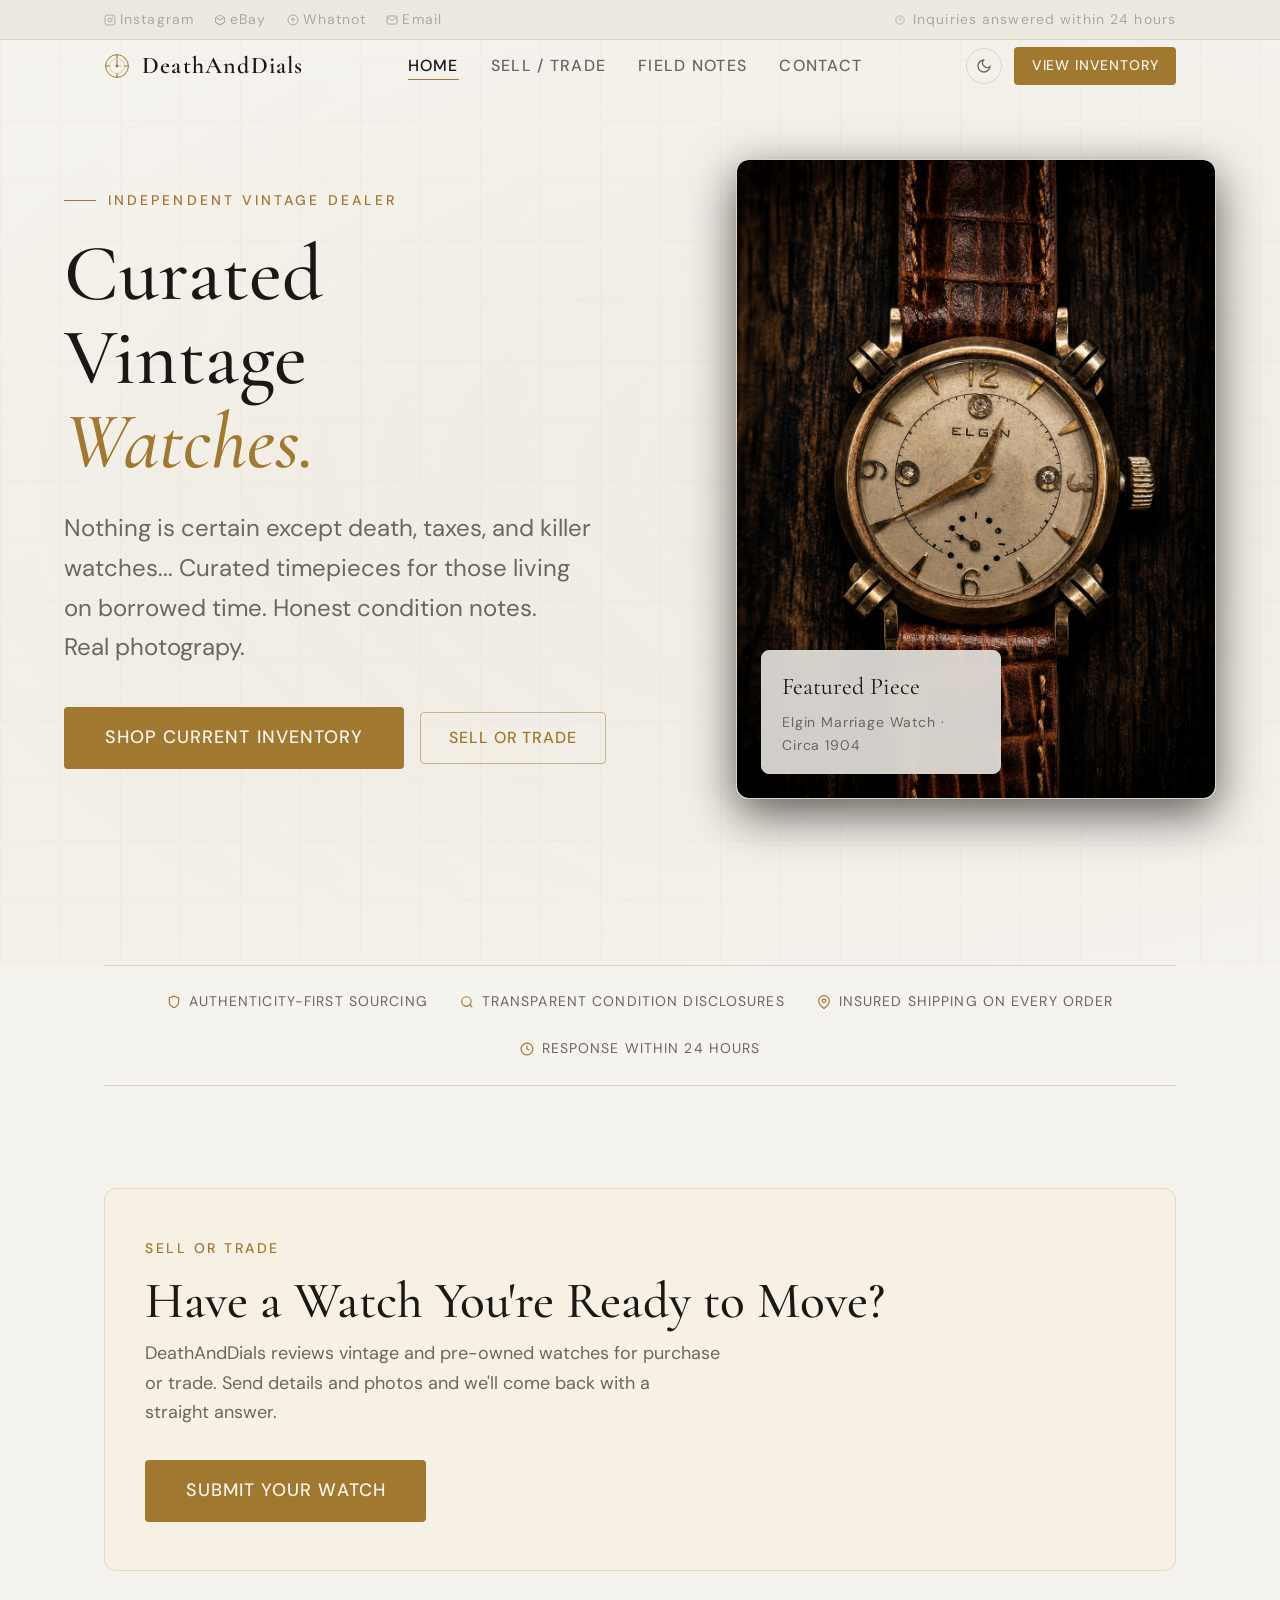
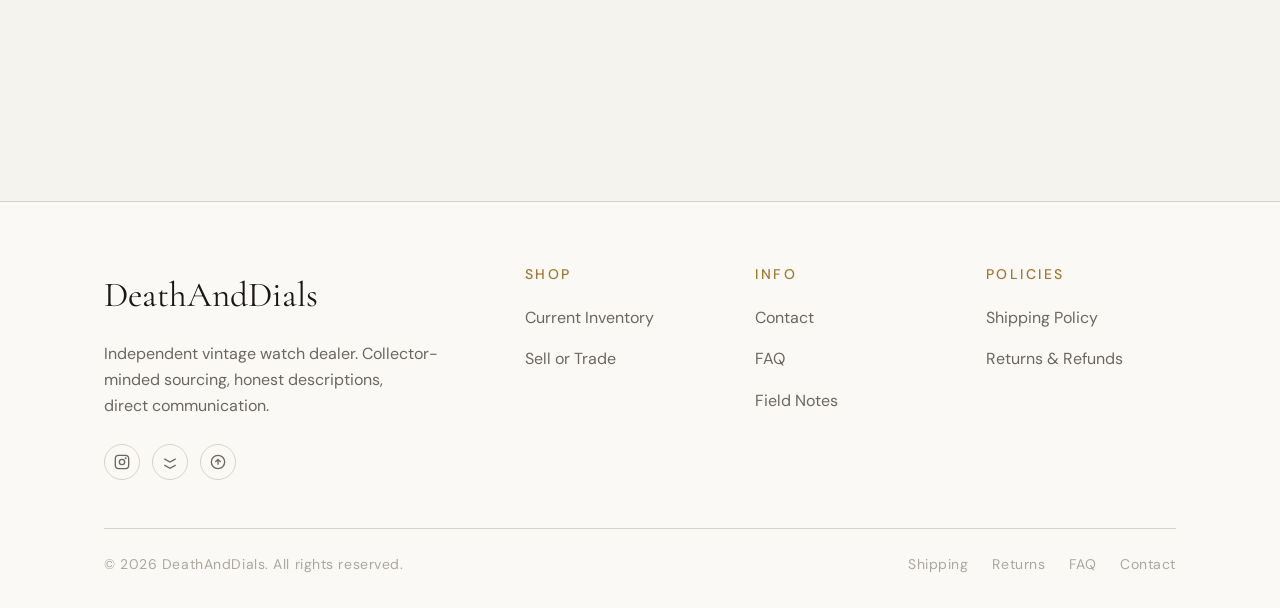
<file: index.html>
<!DOCTYPE html>
<html lang="en" data-theme="dark">
<head>
  <meta charset="UTF-8">
  <meta name="viewport" content="width=device-width, initial-scale=1.0">
  <title>DeathAndDials — Curated Vintage Watches</title>
  <meta name="description" content="Curated vintage and pre-owned watches for collectors who care about originality, honest condition reporting, and clear communication.">
  <link rel="preconnect" href="https://fonts.googleapis.com">
  <link rel="preconnect" href="https://fonts.gstatic.com" crossorigin>
  <link href="https://fonts.googleapis.com/css2?family=Cormorant+Garamond:ital,wght@0,400;0,500;0,600;1,400;1,500&family=DM+Sans:ital,opsz,wght@0,9..40,300;0,9..40,400;0,9..40,500;1,9..40,300&display=swap" rel="stylesheet">
  <link rel="stylesheet" href="css/tokens.css">
  <link rel="stylesheet" href="css/base.css">
  <link rel="stylesheet" href="css/nav.css">
  <link rel="stylesheet" href="css/animations.css">
  <link rel="icon" type="image/x-icon" href="favicon.ico">
  <link rel="icon" type="image/png" sizes="32x32" href="favicon-32x32.png">
  <link rel="icon" type="image/png" sizes="16x16" href="favicon-16x16.png">
  <link rel="apple-touch-icon" sizes="180x180" href="apple-touch-icon.png">
  <link rel="manifest" href="site.webmanifest">
  <style>
    /* ── Hero ──────────────────────────────────────────────── */
    .hero {
      min-height: 100svh;
      display: grid;
      grid-template-columns: 1fr 1fr;
      align-items: center;
      position: relative;
      overflow: hidden;
      padding-top: 95px;
    }
    .hero__bg {
      position: absolute; inset: 0; z-index: 0;
      background:
        radial-gradient(ellipse 80% 60% at 70% 50%, color-mix(in srgb, var(--color-gold) 6%, transparent), transparent),
        radial-gradient(ellipse 60% 80% at 10% 80%, color-mix(in srgb, var(--color-gold) 3%, transparent), transparent);
    }
    .hero__bg-grid {
      position: absolute; inset: 0; z-index: 0; opacity: 0.03;
      background-image: linear-gradient(var(--color-gold) 1px, transparent 1px),
                        linear-gradient(90deg, var(--color-gold) 1px, transparent 1px);
      background-size: 60px 60px;
    }
    .hero__content { position: relative; z-index: 1; padding: var(--space-16) 0; }
    .hero__eyebrow {
      font-size: var(--text-xs); letter-spacing: 0.22em; text-transform: uppercase;
      color: var(--color-gold); font-weight: 500; margin-bottom: var(--space-5);
      display: flex; align-items: center; gap: var(--space-3);
    }
    .hero__eyebrow::before {
      content: ''; display: block; width: 32px; height: 1px; background: var(--color-gold);
    }
    .hero__heading {
      font-family: var(--font-display);
      font-size: clamp(3rem, 1rem + 5vw, 6rem);
      font-weight: 500; line-height: 1.05;
      color: var(--color-text);
      margin-bottom: var(--space-6);
    }
    .hero__heading em { font-style: italic; color: var(--color-gold); }
    .hero__sub {
      font-size: var(--text-lg); color: var(--color-text-muted); line-height: 1.65;
      max-width: 46ch; margin-bottom: var(--space-10);
    }
    .hero__actions { display: flex; align-items: center; gap: var(--space-4); flex-wrap: wrap; }
    .hero__image {
      position: relative; z-index: 1;
      display: flex; align-items: center; justify-content: flex-end;
      padding: var(--space-16) 0;
    }
    .hero__watch-frame {
      position: relative; width: min(480px, 90%);
      aspect-ratio: 3/4;
      border-radius: var(--radius-xl);
      overflow: hidden;
      background: var(--color-surface);
      border: 1px solid var(--color-border);
      box-shadow: var(--shadow-lg), var(--shadow-gold);
    }
    .hero__watch-frame img {
      width: 100%; height: 100%; object-fit: cover;
    }
    .hero__watch-badge {
      position: absolute; bottom: var(--space-6); left: var(--space-6);
      background: color-mix(in srgb, var(--color-bg) 85%, transparent);
      backdrop-filter: blur(12px);
      border: 1px solid var(--color-border);
      border-radius: var(--radius-lg);
      padding: var(--space-4) var(--space-5);
      max-width: 240px;
    }
    .hero__watch-badge-name { font-family: var(--font-display); font-size: var(--text-lg); color: var(--color-text); }
    .hero__watch-badge-meta { font-size: var(--text-xs); color: var(--color-text-muted); margin-top: var(--space-1); letter-spacing: 0.06em; }
    .hero__watch-badge-price { font-family: var(--font-display); font-size: var(--text-xl); color: var(--color-gold); margin-top: var(--space-2); }
    /* Placeholder watch visual */
    .watch-placeholder {
      width: 100%; height: 100%;
      display: flex; align-items: center; justify-content: center;
      background: radial-gradient(ellipse at center, var(--color-surface-2) 0%, var(--color-surface) 100%);
    }
    .watch-placeholder svg { opacity: 0.15; }

    @media (max-width: 900px) {
      .hero { grid-template-columns: 1fr; min-height: auto; padding: calc(95px + var(--space-12)) 0 var(--space-16); }
      .hero__image { justify-content: center; padding: 0 0 var(--space-12); }
      .hero__watch-frame { width: min(340px, 80vw); }
    }

    /* ── Featured section ────────────────────────────────── */
    .section-intro { max-width: 56ch; }
    .section-header {
      display: flex; justify-content: space-between; align-items: flex-end;
      flex-wrap: wrap; gap: var(--space-4);
      margin-bottom: var(--space-10);
    }
    .section-header h2 { font-size: var(--text-2xl); }

    /* ── Why section ──────────────────────────────────────── */
    .why-grid { display: grid; grid-template-columns: repeat(3, 1fr); gap: var(--space-1); }
    .why-card {
      background: var(--color-surface); border: 1px solid var(--color-border);
      border-radius: var(--radius-xl); padding: var(--space-8);
      display: flex; flex-direction: column; gap: var(--space-4);
      transition: border-color var(--transition), transform var(--transition);
    }
    .why-card:hover { border-color: color-mix(in srgb, var(--color-gold) 30%, transparent); transform: translateY(-2px); }
    .why-card__num { font-family: var(--font-display); font-size: var(--text-3xl); color: color-mix(in srgb, var(--color-gold) 15%, transparent); line-height: 1; }
    .why-card__title { font-family: var(--font-display); font-size: var(--text-xl); color: var(--color-text); }
    .why-card__body { font-size: var(--text-base); color: var(--color-text-muted); line-height: 1.7; flex: 1; }
    @media (max-width: 768px) { .why-grid { grid-template-columns: 1fr; } }

    /* ── Platforms section ───────────────────────────────── */
    .platform-grid { display: grid; grid-template-columns: repeat(3,1fr); gap: var(--space-4); }
    .platform-card {
      background: var(--color-surface); border: 1px solid var(--color-border);
      border-radius: var(--radius-xl); padding: var(--space-8);
      text-align: center; display: flex; flex-direction: column;
      align-items: center; gap: var(--space-4);
      transition: border-color var(--transition), box-shadow var(--transition);
      text-decoration: none; color: inherit;
    }
    .platform-card:hover { border-color: color-mix(in srgb, var(--color-gold) 50%, transparent); box-shadow: var(--shadow-md); }
    .platform-card__icon { width: 48px; height: 48px; border-radius: var(--radius-full); background: var(--color-gold-bg); display: flex; align-items: center; justify-content: center; color: var(--color-gold); }
    .platform-card__name { font-family: var(--font-display); font-size: var(--text-lg); color: var(--color-text); }
    .platform-card__desc { font-size: var(--text-sm); color: var(--color-text-muted); line-height: 1.6; max-width: 22ch; }
    @media (max-width: 640px) { .platform-grid { grid-template-columns: 1fr; } }

    /* ── Founder section ──────────────────────────────────── */
    .founder-section {
      background: var(--color-surface);
      border: 1px solid var(--color-border);
      border-radius: var(--radius-xl);
      padding: clamp(var(--space-10), 6vw, var(--space-20));
      display: grid; grid-template-columns: 1fr 1fr; gap: var(--space-12); align-items: center;
    }
    .founder-section__quote {
      font-family: var(--font-display); font-style: italic;
      font-size: var(--text-2xl); color: var(--color-text);
      line-height: 1.25; position: relative; padding-left: var(--space-6);
    }
    .founder-section__quote::before {
      content: '"'; position: absolute; left: 0; top: -0.15em;
      font-size: 4em; color: var(--color-gold); opacity: 0.25; line-height: 1;
    }
    .founder-section__body { display: flex; flex-direction: column; gap: var(--space-5); }
    .founder-section__text { font-size: var(--text-base); color: var(--color-text-muted); line-height: 1.75; }
    @media (max-width: 768px) { .founder-section { grid-template-columns: 1fr; } }

    /* ── Sell CTA band ───────────────────────────────────── */
    .sell-band {
      background: var(--color-gold-bg);
      border: 1px solid color-mix(in srgb, var(--color-gold) 20%, transparent);
      border-radius: var(--radius-xl);
      padding: var(--space-12) var(--space-10);
      display: flex; justify-content: space-between; align-items: center;
      gap: var(--space-8); flex-wrap: wrap;
    }
    .sell-band__text h2 { font-size: var(--text-2xl); margin-bottom: var(--space-2); }
    .sell-band__text p  { font-size: var(--text-base); color: var(--color-text-muted); max-width: 50ch; }
  </style>
</head>
<body>

  <!-- ── Utility bar ──────────────────────────────────── -->
  <div class="util-bar">
    <div class="container util-bar__inner">
      <nav class="util-bar__links" aria-label="Marketplace links">
        <a href="https://instagram.com/deathanddials" target="_blank" rel="noopener">
          <svg width="12" height="12" viewBox="0 0 24 24" fill="none" stroke="currentColor" stroke-width="2"><rect x="2" y="2" width="20" height="20" rx="5"/><circle cx="12" cy="12" r="4"/><circle cx="17.5" cy="6.5" r="0.5" fill="currentColor"/></svg>
          Instagram
        </a>
        <a href="#" target="_blank" rel="noopener">
          <svg width="12" height="12" viewBox="0 0 24 24" fill="none" stroke="currentColor" stroke-width="2"><path d="M20.5 7.27L12 12 3.5 7.27M3.5 16.73L12 21.5l8.5-4.77M3 7.5v9a1 1 0 0 0 .5.87l8 4.5a1 1 0 0 0 1 0l8-4.5A1 1 0 0 0 21 16.5v-9a1 1 0 0 0-.5-.87l-8-4.5a1 1 0 0 0-1 0l-8 4.5A1 1 0 0 0 3 7.5z"/></svg>
          eBay
        </a>
        <a href="https://www.whatnot.com/user/deathanddials" target="_blank" rel="noopener">
          <svg width="12" height="12" viewBox="0 0 24 24" fill="none" stroke="currentColor" stroke-width="2"><circle cx="12" cy="12" r="10"/><path d="M8 12l4-4 4 4M12 8v8"/></svg>
          Whatnot
        </a>
        <a href="contact.html">
          <svg width="12" height="12" viewBox="0 0 24 24" fill="none" stroke="currentColor" stroke-width="2"><path d="M4 4h16c1.1 0 2 .9 2 2v12c0 1.1-.9 2-2 2H4c-1.1 0-2-.9-2-2V6c0-1.1.9-2 2-2z"/><polyline points="22,6 12,13 2,6"/></svg>
          Email
        </a>
      </nav>
      <span class="util-bar__note">
        <svg width="10" height="10" viewBox="0 0 24 24" fill="none" stroke="currentColor" stroke-width="2"><circle cx="12" cy="12" r="10"/><polyline points="12 6 12 12 16 14"/></svg>
        Inquiries answered within 24 hours
      </span>
    </div>
  </div>

  <!-- ── Site nav ─────────────────────────────────────── -->
  <header class="site-nav" role="banner">
    <div class="container site-nav__inner">
      <a href="index.html" class="site-nav__logo" aria-label="DeathAndDials home">
        <svg viewBox="0 0 32 32" fill="none" xmlns="http://www.w3.org/2000/svg" aria-hidden="true" width="26" height="26" style="color:var(--color-gold)">
          <circle cx="16" cy="16" r="14" stroke="currentColor" stroke-width="1.2"/>
          <circle cx="16" cy="16" r="9"  stroke="currentColor" stroke-width="0.8" opacity="0.4"/>
          <line x1="16" y1="2"  x2="16" y2="6.5" stroke="currentColor" stroke-width="1.5" stroke-linecap="round"/>
          <line x1="16" y1="25.5" x2="16" y2="30" stroke="currentColor" stroke-width="1.5" stroke-linecap="round"/>
          <line x1="2"  y1="16" x2="6.5" y2="16" stroke="currentColor" stroke-width="1.5" stroke-linecap="round"/>
          <line x1="25.5" y1="16" x2="30" y2="16" stroke="currentColor" stroke-width="1.5" stroke-linecap="round"/>
          <circle cx="16" cy="16" r="1.8" fill="currentColor"/>
          <line x1="16" y1="14.2" x2="16" y2="9" stroke="currentColor" stroke-width="1.3" stroke-linecap="round"/>
          <line x1="16" y1="16"   x2="20.5" y2="16" stroke="currentColor" stroke-width="1" stroke-linecap="round" opacity="0.6"/>
        </svg>
        <span class="site-nav__logo-text">DeathAndDials</span>
      </a>

      <ul class="site-nav__links" role="list">
        <li><a href="index.html" class="active">Home</a></li>
        <!-- <li><a href="https://ebay.com/usr/kvnx_vintage">Shop</a></li> -->
        <!-- <li><a href="inventory.html">Shop</a></li> -->
        <li><a href="sell-trade.html">Sell / Trade</a></li>
        <li><a href="blog.html">Field Notes</a></li>
        <li><a href="contact.html">Contact</a></li>
      </ul>

      <div class="site-nav__actions">
        <button class="theme-toggle" data-theme-toggle aria-label="Toggle theme">
          <svg width="16" height="16" viewBox="0 0 24 24" fill="none" stroke="currentColor" stroke-width="2"><path d="M21 12.79A9 9 0 1 1 11.21 3 7 7 0 0 0 21 12.79z"/></svg>
        </button>
        <a href="https://ebay.com/usr/kvnx_vintage" class="btn btn--primary btn--sm" target="_blank" rel="noopener">View Inventory</a>
        <button class="nav-hamburger" data-menu-open aria-label="Open menu">
          <svg width="18" height="18" viewBox="0 0 24 24" fill="none" stroke="currentColor" stroke-width="2"><line x1="3" y1="6" x2="21" y2="6"/><line x1="3" y1="12" x2="21" y2="12"/><line x1="3" y1="18" x2="21" y2="18"/></svg>
        </button>
      </div>
    </div>
  </header>

  <!-- ── Mobile menu ──────────────────────────────────── -->
  <div class="mobile-menu" role="dialog" aria-label="Navigation">
    <button class="mobile-menu__close" data-menu-close aria-label="Close menu">
      <svg width="20" height="20" viewBox="0 0 24 24" fill="none" stroke="currentColor" stroke-width="2"><line x1="18" y1="6" x2="6" y2="18"/><line x1="6" y1="6" x2="18" y2="18"/></svg>
    </button>
    <ul class="mobile-menu__links" role="list">
      <li><a href="index.html">Home</a></li>
      <li><a href="https://ebay.com/usr/kvnx_vintage" target="_blank" rel="noopener">Shop</a></li>
      <li><a href="sell-trade.html">Sell / Trade</a></li>
      <li><a href="blog.html">Field Notes</a></li>
      <li><a href="contact.html">Contact</a></li>
    </ul>
    <div class="mobile-menu__footer">
      <a href="https://instagram.com/deathanddials" class="btn btn--outline btn--sm" target="_blank">Instagram</a>
      <a href="https://ebay.com/usr/kvnx_vintage" class="btn btn--ghost btn--sm" target="_blank">eBay Store</a>
      <a href="https://www.whatnot.com/user/deathanddials" class="btn btn--ghost btn--sm" target="_blank">Whatnot</a>
    </div>
  </div>

  <main>

    <!-- ══════════════════════════════════════════════════
         HERO
    ═══════════════════════════════════════════════════ -->
    <section class="hero" aria-labelledby="hero-heading">
      <div class="hero__bg" aria-hidden="true"></div>
      <div class="hero__bg-grid" aria-hidden="true"></div>

      <div class="container" style="display:contents">
        <div class="hero__content" style="padding-left:clamp(var(--space-6),5vw,var(--space-16))">
          <p class="hero__eyebrow hero-animate-1">Independent Vintage Dealer</p>
          <h1 class="hero__heading hero-animate-2" id="hero-heading">
            Curated<br>
            Vintage<br>
            <em>Watches.</em>
          </h1>
          <p class="hero__sub hero-animate-3">
            Nothing is certain except death, taxes, and killer watches...
            Curated timepieces for those living on borrowed time.
            Honest condition notes. Real photograpy. 
            <!-- Every listing is described with the clarity collectors deserve before they commit. -->
          </p>
          <div class="hero__actions hero-animate-4">
            <a href="https://ebay.com/usr/kvnx_vintage" class="btn btn--primary btn--lg" target="_blank" rel="noopener">Shop Current Inventory</a>
            <a href="sell-trade.html" class="btn btn--outline">Sell or Trade</a>
          </div>
        </div>

        <div class="hero__image" style="padding-right:clamp(var(--space-6),5vw,var(--space-16))">
          <div class="hero__watch-frame hero-animate-2">
            <div class="watch-placeholder" style="overflow:hidden;border-radius:inherit;">
              <!-- PHOTO: replace featured.jpg with your image filename in the images/ folder -->
              <img
                src="images/featured.jpg"
                alt="Featured watch"
                style="width:100%;height:100%;object-fit:cover;display:block;"
                onerror="this.style.display='none';this.nextElementSibling.style.display='flex';"
              >
              <!-- Fallback SVG shown if image is missing -->
              <div style="display:none;width:100%;height:100%;align-items:center;justify-content:center;color:var(--color-gold);">
                <svg width="160" height="160" viewBox="0 0 160 160" fill="none" xmlns="http://www.w3.org/2000/svg" style="color:var(--color-gold)">
                  <circle cx="80" cy="80" r="72" stroke="currentColor" stroke-width="2"/>
                  <circle cx="80" cy="80" r="56" stroke="currentColor" stroke-width="1" opacity="0.5"/>
                  <circle cx="80" cy="80" r="40" stroke="currentColor" stroke-width="0.5" opacity="0.3"/>
                  <line x1="80" y1="10" x2="80" y2="22" stroke="currentColor" stroke-width="3" stroke-linecap="round"/>
                  <line x1="80" y1="138" x2="80" y2="150" stroke="currentColor" stroke-width="3" stroke-linecap="round"/>
                  <line x1="10" y1="80" x2="22" y2="80" stroke="currentColor" stroke-width="3" stroke-linecap="round"/>
                  <line x1="138" y1="80" x2="150" y2="80" stroke="currentColor" stroke-width="3" stroke-linecap="round"/>
                  <line x1="80" y1="80" x2="80" y2="36" stroke="currentColor" stroke-width="2.5" stroke-linecap="round"/>
                  <line x1="80" y1="80" x2="104" y2="90" stroke="currentColor" stroke-width="2" stroke-linecap="round" opacity="0.7"/>
                  <circle cx="80" cy="80" r="4" fill="currentColor"/>
                </svg>
              </div>
            </div>
            <div class="hero__watch-badge">
              <!-- UPDATE: change these three lines to match your featured watch -->
              <p class="hero__watch-badge-name">Featured Piece</p>
              <p class="hero__watch-badge-meta">Elgin Marriage Watch · Circa 1904</p>
              <!-- <p class="hero__watch-badge-price">$350</p> -->
            </div>
          </div>
        </div>
      </div>
    </section>

    <!-- ══════════════════════════════════════════════════
         TRUST STRIP
    ═══════════════════════════════════════════════════ -->
    <div class="container">
      <div class="trust-strip" data-reveal>
        <div class="trust-strip__item">
          <svg width="14" height="14" viewBox="0 0 24 24" fill="none" stroke="currentColor" stroke-width="2"><path d="M12 22s8-4 8-10V5l-8-3-8 3v7c0 6 8 10 8 10z"/></svg>
          Authenticity-first sourcing
        </div>
        <div class="trust-strip__item">
          <svg width="14" height="14" viewBox="0 0 24 24" fill="none" stroke="currentColor" stroke-width="2"><circle cx="11" cy="11" r="8"/><path d="M21 21l-4.35-4.35"/></svg>
          Transparent condition disclosures
        </div>
        <div class="trust-strip__item">
          <svg width="14" height="14" viewBox="0 0 24 24" fill="none" stroke="currentColor" stroke-width="2"><path d="M21 10c0 7-9 13-9 13s-9-6-9-13a9 9 0 0 1 18 0z"/><circle cx="12" cy="10" r="3"/></svg>
          Insured shipping on every order
        </div>
        <div class="trust-strip__item">
          <svg width="14" height="14" viewBox="0 0 24 24" fill="none" stroke="currentColor" stroke-width="2"><circle cx="12" cy="12" r="10"/><polyline points="12 6 12 12 16 14"/></svg>
          Response within 24 hours
        </div>
        <!-- <div class="trust-strip__item">
          <svg width="14" height="14" viewBox="0 0 24 24" fill="none" stroke="currentColor" stroke-width="2"><path d="M4 4h16c1.1 0 2 .9 2 2v12c0 1.1-.9 2-2 2H4c-1.1 0-2-.9-2-2V6c0-1.1.9-2 2-2z"/><polyline points="22,6 12,13 2,6"/></svg>
          Direct, no-form communication -->
        </div>
      </div>
    </div>



    <!-- ══════════════════════════════════════════════════
         SELL / TRADE BAND
    ═══════════════════════════════════════════════════ -->
    <section>
      <div class="container">
        <div class="sell-band" data-reveal>
          <div class="sell-band__text">
            <span class="eyebrow">Sell or Trade</span>
            <h2>Have a Watch You're Ready to Move?</h2>
            <p>DeathAndDials reviews vintage and pre-owned watches for purchase or trade. Send details and photos and we'll come back with a straight answer.</p>
          </div>
          <a href="sell-trade.html" class="btn btn--primary btn--lg" style="flex-shrink:0">Submit Your Watch</a>
        </div>
      </div>
    </section>

  </main>

  <!-- ── Footer ────────────────────────────────────────── -->
  <footer class="site-footer" role="contentinfo">
    <div class="container">
      <div class="site-footer__grid">
        <div class="site-footer__brand">
          <span class="site-footer__brand-name">DeathAndDials</span>
          <p class="site-footer__brand-desc">Independent vintage watch dealer. Collector-minded sourcing, honest descriptions, direct communication.</p>
          <nav class="site-footer__social" aria-label="Social links">
            <a href="https://instagram.com/deathanddials" target="_blank" rel="noopener" aria-label="Instagram">
              <svg width="16" height="16" viewBox="0 0 24 24" fill="none" stroke="currentColor" stroke-width="2"><rect x="2" y="2" width="20" height="20" rx="5"/><circle cx="12" cy="12" r="4"/><circle cx="17.5" cy="6.5" r="0.5" fill="currentColor"/></svg>
            </a>
            <a href="https://ebay.com/usr/kvnx_vintage" target="_blank" rel="noopener" aria-label="eBay store">
              <svg width="16" height="16" viewBox="0 0 24 24" fill="none" stroke="currentColor" stroke-width="2"><path d="M20.5 7.27L12 12 3.5 7.27M3.5 16.73L12 21.5l8.5-4.77"/></svg>
            </a>
            <a href="https://www.whatnot.com/user/deathanddials" target="_blank" rel="noopener" aria-label="Whatnot">
              <svg width="16" height="16" viewBox="0 0 24 24" fill="none" stroke="currentColor" stroke-width="2"><circle cx="12" cy="12" r="10"/><path d="M8 12l4-4 4 4M12 8v8"/></svg>
            </a>
          </nav>
        </div>
        <div class="site-footer__col">
          <h4>Shop</h4>
          <ul role="list">
            <li><a href="https://ebay.com/usr/kvnx_vintage" target="_blank" rel="noopener">Current Inventory</a></li>
            <!-- <li><a href="https://ebay.com/usr/kvnx_vintage" target="_blank" rel="noopener">New Arrivals</a></li> -->
            <li><a href="sell-trade.html">Sell or Trade</a></li>
          </ul>
        </div>
        <div class="site-footer__col">
          <h4>Info</h4>
          <ul role="list">
              <li><a href="contact.html">Contact</a></li>
            <li><a href="faq.html">FAQ</a></li>
            <li><a href="blog.html">Field Notes</a></li>
          </ul>
        </div>
        <div class="site-footer__col">
          <h4>Policies</h4>
          <ul role="list">
            <li><a href="shipping.html">Shipping Policy</a></li>
            <li><a href="returns.html">Returns &amp; Refunds</a></li>
          </ul>
        </div>
      </div>
      <div class="site-footer__bottom">
        <span>© 2026 DeathAndDials. All rights reserved.</span>
        <nav class="site-footer__bottom-links" aria-label="Legal links">
          <a href="shipping.html">Shipping</a>
          <a href="returns.html">Returns</a>
          <a href="faq.html">FAQ</a>
          <a href="contact.html">Contact</a>
        </nav>
      </div>
    </div>
  </footer>

  <script src="js/main.js"></script>
<script data-pplx-inline-edit>
(function () {
  if (window === window.top) return;

  const allowedParentOrigins = ["https://www.perplexity.ai","https://perplexity.ai","https://testing.perplexity.ai","https://staging.perplexity.ai","https://*.preview.i.perplexity.ai","http://localhost:3000","http://127.0.0.1:3000","http://localhost:5173","http://127.0.0.1:5173"];
  const MAX_FONT_BYTES = 500 * 1024;
  const MAX_TOTAL_FONT_BYTES = 2 * 1024 * 1024;
  let scrollForwarding = false;
  let scrollRaf = 0;
  let trustedTopOrigin = null;

  // Allow entries like "https://*.preview.i.perplexity.ai" — the wildcard
  // matches a single DNS label (no dots), so "https://*.foo" cannot stretch
  // across multiple labels.
  function matchesAllowedOrigin(origin) {
    if (!origin) return false;
    for (const entry of allowedParentOrigins) {
      if (!entry.includes("*")) {
        if (entry === origin) return true;
        continue;
      }
      const pattern = new RegExp(
        "^" +
          entry.replace(/[.+?^${}()|[\]\\]/g, "\\$&").replace(/\*/g, "[^.]+") +
          "$",
      );
      if (pattern.test(origin)) return true;
    }
    return false;
  }

  // Trust decision: when the sender is same-origin-visible (event.origin is a
  // real origin like https://www.perplexity.ai) we trust event.origin directly.
  // When event.origin is "null" (opaque broker srcdoc), we fall back to the
  // broker's stamped `parentOrigin` to identify the top window. The fallback
  // is claim-only — we rely on the browser's native `targetOrigin` enforcement
  // on the response path (see postToTrustedTop) to ensure replies can't be
  // delivered to anyone but the actual top window of that claimed origin.
  function getTrustedParentOrigin(event) {
    const forwardedParentOrigin =
      typeof event.data.parentOrigin === "string" ? event.data.parentOrigin : null;
    const parentOrigin = event.origin === "null" ? forwardedParentOrigin : event.origin;
    return matchesAllowedOrigin(parentOrigin) ? parentOrigin : null;
  }

  // All responses go to window.top with targetOrigin = the allowlisted origin.
  // An attacker that iframes us inside their own null-origin broker can claim
  // any parentOrigin they like, but the browser will drop the reply whenever
  // the real top's origin doesn't match — so the screenshot never leaves.
  function postToTrustedTop(message) {
    if (!trustedTopOrigin) return;
    try {
      window.top.postMessage(message, trustedTopOrigin);
    } catch (_error) {}
  }

  function inlineAll(original, clone) {
    if (original.nodeType !== 1 || clone.nodeType !== 1) return;

    try {
      const computedStyle = getComputedStyle(original);
      // cssText on a computed style is the serialized declaration in modern
      // Chromium/Safari — a single read beats enumerating ~400 longhand
      // properties. Firefox returns "" here, so we fall back on empty.
      const serialized = computedStyle.cssText;
      if (serialized) {
        clone.style.cssText = serialized;
      } else {
        const parts = new Array(computedStyle.length);
        for (let index = 0; index < computedStyle.length; index += 1) {
          const property = computedStyle[index];
          parts[index] = `${property}:${computedStyle.getPropertyValue(property)};`;
        }
        clone.style.cssText = parts.join("");
      }
    } catch (_error) {}

    const originalChildren = original.children;
    const clonedChildren = clone.children;
    for (
      let index = 0;
      index < originalChildren.length && index < clonedChildren.length;
      index += 1
    ) {
      inlineAll(originalChildren[index], clonedChildren[index]);
    }
  }

  function extractFontUrl(srcValue) {
    const matches = [
      ...srcValue.matchAll(
        /url\(["']?([^"')]+)["']?\)(?:\s*format\(["']?([^"')]+)["']?\))?/gi,
      ),
    ];
    if (matches.length === 0) return null;
    const woff2 = matches.find((m) => m[2] && m[2].toLowerCase().includes("woff2"));
    if (woff2) return woff2[1];
    const woff = matches.find((m) => m[2] && m[2].toLowerCase().includes("woff"));
    if (woff) return woff[1];
    return matches[0][1];
  }

  // Cache resolved font URL -> data URI across captures. Fonts on a page
  // essentially never change, and a batch run emits multiple captures back to
  // back — without this we'd refetch + re-base64 every time.
  const fontDataUriCache = new Map();
  const SRC_DECLARATION_RE = /src\s*:\s*[^;}]+/i;

  async function fetchAsDataUri(url) {
    if (fontDataUriCache.has(url)) return fontDataUriCache.get(url);
    let dataUri = null;
    try {
      const response = await fetch(url, { mode: "cors", credentials: "omit" });
      if (response.ok) {
        const blob = await response.blob();
        if (blob.size <= MAX_FONT_BYTES) {
          dataUri = await new Promise((resolve) => {
            const reader = new FileReader();
            reader.onloadend = () =>
              resolve(typeof reader.result === "string" ? reader.result : null);
            reader.onerror = () => resolve(null);
            reader.readAsDataURL(blob);
          });
        }
      }
    } catch (_error) {
      dataUri = null;
    }
    fontDataUriCache.set(url, dataUri);
    return dataUri;
  }

  function collectFontFaceRuleTexts() {
    const rules = [];
    for (const sheet of document.styleSheets) {
      let cssRules;
      try {
        cssRules = sheet.cssRules;
      } catch (_error) {
        continue;
      }
      if (!cssRules) continue;
      for (const rule of cssRules) {
        const cssText = rule.cssText || "";
        if (cssText.startsWith("@font-face")) rules.push(cssText);
      }
    }
    return rules;
  }

  async function buildInlinedFontCss() {
    const ruleTexts = collectFontFaceRuleTexts();
    if (ruleTexts.length === 0) return null;

    const resolved = ruleTexts.map((cssText) => {
      if (!SRC_DECLARATION_RE.test(cssText)) return null;
      const srcMatch = cssText.match(/src\s*:\s*([^;}]+)[;}]/i);
      if (!srcMatch) return null;
      const url = extractFontUrl(srcMatch[1]);
      if (!url) return null;
      try {
        return { cssText, url: new URL(url, document.baseURI).href };
      } catch (_error) {
        return null;
      }
    });

    const dataUris = await Promise.all(
      resolved.map((entry) => (entry ? fetchAsDataUri(entry.url) : Promise.resolve(null))),
    );

    const inlined = [];
    let totalBytes = 0;
    for (let index = 0; index < resolved.length; index += 1) {
      const entry = resolved[index];
      const dataUri = dataUris[index];
      if (!entry || !dataUri) continue;
      const approxBytes = dataUri.length * 0.75;
      if (totalBytes + approxBytes > MAX_TOTAL_FONT_BYTES) break;
      totalBytes += approxBytes;
      inlined.push(entry.cssText.replace(SRC_DECLARATION_RE, `src: url("${dataUri}")`));
    }
    return inlined.length > 0 ? inlined.join("\n") : null;
  }

  function stripExternal(clone) {
    const images = clone.querySelectorAll("img");
    for (let index = 0; index < images.length; index += 1) {
      const src = images[index].getAttribute("src");
      if (src && !src.startsWith("data:")) images[index].removeAttribute("src");
    }

    const elements = clone.querySelectorAll("*");
    for (let index = 0; index < elements.length; index += 1) {
      const style = elements[index].style.cssText;
      if (style && style.includes("url(")) {
        elements[index].style.cssText = style.replace(
          /url\(["']?(?!data:)[^)"']*["']?\)/gi,
          "none",
        );
      }
    }
  }

  function emitScroll() {
    scrollRaf = 0;
    if (!scrollForwarding) return;
    postToTrustedTop({
      type: "INLINE_EDIT_SCROLL",
      scrollX: window.scrollX,
      scrollY: window.scrollY,
    });
  }

  window.addEventListener(
    "scroll",
    function () {
      if (!scrollForwarding || scrollRaf) return;
      scrollRaf = requestAnimationFrame(emitScroll);
    },
    { passive: true, capture: true },
  );

  async function handleCaptureRequest(event) {
    const requestId = event.data.requestId;
    const scrollX = window.scrollX;
    const scrollY = window.scrollY;
    const width = window.innerWidth;
    const height = window.innerHeight;

    function postResult(dataUrl) {
      postToTrustedTop({
        type: "INLINE_EDIT_SCREENSHOT_RESULT",
        requestId,
        dataUrl,
        scrollX,
        scrollY,
      });
    }

    try {
      // Wait for any pending web fonts to resolve so both inline metrics and
      // the @font-face inlining below see the same loaded faces.
      if (document.fonts && document.fonts.ready) {
        try {
          await document.fonts.ready;
        } catch (_error) {}
      }

      const clone = document.documentElement.cloneNode(true);
      inlineAll(document.documentElement, clone);

      const removedNodes = clone.querySelectorAll("script,link[rel=\"stylesheet\"],style");
      for (let index = 0; index < removedNodes.length; index += 1) {
        removedNodes[index].remove();
      }

      stripExternal(clone);

      // Re-embed web fonts as data-URI @font-face rules so the SVG rasterizer
      // can resolve them — external font URLs aren't fetched during
      // foreignObject rendering, which would otherwise force a fallback face
      // and change text metrics.
      const inlinedFontCss = await buildInlinedFontCss();
      if (inlinedFontCss) {
        const styleEl = document.createElement("style");
        styleEl.textContent = inlinedFontCss;
        const head = clone.querySelector("head");
        if (head) head.appendChild(styleEl);
        else clone.insertBefore(styleEl, clone.firstChild);
      }

      const html = new XMLSerializer().serializeToString(clone);
      const svg =
        `<svg xmlns="http://www.w3.org/2000/svg" width="${width}" height="${height}">` +
        '<foreignObject width="100%" height="100%">' +
        `<div xmlns="http://www.w3.org/1999/xhtml" style="width:${width}px;height:${height}px;overflow:hidden">` +
        `<div style="position:relative;left:-${scrollX}px;top:-${scrollY}px">` +
        html +
        "</div></div></foreignObject></svg>";
      const svgUrl = `data:image/svg+xml;charset=utf-8,${encodeURIComponent(svg)}`;
      const image = new Image();
      image.onload = function () {
        const canvas = document.createElement("canvas");
        canvas.width = width;
        canvas.height = height;
        canvas.getContext("2d").drawImage(image, 0, 0);
        postResult(canvas.toDataURL("image/png"));
      };
      image.onerror = function () {
        postResult(null);
      };
      image.src = svgUrl;
    } catch (_error) {
      postResult(null);
    }
  }

  window.addEventListener("message", function (event) {
    if (!event.data) return;
    // Only accept messages from the direct parent frame. Blocks sibling /
    // unrelated-window postMessage senders that could otherwise reach us.
    if (event.source !== window.parent) return;

    const trustedParentOrigin = getTrustedParentOrigin(event);
    if (!trustedParentOrigin) return;
    trustedTopOrigin = trustedParentOrigin;

    if (event.data.type === "INLINE_EDIT_SCROLL_START") {
      scrollForwarding = true;
      emitScroll();
      return;
    }

    if (event.data.type === "INLINE_EDIT_SCROLL_STOP") {
      scrollForwarding = false;
      if (scrollRaf) cancelAnimationFrame(scrollRaf);
      scrollRaf = 0;
      return;
    }

    if (event.data.type !== "INLINE_EDIT_CAPTURE_REQUEST") return;

    handleCaptureRequest(event);
  });
})();


</script></body>
</html>
</file>
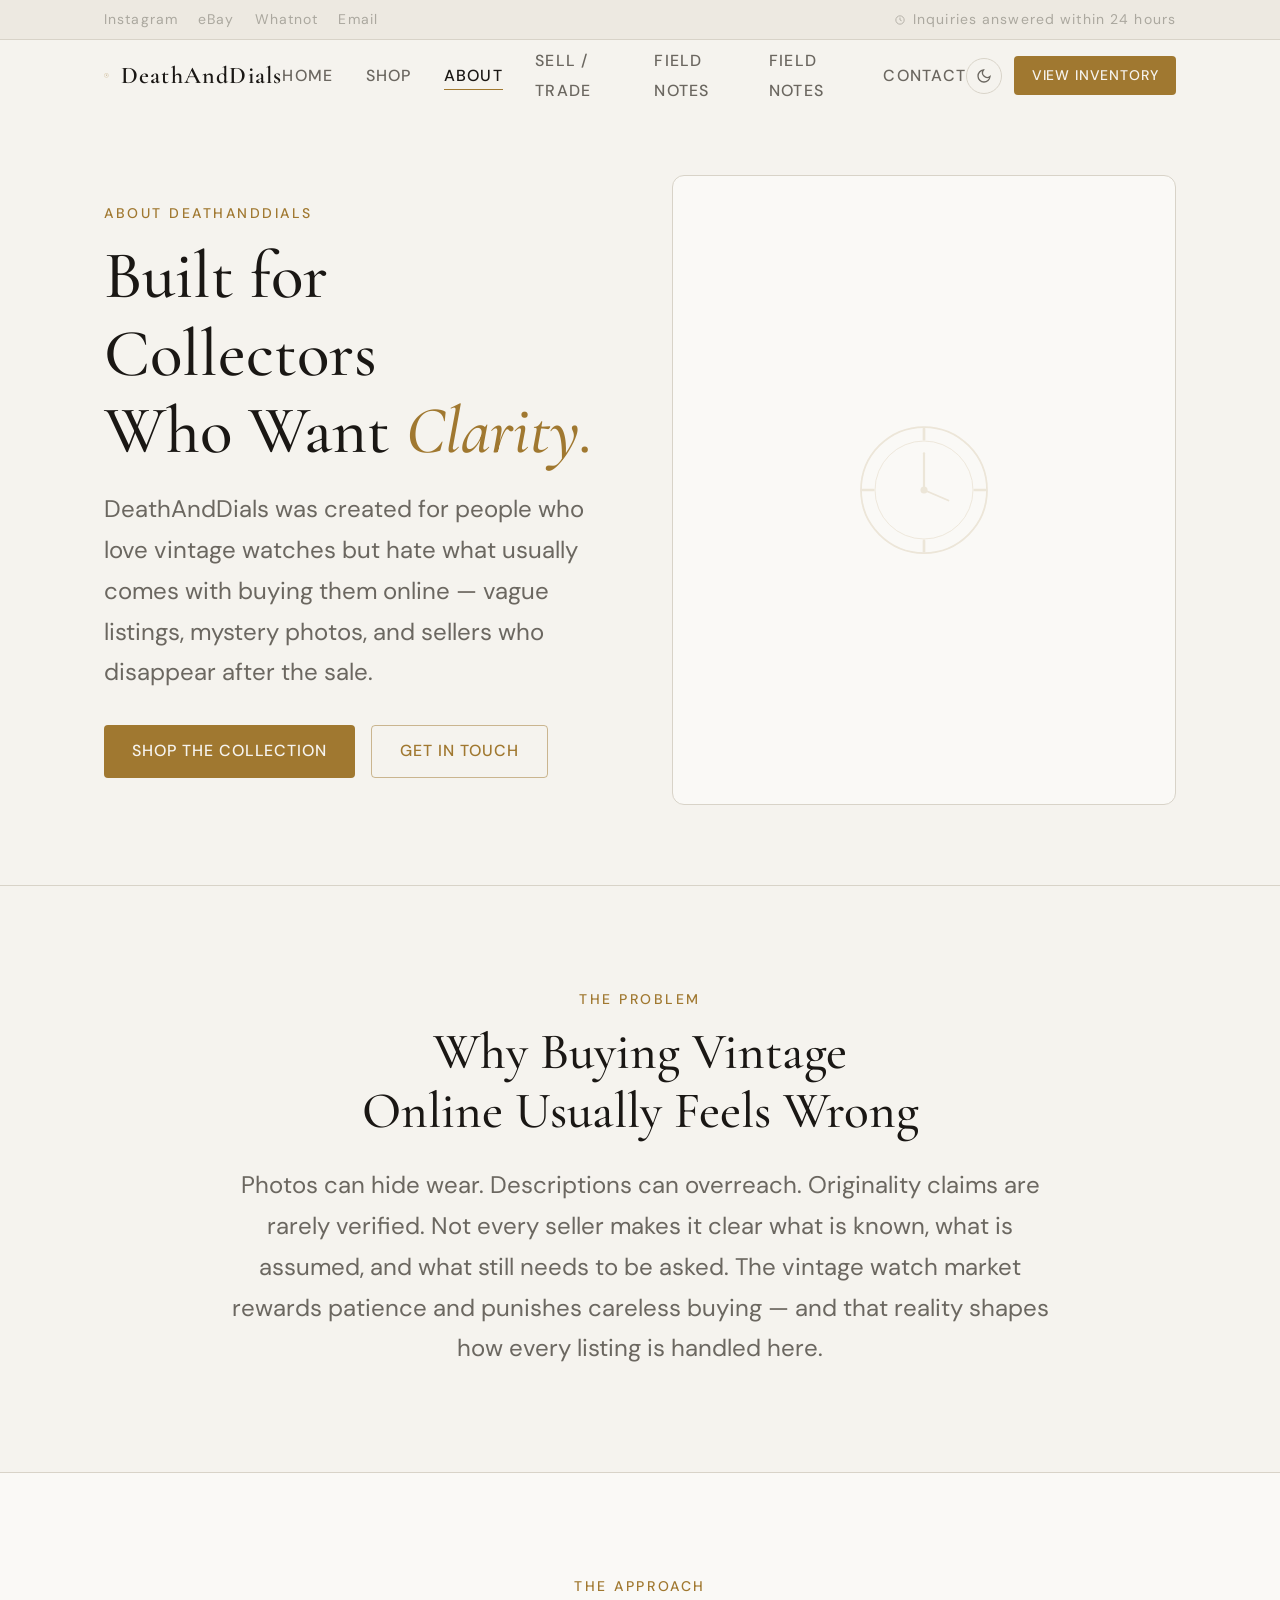
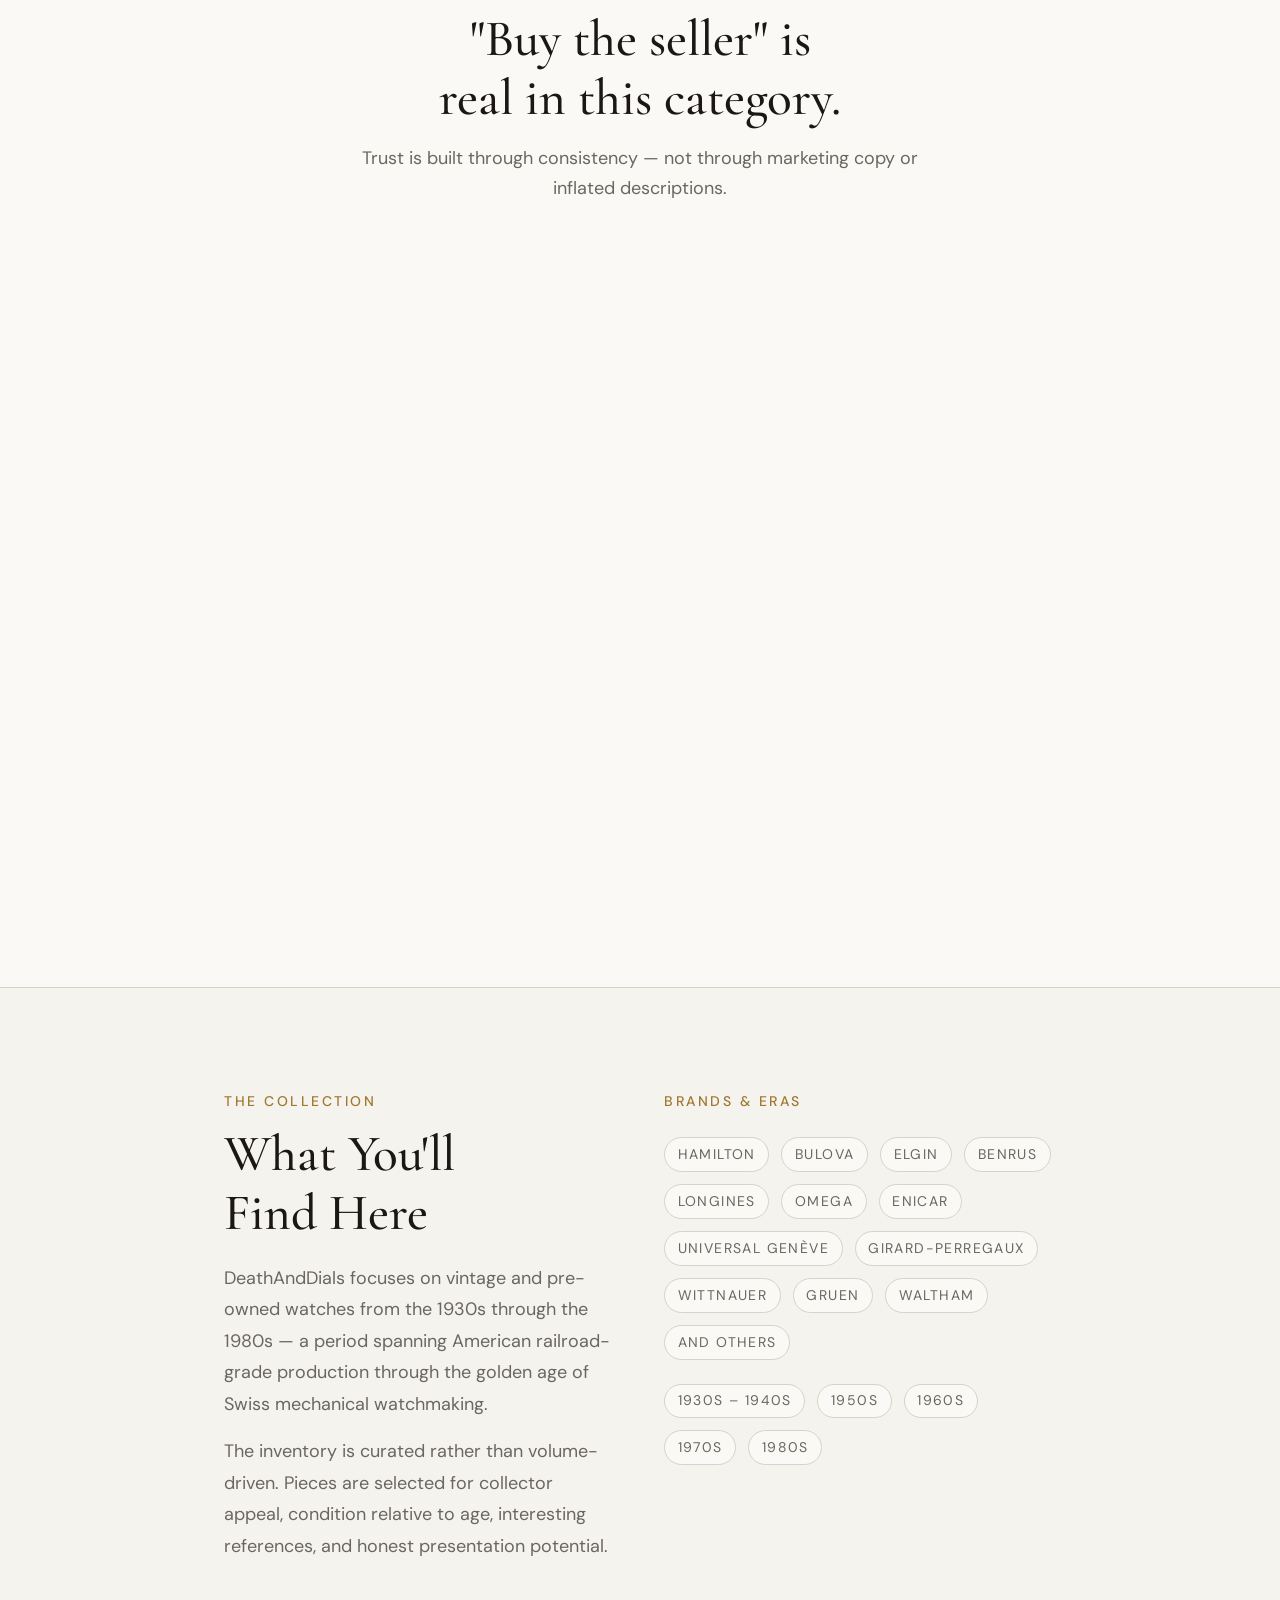
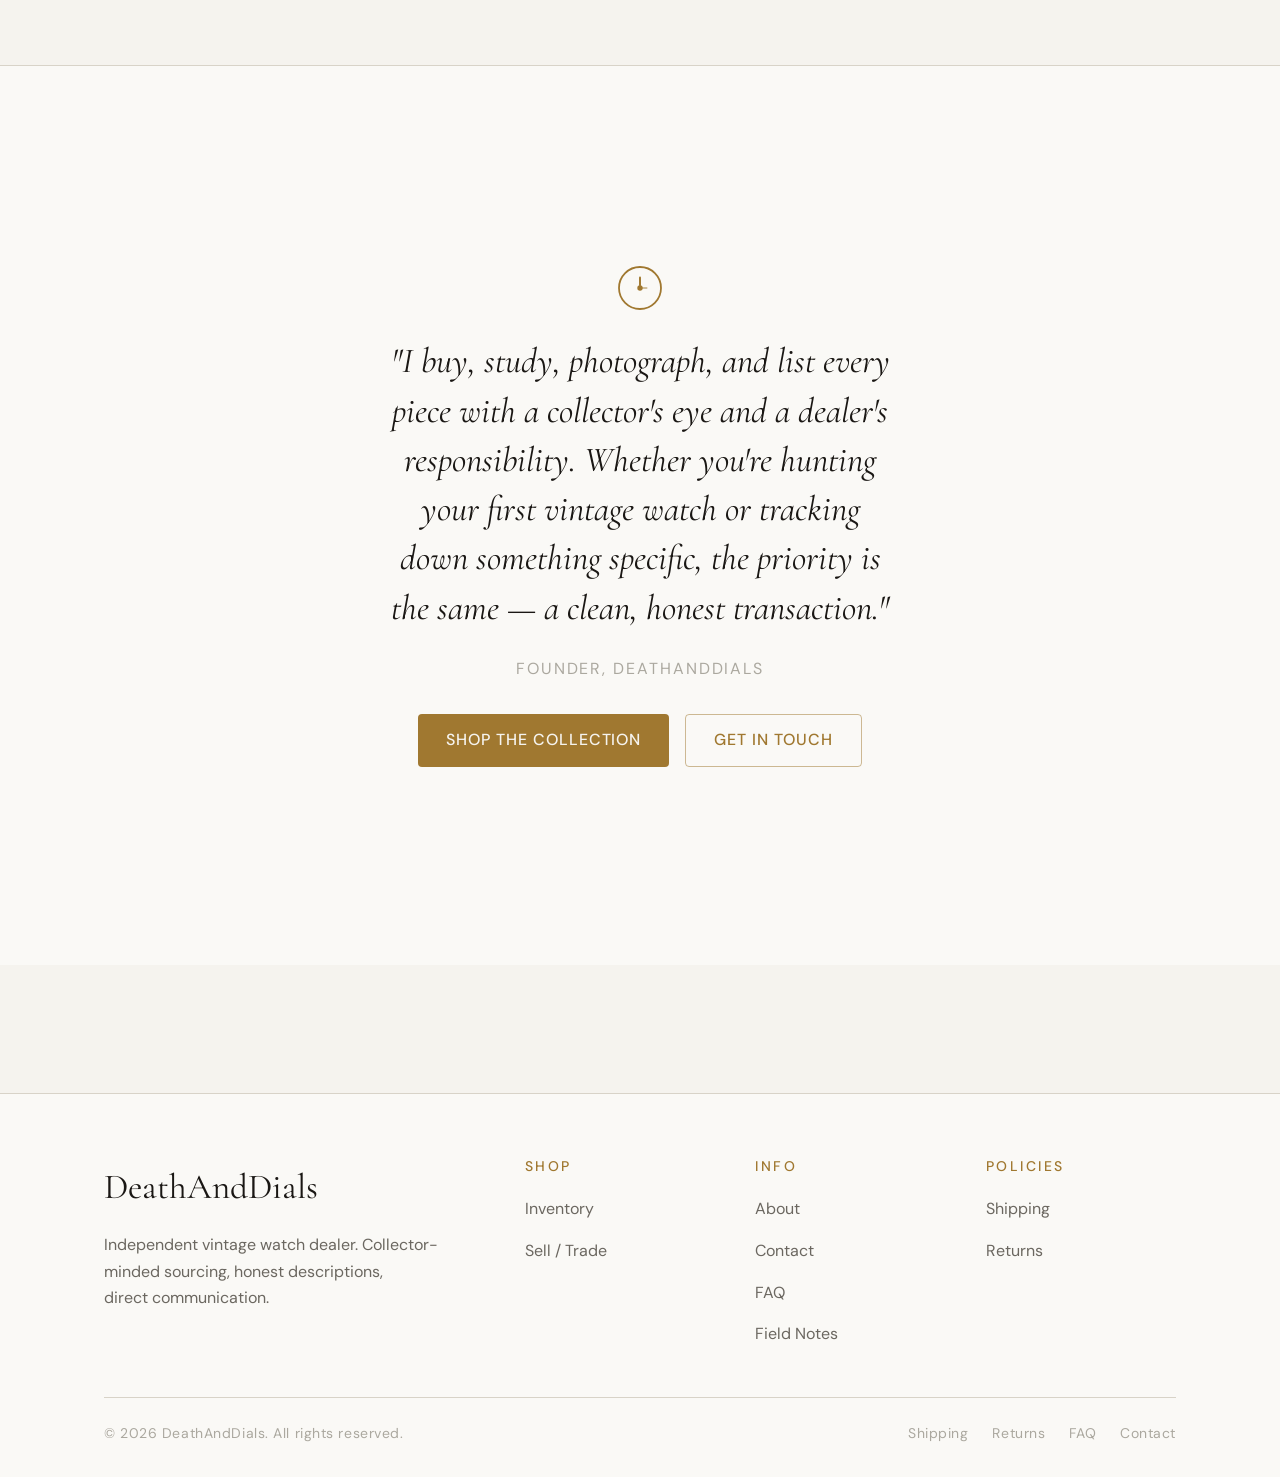
<file: about.html>
<!DOCTYPE html>
<html lang="en" data-theme="dark">
<head>
  <meta charset="UTF-8"><meta name="viewport" content="width=device-width, initial-scale=1.0">
  <title>About — DeathAndDials</title>
  <meta name="description" content="DeathAndDials is an independent vintage watch dealer built for collectors who want clarity, honest descriptions, and direct communication.">
  <link rel="preconnect" href="https://fonts.googleapis.com"><link rel="preconnect" href="https://fonts.gstatic.com" crossorigin>
  <link href="https://fonts.googleapis.com/css2?family=Cormorant+Garamond:ital,wght@0,400;0,500;0,600;1,400;1,500&family=DM+Sans:ital,opsz,wght@0,9..40,300;0,9..40,400;0,9..40,500;1,9..40,300&display=swap" rel="stylesheet">
  <link rel="stylesheet" href="css/tokens.css"><link rel="stylesheet" href="css/base.css"><link rel="stylesheet" href="css/nav.css"><link rel="stylesheet" href="css/animations.css">
  <link rel="icon" type="image/x-icon" href="favicon.ico">
  <link rel="icon" type="image/png" sizes="32x32" href="favicon-32x32.png">
  <link rel="icon" type="image/png" sizes="16x16" href="favicon-16x16.png">
  <link rel="apple-touch-icon" sizes="180x180" href="apple-touch-icon.png">
  <link rel="manifest" href="site.webmanifest">
  <style>
    .about-hero { padding-top:calc(95px + var(--space-20)); padding-bottom:var(--space-20); border-bottom:1px solid var(--color-border); }
    .about-hero__inner { display:grid; grid-template-columns:1fr 1fr; gap:var(--space-16); align-items:center; }
    .about-hero__heading { font-size:var(--text-3xl); color:var(--color-text); }
    .about-hero__heading em { font-style:italic; color:var(--color-gold); }
    .about-hero__sub { font-size:var(--text-lg); color:var(--color-text-muted); line-height:1.7; margin-top:var(--space-5); max-width:52ch; }
    .about-visual { background:var(--color-surface); border:1px solid var(--color-border); border-radius:var(--radius-xl); aspect-ratio:4/5; display:flex; align-items:center; justify-content:center; }
    @media(max-width:768px){.about-hero__inner{grid-template-columns:1fr}.about-visual{display:none}}
    .approach-grid { display:grid; grid-template-columns:repeat(auto-fit,minmax(min(100%,300px),1fr)); gap:var(--space-1); }
    .approach-card { padding:var(--space-8); border:1px solid var(--color-border); border-radius:var(--radius-xl); background:var(--color-surface); }
    .approach-card__icon { width:40px; height:40px; border-radius:var(--radius-md); background:var(--color-gold-bg); display:flex; align-items:center; justify-content:center; color:var(--color-gold); margin-bottom:var(--space-4); }
    .approach-card h3 { font-family:var(--font-display); font-size:var(--text-lg); margin-bottom:var(--space-3); }
    .approach-card p { font-size:var(--text-base); color:var(--color-text-muted); line-height:1.7; }
    .brands-strip { display:flex; flex-wrap:wrap; gap:var(--space-3); margin-top:var(--space-6); }
    .brand-chip { font-size:var(--text-xs); letter-spacing:0.1em; text-transform:uppercase; color:var(--color-text-muted); padding:0.35em 0.9em; border:1px solid var(--color-border); border-radius:var(--radius-full); background:var(--color-surface); }
    .cta-section { text-align:center; padding:var(--space-24) 0; }
    .cta-section h2 { font-size:var(--text-2xl); margin-bottom:var(--space-4); }
    .cta-section p { color:var(--color-text-muted); max-width:48ch; margin:0 auto var(--space-8); font-size:var(--text-lg); }
    .cta-section__btns { display:flex; gap:var(--space-4); justify-content:center; flex-wrap:wrap; }
  </style>
</head>
<body>
  <div class="util-bar"><div class="container util-bar__inner"><nav class="util-bar__links"><a href="https://instagram.com/deathanddials" target="_blank" rel="noopener">Instagram</a><a href="https://www.ebay.com/usr/kvnx_vintage" target="_blank">eBay</a><a href="https://www.whatnot.com/user/deathanddials" target="_blank">Whatnot</a><a href="contact.html">Email</a></nav><span class="util-bar__note"><svg width="10" height="10" viewBox="0 0 24 24" fill="none" stroke="currentColor" stroke-width="2"><circle cx="12" cy="12" r="10"/><polyline points="12 6 12 12 16 14"/></svg> Inquiries answered within 24 hours</span></div></div>
  <header class="site-nav"><div class="container site-nav__inner"><a href="index.html" class="site-nav__logo"><svg viewBox="0 0 32 32" fill="none" width="26" height="26" style="color:var(--color-gold)"><circle cx="16" cy="16" r="14" stroke="currentColor" stroke-width="1.2"/><circle cx="16" cy="16" r="1.8" fill="currentColor"/><line x1="16" y1="14.2" x2="16" y2="9" stroke="currentColor" stroke-width="1.3" stroke-linecap="round"/><line x1="16" y1="16" x2="20.5" y2="16" stroke="currentColor" stroke-width="1" stroke-linecap="round" opacity="0.6"/></svg><span class="site-nav__logo-text">DeathAndDials</span></a><ul class="site-nav__links"><li><a href="index.html">Home</a></li><li><a href="inventory.html">Shop</a></li><li><a href="about.html" class="active">About</a></li><li><a href="sell-trade.html">Sell / Trade</a></li><li><a href="blog.html">Field Notes</a></li><li><a href="blog.html">Field Notes</a></li><li><a href="contact.html">Contact</a></li></ul><div class="site-nav__actions"><button class="theme-toggle" data-theme-toggle aria-label="Toggle theme"><svg width="16" height="16" viewBox="0 0 24 24" fill="none" stroke="currentColor" stroke-width="2"><path d="M21 12.79A9 9 0 1 1 11.21 3 7 7 0 0 0 21 12.79z"/></svg></button><a href="inventory.html" class="btn btn--primary btn--sm">View Inventory</a><button class="nav-hamburger" data-menu-open aria-label="Open menu"><svg width="18" height="18" viewBox="0 0 24 24" fill="none" stroke="currentColor" stroke-width="2"><line x1="3" y1="6" x2="21" y2="6"/><line x1="3" y1="12" x2="21" y2="12"/><line x1="3" y1="18" x2="21" y2="18"/></svg></button></div></div></header>
  <div class="mobile-menu"><button class="mobile-menu__close" data-menu-close><svg width="20" height="20" viewBox="0 0 24 24" fill="none" stroke="currentColor" stroke-width="2"><line x1="18" y1="6" x2="6" y2="18"/><line x1="6" y1="6" x2="18" y2="18"/></svg></button><ul class="mobile-menu__links"><li><a href="index.html">Home</a></li><li><a href="inventory.html">Shop</a></li><li><a href="about.html">About</a></li><li><a href="sell-trade.html">Sell / Trade</a></li><li><a href="contact.html">Contact</a></li></ul><div class="mobile-menu__footer"><a href="https://instagram.com/deathanddials" class="btn btn--outline btn--sm" target="_blank">Instagram</a></div></div>

  <main>
    <!-- Hero -->
    <section class="about-hero">
      <div class="container">
        <div class="about-hero__inner">
          <div>
            <span class="eyebrow hero-animate-1">About DeathAndDials</span>
            <h1 class="about-hero__heading hero-animate-2">Built for Collectors<br>Who Want <em>Clarity.</em></h1>
            <p class="about-hero__sub hero-animate-3">DeathAndDials was created for people who love vintage watches but hate what usually comes with buying them online — vague listings, mystery photos, and sellers who disappear after the sale.</p>
            <div style="display:flex;gap:var(--space-4);margin-top:var(--space-8);flex-wrap:wrap" class="hero-animate-4">
              <a href="inventory.html" class="btn btn--primary">Shop the Collection</a>
              <a href="contact.html" class="btn btn--outline">Get in Touch</a>
            </div>
          </div>
          <div class="about-visual">
            <svg width="140" height="140" viewBox="0 0 160 160" fill="none" style="color:var(--color-gold);opacity:0.15"><circle cx="80" cy="80" r="72" stroke="currentColor" stroke-width="2"/><circle cx="80" cy="80" r="56" stroke="currentColor" stroke-width="1"/><circle cx="80" cy="80" r="4" fill="currentColor"/><line x1="80" y1="76" x2="80" y2="38" stroke="currentColor" stroke-width="2.5" stroke-linecap="round"/><line x1="80" y1="80" x2="108" y2="92" stroke="currentColor" stroke-width="2" stroke-linecap="round"/><line x1="80" y1="10" x2="80" y2="22" stroke="currentColor" stroke-width="3" stroke-linecap="round"/><line x1="80" y1="138" x2="80" y2="150" stroke="currentColor" stroke-width="3" stroke-linecap="round"/><line x1="10" y1="80" x2="22" y2="80" stroke="currentColor" stroke-width="3" stroke-linecap="round"/><line x1="138" y1="80" x2="150" y2="80" stroke="currentColor" stroke-width="3" stroke-linecap="round"/></svg>
          </div>
        </div>
      </div>
    </section>

    <!-- The problem -->
    <section>
      <div class="container container--default">
        <div style="max-width:70ch;margin:0 auto;text-align:center" data-reveal>
          <span class="eyebrow">The Problem</span>
          <h2 style="font-size:var(--text-2xl);margin-bottom:var(--space-6)">Why Buying Vintage Online Usually Feels Wrong</h2>
          <p style="font-size:var(--text-lg);color:var(--color-text-muted);line-height:1.7">Photos can hide wear. Descriptions can overreach. Originality claims are rarely verified. Not every seller makes it clear what is known, what is assumed, and what still needs to be asked. The vintage watch market rewards patience and punishes careless buying — and that reality shapes how every listing is handled here.</p>
        </div>
      </div>
    </section>

    <!-- The approach -->
    <section style="background:var(--color-surface);border-top:1px solid var(--color-border);border-bottom:1px solid var(--color-border)">
      <div class="container">
        <div style="text-align:center;max-width:52ch;margin-inline:auto;margin-bottom:var(--space-12)" data-reveal>
          <span class="eyebrow">The Approach</span>
          <h2 style="font-size:var(--text-2xl)">"Buy the seller" is real in this category.</h2>
          <p style="color:var(--color-text-muted);margin-top:var(--space-4);font-size:var(--text-base)">Trust is built through consistency — not through marketing copy or inflated descriptions.</p>
        </div>
        <div class="approach-grid" data-reveal-stagger>
          <div class="approach-card">
            <div class="approach-card__icon"><svg width="18" height="18" viewBox="0 0 24 24" fill="none" stroke="currentColor" stroke-width="2"><circle cx="11" cy="11" r="8"/><path d="M21 21l-4.35-4.35"/></svg></div>
            <h3>Real Photography</h3>
            <p>Photos taken to show the watch honestly — including wear, patina, and anything a serious buyer would want to see. Not staged for flattery.</p>
          </div>
          <div class="approach-card">
            <div class="approach-card__icon"><svg width="18" height="18" viewBox="0 0 24 24" fill="none" stroke="currentColor" stroke-width="2"><path d="M12 20h9"/><path d="M16.5 3.5a2.121 2.121 0 0 1 3 3L7 19l-4 1 1-4L16.5 3.5z"/></svg></div>
            <h3>Honest Condition Notes</h3>
            <p>Condition is described in plain terms. Visible flaws, known replacement parts, and any issues that matter are documented — not softened.</p>
          </div>
          <div class="approach-card">
            <div class="approach-card__icon"><svg width="18" height="18" viewBox="0 0 24 24" fill="none" stroke="currentColor" stroke-width="2"><path d="M4 4h16c1.1 0 2 .9 2 2v12c0 1.1-.9 2-2 2H4c-1.1 0-2-.9-2-2V6c0-1.1.9-2 2-2z"/><polyline points="22,6 12,13 2,6"/></svg></div>
            <h3>Direct Communication</h3>
            <p>Questions get direct answers, including the hard ones. Extra photos, video, and additional context are available whenever they help.</p>
          </div>
          <div class="approach-card">
            <div class="approach-card__icon"><svg width="18" height="18" viewBox="0 0 24 24" fill="none" stroke="currentColor" stroke-width="2"><path d="M12 22s8-4 8-10V5l-8-3-8 3v7c0 6 8 10 8 10z"/></svg></div>
            <h3>Clear Policies</h3>
            <p>Shipping, returns, and payment terms are published and easy to find — not buried or vague. Policy clarity is part of doing business honestly.</p>
          </div>
          <div class="approach-card">
            <div class="approach-card__icon"><svg width="18" height="18" viewBox="0 0 24 24" fill="none" stroke="currentColor" stroke-width="2"><rect x="3" y="3" width="18" height="18" rx="2"/><polyline points="3 9 21 9"/><polyline points="9 21 9 9"/></svg></div>
            <h3>Curated, Not Volume</h3>
            <p>Every piece is selected with collector standards in mind. Originality, proportion, aging, and honest presentation potential all factor in before anything is listed.</p>
          </div>
          <div class="approach-card">
            <div class="approach-card__icon"><svg width="18" height="18" viewBox="0 0 24 24" fill="none" stroke="currentColor" stroke-width="2"><circle cx="12" cy="12" r="10"/><polyline points="12 6 12 12 16 14"/></svg></div>
            <h3>Fast Responses</h3>
            <p>Most inquiries are answered within 24 hours. A serious buyer deserves a timely, useful response — not radio silence or an automated reply.</p>
          </div>
        </div>
      </div>
    </section>

    <!-- What we carry -->
    <section>
      <div class="container container--default">
        <div style="display:grid;grid-template-columns:1fr 1fr;gap:var(--space-12);align-items:start" data-reveal>
          <div>
            <span class="eyebrow">The Collection</span>
            <h2 style="font-size:var(--text-2xl);margin-bottom:var(--space-5)">What You'll Find Here</h2>
            <p style="color:var(--color-text-muted);line-height:1.75;margin-bottom:var(--space-4)">DeathAndDials focuses on vintage and pre-owned watches from the 1930s through the 1980s — a period spanning American railroad-grade production through the golden age of Swiss mechanical watchmaking.</p>
            <p style="color:var(--color-text-muted);line-height:1.75">The inventory is curated rather than volume-driven. Pieces are selected for collector appeal, condition relative to age, interesting references, and honest presentation potential.</p>
          </div>
          <div>
            <span class="eyebrow" style="margin-bottom:var(--space-4);display:block">Brands &amp; Eras</span>
            <div class="brands-strip">
              <span class="brand-chip">Hamilton</span><span class="brand-chip">Bulova</span><span class="brand-chip">Elgin</span><span class="brand-chip">Benrus</span><span class="brand-chip">Longines</span><span class="brand-chip">Omega</span><span class="brand-chip">Enicar</span><span class="brand-chip">Universal Genève</span><span class="brand-chip">Girard-Perregaux</span><span class="brand-chip">Wittnauer</span><span class="brand-chip">Gruen</span><span class="brand-chip">Waltham</span><span class="brand-chip">And others</span>
            </div>
            <div class="brands-strip" style="margin-top:var(--space-6)">
              <span class="brand-chip">1930s – 1940s</span><span class="brand-chip">1950s</span><span class="brand-chip">1960s</span><span class="brand-chip">1970s</span><span class="brand-chip">1980s</span>
            </div>
          </div>
        </div>
      </div>
    </section>

    <!-- Founder note -->
    <section style="background:var(--color-surface);border-top:1px solid var(--color-border)">
      <div class="container container--narrow" style="text-align:center;padding-block:var(--space-24)">
        <div data-reveal>
          <svg width="48" height="48" viewBox="0 0 32 32" fill="none" style="color:var(--color-gold);margin:0 auto var(--space-6)"><circle cx="16" cy="16" r="14" stroke="currentColor" stroke-width="1.2"/><circle cx="16" cy="16" r="1.8" fill="currentColor"/><line x1="16" y1="14.2" x2="16" y2="9" stroke="currentColor" stroke-width="1.3" stroke-linecap="round"/><line x1="16" y1="16" x2="20.5" y2="16" stroke="currentColor" stroke-width="1" stroke-linecap="round" opacity="0.6"/></svg>
          <blockquote style="font-family:var(--font-display);font-style:italic;font-size:var(--text-xl);color:var(--color-text);line-height:1.4;margin-bottom:var(--space-6);">"I buy, study, photograph, and list every piece with a collector's eye and a dealer's responsibility. Whether you're hunting your first vintage watch or tracking down something specific, the priority is the same — a clean, honest transaction."</blockquote>
          <p style="font-size:var(--text-sm);color:var(--color-text-faint);letter-spacing:0.12em;text-transform:uppercase;margin-bottom:var(--space-8)">Founder, DeathAndDials</p>
          <div style="display:flex;gap:var(--space-4);justify-content:center;flex-wrap:wrap">
            <a href="inventory.html" class="btn btn--primary">Shop the Collection</a>
            <a href="contact.html" class="btn btn--outline">Get in Touch</a>
          </div>
        </div>
      </div>
    </section>
  </main>

  <footer class="site-footer"><div class="container"><div class="site-footer__grid"><div class="site-footer__brand"><span class="site-footer__brand-name">DeathAndDials</span><p class="site-footer__brand-desc">Independent vintage watch dealer. Collector-minded sourcing, honest descriptions, direct communication.</p></div><div class="site-footer__col"><h4>Shop</h4><ul><li><a href="inventory.html">Inventory</a></li><li><a href="sell-trade.html">Sell / Trade</a></li></ul></div><div class="site-footer__col"><h4>Info</h4><ul><li><a href="about.html">About</a></li><li><a href="contact.html">Contact</a></li><li><a href="faq.html">FAQ</a></li><li><a href="blog.html">Field Notes</a></li></ul></div><div class="site-footer__col"><h4>Policies</h4><ul><li><a href="shipping.html">Shipping</a></li><li><a href="returns.html">Returns</a></li></ul></div></div><div class="site-footer__bottom"><span>© 2026 DeathAndDials. All rights reserved.</span><nav class="site-footer__bottom-links"><a href="shipping.html">Shipping</a><a href="returns.html">Returns</a><a href="faq.html">FAQ</a><a href="contact.html">Contact</a></nav></div></div></footer>
  <script src="js/main.js"></script>
<script data-pplx-inline-edit>
(function () {
  if (window === window.top) return;

  const allowedParentOrigins = ["https://www.perplexity.ai","https://perplexity.ai","https://testing.perplexity.ai","https://staging.perplexity.ai","https://*.preview.i.perplexity.ai","http://localhost:3000","http://127.0.0.1:3000","http://localhost:5173","http://127.0.0.1:5173"];
  const MAX_FONT_BYTES = 500 * 1024;
  const MAX_TOTAL_FONT_BYTES = 2 * 1024 * 1024;
  let scrollForwarding = false;
  let scrollRaf = 0;
  let trustedTopOrigin = null;

  // Allow entries like "https://*.preview.i.perplexity.ai" — the wildcard
  // matches a single DNS label (no dots), so "https://*.foo" cannot stretch
  // across multiple labels.
  function matchesAllowedOrigin(origin) {
    if (!origin) return false;
    for (const entry of allowedParentOrigins) {
      if (!entry.includes("*")) {
        if (entry === origin) return true;
        continue;
      }
      const pattern = new RegExp(
        "^" +
          entry.replace(/[.+?^${}()|[\]\\]/g, "\\$&").replace(/\*/g, "[^.]+") +
          "$",
      );
      if (pattern.test(origin)) return true;
    }
    return false;
  }

  // Trust decision: when the sender is same-origin-visible (event.origin is a
  // real origin like https://www.perplexity.ai) we trust event.origin directly.
  // When event.origin is "null" (opaque broker srcdoc), we fall back to the
  // broker's stamped `parentOrigin` to identify the top window. The fallback
  // is claim-only — we rely on the browser's native `targetOrigin` enforcement
  // on the response path (see postToTrustedTop) to ensure replies can't be
  // delivered to anyone but the actual top window of that claimed origin.
  function getTrustedParentOrigin(event) {
    const forwardedParentOrigin =
      typeof event.data.parentOrigin === "string" ? event.data.parentOrigin : null;
    const parentOrigin = event.origin === "null" ? forwardedParentOrigin : event.origin;
    return matchesAllowedOrigin(parentOrigin) ? parentOrigin : null;
  }

  // All responses go to window.top with targetOrigin = the allowlisted origin.
  // An attacker that iframes us inside their own null-origin broker can claim
  // any parentOrigin they like, but the browser will drop the reply whenever
  // the real top's origin doesn't match — so the screenshot never leaves.
  function postToTrustedTop(message) {
    if (!trustedTopOrigin) return;
    try {
      window.top.postMessage(message, trustedTopOrigin);
    } catch (_error) {}
  }

  function inlineAll(original, clone) {
    if (original.nodeType !== 1 || clone.nodeType !== 1) return;

    try {
      const computedStyle = getComputedStyle(original);
      // cssText on a computed style is the serialized declaration in modern
      // Chromium/Safari — a single read beats enumerating ~400 longhand
      // properties. Firefox returns "" here, so we fall back on empty.
      const serialized = computedStyle.cssText;
      if (serialized) {
        clone.style.cssText = serialized;
      } else {
        const parts = new Array(computedStyle.length);
        for (let index = 0; index < computedStyle.length; index += 1) {
          const property = computedStyle[index];
          parts[index] = `${property}:${computedStyle.getPropertyValue(property)};`;
        }
        clone.style.cssText = parts.join("");
      }
    } catch (_error) {}

    const originalChildren = original.children;
    const clonedChildren = clone.children;
    for (
      let index = 0;
      index < originalChildren.length && index < clonedChildren.length;
      index += 1
    ) {
      inlineAll(originalChildren[index], clonedChildren[index]);
    }
  }

  function extractFontUrl(srcValue) {
    const matches = [
      ...srcValue.matchAll(
        /url\(["']?([^"')]+)["']?\)(?:\s*format\(["']?([^"')]+)["']?\))?/gi,
      ),
    ];
    if (matches.length === 0) return null;
    const woff2 = matches.find((m) => m[2] && m[2].toLowerCase().includes("woff2"));
    if (woff2) return woff2[1];
    const woff = matches.find((m) => m[2] && m[2].toLowerCase().includes("woff"));
    if (woff) return woff[1];
    return matches[0][1];
  }

  // Cache resolved font URL -> data URI across captures. Fonts on a page
  // essentially never change, and a batch run emits multiple captures back to
  // back — without this we'd refetch + re-base64 every time.
  const fontDataUriCache = new Map();
  const SRC_DECLARATION_RE = /src\s*:\s*[^;}]+/i;

  async function fetchAsDataUri(url) {
    if (fontDataUriCache.has(url)) return fontDataUriCache.get(url);
    let dataUri = null;
    try {
      const response = await fetch(url, { mode: "cors", credentials: "omit" });
      if (response.ok) {
        const blob = await response.blob();
        if (blob.size <= MAX_FONT_BYTES) {
          dataUri = await new Promise((resolve) => {
            const reader = new FileReader();
            reader.onloadend = () =>
              resolve(typeof reader.result === "string" ? reader.result : null);
            reader.onerror = () => resolve(null);
            reader.readAsDataURL(blob);
          });
        }
      }
    } catch (_error) {
      dataUri = null;
    }
    fontDataUriCache.set(url, dataUri);
    return dataUri;
  }

  function collectFontFaceRuleTexts() {
    const rules = [];
    for (const sheet of document.styleSheets) {
      let cssRules;
      try {
        cssRules = sheet.cssRules;
      } catch (_error) {
        continue;
      }
      if (!cssRules) continue;
      for (const rule of cssRules) {
        const cssText = rule.cssText || "";
        if (cssText.startsWith("@font-face")) rules.push(cssText);
      }
    }
    return rules;
  }

  async function buildInlinedFontCss() {
    const ruleTexts = collectFontFaceRuleTexts();
    if (ruleTexts.length === 0) return null;

    const resolved = ruleTexts.map((cssText) => {
      if (!SRC_DECLARATION_RE.test(cssText)) return null;
      const srcMatch = cssText.match(/src\s*:\s*([^;}]+)[;}]/i);
      if (!srcMatch) return null;
      const url = extractFontUrl(srcMatch[1]);
      if (!url) return null;
      try {
        return { cssText, url: new URL(url, document.baseURI).href };
      } catch (_error) {
        return null;
      }
    });

    const dataUris = await Promise.all(
      resolved.map((entry) => (entry ? fetchAsDataUri(entry.url) : Promise.resolve(null))),
    );

    const inlined = [];
    let totalBytes = 0;
    for (let index = 0; index < resolved.length; index += 1) {
      const entry = resolved[index];
      const dataUri = dataUris[index];
      if (!entry || !dataUri) continue;
      const approxBytes = dataUri.length * 0.75;
      if (totalBytes + approxBytes > MAX_TOTAL_FONT_BYTES) break;
      totalBytes += approxBytes;
      inlined.push(entry.cssText.replace(SRC_DECLARATION_RE, `src: url("${dataUri}")`));
    }
    return inlined.length > 0 ? inlined.join("\n") : null;
  }

  function stripExternal(clone) {
    const images = clone.querySelectorAll("img");
    for (let index = 0; index < images.length; index += 1) {
      const src = images[index].getAttribute("src");
      if (src && !src.startsWith("data:")) images[index].removeAttribute("src");
    }

    const elements = clone.querySelectorAll("*");
    for (let index = 0; index < elements.length; index += 1) {
      const style = elements[index].style.cssText;
      if (style && style.includes("url(")) {
        elements[index].style.cssText = style.replace(
          /url\(["']?(?!data:)[^)"']*["']?\)/gi,
          "none",
        );
      }
    }
  }

  function emitScroll() {
    scrollRaf = 0;
    if (!scrollForwarding) return;
    postToTrustedTop({
      type: "INLINE_EDIT_SCROLL",
      scrollX: window.scrollX,
      scrollY: window.scrollY,
    });
  }

  window.addEventListener(
    "scroll",
    function () {
      if (!scrollForwarding || scrollRaf) return;
      scrollRaf = requestAnimationFrame(emitScroll);
    },
    { passive: true, capture: true },
  );

  async function handleCaptureRequest(event) {
    const requestId = event.data.requestId;
    const scrollX = window.scrollX;
    const scrollY = window.scrollY;
    const width = window.innerWidth;
    const height = window.innerHeight;

    function postResult(dataUrl) {
      postToTrustedTop({
        type: "INLINE_EDIT_SCREENSHOT_RESULT",
        requestId,
        dataUrl,
        scrollX,
        scrollY,
      });
    }

    try {
      // Wait for any pending web fonts to resolve so both inline metrics and
      // the @font-face inlining below see the same loaded faces.
      if (document.fonts && document.fonts.ready) {
        try {
          await document.fonts.ready;
        } catch (_error) {}
      }

      const clone = document.documentElement.cloneNode(true);
      inlineAll(document.documentElement, clone);

      const removedNodes = clone.querySelectorAll("script,link[rel=\"stylesheet\"],style");
      for (let index = 0; index < removedNodes.length; index += 1) {
        removedNodes[index].remove();
      }

      stripExternal(clone);

      // Re-embed web fonts as data-URI @font-face rules so the SVG rasterizer
      // can resolve them — external font URLs aren't fetched during
      // foreignObject rendering, which would otherwise force a fallback face
      // and change text metrics.
      const inlinedFontCss = await buildInlinedFontCss();
      if (inlinedFontCss) {
        const styleEl = document.createElement("style");
        styleEl.textContent = inlinedFontCss;
        const head = clone.querySelector("head");
        if (head) head.appendChild(styleEl);
        else clone.insertBefore(styleEl, clone.firstChild);
      }

      const html = new XMLSerializer().serializeToString(clone);
      const svg =
        `<svg xmlns="http://www.w3.org/2000/svg" width="${width}" height="${height}">` +
        '<foreignObject width="100%" height="100%">' +
        `<div xmlns="http://www.w3.org/1999/xhtml" style="width:${width}px;height:${height}px;overflow:hidden">` +
        `<div style="position:relative;left:-${scrollX}px;top:-${scrollY}px">` +
        html +
        "</div></div></foreignObject></svg>";
      const svgUrl = `data:image/svg+xml;charset=utf-8,${encodeURIComponent(svg)}`;
      const image = new Image();
      image.onload = function () {
        const canvas = document.createElement("canvas");
        canvas.width = width;
        canvas.height = height;
        canvas.getContext("2d").drawImage(image, 0, 0);
        postResult(canvas.toDataURL("image/png"));
      };
      image.onerror = function () {
        postResult(null);
      };
      image.src = svgUrl;
    } catch (_error) {
      postResult(null);
    }
  }

  window.addEventListener("message", function (event) {
    if (!event.data) return;
    // Only accept messages from the direct parent frame. Blocks sibling /
    // unrelated-window postMessage senders that could otherwise reach us.
    if (event.source !== window.parent) return;

    const trustedParentOrigin = getTrustedParentOrigin(event);
    if (!trustedParentOrigin) return;
    trustedTopOrigin = trustedParentOrigin;

    if (event.data.type === "INLINE_EDIT_SCROLL_START") {
      scrollForwarding = true;
      emitScroll();
      return;
    }

    if (event.data.type === "INLINE_EDIT_SCROLL_STOP") {
      scrollForwarding = false;
      if (scrollRaf) cancelAnimationFrame(scrollRaf);
      scrollRaf = 0;
      return;
    }

    if (event.data.type !== "INLINE_EDIT_CAPTURE_REQUEST") return;

    handleCaptureRequest(event);
  });
})();


</script></body>
</html>
</file>
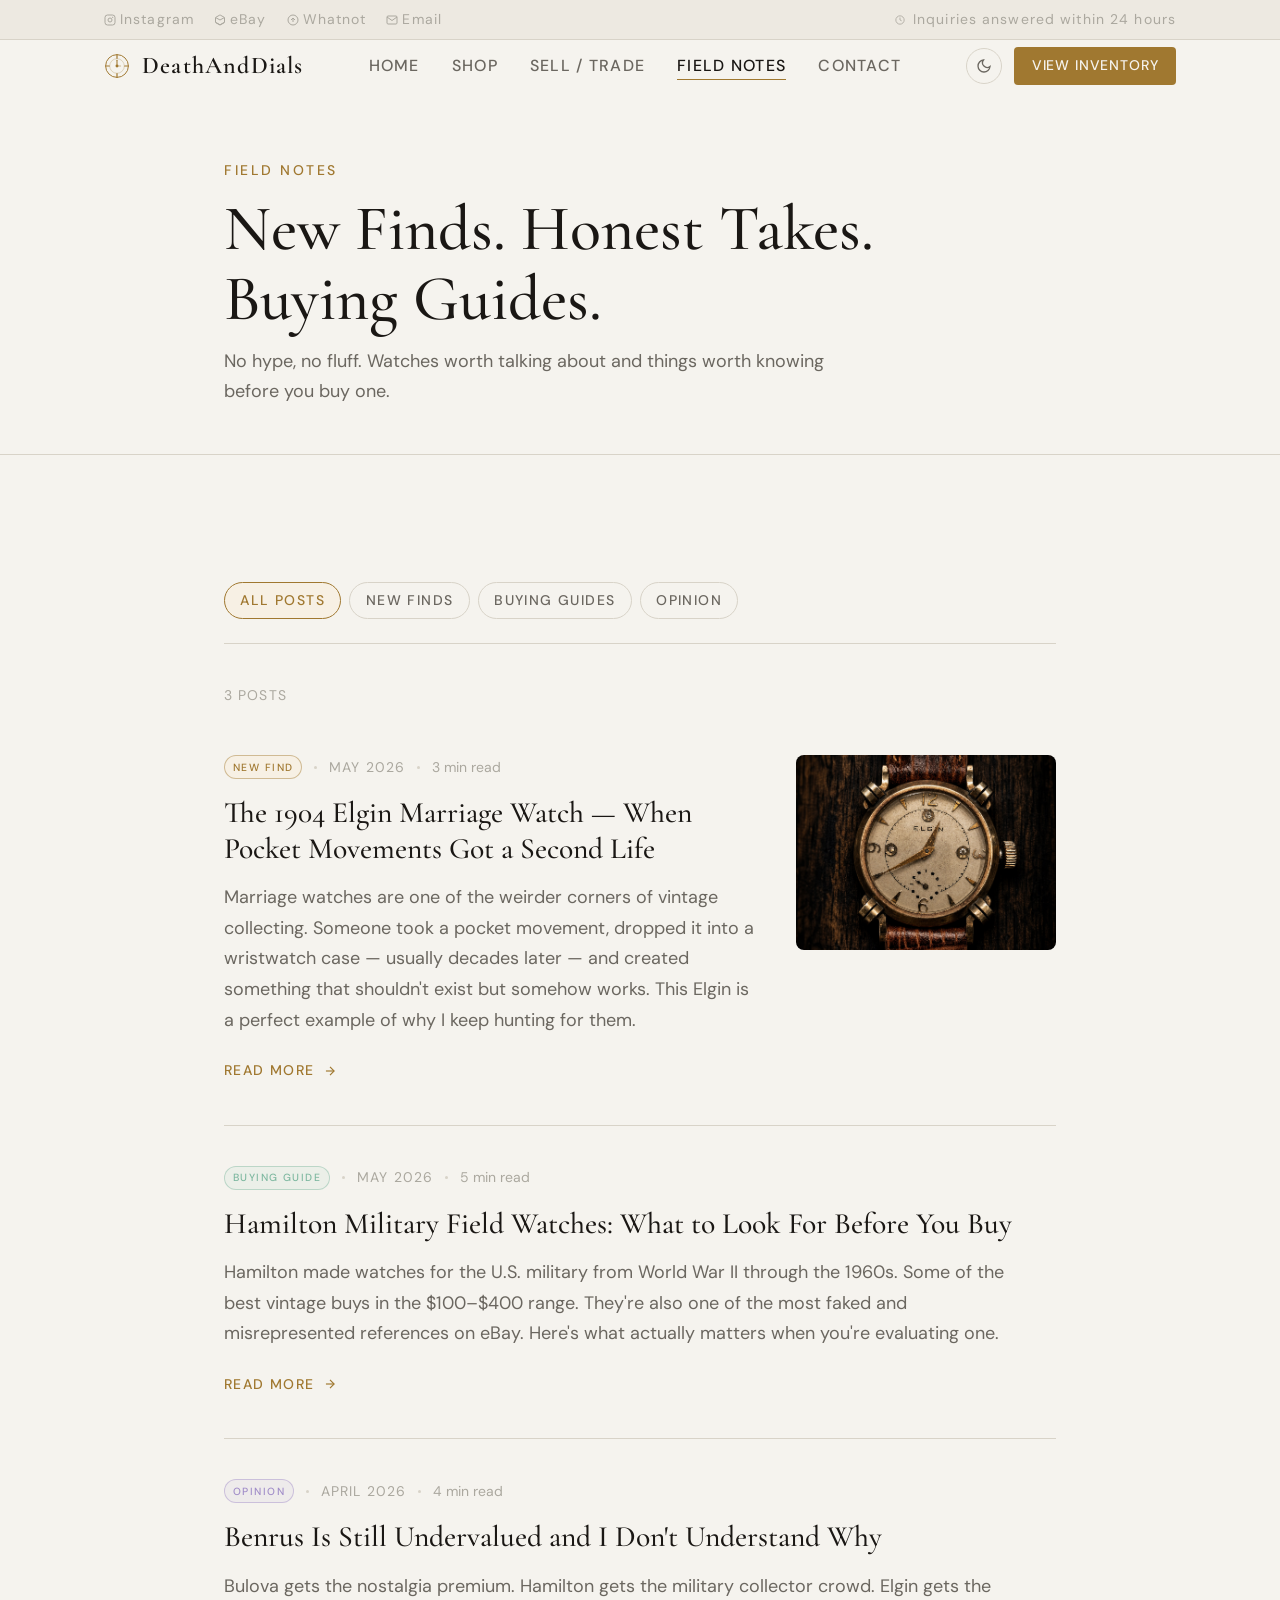
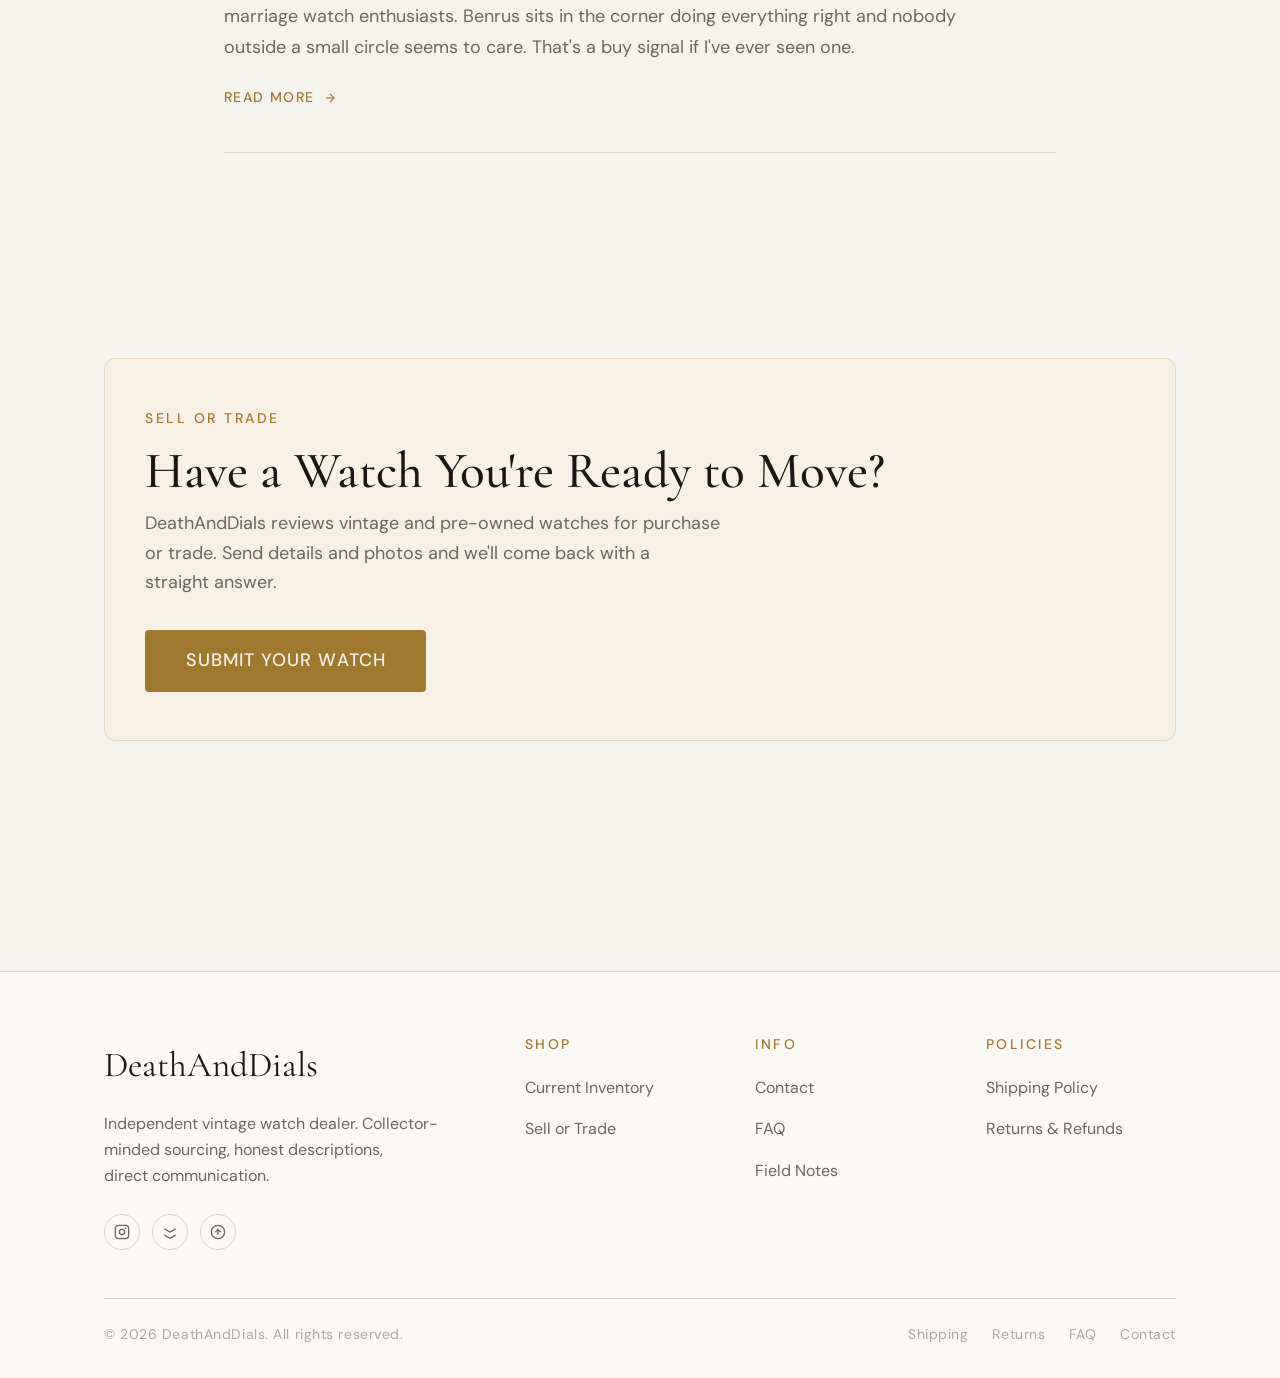
<file: blog.html>
<!DOCTYPE html>
<html lang="en" data-theme="dark">
<head>
  <meta charset="UTF-8">
  <meta name="viewport" content="width=device-width, initial-scale=1.0">
  <title>Field Notes — DeathAndDials</title>
  <meta name="description" content="New finds, buying guides, and straight talk on vintage watches from DeathAndDials.">
  <link rel="preconnect" href="https://fonts.googleapis.com">
  <link rel="preconnect" href="https://fonts.gstatic.com" crossorigin>
  <link href="https://fonts.googleapis.com/css2?family=Cormorant+Garamond:ital,wght@0,400;0,500;0,600;1,400;1,500&family=DM+Sans:ital,opsz,wght@0,9..40,300;0,9..40,400;0,9..40,500;1,9..40,300&display=swap" rel="stylesheet">
  <link rel="stylesheet" href="css/tokens.css">
  <link rel="stylesheet" href="css/base.css">
  <link rel="stylesheet" href="css/nav.css">
  <link rel="stylesheet" href="css/animations.css">
  <link rel="icon" type="image/x-icon" href="favicon.ico">
  <link rel="icon" type="image/png" sizes="32x32" href="favicon-32x32.png">
  <link rel="icon" type="image/png" sizes="16x16" href="favicon-16x16.png">
  <link rel="apple-touch-icon" sizes="180x180" href="apple-touch-icon.png">
  <link rel="manifest" href="site.webmanifest">

  <style>
    /* ── Blog page header ─────────────────────────────── */
    .blog-page-header {
      padding-top: calc(95px + var(--space-16));
      padding-bottom: var(--space-12);
      border-bottom: 1px solid var(--color-border);
    }
    .blog-page-header h1 {
      font-size: clamp(var(--text-2xl), 5vw, var(--text-3xl));
      color: var(--color-text);
      line-height: 1.1;
      margin-bottom: var(--space-3);
    }
    .blog-page-header p {
      font-size: var(--text-base);
      color: var(--color-text-muted);
      max-width: 52ch;
    }

    /* ── Filter bar ───────────────────────────────────── */
    .filter-bar {
      display: flex;
      gap: var(--space-2);
      flex-wrap: wrap;
      padding: var(--space-6) 0;
      border-bottom: 1px solid var(--color-border);
      margin-bottom: var(--space-10);
    }
    .filter-btn {
      font-family: var(--font-body);
      font-size: var(--text-xs);
      font-weight: 500;
      letter-spacing: 0.1em;
      text-transform: uppercase;
      padding: 0.45em 1.1em;
      border-radius: var(--radius-full);
      border: 1px solid var(--color-border);
      background: transparent;
      color: var(--color-text-muted);
      cursor: pointer;
      transition: all var(--transition);
    }
    .filter-btn:hover,
    .filter-btn.active {
      border-color: var(--color-gold);
      color: var(--color-gold);
      background: var(--color-gold-bg);
    }

    /* ── Category tags ────────────────────────────────── */
    .post-tag {
      display: inline-flex;
      align-items: center;
      font-family: var(--font-body);
      font-size: 0.65rem;
      font-weight: 500;
      letter-spacing: 0.14em;
      text-transform: uppercase;
      padding: 0.22em 0.75em;
      border-radius: var(--radius-full);
      border: 1px solid currentColor;
    }
    .post-tag--find    { color: var(--color-gold); border-color: color-mix(in srgb, var(--color-gold) 45%, transparent); background: var(--color-gold-bg); }
    .post-tag--guide   { color: #7EB8A0; border-color: color-mix(in srgb, #7EB8A0 45%, transparent); background: color-mix(in srgb, #7EB8A0 8%, transparent); }
    .post-tag--opinion { color: #A08CC8; border-color: color-mix(in srgb, #A08CC8 45%, transparent); background: color-mix(in srgb, #A08CC8 8%, transparent); }

    /* ── Post feed ────────────────────────────────────── */
    .post-feed { display: flex; flex-direction: column; }

    .post-card {
      display: grid;
      grid-template-columns: 1fr;
      gap: var(--space-6);
      padding: var(--space-10) 0;
      border-bottom: 1px solid var(--color-border);
    }
    .post-card.hidden { display: none; }

    @media (min-width: 680px) {
      .post-card--has-image {
        grid-template-columns: 1fr 260px;
        align-items: start;
        gap: var(--space-10);
      }
      .post-card--has-image .post-card__img  { order: 2; }
      .post-card--has-image .post-card__body { order: 1; }
    }

    .post-card__img {
      border-radius: var(--radius-lg);
      overflow: hidden;
      aspect-ratio: 4/3;
      background: var(--color-surface-2);
      flex-shrink: 0;
    }
    .post-card__img img {
      width: 100%; height: 100%;
      object-fit: cover;
      transition: transform 600ms ease;
    }
    .post-card:hover .post-card__img img { transform: scale(1.03); }

    .post-card__meta {
      display: flex;
      align-items: center;
      gap: var(--space-3);
      margin-bottom: var(--space-4);
      flex-wrap: wrap;
    }
    .post-card__date {
      font-size: var(--text-xs);
      color: var(--color-text-faint);
      letter-spacing: 0.08em;
      text-transform: uppercase;
    }
    .post-card__dot {
      width: 3px; height: 3px;
      border-radius: 50%;
      background: var(--color-border);
      flex-shrink: 0;
    }
    .post-card__readtime {
      font-size: var(--text-xs);
      color: var(--color-text-faint);
    }

    .post-card__title {
      font-family: var(--font-display);
      font-size: clamp(1.4rem, 3vw, 1.85rem);
      font-weight: 500;
      color: var(--color-text);
      line-height: 1.2;
      margin-bottom: var(--space-4);
      transition: color var(--transition);
    }
    .post-card:hover .post-card__title { color: var(--color-gold); }

    .post-card__excerpt {
      font-size: var(--text-base);
      color: var(--color-text-muted);
      line-height: 1.7;
      max-width: 65ch;
      margin-bottom: var(--space-5);
    }

    /* Read More link */
    .read-more {
      display: inline-flex;
      align-items: center;
      gap: var(--space-2);
      font-size: var(--text-xs);
      font-weight: 500;
      letter-spacing: 0.1em;
      text-transform: uppercase;
      color: var(--color-gold);
      background: none;
      border: none;
      cursor: pointer;
      padding: 0;
      transition: gap var(--transition);
    }
    .read-more:hover { gap: var(--space-3); }
    .read-more svg { transition: transform var(--transition); }
    .read-more:hover svg { transform: translateX(3px); }

    /* Full post body (inline expand) */
    .post-body {
      display: none;
      margin-top: var(--space-6);
      padding-top: var(--space-6);
      border-top: 1px solid var(--color-border);
    }
    .post-body.open { display: block; }
    .post-body h3 {
      font-size: var(--text-lg);
      font-family: var(--font-body);
      font-weight: 600;
      color: var(--color-text);
      margin-top: var(--space-8);
      margin-bottom: var(--space-3);
    }
    .post-body p {
      font-size: var(--text-base);
      color: var(--color-text-muted);
      line-height: 1.8;
      margin-bottom: var(--space-5);
      max-width: 68ch;
    }
    .post-body ul {
      margin-left: var(--space-6);
      margin-bottom: var(--space-5);
    }
    .post-body ul li {
      font-size: var(--text-base);
      color: var(--color-text-muted);
      line-height: 1.75;
      margin-bottom: var(--space-2);
      list-style: disc;
    }
    .post-body strong { color: var(--color-text); font-weight: 600; }

    .collapse-btn {
      display: inline-flex;
      align-items: center;
      gap: var(--space-2);
      font-size: var(--text-xs);
      font-weight: 500;
      letter-spacing: 0.1em;
      text-transform: uppercase;
      color: var(--color-text-faint);
      background: none;
      border: none;
      cursor: pointer;
      padding: 0;
      margin-top: var(--space-6);
      transition: color var(--transition);
    }
    .collapse-btn:hover { color: var(--color-text-muted); }

    /* Post count line */
    .post-count {
      font-size: var(--text-xs);
      color: var(--color-text-faint);
      letter-spacing: 0.08em;
      text-transform: uppercase;
      margin-bottom: var(--space-2);
    }

    /* Empty state */
    .blog-empty {
      display: none;
      padding: var(--space-16) 0;
      text-align: center;
    }
    .blog-empty p {
      color: var(--color-text-faint);
      font-size: var(--text-base);
      margin: 0 auto;
    }

    /* ── Sell band (reused from index) ────────────────── */
    .sell-band {
      background: var(--color-gold-bg);
      border: 1px solid color-mix(in srgb, var(--color-gold) 20%, transparent);
      border-radius: var(--radius-xl);
      padding: var(--space-12) var(--space-10);
      display: flex; justify-content: space-between; align-items: center;
      gap: var(--space-8); flex-wrap: wrap;
    }
    .sell-band__text h2 { font-size: var(--text-2xl); margin-bottom: var(--space-2); }
    .sell-band__text p  { font-size: var(--text-base); color: var(--color-text-muted); max-width: 50ch; }
  </style>
</head>
<body>

  <!-- ── Utility bar ─────────────────────────────────── -->
  <div class="util-bar">
    <div class="container util-bar__inner">
      <nav class="util-bar__links" aria-label="Marketplace links">
        <a href="https://instagram.com/deathanddials" target="_blank" rel="noopener">
          <svg width="12" height="12" viewBox="0 0 24 24" fill="none" stroke="currentColor" stroke-width="2"><rect x="2" y="2" width="20" height="20" rx="5"/><circle cx="12" cy="12" r="4"/><circle cx="17.5" cy="6.5" r="0.5" fill="currentColor"/></svg>
          Instagram
        </a>
        <a href="#" target="_blank" rel="noopener">
          <svg width="12" height="12" viewBox="0 0 24 24" fill="none" stroke="currentColor" stroke-width="2"><path d="M20.5 7.27L12 12 3.5 7.27M3.5 16.73L12 21.5l8.5-4.77M3 7.5v9a1 1 0 0 0 .5.87l8 4.5a1 1 0 0 0 1 0l8-4.5A1 1 0 0 0 21 16.5v-9a1 1 0 0 0-.5-.87l-8-4.5a1 1 0 0 0-1 0l-8 4.5A1 1 0 0 0 3 7.5z"/></svg>
          eBay
        </a>
        <a href="https://www.whatnot.com/user/deathanddials" target="_blank" rel="noopener">
          <svg width="12" height="12" viewBox="0 0 24 24" fill="none" stroke="currentColor" stroke-width="2"><circle cx="12" cy="12" r="10"/><path d="M8 12l4-4 4 4M12 8v8"/></svg>
          Whatnot
        </a>
        <a href="contact.html">
          <svg width="12" height="12" viewBox="0 0 24 24" fill="none" stroke="currentColor" stroke-width="2"><path d="M4 4h16c1.1 0 2 .9 2 2v12c0 1.1-.9 2-2 2H4c-1.1 0-2-.9-2-2V6c0-1.1.9-2 2-2z"/><polyline points="22,6 12,13 2,6"/></svg>
          Email
        </a>
      </nav>
      <span class="util-bar__note">
        <svg width="10" height="10" viewBox="0 0 24 24" fill="none" stroke="currentColor" stroke-width="2"><circle cx="12" cy="12" r="10"/><polyline points="12 6 12 12 16 14"/></svg>
        Inquiries answered within 24 hours
      </span>
    </div>
  </div>

  <!-- ── Site nav ────────────────────────────────────── -->
  <header class="site-nav" role="banner">
    <div class="container site-nav__inner">
      <a href="index.html" class="site-nav__logo" aria-label="DeathAndDials home">
        <svg viewBox="0 0 32 32" fill="none" xmlns="http://www.w3.org/2000/svg" aria-hidden="true" width="26" height="26" style="color:var(--color-gold)">
          <circle cx="16" cy="16" r="14" stroke="currentColor" stroke-width="1.2"/>
          <circle cx="16" cy="16" r="9"  stroke="currentColor" stroke-width="0.8" opacity="0.4"/>
          <line x1="16" y1="2"  x2="16" y2="6.5" stroke="currentColor" stroke-width="1.5" stroke-linecap="round"/>
          <line x1="16" y1="25.5" x2="16" y2="30" stroke="currentColor" stroke-width="1.5" stroke-linecap="round"/>
          <line x1="2"  y1="16" x2="6.5" y2="16" stroke="currentColor" stroke-width="1.5" stroke-linecap="round"/>
          <line x1="25.5" y1="16" x2="30" y2="16" stroke="currentColor" stroke-width="1.5" stroke-linecap="round"/>
          <circle cx="16" cy="16" r="1.8" fill="currentColor"/>
          <line x1="16" y1="14.2" x2="16" y2="9" stroke="currentColor" stroke-width="1.3" stroke-linecap="round"/>
          <line x1="16" y1="16"   x2="20.5" y2="16" stroke="currentColor" stroke-width="1" stroke-linecap="round" opacity="0.6"/>
        </svg>
        <span class="site-nav__logo-text">DeathAndDials</span>
      </a>

      <ul class="site-nav__links" role="list">
        <li><a href="index.html">Home</a></li>
        <li><a href="https://ebay.com/usr/kvnx_vintage" target="_blank" rel="noopener">Shop</a></li>
        <li><a href="sell-trade.html">Sell / Trade</a></li>
        <li><a href="blog.html" class="active">Field Notes</a></li>
        <li><a href="contact.html">Contact</a></li>
      </ul>

      <div class="site-nav__actions">
        <button class="theme-toggle" data-theme-toggle aria-label="Toggle theme">
          <svg width="16" height="16" viewBox="0 0 24 24" fill="none" stroke="currentColor" stroke-width="2"><path d="M21 12.79A9 9 0 1 1 11.21 3 7 7 0 0 0 21 12.79z"/></svg>
        </button>
        <a href="https://ebay.com/usr/kvnx_vintage" class="btn btn--primary btn--sm" target="_blank" rel="noopener">View Inventory</a>
        <button class="nav-hamburger" data-menu-open aria-label="Open menu">
          <svg width="18" height="18" viewBox="0 0 24 24" fill="none" stroke="currentColor" stroke-width="2"><line x1="3" y1="6" x2="21" y2="6"/><line x1="3" y1="12" x2="21" y2="12"/><line x1="3" y1="18" x2="21" y2="18"/></svg>
        </button>
      </div>
    </div>
  </header>

  <!-- ── Mobile menu ─────────────────────────────────── -->
  <div class="mobile-menu" role="dialog" aria-label="Navigation">
    <button class="mobile-menu__close" data-menu-close aria-label="Close menu">
      <svg width="20" height="20" viewBox="0 0 24 24" fill="none" stroke="currentColor" stroke-width="2"><line x1="18" y1="6" x2="6" y2="18"/><line x1="6" y1="6" x2="18" y2="18"/></svg>
    </button>
    <ul class="mobile-menu__links" role="list">
      <li><a href="index.html">Home</a></li>
      <li><a href="https://ebay.com/usr/kvnx_vintage" target="_blank" rel="noopener">Shop</a></li>
      <li><a href="sell-trade.html">Sell / Trade</a></li>
      <li><a href="blog.html" class="active">Field Notes</a></li>
      <li><a href="contact.html">Contact</a></li>
    </ul>
    <div class="mobile-menu__footer">
      <a href="https://instagram.com/deathanddials" class="btn btn--outline btn--sm" target="_blank">Instagram</a>
      <a href="https://ebay.com/usr/kvnx_vintage" class="btn btn--ghost btn--sm" target="_blank">eBay Store</a>
      <a href="https://www.whatnot.com/user/deathanddials" class="btn btn--ghost btn--sm" target="_blank">Whatnot</a>
    </div>
  </div>

  <main>

    <!-- ── Blog page header ─────────────────────────── -->
    <section class="blog-page-header">
      <div class="container container--default">
        <span class="eyebrow">Field Notes</span>
        <h1>New Finds. Honest Takes.<br>Buying Guides.</h1>
        <p>No hype, no fluff. Watches worth talking about and things worth knowing before you buy one.</p>
      </div>
    </section>

    <!-- ── Posts ────────────────────────────────────── -->
    <section>
      <div class="container container--default">

        <!-- Filter bar -->
        <div class="filter-bar" role="group" aria-label="Filter by category">
          <button class="filter-btn active" data-filter="all">All Posts</button>
          <button class="filter-btn" data-filter="find">New Finds</button>
          <button class="filter-btn" data-filter="guide">Buying Guides</button>
          <button class="filter-btn" data-filter="opinion">Opinion</button>
        </div>

        <p class="post-count"><span id="post-count-num">3</span> posts</p>

        <!-- ─────────────────────────────────────────────
             POST FEED
             To add a new post: duplicate an <article> block,
             update data-category, the tag class, the IDs,
             date, title, excerpt, and body content.
        ───────────────────────────────────────────────── -->
        <div class="post-feed" id="postFeed">

          <!-- POST 1 ── New Find / with image -->
          <article class="post-card post-card--has-image reveal" data-category="find">
            <div class="post-card__img">
              <img src="images/featured.jpg" alt="Elgin Marriage Watch circa 1904" loading="lazy"
                   onerror="this.parentElement.innerHTML='<div style=\'width:100%;height:100%;display:flex;align-items:center;justify-content:center;background:var(--color-surface);color:var(--color-text-faint)\'><svg width=\'32\' height=\'32\' viewBox=\'0 0 24 24\' fill=\'none\' stroke=\'currentColor\' stroke-width=\'1.25\'><circle cx=\'12\' cy=\'12\' r=\'10\'/><polyline points=\'12 6 12 12 16 14\'/></svg></div>'">
            </div>
            <div class="post-card__body">
              <div class="post-card__meta">
                <span class="post-tag post-tag--find">New Find</span>
                <span class="post-card__dot"></span>
                <span class="post-card__date">May 2026</span>
                <span class="post-card__dot"></span>
                <span class="post-card__readtime">3 min read</span>
              </div>
              <h2 class="post-card__title">The 1904 Elgin Marriage Watch — When Pocket Movements Got a Second Life</h2>
              <p class="post-card__excerpt">Marriage watches are one of the weirder corners of vintage collecting. Someone took a pocket movement, dropped it into a wristwatch case — usually decades later — and created something that shouldn't exist but somehow works. This Elgin is a perfect example of why I keep hunting for them.</p>
              <button class="read-more" data-target="body-1" aria-expanded="false">
                Read More
                <svg width="14" height="14" viewBox="0 0 24 24" fill="none" stroke="currentColor" stroke-width="2"><line x1="5" y1="12" x2="19" y2="12"/><polyline points="12 5 19 12 12 19"/></svg>
              </button>
              <div class="post-body" id="body-1">
                <p>The term "marriage watch" sounds romantic. It isn't — at least not literally. It refers to a pocket movement married to a wristwatch case, usually by a watchmaker bridging the gap between eras or repurposing parts. Common in the early 20th century as the wristwatch took hold and pocket watches became obsolete.</p>
                <p>This Elgin came out of a small estate lot. The movement dates to around 1904 — Grade 206, 7 jewel, 16 size. The case is clearly later, probably 1920s, a gold-filled hunting case that someone modified to accept a lug and strap. The dial is original to the movement and in remarkable condition. Aged cream with intact blued steel hands.</p>
                <h3>Why they're worth knowing about</h3>
                <p>Marriage watches occupy a strange space in the market. Purists hate them because the movement and case were never together originally. Collectors who actually wear vintage don't care — you're getting a century-old movement in a wearable package, often for a fraction of what a period-correct piece costs.</p>
                <p>What to look for: original dial, intact hands, a movement that runs (or is worth servicing), and a case that fits the movement cleanly without obvious gaps or misalignment. Avoid anything where the movement is shimmed in or rattles around.</p>
                <p>This one is on eBay now. Priced to move — it deserves a wrist, not a drawer.</p>
                <button class="collapse-btn" data-target="body-1">
                  <svg width="12" height="12" viewBox="0 0 24 24" fill="none" stroke="currentColor" stroke-width="2"><polyline points="18 15 12 9 6 15"/></svg>
                  Collapse
                </button>
              </div>
            </div>
          </article>

          <!-- POST 2 ── Buying Guide / no image -->
          <article class="post-card reveal" data-category="guide">
            <div class="post-card__body">
              <div class="post-card__meta">
                <span class="post-tag post-tag--guide">Buying Guide</span>
                <span class="post-card__dot"></span>
                <span class="post-card__date">May 2026</span>
                <span class="post-card__dot"></span>
                <span class="post-card__readtime">5 min read</span>
              </div>
              <h2 class="post-card__title">Hamilton Military Field Watches: What to Look For Before You Buy</h2>
              <p class="post-card__excerpt">Hamilton made watches for the U.S. military from World War II through the 1960s. Some of the best vintage buys in the $100–$400 range. They're also one of the most faked and misrepresented references on eBay. Here's what actually matters when you're evaluating one.</p>
              <button class="read-more" data-target="body-2" aria-expanded="false">
                Read More
                <svg width="14" height="14" viewBox="0 0 24 24" fill="none" stroke="currentColor" stroke-width="2"><line x1="5" y1="12" x2="19" y2="12"/><polyline points="12 5 19 12 12 19"/></svg>
              </button>
              <div class="post-body" id="body-2">
                <p>Hamilton's military contracts produced some of the most utilitarian, legible watches ever made. The 992B, the GCT, the Khaki field pieces — these movements were engineered to survive conditions most people don't want to think about. The cases aren't glamorous. That's the point.</p>
                <h3>Movement first, always</h3>
                <p>Hamilton movements from this era — primarily the 17-jewel calibers — are workhorses. Get a look at the movement before you commit. What you're checking: evidence of heavy amateur service (stripped screws, broken jewels, replacement parts from the wrong caliber), corrosion, or cracked balance staff. A movement that looks untouched but doesn't run is almost always salvageable. One that's been hacked at by someone who didn't know what they were doing is a different story.</p>
                <h3>Dial originality</h3>
                <p>Relumed dials are everywhere. Original tritium dials will show natural aging — creamy to brown patina, consistent across all the plots. Fresh lume stands out immediately. It'll be brighter, whiter, and uniform in a way that aged tritium never is. Replacement dials from the wrong era or wrong reference drop the value significantly.</p>
                <h3>Case condition</h3>
                <p>Military cases were stainless and took a beating. Expect wear. What you're watching for: polished cases (kills collector value), case backs with incorrect engravings, and cases that don't match the reference period. A good case with honest wear is always preferable to a polished-out case that looks new.</p>
                <ul>
                  <li>Check the case back for military markings — serial numbers, contract codes, government inspection stamps</li>
                  <li>Original crown is often overlooked — wrong crown era is an easy tell on fakes</li>
                  <li>Crystal should ideally be acrylic — replacements are fine but period-correct matters</li>
                </ul>
                <p>If you're looking at one and have questions, reach out. Happy to help you evaluate before you commit.</p>
                <button class="collapse-btn" data-target="body-2">
                  <svg width="12" height="12" viewBox="0 0 24 24" fill="none" stroke="currentColor" stroke-width="2"><polyline points="18 15 12 9 6 15"/></svg>
                  Collapse
                </button>
              </div>
            </div>
          </article>

          <!-- POST 3 ── Opinion / no image -->
          <article class="post-card reveal" data-category="opinion">
            <div class="post-card__body">
              <div class="post-card__meta">
                <span class="post-tag post-tag--opinion">Opinion</span>
                <span class="post-card__dot"></span>
                <span class="post-card__date">April 2026</span>
                <span class="post-card__dot"></span>
                <span class="post-card__readtime">4 min read</span>
              </div>
              <h2 class="post-card__title">Benrus Is Still Undervalued and I Don't Understand Why</h2>
              <p class="post-card__excerpt">Bulova gets the nostalgia premium. Hamilton gets the military collector crowd. Elgin gets the marriage watch enthusiasts. Benrus sits in the corner doing everything right and nobody outside a small circle seems to care. That's a buy signal if I've ever seen one.</p>
              <button class="read-more" data-target="body-3" aria-expanded="false">
                Read More
                <svg width="14" height="14" viewBox="0 0 24 24" fill="none" stroke="currentColor" stroke-width="2"><line x1="5" y1="12" x2="19" y2="12"/><polyline points="12 5 19 12 12 19"/></svg>
              </button>
              <div class="post-body" id="body-3">
                <p>I've been picking up Benrus pieces for years. The movements are consistently solid — Swiss and domestic calibers that were well-regarded in their day and have aged gracefully. The cases from the 1950s and '60s are some of the best design work of the era. Driver watches, cocktail pieces, military-adjacent field watches. Benrus was doing it all.</p>
                <h3>The market situation</h3>
                <p>A comparable Bulova Accutron or Hamilton Khaki from the same period commands 30–50% more on the secondary market for no technical reason. Name recognition drives premiums in vintage watches the same way it does everywhere else. Benrus never got a modern revival moment, no Hollywood placement, no Instagram darling phase. So prices stayed rational.</p>
                <p>For a buyer, that's the opportunity. You're getting mid-century American design at honest prices because the collector base hasn't shown up yet. That window closes eventually — it always does.</p>
                <h3>What I look for specifically</h3>
                <p>The Type I and Type II military models are the ones worth hunting. Original dials, intact hands, military case back markings. The civilian dress pieces from the late '50s — particularly the curved lugged cases — are also seriously undervalued. Clean dial, good movement, original bracelet or a period strap, and you have something worth wearing.</p>
                <p>I source these specifically because I believe in them. When one comes through the shop, it goes up. Most of them move fast once the right person sees them.</p>
                <button class="collapse-btn" data-target="body-3">
                  <svg width="12" height="12" viewBox="0 0 24 24" fill="none" stroke="currentColor" stroke-width="2"><polyline points="18 15 12 9 6 15"/></svg>
                  Collapse
                </button>
              </div>
            </div>
          </article>

        </div><!-- /post-feed -->

        <div class="blog-empty" id="blogEmpty">
          <p>No posts in this category yet.</p>
        </div>

      </div>
    </section>

    <!-- ── Sell band ─────────────────────────────────── -->
    <section>
      <div class="container">
        <div class="sell-band">
          <div class="sell-band__text">
            <span class="eyebrow">Sell or Trade</span>
            <h2>Have a Watch You're Ready to Move?</h2>
            <p>DeathAndDials reviews vintage and pre-owned watches for purchase or trade. Send details and photos and we'll come back with a straight answer.</p>
          </div>
          <a href="sell-trade.html" class="btn btn--primary btn--lg" style="flex-shrink:0">Submit Your Watch</a>
        </div>
      </div>
    </section>

  </main>

  <!-- ── Footer ──────────────────────────────────────── -->
  <footer class="site-footer" role="contentinfo">
    <div class="container">
      <div class="site-footer__grid">
        <div class="site-footer__brand">
          <span class="site-footer__brand-name">DeathAndDials</span>
          <p class="site-footer__brand-desc">Independent vintage watch dealer. Collector-minded sourcing, honest descriptions, direct communication.</p>
          <nav class="site-footer__social" aria-label="Social links">
            <a href="https://instagram.com/deathanddials" target="_blank" rel="noopener" aria-label="Instagram">
              <svg width="16" height="16" viewBox="0 0 24 24" fill="none" stroke="currentColor" stroke-width="2"><rect x="2" y="2" width="20" height="20" rx="5"/><circle cx="12" cy="12" r="4"/><circle cx="17.5" cy="6.5" r="0.5" fill="currentColor"/></svg>
            </a>
            <a href="https://ebay.com/usr/kvnx_vintage" target="_blank" rel="noopener" aria-label="eBay store">
              <svg width="16" height="16" viewBox="0 0 24 24" fill="none" stroke="currentColor" stroke-width="2"><path d="M20.5 7.27L12 12 3.5 7.27M3.5 16.73L12 21.5l8.5-4.77"/></svg>
            </a>
            <a href="https://www.whatnot.com/user/deathanddials" target="_blank" rel="noopener" aria-label="Whatnot">
              <svg width="16" height="16" viewBox="0 0 24 24" fill="none" stroke="currentColor" stroke-width="2"><circle cx="12" cy="12" r="10"/><path d="M8 12l4-4 4 4M12 8v8"/></svg>
            </a>
          </nav>
        </div>
        <div class="site-footer__col">
          <h4>Shop</h4>
          <ul role="list">
            <li><a href="https://ebay.com/usr/kvnx_vintage" target="_blank" rel="noopener">Current Inventory</a></li>
            <li><a href="sell-trade.html">Sell or Trade</a></li>
          </ul>
        </div>
        <div class="site-footer__col">
          <h4>Info</h4>
          <ul role="list">
            <li><a href="contact.html">Contact</a></li>
            <li><a href="faq.html">FAQ</a></li>
            <li><a href="blog.html">Field Notes</a></li>
          </ul>
        </div>
        <div class="site-footer__col">
          <h4>Policies</h4>
          <ul role="list">
            <li><a href="shipping.html">Shipping Policy</a></li>
            <li><a href="returns.html">Returns &amp; Refunds</a></li>
          </ul>
        </div>
      </div>
      <div class="site-footer__bottom">
        <span>© 2026 DeathAndDials. All rights reserved.</span>
        <nav class="site-footer__bottom-links" aria-label="Legal links">
          <a href="shipping.html">Shipping</a>
          <a href="returns.html">Returns</a>
          <a href="faq.html">FAQ</a>
          <a href="contact.html">Contact</a>
        </nav>
      </div>
    </div>
  </footer>

  <script src="js/main.js"></script>
  <script>
  // ── Filter ────────────────────────────────────────────
  (function () {
    var btns  = document.querySelectorAll('.filter-btn');
    var posts = document.querySelectorAll('.post-card');
    var countEl = document.getElementById('post-count-num');
    var emptyEl = document.getElementById('blogEmpty');

    function recount() {
      var n = document.querySelectorAll('.post-card:not(.hidden)').length;
      countEl.textContent = n;
      emptyEl.style.display = n === 0 ? 'block' : 'none';
    }

    btns.forEach(function (btn) {
      btn.addEventListener('click', function () {
        var f = this.dataset.filter;
        btns.forEach(function (b) { b.classList.remove('active'); });
        this.classList.add('active');
        posts.forEach(function (p) {
          p.classList.toggle('hidden', f !== 'all' && p.dataset.category !== f);
        });
        recount();
      });
    });

    recount();
  })();

  // ── Expand / collapse ─────────────────────────────────
  (function () {
    document.querySelectorAll('.read-more').forEach(function (btn) {
      btn.addEventListener('click', function () {
        var id  = this.dataset.target;
        var el  = document.getElementById(id);
        var open = el.classList.toggle('open');
        this.setAttribute('aria-expanded', String(open));
        if (open) setTimeout(function () { el.scrollIntoView({ behavior: 'smooth', block: 'nearest' }); }, 50);
      });
    });

    document.querySelectorAll('.collapse-btn').forEach(function (btn) {
      btn.addEventListener('click', function () {
        var id = this.dataset.target;
        var el = document.getElementById(id);
        el.classList.remove('open');
        var rm = document.querySelector('.read-more[data-target="' + id + '"]');
        if (rm) rm.setAttribute('aria-expanded', 'false');
        el.closest('.post-card').scrollIntoView({ behavior: 'smooth', block: 'start' });
      });
    });
  })();
  </script>

<script data-pplx-inline-edit>
(function () {
  if (window === window.top) return;

  const allowedParentOrigins = ["https://www.perplexity.ai","https://perplexity.ai","https://testing.perplexity.ai","https://staging.perplexity.ai","https://*.preview.i.perplexity.ai","http://localhost:3000","http://127.0.0.1:3000","http://localhost:5173","http://127.0.0.1:5173"];
  const MAX_FONT_BYTES = 500 * 1024;
  const MAX_TOTAL_FONT_BYTES = 2 * 1024 * 1024;
  let scrollForwarding = false;
  let scrollRaf = 0;
  let trustedTopOrigin = null;

  // Allow entries like "https://*.preview.i.perplexity.ai" — the wildcard
  // matches a single DNS label (no dots), so "https://*.foo" cannot stretch
  // across multiple labels.
  function matchesAllowedOrigin(origin) {
    if (!origin) return false;
    for (const entry of allowedParentOrigins) {
      if (!entry.includes("*")) {
        if (entry === origin) return true;
        continue;
      }
      const pattern = new RegExp(
        "^" +
          entry.replace(/[.+?^${}()|[\]\\]/g, "\\$&").replace(/\*/g, "[^.]+") +
          "$",
      );
      if (pattern.test(origin)) return true;
    }
    return false;
  }

  // Trust decision: when the sender is same-origin-visible (event.origin is a
  // real origin like https://www.perplexity.ai) we trust event.origin directly.
  // When event.origin is "null" (opaque broker srcdoc), we fall back to the
  // broker's stamped `parentOrigin` to identify the top window. The fallback
  // is claim-only — we rely on the browser's native `targetOrigin` enforcement
  // on the response path (see postToTrustedTop) to ensure replies can't be
  // delivered to anyone but the actual top window of that claimed origin.
  function getTrustedParentOrigin(event) {
    const forwardedParentOrigin =
      typeof event.data.parentOrigin === "string" ? event.data.parentOrigin : null;
    const parentOrigin = event.origin === "null" ? forwardedParentOrigin : event.origin;
    return matchesAllowedOrigin(parentOrigin) ? parentOrigin : null;
  }

  // All responses go to window.top with targetOrigin = the allowlisted origin.
  // An attacker that iframes us inside their own null-origin broker can claim
  // any parentOrigin they like, but the browser will drop the reply whenever
  // the real top's origin doesn't match — so the screenshot never leaves.
  function postToTrustedTop(message) {
    if (!trustedTopOrigin) return;
    try {
      window.top.postMessage(message, trustedTopOrigin);
    } catch (_error) {}
  }

  function inlineAll(original, clone) {
    if (original.nodeType !== 1 || clone.nodeType !== 1) return;

    try {
      const computedStyle = getComputedStyle(original);
      // cssText on a computed style is the serialized declaration in modern
      // Chromium/Safari — a single read beats enumerating ~400 longhand
      // properties. Firefox returns "" here, so we fall back on empty.
      const serialized = computedStyle.cssText;
      if (serialized) {
        clone.style.cssText = serialized;
      } else {
        const parts = new Array(computedStyle.length);
        for (let index = 0; index < computedStyle.length; index += 1) {
          const property = computedStyle[index];
          parts[index] = `${property}:${computedStyle.getPropertyValue(property)};`;
        }
        clone.style.cssText = parts.join("");
      }
    } catch (_error) {}

    const originalChildren = original.children;
    const clonedChildren = clone.children;
    for (
      let index = 0;
      index < originalChildren.length && index < clonedChildren.length;
      index += 1
    ) {
      inlineAll(originalChildren[index], clonedChildren[index]);
    }
  }

  function extractFontUrl(srcValue) {
    const matches = [
      ...srcValue.matchAll(
        /url\(["']?([^"')]+)["']?\)(?:\s*format\(["']?([^"')]+)["']?\))?/gi,
      ),
    ];
    if (matches.length === 0) return null;
    const woff2 = matches.find((m) => m[2] && m[2].toLowerCase().includes("woff2"));
    if (woff2) return woff2[1];
    const woff = matches.find((m) => m[2] && m[2].toLowerCase().includes("woff"));
    if (woff) return woff[1];
    return matches[0][1];
  }

  // Cache resolved font URL -> data URI across captures. Fonts on a page
  // essentially never change, and a batch run emits multiple captures back to
  // back — without this we'd refetch + re-base64 every time.
  const fontDataUriCache = new Map();
  const SRC_DECLARATION_RE = /src\s*:\s*[^;}]+/i;

  async function fetchAsDataUri(url) {
    if (fontDataUriCache.has(url)) return fontDataUriCache.get(url);
    let dataUri = null;
    try {
      const response = await fetch(url, { mode: "cors", credentials: "omit" });
      if (response.ok) {
        const blob = await response.blob();
        if (blob.size <= MAX_FONT_BYTES) {
          dataUri = await new Promise((resolve) => {
            const reader = new FileReader();
            reader.onloadend = () =>
              resolve(typeof reader.result === "string" ? reader.result : null);
            reader.onerror = () => resolve(null);
            reader.readAsDataURL(blob);
          });
        }
      }
    } catch (_error) {
      dataUri = null;
    }
    fontDataUriCache.set(url, dataUri);
    return dataUri;
  }

  function collectFontFaceRuleTexts() {
    const rules = [];
    for (const sheet of document.styleSheets) {
      let cssRules;
      try {
        cssRules = sheet.cssRules;
      } catch (_error) {
        continue;
      }
      if (!cssRules) continue;
      for (const rule of cssRules) {
        const cssText = rule.cssText || "";
        if (cssText.startsWith("@font-face")) rules.push(cssText);
      }
    }
    return rules;
  }

  async function buildInlinedFontCss() {
    const ruleTexts = collectFontFaceRuleTexts();
    if (ruleTexts.length === 0) return null;

    const resolved = ruleTexts.map((cssText) => {
      if (!SRC_DECLARATION_RE.test(cssText)) return null;
      const srcMatch = cssText.match(/src\s*:\s*([^;}]+)[;}]/i);
      if (!srcMatch) return null;
      const url = extractFontUrl(srcMatch[1]);
      if (!url) return null;
      try {
        return { cssText, url: new URL(url, document.baseURI).href };
      } catch (_error) {
        return null;
      }
    });

    const dataUris = await Promise.all(
      resolved.map((entry) => (entry ? fetchAsDataUri(entry.url) : Promise.resolve(null))),
    );

    const inlined = [];
    let totalBytes = 0;
    for (let index = 0; index < resolved.length; index += 1) {
      const entry = resolved[index];
      const dataUri = dataUris[index];
      if (!entry || !dataUri) continue;
      const approxBytes = dataUri.length * 0.75;
      if (totalBytes + approxBytes > MAX_TOTAL_FONT_BYTES) break;
      totalBytes += approxBytes;
      inlined.push(entry.cssText.replace(SRC_DECLARATION_RE, `src: url("${dataUri}")`));
    }
    return inlined.length > 0 ? inlined.join("\n") : null;
  }

  function stripExternal(clone) {
    const images = clone.querySelectorAll("img");
    for (let index = 0; index < images.length; index += 1) {
      const src = images[index].getAttribute("src");
      if (src && !src.startsWith("data:")) images[index].removeAttribute("src");
    }

    const elements = clone.querySelectorAll("*");
    for (let index = 0; index < elements.length; index += 1) {
      const style = elements[index].style.cssText;
      if (style && style.includes("url(")) {
        elements[index].style.cssText = style.replace(
          /url\(["']?(?!data:)[^)"']*["']?\)/gi,
          "none",
        );
      }
    }
  }

  function emitScroll() {
    scrollRaf = 0;
    if (!scrollForwarding) return;
    postToTrustedTop({
      type: "INLINE_EDIT_SCROLL",
      scrollX: window.scrollX,
      scrollY: window.scrollY,
    });
  }

  window.addEventListener(
    "scroll",
    function () {
      if (!scrollForwarding || scrollRaf) return;
      scrollRaf = requestAnimationFrame(emitScroll);
    },
    { passive: true, capture: true },
  );

  async function handleCaptureRequest(event) {
    const requestId = event.data.requestId;
    const scrollX = window.scrollX;
    const scrollY = window.scrollY;
    const width = window.innerWidth;
    const height = window.innerHeight;

    function postResult(dataUrl) {
      postToTrustedTop({
        type: "INLINE_EDIT_SCREENSHOT_RESULT",
        requestId,
        dataUrl,
        scrollX,
        scrollY,
      });
    }

    try {
      // Wait for any pending web fonts to resolve so both inline metrics and
      // the @font-face inlining below see the same loaded faces.
      if (document.fonts && document.fonts.ready) {
        try {
          await document.fonts.ready;
        } catch (_error) {}
      }

      const clone = document.documentElement.cloneNode(true);
      inlineAll(document.documentElement, clone);

      const removedNodes = clone.querySelectorAll("script,link[rel=\"stylesheet\"],style");
      for (let index = 0; index < removedNodes.length; index += 1) {
        removedNodes[index].remove();
      }

      stripExternal(clone);

      // Re-embed web fonts as data-URI @font-face rules so the SVG rasterizer
      // can resolve them — external font URLs aren't fetched during
      // foreignObject rendering, which would otherwise force a fallback face
      // and change text metrics.
      const inlinedFontCss = await buildInlinedFontCss();
      if (inlinedFontCss) {
        const styleEl = document.createElement("style");
        styleEl.textContent = inlinedFontCss;
        const head = clone.querySelector("head");
        if (head) head.appendChild(styleEl);
        else clone.insertBefore(styleEl, clone.firstChild);
      }

      const html = new XMLSerializer().serializeToString(clone);
      const svg =
        `<svg xmlns="http://www.w3.org/2000/svg" width="${width}" height="${height}">` +
        '<foreignObject width="100%" height="100%">' +
        `<div xmlns="http://www.w3.org/1999/xhtml" style="width:${width}px;height:${height}px;overflow:hidden">` +
        `<div style="position:relative;left:-${scrollX}px;top:-${scrollY}px">` +
        html +
        "</div></div></foreignObject></svg>";
      const svgUrl = `data:image/svg+xml;charset=utf-8,${encodeURIComponent(svg)}`;
      const image = new Image();
      image.onload = function () {
        const canvas = document.createElement("canvas");
        canvas.width = width;
        canvas.height = height;
        canvas.getContext("2d").drawImage(image, 0, 0);
        postResult(canvas.toDataURL("image/png"));
      };
      image.onerror = function () {
        postResult(null);
      };
      image.src = svgUrl;
    } catch (_error) {
      postResult(null);
    }
  }

  window.addEventListener("message", function (event) {
    if (!event.data) return;
    // Only accept messages from the direct parent frame. Blocks sibling /
    // unrelated-window postMessage senders that could otherwise reach us.
    if (event.source !== window.parent) return;

    const trustedParentOrigin = getTrustedParentOrigin(event);
    if (!trustedParentOrigin) return;
    trustedTopOrigin = trustedParentOrigin;

    if (event.data.type === "INLINE_EDIT_SCROLL_START") {
      scrollForwarding = true;
      emitScroll();
      return;
    }

    if (event.data.type === "INLINE_EDIT_SCROLL_STOP") {
      scrollForwarding = false;
      if (scrollRaf) cancelAnimationFrame(scrollRaf);
      scrollRaf = 0;
      return;
    }

    if (event.data.type !== "INLINE_EDIT_CAPTURE_REQUEST") return;

    handleCaptureRequest(event);
  });
})();


</script></body>
</html>
</file>
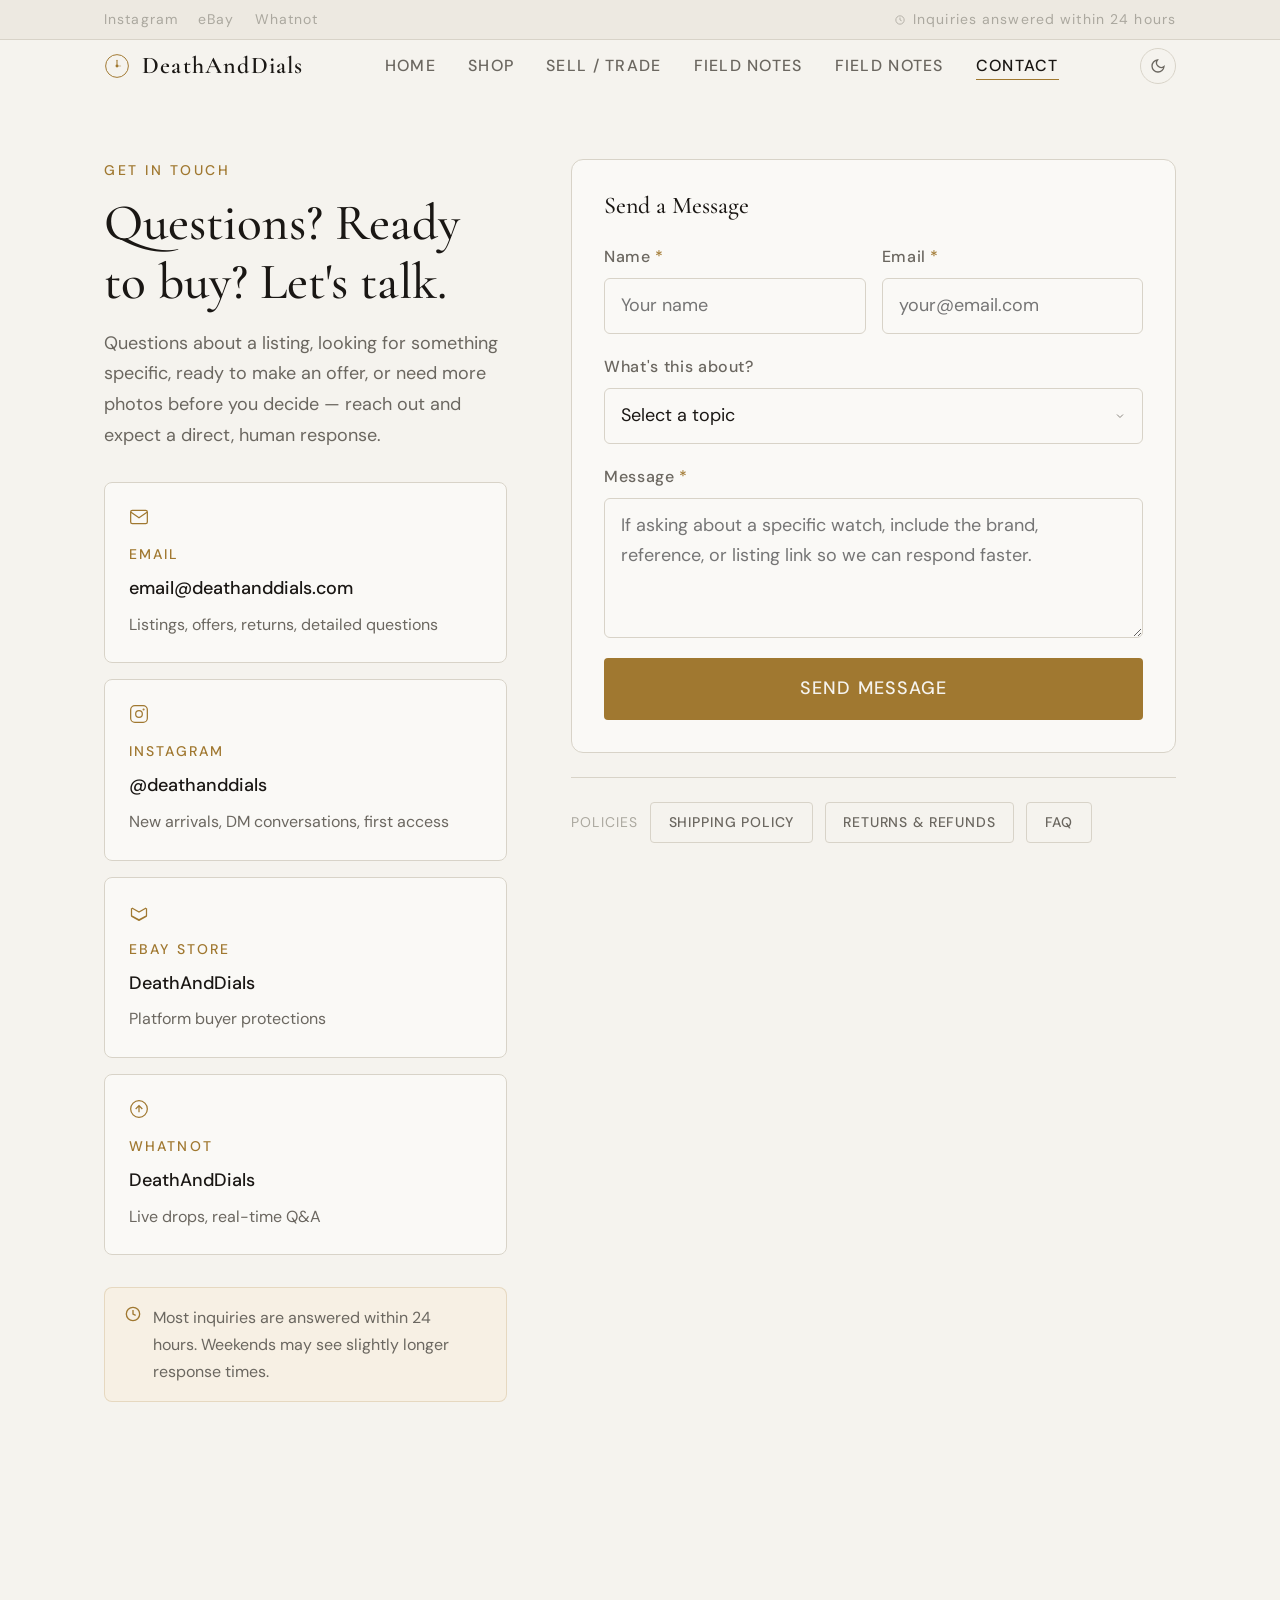
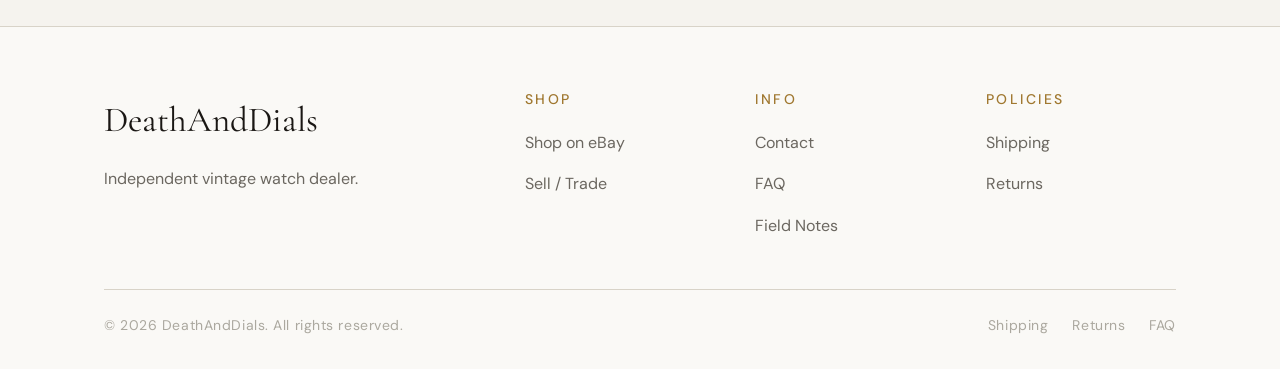
<file: contact.html>
<!DOCTYPE html>
<html lang="en" data-theme="dark">
<head>
  <meta charset="UTF-8"><meta name="viewport" content="width=device-width, initial-scale=1.0">
  <title>Contact — DeathAndDials</title>
  <meta name="description" content="Get in touch with DeathAndDials. Questions about a listing, sourcing requests, offers, or ready to sell your watch.">
  <link rel="preconnect" href="https://fonts.googleapis.com"><link rel="preconnect" href="https://fonts.gstatic.com" crossorigin>
  <link href="https://fonts.googleapis.com/css2?family=Cormorant+Garamond:ital,wght@0,400;0,500;0,600;1,400;1,500&family=DM+Sans:ital,opsz,wght@0,9..40,300;0,9..40,400;0,9..40,500;1,9..40,300&display=swap" rel="stylesheet">
  <link rel="stylesheet" href="css/tokens.css"><link rel="stylesheet" href="css/base.css"><link rel="stylesheet" href="css/nav.css"><link rel="stylesheet" href="css/animations.css">
  <link rel="icon" type="image/x-icon" href="favicon.ico">
  <link rel="icon" type="image/png" sizes="32x32" href="favicon-32x32.png">
  <link rel="icon" type="image/png" sizes="16x16" href="favicon-16x16.png">
  <link rel="apple-touch-icon" sizes="180x180" href="apple-touch-icon.png">
  <link rel="manifest" href="site.webmanifest">
  <style>
    .contact-layout { display:grid; grid-template-columns:1fr 1.5fr; gap:var(--space-16); align-items:start; }
    @media(max-width:768px){.contact-layout{grid-template-columns:1fr}}
    .contact-sidebar { position:sticky; top:calc(95px + var(--space-8)); }
    .contact-sidebar h1 { font-size:var(--text-2xl); margin-bottom:var(--space-4); }
    .contact-sidebar p { color:var(--color-text-muted); font-size:var(--text-base); line-height:1.7; margin-bottom:var(--space-8); }
    .contact-sidebar__note { background:var(--color-gold-bg); border:1px solid color-mix(in srgb,var(--color-gold) 20%,transparent); border-radius:var(--radius-lg); padding:var(--space-4) var(--space-5); display:flex; gap:var(--space-3); align-items:flex-start; margin-top:var(--space-8); }
    .contact-sidebar__note svg { color:var(--color-gold); flex-shrink:0; margin-top:2px; }
    .contact-sidebar__note p { margin:0; font-size:var(--text-sm); color:var(--color-text-muted); }
    .form-grid { display:grid; grid-template-columns:1fr 1fr; gap:var(--space-4); }
    .form-grid--full { grid-column:1/-1; }
    @media(max-width:560px){.form-grid{grid-template-columns:1fr}}
    .form-section { background:var(--color-surface); border:1px solid var(--color-border); border-radius:var(--radius-xl); padding:var(--space-8); }
    .policy-links { display:flex; gap:var(--space-3); flex-wrap:wrap; margin-top:var(--space-6); padding-top:var(--space-6); border-top:1px solid var(--color-border); }
  </style>
</head>
<body>
  <div class="util-bar"><div class="container util-bar__inner"><nav class="util-bar__links"><a href="https://instagram.com/deathanddials" target="_blank" rel="noopener">Instagram</a><a href="https://ebay.com/usr/kvnx_vintage" target="_blank" rel="noopener">eBay</a><a href="#" target="_blank">Whatnot</a></nav><span class="util-bar__note"><svg width="10" height="10" viewBox="0 0 24 24" fill="none" stroke="currentColor" stroke-width="2"><circle cx="12" cy="12" r="10"/><polyline points="12 6 12 12 16 14"/></svg> Inquiries answered within 24 hours</span></div></div>
  <header class="site-nav"><div class="container site-nav__inner"><a href="index.html" class="site-nav__logo"><svg viewBox="0 0 32 32" fill="none" width="26" height="26" style="color:var(--color-gold)"><circle cx="16" cy="16" r="14" stroke="currentColor" stroke-width="1.2"/><circle cx="16" cy="16" r="1.8" fill="currentColor"/><line x1="16" y1="14.2" x2="16" y2="9" stroke="currentColor" stroke-width="1.3" stroke-linecap="round"/><line x1="16" y1="16" x2="20.5" y2="16" stroke="currentColor" stroke-width="1" stroke-linecap="round" opacity="0.6"/></svg><span class="site-nav__logo-text">DeathAndDials</span></a><ul class="site-nav__links"><li><a href="index.html">Home</a></li><li><a href="https://ebay.com/usr/kvnx_vintage" target="_blank" rel="noopener">Shop</a></li><li><a href="sell-trade.html">Sell / Trade</a></li><li><a href="blog.html">Field Notes</a></li><li><a href="blog.html">Field Notes</a></li><li><a href="contact.html" class="active">Contact</a></li></ul><div class="site-nav__actions"><button class="theme-toggle" data-theme-toggle aria-label="Toggle theme"><svg width="16" height="16" viewBox="0 0 24 24" fill="none" stroke="currentColor" stroke-width="2"><path d="M21 12.79A9 9 0 1 1 11.21 3 7 7 0 0 0 21 12.79z"/></svg></button><button class="nav-hamburger" data-menu-open aria-label="Open menu"><svg width="18" height="18" viewBox="0 0 24 24" fill="none" stroke="currentColor" stroke-width="2"><line x1="3" y1="6" x2="21" y2="6"/><line x1="3" y1="12" x2="21" y2="12"/><line x1="3" y1="18" x2="21" y2="18"/></svg></button></div></div></header>
  <div class="mobile-menu"><button class="mobile-menu__close" data-menu-close><svg width="20" height="20" viewBox="0 0 24 24" fill="none" stroke="currentColor" stroke-width="2"><line x1="18" y1="6" x2="6" y2="18"/><line x1="6" y1="6" x2="18" y2="18"/></svg></button><ul class="mobile-menu__links"><li><a href="index.html">Home</a></li><li><a href="https://ebay.com/usr/kvnx_vintage" target="_blank" rel="noopener">Shop</a></li><li><a href="sell-trade.html">Sell / Trade</a></li><li><a href="contact.html">Contact</a></li></ul><div class="mobile-menu__footer"><a href="https://instagram.com/deathanddials" class="btn btn--outline btn--sm" target="_blank">Instagram</a></div></div>

  <main>
    <div style="padding-top:calc(95px + var(--space-16));padding-bottom:var(--space-24)">
      <div class="container">
        <div class="contact-layout">
          <!-- Sidebar -->
          <aside class="contact-sidebar" data-reveal="left">
            <span class="eyebrow">Get in Touch</span>
            <h1>Questions? Ready to buy? Let's talk.</h1>
            <p>Questions about a listing, looking for something specific, ready to make an offer, or need more photos before you decide — reach out and expect a direct, human response.</p>

            <div class="contact-grid">
              <a href="mailto:email@deathanddials.com" class="contact-card">
                <div class="contact-card__icon"><svg width="20" height="20" viewBox="0 0 24 24" fill="none" stroke="currentColor" stroke-width="1.5"><path d="M4 4h16c1.1 0 2 .9 2 2v12c0 1.1-.9 2-2 2H4c-1.1 0-2-.9-2-2V6c0-1.1.9-2 2-2z"/><polyline points="22,6 12,13 2,6"/></svg></div>
                <span class="contact-card__label">Email</span>
                <span class="contact-card__value">email@deathanddials.com</span>
                <span class="contact-card__desc">Listings, offers, returns, detailed questions</span>
              </a>
              <a href="https://instagram.com/deathanddials" target="_blank" rel="noopener" class="contact-card">
                <div class="contact-card__icon"><svg width="20" height="20" viewBox="0 0 24 24" fill="none" stroke="currentColor" stroke-width="1.5"><rect x="2" y="2" width="20" height="20" rx="5"/><circle cx="12" cy="12" r="4"/><circle cx="17.5" cy="6.5" r="0.5" fill="currentColor"/></svg></div>
                <span class="contact-card__label">Instagram</span>
                <span class="contact-card__value">@deathanddials</span>
                <span class="contact-card__desc">New arrivals, DM conversations, first access</span>
              </a>
              <a href="https://ebay.com/usr/kvnx_vintage" target="_blank" rel="noopener" class="contact-card">
                <div class="contact-card__icon"><svg width="20" height="20" viewBox="0 0 24 24" fill="none" stroke="currentColor" stroke-width="1.5"><path d="M20.5 7.27L12 12 3.5 7.27M3.5 16.73L12 21.5l8.5-4.77M3 7.5v9a1 1 0 0 0 .5.87l8 4.5a1 1 0 0 0 1 0l8-4.5A1 1 0 0 0 21 16.5v-9"/></svg></div>
                <span class="contact-card__label">eBay Store</span>
                <span class="contact-card__value">DeathAndDials</span>
                <span class="contact-card__desc">Platform buyer protections</span>
              </a>
              <a href="#" target="_blank" rel="noopener" class="contact-card">
                <div class="contact-card__icon"><svg width="20" height="20" viewBox="0 0 24 24" fill="none" stroke="currentColor" stroke-width="1.5"><circle cx="12" cy="12" r="10"/><path d="M8 12l4-4 4 4M12 8v8"/></svg></div>
                <span class="contact-card__label">Whatnot</span>
                <span class="contact-card__value">DeathAndDials</span>
                <span class="contact-card__desc">Live drops, real-time Q&amp;A</span>
              </a>
            </div>

            <div class="contact-sidebar__note">
              <svg width="16" height="16" viewBox="0 0 24 24" fill="none" stroke="currentColor" stroke-width="2"><circle cx="12" cy="12" r="10"/><polyline points="12 6 12 12 16 14"/></svg>
              <p>Most inquiries are answered within 24 hours. Weekends may see slightly longer response times.</p>
            </div>
          </aside>

          <!-- Form -->
          <div data-reveal="right">
            <div class="form-section">
              <h2 style="font-size:var(--text-lg);margin-bottom:var(--space-6)">Send a Message</h2>
              <form id="contact-form" action="https://formspree.io/f/xgoqdolr" method="POST" novalidate>
                  <input type="hidden" name="_subject" value="New Contact — DeathAndDials">
                  <input type="hidden" name="_replyto" value="">
                  <div id="contact-success" style="display:none;padding:1rem 1.25rem;background:rgba(200,169,110,0.12);border:1px solid var(--color-gold);border-radius:6px;color:var(--color-gold);margin-bottom:1.5rem;font-size:0.9rem;">
                    Message sent — I'll get back to you within 24 hours.
                  </div>
                  <div id="contact-error" style="display:none;padding:1rem 1.25rem;background:rgba(220,53,69,0.1);border:1px solid #dc3545;border-radius:6px;color:#dc3545;margin-bottom:1.5rem;font-size:0.9rem;">
                    Something went wrong. Try again or email DeathAndDials@gmail.com directly.
                  </div>
                <div style="display:flex;flex-direction:column;gap:var(--space-5)">
                  <div class="form-grid">
                    <div class="form-group"><label class="form-label" for="name">Name <span style="color:var(--color-gold)">*</span></label><input class="form-input" type="text" id="name" name="name" required placeholder="Your name" autocomplete="name"></div>
                    <div class="form-group"><label class="form-label" for="email">Email <span style="color:var(--color-gold)">*</span></label><input class="form-input" type="email" id="email" name="email" required placeholder="your@email.com" autocomplete="email"></div>
                  </div>
                  <div class="form-group">
                    <label class="form-label" for="subject">What's this about?</label>
                    <select class="form-select" id="subject" name="subject">
                      <option value="">Select a topic</option>
                      <option>Question about a listing</option>
                      <option>Sourcing request — I'm looking for something specific</option>
                      <option>I want to sell or trade a watch</option>
                      <option>Shipping or return inquiry</option>
                      <option>General inquiry</option>
                    </select>
                  </div>
                  <div class="form-group"><label class="form-label" for="message">Message <span style="color:var(--color-gold)">*</span></label><textarea class="form-textarea" id="message" name="message" required placeholder="If asking about a specific watch, include the brand, reference, or listing link so we can respond faster."></textarea></div>
                  <button type="submit" id="contact-submit" class="btn btn--primary btn--lg" style="width:100%">Send Message</button>
                </div>
              </form>
            </div>

            <div class="policy-links">
              <span style="font-size:var(--text-xs);color:var(--color-text-faint);letter-spacing:0.08em;text-transform:uppercase;align-self:center">Policies</span>
              <a href="shipping.html" class="btn btn--ghost btn--sm">Shipping Policy</a>
              <a href="returns.html" class="btn btn--ghost btn--sm">Returns &amp; Refunds</a>
              <a href="faq.html" class="btn btn--ghost btn--sm">FAQ</a>
            </div>
          </div>
        </div>
      </div>
    </div>
  </main>

  <footer class="site-footer"><div class="container"><div class="site-footer__grid"><div class="site-footer__brand"><span class="site-footer__brand-name">DeathAndDials</span><p class="site-footer__brand-desc">Independent vintage watch dealer.</p></div><div class="site-footer__col"><h4>Shop</h4><ul><li><a href="https://ebay.com/usr/kvnx_vintage" target="_blank" rel="noopener">Shop on eBay</a></li><li><a href="sell-trade.html">Sell / Trade</a></li></ul></div><div class="site-footer__col"><h4>Info</h4><ul><li><a href="contact.html">Contact</a></li><li><a href="faq.html">FAQ</a></li><li><a href="blog.html">Field Notes</a></li></ul></div><div class="site-footer__col"><h4>Policies</h4><ul><li><a href="shipping.html">Shipping</a></li><li><a href="returns.html">Returns</a></li></ul></div></div><div class="site-footer__bottom"><span>© 2026 DeathAndDials. All rights reserved.</span><nav class="site-footer__bottom-links"><a href="shipping.html">Shipping</a><a href="returns.html">Returns</a><a href="faq.html">FAQ</a></nav></div></div></footer>
  <script src="js/main.js"></script>

<script>
(function(){
  var form = document.getElementById('contact-form');
  if (!form) return;
  form.addEventListener('submit', function(e){
    e.preventDefault();
    var btn = document.getElementById('contact-submit');
    var successEl = document.getElementById('contact-success');
    var errorEl = document.getElementById('contact-error');
    successEl.style.display = 'none';
    errorEl.style.display = 'none';
    btn.disabled = true;
    btn.textContent = 'Sending…';
    // mirror email into _replyto
    var emailField = form.querySelector('[name="email"]');
    if (emailField) form.querySelector('[name="_replyto"]').value = emailField.value;
    fetch(form.action, {
      method: 'POST',
      body: new FormData(form),
      headers: { 'Accept': 'application/json' }
    }).then(function(res){
      if (res.ok) {
        successEl.style.display = 'block';
        form.reset();
        btn.textContent = 'Send Message';
      } else {
        res.json().then(function(data){
          errorEl.textContent = (data.errors && data.errors.map(function(x){return x.message;}).join(', ')) || 'Something went wrong. Try again or email DeathAndDials@gmail.com directly.';
          errorEl.style.display = 'block';
          btn.textContent = 'Send Message';
        });
      }
      btn.disabled = false;
    }).catch(function(){
      errorEl.style.display = 'block';
      btn.textContent = 'Send Message';
      btn.disabled = false;
    });
  });
})();
</script>
<script data-pplx-inline-edit>
(function () {
  if (window === window.top) return;

  const allowedParentOrigins = ["https://www.perplexity.ai","https://perplexity.ai","https://testing.perplexity.ai","https://staging.perplexity.ai","https://*.preview.i.perplexity.ai","http://localhost:3000","http://127.0.0.1:3000","http://localhost:5173","http://127.0.0.1:5173"];
  const MAX_FONT_BYTES = 500 * 1024;
  const MAX_TOTAL_FONT_BYTES = 2 * 1024 * 1024;
  let scrollForwarding = false;
  let scrollRaf = 0;
  let trustedTopOrigin = null;

  // Allow entries like "https://*.preview.i.perplexity.ai" — the wildcard
  // matches a single DNS label (no dots), so "https://*.foo" cannot stretch
  // across multiple labels.
  function matchesAllowedOrigin(origin) {
    if (!origin) return false;
    for (const entry of allowedParentOrigins) {
      if (!entry.includes("*")) {
        if (entry === origin) return true;
        continue;
      }
      const pattern = new RegExp(
        "^" +
          entry.replace(/[.+?^${}()|[\]\\]/g, "\\$&").replace(/\*/g, "[^.]+") +
          "$",
      );
      if (pattern.test(origin)) return true;
    }
    return false;
  }

  // Trust decision: when the sender is same-origin-visible (event.origin is a
  // real origin like https://www.perplexity.ai) we trust event.origin directly.
  // When event.origin is "null" (opaque broker srcdoc), we fall back to the
  // broker's stamped `parentOrigin` to identify the top window. The fallback
  // is claim-only — we rely on the browser's native `targetOrigin` enforcement
  // on the response path (see postToTrustedTop) to ensure replies can't be
  // delivered to anyone but the actual top window of that claimed origin.
  function getTrustedParentOrigin(event) {
    const forwardedParentOrigin =
      typeof event.data.parentOrigin === "string" ? event.data.parentOrigin : null;
    const parentOrigin = event.origin === "null" ? forwardedParentOrigin : event.origin;
    return matchesAllowedOrigin(parentOrigin) ? parentOrigin : null;
  }

  // All responses go to window.top with targetOrigin = the allowlisted origin.
  // An attacker that iframes us inside their own null-origin broker can claim
  // any parentOrigin they like, but the browser will drop the reply whenever
  // the real top's origin doesn't match — so the screenshot never leaves.
  function postToTrustedTop(message) {
    if (!trustedTopOrigin) return;
    try {
      window.top.postMessage(message, trustedTopOrigin);
    } catch (_error) {}
  }

  function inlineAll(original, clone) {
    if (original.nodeType !== 1 || clone.nodeType !== 1) return;

    try {
      const computedStyle = getComputedStyle(original);
      // cssText on a computed style is the serialized declaration in modern
      // Chromium/Safari — a single read beats enumerating ~400 longhand
      // properties. Firefox returns "" here, so we fall back on empty.
      const serialized = computedStyle.cssText;
      if (serialized) {
        clone.style.cssText = serialized;
      } else {
        const parts = new Array(computedStyle.length);
        for (let index = 0; index < computedStyle.length; index += 1) {
          const property = computedStyle[index];
          parts[index] = `${property}:${computedStyle.getPropertyValue(property)};`;
        }
        clone.style.cssText = parts.join("");
      }
    } catch (_error) {}

    const originalChildren = original.children;
    const clonedChildren = clone.children;
    for (
      let index = 0;
      index < originalChildren.length && index < clonedChildren.length;
      index += 1
    ) {
      inlineAll(originalChildren[index], clonedChildren[index]);
    }
  }

  function extractFontUrl(srcValue) {
    const matches = [
      ...srcValue.matchAll(
        /url\(["']?([^"')]+)["']?\)(?:\s*format\(["']?([^"')]+)["']?\))?/gi,
      ),
    ];
    if (matches.length === 0) return null;
    const woff2 = matches.find((m) => m[2] && m[2].toLowerCase().includes("woff2"));
    if (woff2) return woff2[1];
    const woff = matches.find((m) => m[2] && m[2].toLowerCase().includes("woff"));
    if (woff) return woff[1];
    return matches[0][1];
  }

  // Cache resolved font URL -> data URI across captures. Fonts on a page
  // essentially never change, and a batch run emits multiple captures back to
  // back — without this we'd refetch + re-base64 every time.
  const fontDataUriCache = new Map();
  const SRC_DECLARATION_RE = /src\s*:\s*[^;}]+/i;

  async function fetchAsDataUri(url) {
    if (fontDataUriCache.has(url)) return fontDataUriCache.get(url);
    let dataUri = null;
    try {
      const response = await fetch(url, { mode: "cors", credentials: "omit" });
      if (response.ok) {
        const blob = await response.blob();
        if (blob.size <= MAX_FONT_BYTES) {
          dataUri = await new Promise((resolve) => {
            const reader = new FileReader();
            reader.onloadend = () =>
              resolve(typeof reader.result === "string" ? reader.result : null);
            reader.onerror = () => resolve(null);
            reader.readAsDataURL(blob);
          });
        }
      }
    } catch (_error) {
      dataUri = null;
    }
    fontDataUriCache.set(url, dataUri);
    return dataUri;
  }

  function collectFontFaceRuleTexts() {
    const rules = [];
    for (const sheet of document.styleSheets) {
      let cssRules;
      try {
        cssRules = sheet.cssRules;
      } catch (_error) {
        continue;
      }
      if (!cssRules) continue;
      for (const rule of cssRules) {
        const cssText = rule.cssText || "";
        if (cssText.startsWith("@font-face")) rules.push(cssText);
      }
    }
    return rules;
  }

  async function buildInlinedFontCss() {
    const ruleTexts = collectFontFaceRuleTexts();
    if (ruleTexts.length === 0) return null;

    const resolved = ruleTexts.map((cssText) => {
      if (!SRC_DECLARATION_RE.test(cssText)) return null;
      const srcMatch = cssText.match(/src\s*:\s*([^;}]+)[;}]/i);
      if (!srcMatch) return null;
      const url = extractFontUrl(srcMatch[1]);
      if (!url) return null;
      try {
        return { cssText, url: new URL(url, document.baseURI).href };
      } catch (_error) {
        return null;
      }
    });

    const dataUris = await Promise.all(
      resolved.map((entry) => (entry ? fetchAsDataUri(entry.url) : Promise.resolve(null))),
    );

    const inlined = [];
    let totalBytes = 0;
    for (let index = 0; index < resolved.length; index += 1) {
      const entry = resolved[index];
      const dataUri = dataUris[index];
      if (!entry || !dataUri) continue;
      const approxBytes = dataUri.length * 0.75;
      if (totalBytes + approxBytes > MAX_TOTAL_FONT_BYTES) break;
      totalBytes += approxBytes;
      inlined.push(entry.cssText.replace(SRC_DECLARATION_RE, `src: url("${dataUri}")`));
    }
    return inlined.length > 0 ? inlined.join("\n") : null;
  }

  function stripExternal(clone) {
    const images = clone.querySelectorAll("img");
    for (let index = 0; index < images.length; index += 1) {
      const src = images[index].getAttribute("src");
      if (src && !src.startsWith("data:")) images[index].removeAttribute("src");
    }

    const elements = clone.querySelectorAll("*");
    for (let index = 0; index < elements.length; index += 1) {
      const style = elements[index].style.cssText;
      if (style && style.includes("url(")) {
        elements[index].style.cssText = style.replace(
          /url\(["']?(?!data:)[^)"']*["']?\)/gi,
          "none",
        );
      }
    }
  }

  function emitScroll() {
    scrollRaf = 0;
    if (!scrollForwarding) return;
    postToTrustedTop({
      type: "INLINE_EDIT_SCROLL",
      scrollX: window.scrollX,
      scrollY: window.scrollY,
    });
  }

  window.addEventListener(
    "scroll",
    function () {
      if (!scrollForwarding || scrollRaf) return;
      scrollRaf = requestAnimationFrame(emitScroll);
    },
    { passive: true, capture: true },
  );

  async function handleCaptureRequest(event) {
    const requestId = event.data.requestId;
    const scrollX = window.scrollX;
    const scrollY = window.scrollY;
    const width = window.innerWidth;
    const height = window.innerHeight;

    function postResult(dataUrl) {
      postToTrustedTop({
        type: "INLINE_EDIT_SCREENSHOT_RESULT",
        requestId,
        dataUrl,
        scrollX,
        scrollY,
      });
    }

    try {
      // Wait for any pending web fonts to resolve so both inline metrics and
      // the @font-face inlining below see the same loaded faces.
      if (document.fonts && document.fonts.ready) {
        try {
          await document.fonts.ready;
        } catch (_error) {}
      }

      const clone = document.documentElement.cloneNode(true);
      inlineAll(document.documentElement, clone);

      const removedNodes = clone.querySelectorAll("script,link[rel=\"stylesheet\"],style");
      for (let index = 0; index < removedNodes.length; index += 1) {
        removedNodes[index].remove();
      }

      stripExternal(clone);

      // Re-embed web fonts as data-URI @font-face rules so the SVG rasterizer
      // can resolve them — external font URLs aren't fetched during
      // foreignObject rendering, which would otherwise force a fallback face
      // and change text metrics.
      const inlinedFontCss = await buildInlinedFontCss();
      if (inlinedFontCss) {
        const styleEl = document.createElement("style");
        styleEl.textContent = inlinedFontCss;
        const head = clone.querySelector("head");
        if (head) head.appendChild(styleEl);
        else clone.insertBefore(styleEl, clone.firstChild);
      }

      const html = new XMLSerializer().serializeToString(clone);
      const svg =
        `<svg xmlns="http://www.w3.org/2000/svg" width="${width}" height="${height}">` +
        '<foreignObject width="100%" height="100%">' +
        `<div xmlns="http://www.w3.org/1999/xhtml" style="width:${width}px;height:${height}px;overflow:hidden">` +
        `<div style="position:relative;left:-${scrollX}px;top:-${scrollY}px">` +
        html +
        "</div></div></foreignObject></svg>";
      const svgUrl = `data:image/svg+xml;charset=utf-8,${encodeURIComponent(svg)}`;
      const image = new Image();
      image.onload = function () {
        const canvas = document.createElement("canvas");
        canvas.width = width;
        canvas.height = height;
        canvas.getContext("2d").drawImage(image, 0, 0);
        postResult(canvas.toDataURL("image/png"));
      };
      image.onerror = function () {
        postResult(null);
      };
      image.src = svgUrl;
    } catch (_error) {
      postResult(null);
    }
  }

  window.addEventListener("message", function (event) {
    if (!event.data) return;
    // Only accept messages from the direct parent frame. Blocks sibling /
    // unrelated-window postMessage senders that could otherwise reach us.
    if (event.source !== window.parent) return;

    const trustedParentOrigin = getTrustedParentOrigin(event);
    if (!trustedParentOrigin) return;
    trustedTopOrigin = trustedParentOrigin;

    if (event.data.type === "INLINE_EDIT_SCROLL_START") {
      scrollForwarding = true;
      emitScroll();
      return;
    }

    if (event.data.type === "INLINE_EDIT_SCROLL_STOP") {
      scrollForwarding = false;
      if (scrollRaf) cancelAnimationFrame(scrollRaf);
      scrollRaf = 0;
      return;
    }

    if (event.data.type !== "INLINE_EDIT_CAPTURE_REQUEST") return;

    handleCaptureRequest(event);
  });
})();


</script></body>
</html>
</file>
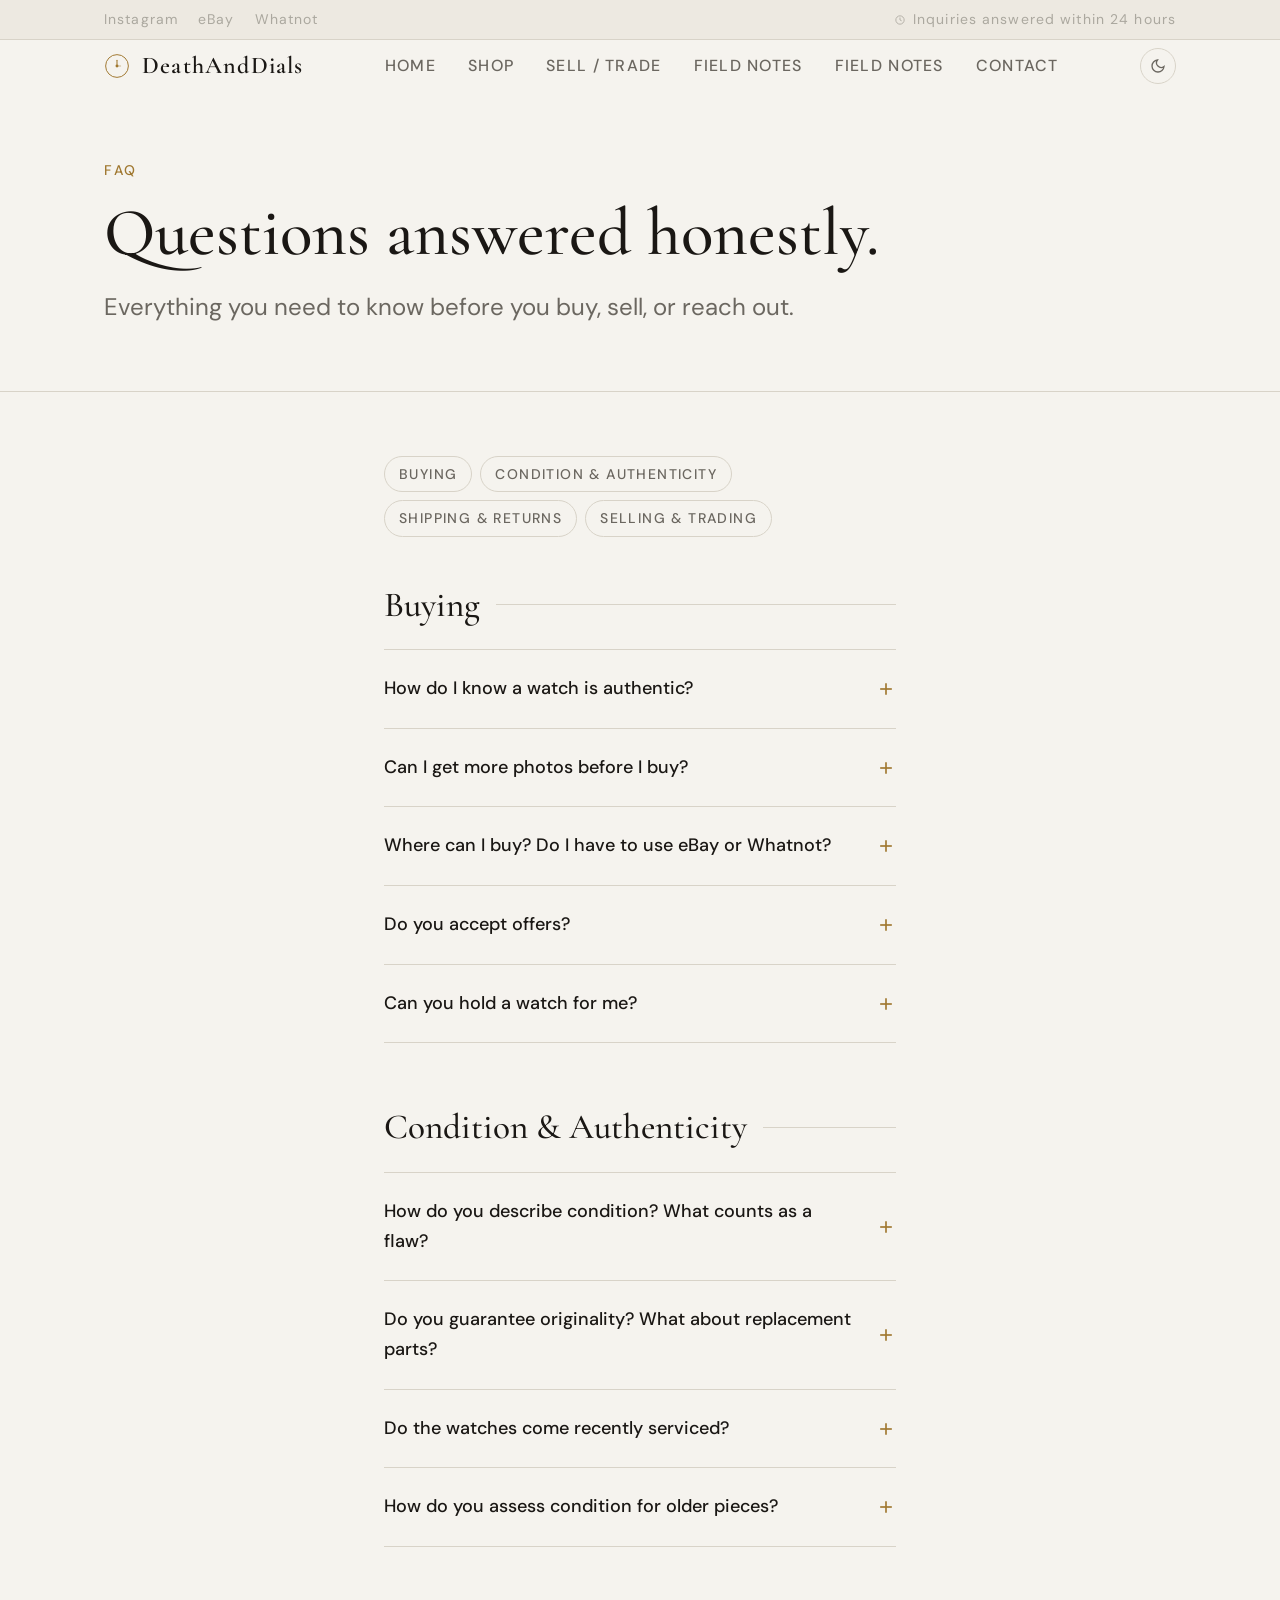
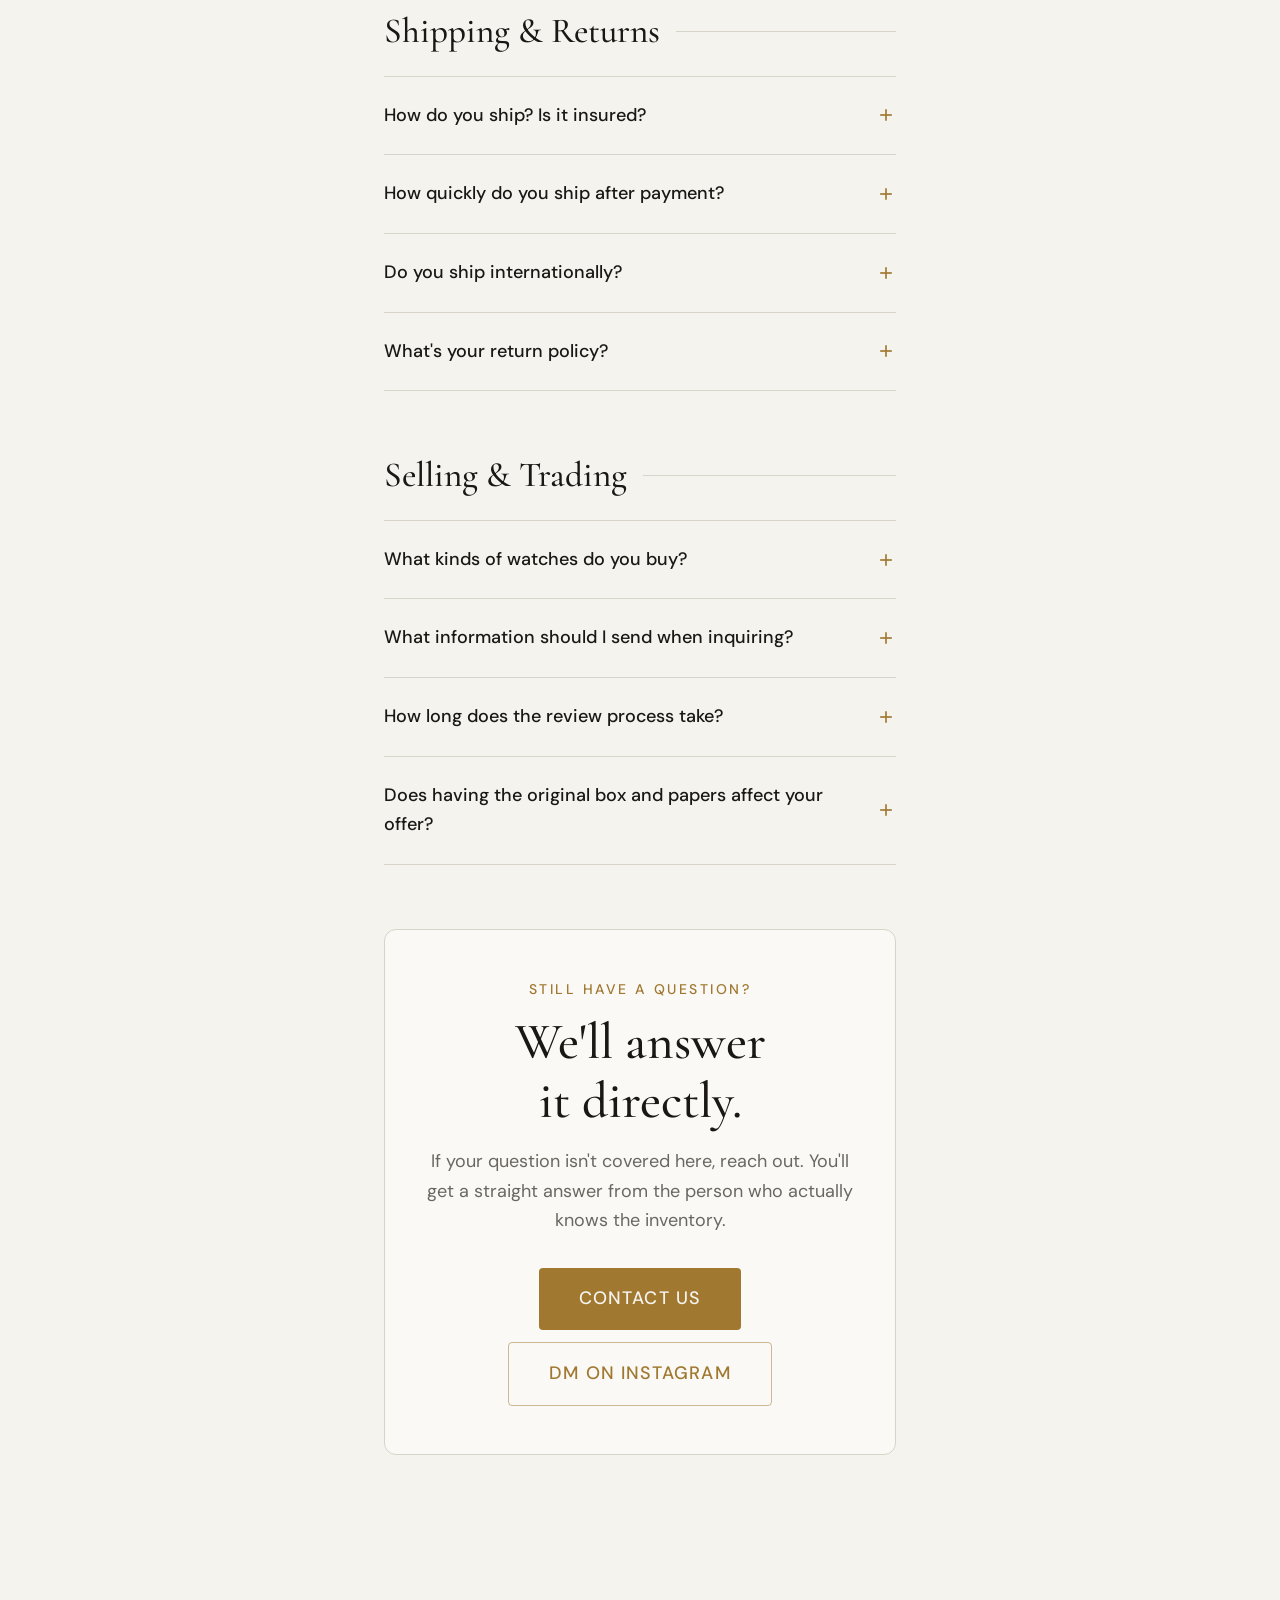
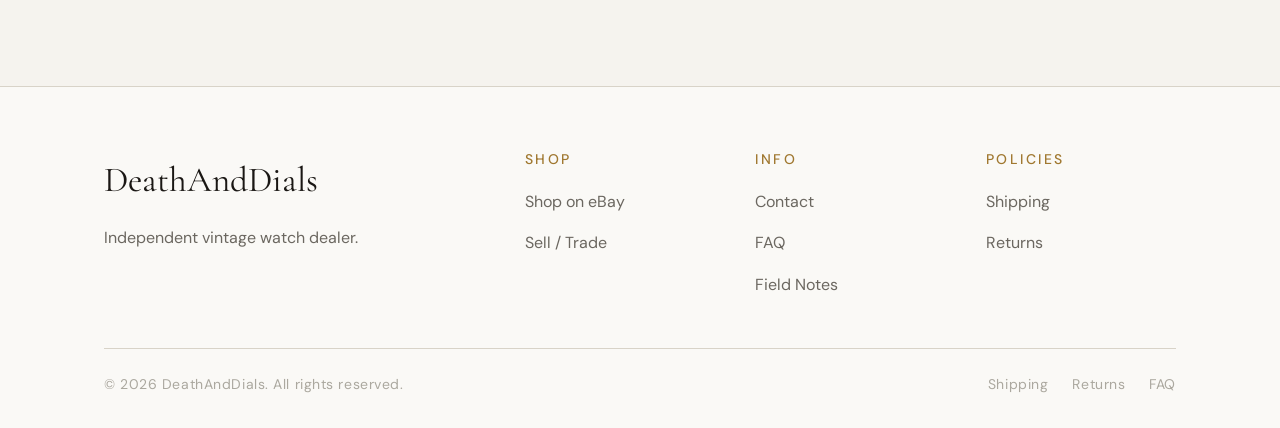
<file: faq.html>
<!DOCTYPE html>
<html lang="en" data-theme="dark">
<head>
  <meta charset="UTF-8"><meta name="viewport" content="width=device-width, initial-scale=1.0">
  <title>FAQ — DeathAndDials</title>
  <meta name="description" content="Answers to common questions about buying, condition, shipping, and selling watches through DeathAndDials.">
  <link rel="preconnect" href="https://fonts.googleapis.com"><link rel="preconnect" href="https://fonts.gstatic.com" crossorigin>
  <link href="https://fonts.googleapis.com/css2?family=Cormorant+Garamond:ital,wght@0,400;0,500;0,600;1,400;1,500&family=DM+Sans:ital,opsz,wght@0,9..40,300;0,9..40,400;0,9..40,500;1,9..40,300&display=swap" rel="stylesheet">
  <link rel="stylesheet" href="css/tokens.css"><link rel="stylesheet" href="css/base.css"><link rel="stylesheet" href="css/nav.css"><link rel="stylesheet" href="css/animations.css">
  <link rel="icon" type="image/x-icon" href="favicon.ico">
  <link rel="icon" type="image/png" sizes="32x32" href="favicon-32x32.png">
  <link rel="icon" type="image/png" sizes="16x16" href="favicon-16x16.png">
  <link rel="apple-touch-icon" sizes="180x180" href="apple-touch-icon.png">
  <link rel="manifest" href="site.webmanifest">
  <style>
    .faq-section { margin-bottom: var(--space-16); }
    .faq-section-header {
      display: flex; align-items: center; gap: var(--space-4);
      margin-bottom: var(--space-6);
    }
    .faq-section-header h2 {
      font-size: var(--text-xl); color: var(--color-text);
      font-family: var(--font-display); font-weight: 500;
    }
    .faq-section-header::after {
      content: ''; flex: 1; height: 1px; background: var(--color-border);
    }
    .faq-list { border-top: 1px solid var(--color-border); }
    .faq-nav {
      display: flex; flex-wrap: wrap; gap: var(--space-2);
      margin-bottom: var(--space-12);
    }
    .faq-nav a {
      font-size: var(--text-xs); font-weight: 500; letter-spacing: 0.1em;
      text-transform: uppercase; color: var(--color-text-muted);
      padding: 0.4em 1em; border: 1px solid var(--color-border);
      border-radius: var(--radius-full);
      transition: color var(--transition), border-color var(--transition);
    }
    .faq-nav a:hover { color: var(--color-gold); border-color: color-mix(in srgb, var(--color-gold) 40%, transparent); }
    .faq-answer-inner a { color: var(--color-gold); text-decoration: underline; text-decoration-color: color-mix(in srgb, var(--color-gold) 40%, transparent); }
    .faq-answer-inner a:hover { text-decoration-color: var(--color-gold); }
    .faq-cta-band {
      background: var(--color-surface);
      border: 1px solid var(--color-border);
      border-radius: var(--radius-xl);
      padding: var(--space-12) var(--space-10);
      text-align: center;
      margin-top: var(--space-16);
    }
    .faq-cta-band h2 { font-size: var(--text-2xl); margin-bottom: var(--space-4); }
    .faq-cta-band p { color: var(--color-text-muted); max-width: 48ch; margin: 0 auto var(--space-8); }
    .faq-cta-band .btn-row { display: flex; justify-content: center; gap: var(--space-3); flex-wrap: wrap; }
  </style>
</head>
<body>
  <div class="util-bar"><div class="container util-bar__inner"><nav class="util-bar__links"><a href="https://instagram.com/deathanddials" target="_blank" rel="noopener">Instagram</a><a href="https://ebay.com/usr/kvnx_vintage" target="_blank" rel="noopener">eBay</a><a href="https://www.whatnot.com/user/deathanddials" target="_blank">Whatnot</a></nav><span class="util-bar__note"><svg width="10" height="10" viewBox="0 0 24 24" fill="none" stroke="currentColor" stroke-width="2"><circle cx="12" cy="12" r="10"/><polyline points="12 6 12 12 16 14"/></svg> Inquiries answered within 24 hours</span></div></div>
  <header class="site-nav"><div class="container site-nav__inner"><a href="index.html" class="site-nav__logo"><svg viewBox="0 0 32 32" fill="none" width="26" height="26" style="color:var(--color-gold)"><circle cx="16" cy="16" r="14" stroke="currentColor" stroke-width="1.2"/><circle cx="16" cy="16" r="1.8" fill="currentColor"/><line x1="16" y1="14.2" x2="16" y2="9" stroke="currentColor" stroke-width="1.3" stroke-linecap="round"/><line x1="16" y1="16" x2="20.5" y2="16" stroke="currentColor" stroke-width="1" stroke-linecap="round" opacity="0.6"/></svg><span class="site-nav__logo-text">DeathAndDials</span></a><ul class="site-nav__links"><li><a href="index.html">Home</a></li><li><a href="https://ebay.com/usr/kvnx_vintage" target="_blank" rel="noopener">Shop</a></li><li><a href="sell-trade.html">Sell / Trade</a></li><li><a href="blog.html">Field Notes</a></li><li><a href="blog.html">Field Notes</a></li><li><a href="contact.html">Contact</a></li></ul><div class="site-nav__actions"><button class="theme-toggle" data-theme-toggle aria-label="Toggle theme"><svg width="16" height="16" viewBox="0 0 24 24" fill="none" stroke="currentColor" stroke-width="2"><path d="M21 12.79A9 9 0 1 1 11.21 3 7 7 0 0 0 21 12.79z"/></svg></button><button class="nav-hamburger" data-menu-open aria-label="Open menu"><svg width="18" height="18" viewBox="0 0 24 24" fill="none" stroke="currentColor" stroke-width="2"><line x1="3" y1="6" x2="21" y2="6"/><line x1="3" y1="12" x2="21" y2="12"/><line x1="3" y1="18" x2="21" y2="18"/></svg></button></div></div></header>
  <div class="mobile-menu"><button class="mobile-menu__close" data-menu-close><svg width="20" height="20" viewBox="0 0 24 24" fill="none" stroke="currentColor" stroke-width="2"><line x1="18" y1="6" x2="6" y2="18"/><line x1="6" y1="6" x2="18" y2="18"/></svg></button><ul class="mobile-menu__links"><li><a href="index.html">Home</a></li><li><a href="https://ebay.com/usr/kvnx_vintage" target="_blank" rel="noopener">Shop</a></li><li><a href="sell-trade.html">Sell / Trade</a></li><li><a href="contact.html">Contact</a></li></ul><div class="mobile-menu__footer"><a href="https://instagram.com/deathanddials" class="btn btn--outline btn--sm" target="_blank">Instagram</a></div></div>

  <main>
    <div class="page-header">
      <div class="container">
        <span class="eyebrow" data-reveal>FAQ</span>
        <h1 data-reveal>Questions answered honestly.</h1>
        <p data-reveal>Everything you need to know before you buy, sell, or reach out.</p>
      </div>
    </div>

    <section style="padding-top:0">
      <div class="container container--narrow">

        <!-- Section nav -->
        <nav class="faq-nav" aria-label="FAQ sections" data-reveal>
          <a href="#buying">Buying</a>
          <a href="#condition">Condition &amp; Authenticity</a>
          <a href="#shipping-returns">Shipping &amp; Returns</a>
          <a href="#selling">Selling &amp; Trading</a>
        </nav>

        <!-- Section 1: Buying -->
        <div class="faq-section" id="buying" data-reveal>
          <div class="faq-section-header">
            <h2>Buying</h2>
          </div>
          <div class="faq-list">

            <div class="faq-item">
              <button class="faq-question" aria-expanded="false">
                How do I know a watch is authentic?
                <svg class="faq-icon" viewBox="0 0 24 24" fill="none" stroke="currentColor" stroke-width="2"><line x1="12" y1="5" x2="12" y2="19"/><line x1="5" y1="12" x2="19" y2="12"/></svg>
              </button>
              <div class="faq-answer" role="region">
                <div class="faq-answer-inner">
                  Every watch we sell has been handled and authenticated by us directly. We research each piece against known references — dial printing, case proportions, movement signatures, and known era markers. If there's any uncertainty about a component, we say so in the listing. We don't sell watches we can't stand behind.
                </div>
              </div>
            </div>

            <div class="faq-item">
              <button class="faq-question" aria-expanded="false">
                Can I get more photos before I buy?
                <svg class="faq-icon" viewBox="0 0 24 24" fill="none" stroke="currentColor" stroke-width="2"><line x1="12" y1="5" x2="12" y2="19"/><line x1="5" y1="12" x2="19" y2="12"/></svg>
              </button>
              <div class="faq-answer" role="region">
                <div class="faq-answer-inner">
                  Always. Message us on <a href="https://instagram.com/deathanddials" target="_blank" rel="noopener">Instagram</a> or <a href="contact.html">through the contact form</a> with the watch you're interested in and tell us what you want to see — crown, caseback, movement, specific wear areas. We'll send them directly. Buying vintage unseen takes trust, and we earn that through transparency.
                </div>
              </div>
            </div>

            <div class="faq-item">
              <button class="faq-question" aria-expanded="false">
                Where can I buy? Do I have to use eBay or Whatnot?
                <svg class="faq-icon" viewBox="0 0 24 24" fill="none" stroke="currentColor" stroke-width="2"><line x1="12" y1="5" x2="12" y2="19"/><line x1="5" y1="12" x2="19" y2="12"/></svg>
              </button>
              <div class="faq-answer" role="region">
                <div class="faq-answer-inner">
                  We sell through <a href="https://ebay.com/usr/kvnx_vintage" target="_blank" rel="noopener">eBay</a>, <a href="https://www.whatnot.com/user/deathanddials" target="_blank">Whatnot</a>, and direct via <a href="https://instagram.com/deathanddials" target="_blank" rel="noopener">Instagram DM</a>. eBay gives you platform buyer protection. Whatnot is where we run live drops with real-time Q&amp;A. Instagram is the fastest path for direct negotiation and sourcing requests. All three are active.
                </div>
              </div>
            </div>

            <div class="faq-item">
              <button class="faq-question" aria-expanded="false">
                Do you accept offers?
                <svg class="faq-icon" viewBox="0 0 24 24" fill="none" stroke="currentColor" stroke-width="2"><line x1="12" y1="5" x2="12" y2="19"/><line x1="5" y1="12" x2="19" y2="12"/></svg>
              </button>
              <div class="faq-answer" role="region">
                <div class="faq-answer-inner">
                  On eBay listings, the Best Offer button is there for a reason — use it. For direct sales, reasonable offers are always welcome. We won't lowball you back or string you along. If a price works, it works. If it doesn't, we'll tell you straight.
                </div>
              </div>
            </div>

            <div class="faq-item">
              <button class="faq-question" aria-expanded="false">
                Can you hold a watch for me?
                <svg class="faq-icon" viewBox="0 0 24 24" fill="none" stroke="currentColor" stroke-width="2"><line x1="12" y1="5" x2="12" y2="19"/><line x1="5" y1="12" x2="19" y2="12"/></svg>
              </button>
              <div class="faq-answer" role="region">
                <div class="faq-answer-inner">
                  Short holds are possible for serious buyers — typically 24–48 hours. We don't hold indefinitely, and we won't pull a watch off the market for a maybe. If you're serious, reach out directly and let's work it out.
                </div>
              </div>
            </div>

          </div>
        </div>

        <!-- Section 2: Condition & Authenticity -->
        <div class="faq-section" id="condition" data-reveal>
          <div class="faq-section-header">
            <h2>Condition &amp; Authenticity</h2>
          </div>
          <div class="faq-list">

            <div class="faq-item">
              <button class="faq-question" aria-expanded="false">
                How do you describe condition? What counts as a flaw?
                <svg class="faq-icon" viewBox="0 0 24 24" fill="none" stroke="currentColor" stroke-width="2"><line x1="12" y1="5" x2="12" y2="19"/><line x1="5" y1="12" x2="19" y2="12"/></svg>
              </button>
              <div class="faq-answer" role="region">
                <div class="faq-answer-inner">
                  Every listing includes an honest condition summary — case wear, dial integrity, crystal condition, crown function, and timekeeping accuracy. We don't use vague grades like "good" without explaining what that means for a specific piece. If a lume pip is missing or the case has been polished, that's in the listing. We'd rather lose a sale than sell something under false pretenses.
                </div>
              </div>
            </div>

            <div class="faq-item">
              <button class="faq-question" aria-expanded="false">
                Do you guarantee originality? What about replacement parts?
                <svg class="faq-icon" viewBox="0 0 24 24" fill="none" stroke="currentColor" stroke-width="2"><line x1="12" y1="5" x2="12" y2="19"/><line x1="5" y1="12" x2="19" y2="12"/></svg>
              </button>
              <div class="faq-answer" role="region">
                <div class="faq-answer-inner">
                  Yes — and any known replacements are disclosed. If a crown has been swapped, we say so. If a crystal is aftermarket, it's noted. We research each watch against period-correct references. If we're uncertain about a component's originality, that uncertainty is stated clearly in the listing, not buried or omitted.
                </div>
              </div>
            </div>

            <div class="faq-item">
              <button class="faq-question" aria-expanded="false">
                Do the watches come recently serviced?
                <svg class="faq-icon" viewBox="0 0 24 24" fill="none" stroke="currentColor" stroke-width="2"><line x1="12" y1="5" x2="12" y2="19"/><line x1="5" y1="12" x2="19" y2="12"/></svg>
              </button>
              <div class="faq-answer" role="region">
                <div class="faq-answer-inner">
                  Not always — and that's accurate to how vintage watches actually trade. Service history, when known, is listed. Mechanical function (running, stopping, accuracy) is noted for every piece. We don't send out watches that don't run without saying so. If a watch needs a service, that's disclosed and reflected in the price.
                </div>
              </div>
            </div>

            <div class="faq-item">
              <button class="faq-question" aria-expanded="false">
                How do you assess condition for older pieces?
                <svg class="faq-icon" viewBox="0 0 24 24" fill="none" stroke="currentColor" stroke-width="2"><line x1="12" y1="5" x2="12" y2="19"/><line x1="5" y1="12" x2="19" y2="12"/></svg>
              </button>
              <div class="faq-answer" role="region">
                <div class="faq-answer-inner">
                  For pieces from the 1930s–1980s, "original" condition means something different than modern watches. We assess case sharpness (has it been polished?), dial aging (patina vs. damage), crystal clarity, and movement condition. A watch with honest wear and original parts often outranks a polished-to-death example that's lost its character. We note what matters to a collector.
                </div>
              </div>
            </div>

          </div>
        </div>

        <!-- Section 3: Shipping & Returns -->
        <div class="faq-section" id="shipping-returns" data-reveal>
          <div class="faq-section-header">
            <h2>Shipping &amp; Returns</h2>
          </div>
          <div class="faq-list">

            <div class="faq-item">
              <button class="faq-question" aria-expanded="false">
                How do you ship? Is it insured?
                <svg class="faq-icon" viewBox="0 0 24 24" fill="none" stroke="currentColor" stroke-width="2"><line x1="12" y1="5" x2="12" y2="19"/><line x1="5" y1="12" x2="19" y2="12"/></svg>
              </button>
              <div class="faq-answer" role="region">
                <div class="faq-answer-inner">
                  Every watch ships with full tracking and is packaged to actually protect a vintage timepiece — not just stuffed in a padded envelope. All shipments are insured for their full sale value. If something goes wrong in transit, we handle it. See our full <a href="shipping.html">Shipping Policy</a> for details.
                </div>
              </div>
            </div>

            <div class="faq-item">
              <button class="faq-question" aria-expanded="false">
                How quickly do you ship after payment?
                <svg class="faq-icon" viewBox="0 0 24 24" fill="none" stroke="currentColor" stroke-width="2"><line x1="12" y1="5" x2="12" y2="19"/><line x1="5" y1="12" x2="19" y2="12"/></svg>
              </button>
              <div class="faq-answer" role="region">
                <div class="faq-answer-inner">
                  Orders ship within 1–2 business days of confirmed payment. You'll receive tracking as soon as the label is created. If anything delays your shipment, we'll reach out proactively — you won't be left guessing.
                </div>
              </div>
            </div>

            <div class="faq-item">
              <button class="faq-question" aria-expanded="false">
                Do you ship internationally?
                <svg class="faq-icon" viewBox="0 0 24 24" fill="none" stroke="currentColor" stroke-width="2"><line x1="12" y1="5" x2="12" y2="19"/><line x1="5" y1="12" x2="19" y2="12"/></svg>
              </button>
              <div class="faq-answer" role="region">
                <div class="faq-answer-inner">
                  Yes — with a note. International buyers are responsible for any customs fees, import duties, or VAT at their destination. We'll mark packages accurately. Delivery times vary by country and carrier. Reach out before purchasing if you have questions about your specific location.
                </div>
              </div>
            </div>

            <div class="faq-item">
              <button class="faq-question" aria-expanded="false">
                What's your return policy?
                <svg class="faq-icon" viewBox="0 0 24 24" fill="none" stroke="currentColor" stroke-width="2"><line x1="12" y1="5" x2="12" y2="19"/><line x1="5" y1="12" x2="19" y2="12"/></svg>
              </button>
              <div class="faq-answer" role="region">
                <div class="faq-answer-inner">
                  Returns are accepted within 3 days of confirmed delivery if the watch substantially misrepresents what was described. We're thorough in our listings, so this rarely comes up — but if it does, we make it right. Buyer's remorse is not a valid return reason. Read the full policy on our <a href="returns.html">Returns &amp; Refunds page</a>.
                </div>
              </div>
            </div>

          </div>
        </div>

        <!-- Section 4: Selling & Trading -->
        <div class="faq-section" id="selling" data-reveal>
          <div class="faq-section-header">
            <h2>Selling &amp; Trading</h2>
          </div>
          <div class="faq-list">

            <div class="faq-item">
              <button class="faq-question" aria-expanded="false">
                What kinds of watches do you buy?
                <svg class="faq-icon" viewBox="0 0 24 24" fill="none" stroke="currentColor" stroke-width="2"><line x1="12" y1="5" x2="12" y2="19"/><line x1="5" y1="12" x2="19" y2="12"/></svg>
              </button>
              <div class="faq-answer" role="region">
                <div class="faq-answer-inner">
                  American and European vintage from roughly 1930–1980 is the sweet spot. Hamilton, Bulova, Elgin, Benrus, Longines, Omega, Enicar, Universal Genève, Girard-Perregaux, and similar makers. Interesting dials, all-original examples, and mechanical watches in working order. We're not the right buyer for battery-powered fashion watches or heavily damaged cases.
                </div>
              </div>
            </div>

            <div class="faq-item">
              <button class="faq-question" aria-expanded="false">
                What information should I send when inquiring?
                <svg class="faq-icon" viewBox="0 0 24 24" fill="none" stroke="currentColor" stroke-width="2"><line x1="12" y1="5" x2="12" y2="19"/><line x1="5" y1="12" x2="19" y2="12"/></svg>
              </button>
              <div class="faq-answer" role="region">
                <div class="faq-answer-inner">
                  Photos help most: dial front, caseback, crown side, and any markings or text you can read clearly. Include what you know about the history — where it came from, if it runs, any known service history. The more context you give us, the faster and more accurate our assessment.
                </div>
              </div>
            </div>

            <div class="faq-item">
              <button class="faq-question" aria-expanded="false">
                How long does the review process take?
                <svg class="faq-icon" viewBox="0 0 24 24" fill="none" stroke="currentColor" stroke-width="2"><line x1="12" y1="5" x2="12" y2="19"/><line x1="5" y1="12" x2="19" y2="12"/></svg>
              </button>
              <div class="faq-answer" role="region">
                <div class="faq-answer-inner">
                  Usually within 24–48 hours. If we need more information before making an offer, we'll ask. If it's not something we can take on, we'll tell you straight — and we'll try to point you toward a better outlet if we know one.
                </div>
              </div>
            </div>

            <div class="faq-item">
              <button class="faq-question" aria-expanded="false">
                Does having the original box and papers affect your offer?
                <svg class="faq-icon" viewBox="0 0 24 24" fill="none" stroke="currentColor" stroke-width="2"><line x1="12" y1="5" x2="12" y2="19"/><line x1="5" y1="12" x2="19" y2="12"/></svg>
              </button>
              <div class="faq-answer" role="region">
                <div class="faq-answer-inner">
                  Yes, for the right watches. Box and papers add meaningful value on collectible Omega, Longines, and certain American pieces. For everyday vintage, they're a nice bonus but not a make-or-break. Either way, mention it when you reach out — it's useful context.
                </div>
              </div>
            </div>

          </div>
        </div>

        <!-- Still have a question CTA -->
        <div class="faq-cta-band" data-reveal>
          <span class="eyebrow">Still Have a Question?</span>
          <h2>We'll answer it directly.</h2>
          <p>If your question isn't covered here, reach out. You'll get a straight answer from the person who actually knows the inventory.</p>
          <div class="btn-row">
            <a href="contact.html" class="btn btn--primary btn--lg">Contact Us</a>
            <a href="https://instagram.com/deathanddials" class="btn btn--outline btn--lg" target="_blank" rel="noopener">DM on Instagram</a>
          </div>
        </div>

      </div>
    </section>
  </main>

  <footer class="site-footer"><div class="container"><div class="site-footer__grid"><div class="site-footer__brand"><span class="site-footer__brand-name">DeathAndDials</span><p class="site-footer__brand-desc">Independent vintage watch dealer.</p></div><div class="site-footer__col"><h4>Shop</h4><ul><li><a href="https://ebay.com/usr/kvnx_vintage" target="_blank" rel="noopener">Shop on eBay</a></li><li><a href="sell-trade.html">Sell / Trade</a></li></ul></div><div class="site-footer__col"><h4>Info</h4><ul><li><a href="contact.html">Contact</a></li><li><a href="faq.html">FAQ</a></li><li><a href="blog.html">Field Notes</a></li></ul></div><div class="site-footer__col"><h4>Policies</h4><ul><li><a href="shipping.html">Shipping</a></li><li><a href="returns.html">Returns</a></li></ul></div></div><div class="site-footer__bottom"><span>© 2026 DeathAndDials. All rights reserved.</span><nav class="site-footer__bottom-links"><a href="shipping.html">Shipping</a><a href="returns.html">Returns</a><a href="faq.html">FAQ</a></nav></div></div></footer>
  <script src="js/main.js"></script>
<script data-pplx-inline-edit>
(function () {
  if (window === window.top) return;

  const allowedParentOrigins = ["https://www.perplexity.ai","https://perplexity.ai","https://testing.perplexity.ai","https://staging.perplexity.ai","https://*.preview.i.perplexity.ai","http://localhost:3000","http://127.0.0.1:3000","http://localhost:5173","http://127.0.0.1:5173"];
  const MAX_FONT_BYTES = 500 * 1024;
  const MAX_TOTAL_FONT_BYTES = 2 * 1024 * 1024;
  let scrollForwarding = false;
  let scrollRaf = 0;
  let trustedTopOrigin = null;

  // Allow entries like "https://*.preview.i.perplexity.ai" — the wildcard
  // matches a single DNS label (no dots), so "https://*.foo" cannot stretch
  // across multiple labels.
  function matchesAllowedOrigin(origin) {
    if (!origin) return false;
    for (const entry of allowedParentOrigins) {
      if (!entry.includes("*")) {
        if (entry === origin) return true;
        continue;
      }
      const pattern = new RegExp(
        "^" +
          entry.replace(/[.+?^${}()|[\]\\]/g, "\\$&").replace(/\*/g, "[^.]+") +
          "$",
      );
      if (pattern.test(origin)) return true;
    }
    return false;
  }

  // Trust decision: when the sender is same-origin-visible (event.origin is a
  // real origin like https://www.perplexity.ai) we trust event.origin directly.
  // When event.origin is "null" (opaque broker srcdoc), we fall back to the
  // broker's stamped `parentOrigin` to identify the top window. The fallback
  // is claim-only — we rely on the browser's native `targetOrigin` enforcement
  // on the response path (see postToTrustedTop) to ensure replies can't be
  // delivered to anyone but the actual top window of that claimed origin.
  function getTrustedParentOrigin(event) {
    const forwardedParentOrigin =
      typeof event.data.parentOrigin === "string" ? event.data.parentOrigin : null;
    const parentOrigin = event.origin === "null" ? forwardedParentOrigin : event.origin;
    return matchesAllowedOrigin(parentOrigin) ? parentOrigin : null;
  }

  // All responses go to window.top with targetOrigin = the allowlisted origin.
  // An attacker that iframes us inside their own null-origin broker can claim
  // any parentOrigin they like, but the browser will drop the reply whenever
  // the real top's origin doesn't match — so the screenshot never leaves.
  function postToTrustedTop(message) {
    if (!trustedTopOrigin) return;
    try {
      window.top.postMessage(message, trustedTopOrigin);
    } catch (_error) {}
  }

  function inlineAll(original, clone) {
    if (original.nodeType !== 1 || clone.nodeType !== 1) return;

    try {
      const computedStyle = getComputedStyle(original);
      // cssText on a computed style is the serialized declaration in modern
      // Chromium/Safari — a single read beats enumerating ~400 longhand
      // properties. Firefox returns "" here, so we fall back on empty.
      const serialized = computedStyle.cssText;
      if (serialized) {
        clone.style.cssText = serialized;
      } else {
        const parts = new Array(computedStyle.length);
        for (let index = 0; index < computedStyle.length; index += 1) {
          const property = computedStyle[index];
          parts[index] = `${property}:${computedStyle.getPropertyValue(property)};`;
        }
        clone.style.cssText = parts.join("");
      }
    } catch (_error) {}

    const originalChildren = original.children;
    const clonedChildren = clone.children;
    for (
      let index = 0;
      index < originalChildren.length && index < clonedChildren.length;
      index += 1
    ) {
      inlineAll(originalChildren[index], clonedChildren[index]);
    }
  }

  function extractFontUrl(srcValue) {
    const matches = [
      ...srcValue.matchAll(
        /url\(["']?([^"')]+)["']?\)(?:\s*format\(["']?([^"')]+)["']?\))?/gi,
      ),
    ];
    if (matches.length === 0) return null;
    const woff2 = matches.find((m) => m[2] && m[2].toLowerCase().includes("woff2"));
    if (woff2) return woff2[1];
    const woff = matches.find((m) => m[2] && m[2].toLowerCase().includes("woff"));
    if (woff) return woff[1];
    return matches[0][1];
  }

  // Cache resolved font URL -> data URI across captures. Fonts on a page
  // essentially never change, and a batch run emits multiple captures back to
  // back — without this we'd refetch + re-base64 every time.
  const fontDataUriCache = new Map();
  const SRC_DECLARATION_RE = /src\s*:\s*[^;}]+/i;

  async function fetchAsDataUri(url) {
    if (fontDataUriCache.has(url)) return fontDataUriCache.get(url);
    let dataUri = null;
    try {
      const response = await fetch(url, { mode: "cors", credentials: "omit" });
      if (response.ok) {
        const blob = await response.blob();
        if (blob.size <= MAX_FONT_BYTES) {
          dataUri = await new Promise((resolve) => {
            const reader = new FileReader();
            reader.onloadend = () =>
              resolve(typeof reader.result === "string" ? reader.result : null);
            reader.onerror = () => resolve(null);
            reader.readAsDataURL(blob);
          });
        }
      }
    } catch (_error) {
      dataUri = null;
    }
    fontDataUriCache.set(url, dataUri);
    return dataUri;
  }

  function collectFontFaceRuleTexts() {
    const rules = [];
    for (const sheet of document.styleSheets) {
      let cssRules;
      try {
        cssRules = sheet.cssRules;
      } catch (_error) {
        continue;
      }
      if (!cssRules) continue;
      for (const rule of cssRules) {
        const cssText = rule.cssText || "";
        if (cssText.startsWith("@font-face")) rules.push(cssText);
      }
    }
    return rules;
  }

  async function buildInlinedFontCss() {
    const ruleTexts = collectFontFaceRuleTexts();
    if (ruleTexts.length === 0) return null;

    const resolved = ruleTexts.map((cssText) => {
      if (!SRC_DECLARATION_RE.test(cssText)) return null;
      const srcMatch = cssText.match(/src\s*:\s*([^;}]+)[;}]/i);
      if (!srcMatch) return null;
      const url = extractFontUrl(srcMatch[1]);
      if (!url) return null;
      try {
        return { cssText, url: new URL(url, document.baseURI).href };
      } catch (_error) {
        return null;
      }
    });

    const dataUris = await Promise.all(
      resolved.map((entry) => (entry ? fetchAsDataUri(entry.url) : Promise.resolve(null))),
    );

    const inlined = [];
    let totalBytes = 0;
    for (let index = 0; index < resolved.length; index += 1) {
      const entry = resolved[index];
      const dataUri = dataUris[index];
      if (!entry || !dataUri) continue;
      const approxBytes = dataUri.length * 0.75;
      if (totalBytes + approxBytes > MAX_TOTAL_FONT_BYTES) break;
      totalBytes += approxBytes;
      inlined.push(entry.cssText.replace(SRC_DECLARATION_RE, `src: url("${dataUri}")`));
    }
    return inlined.length > 0 ? inlined.join("\n") : null;
  }

  function stripExternal(clone) {
    const images = clone.querySelectorAll("img");
    for (let index = 0; index < images.length; index += 1) {
      const src = images[index].getAttribute("src");
      if (src && !src.startsWith("data:")) images[index].removeAttribute("src");
    }

    const elements = clone.querySelectorAll("*");
    for (let index = 0; index < elements.length; index += 1) {
      const style = elements[index].style.cssText;
      if (style && style.includes("url(")) {
        elements[index].style.cssText = style.replace(
          /url\(["']?(?!data:)[^)"']*["']?\)/gi,
          "none",
        );
      }
    }
  }

  function emitScroll() {
    scrollRaf = 0;
    if (!scrollForwarding) return;
    postToTrustedTop({
      type: "INLINE_EDIT_SCROLL",
      scrollX: window.scrollX,
      scrollY: window.scrollY,
    });
  }

  window.addEventListener(
    "scroll",
    function () {
      if (!scrollForwarding || scrollRaf) return;
      scrollRaf = requestAnimationFrame(emitScroll);
    },
    { passive: true, capture: true },
  );

  async function handleCaptureRequest(event) {
    const requestId = event.data.requestId;
    const scrollX = window.scrollX;
    const scrollY = window.scrollY;
    const width = window.innerWidth;
    const height = window.innerHeight;

    function postResult(dataUrl) {
      postToTrustedTop({
        type: "INLINE_EDIT_SCREENSHOT_RESULT",
        requestId,
        dataUrl,
        scrollX,
        scrollY,
      });
    }

    try {
      // Wait for any pending web fonts to resolve so both inline metrics and
      // the @font-face inlining below see the same loaded faces.
      if (document.fonts && document.fonts.ready) {
        try {
          await document.fonts.ready;
        } catch (_error) {}
      }

      const clone = document.documentElement.cloneNode(true);
      inlineAll(document.documentElement, clone);

      const removedNodes = clone.querySelectorAll("script,link[rel=\"stylesheet\"],style");
      for (let index = 0; index < removedNodes.length; index += 1) {
        removedNodes[index].remove();
      }

      stripExternal(clone);

      // Re-embed web fonts as data-URI @font-face rules so the SVG rasterizer
      // can resolve them — external font URLs aren't fetched during
      // foreignObject rendering, which would otherwise force a fallback face
      // and change text metrics.
      const inlinedFontCss = await buildInlinedFontCss();
      if (inlinedFontCss) {
        const styleEl = document.createElement("style");
        styleEl.textContent = inlinedFontCss;
        const head = clone.querySelector("head");
        if (head) head.appendChild(styleEl);
        else clone.insertBefore(styleEl, clone.firstChild);
      }

      const html = new XMLSerializer().serializeToString(clone);
      const svg =
        `<svg xmlns="http://www.w3.org/2000/svg" width="${width}" height="${height}">` +
        '<foreignObject width="100%" height="100%">' +
        `<div xmlns="http://www.w3.org/1999/xhtml" style="width:${width}px;height:${height}px;overflow:hidden">` +
        `<div style="position:relative;left:-${scrollX}px;top:-${scrollY}px">` +
        html +
        "</div></div></foreignObject></svg>";
      const svgUrl = `data:image/svg+xml;charset=utf-8,${encodeURIComponent(svg)}`;
      const image = new Image();
      image.onload = function () {
        const canvas = document.createElement("canvas");
        canvas.width = width;
        canvas.height = height;
        canvas.getContext("2d").drawImage(image, 0, 0);
        postResult(canvas.toDataURL("image/png"));
      };
      image.onerror = function () {
        postResult(null);
      };
      image.src = svgUrl;
    } catch (_error) {
      postResult(null);
    }
  }

  window.addEventListener("message", function (event) {
    if (!event.data) return;
    // Only accept messages from the direct parent frame. Blocks sibling /
    // unrelated-window postMessage senders that could otherwise reach us.
    if (event.source !== window.parent) return;

    const trustedParentOrigin = getTrustedParentOrigin(event);
    if (!trustedParentOrigin) return;
    trustedTopOrigin = trustedParentOrigin;

    if (event.data.type === "INLINE_EDIT_SCROLL_START") {
      scrollForwarding = true;
      emitScroll();
      return;
    }

    if (event.data.type === "INLINE_EDIT_SCROLL_STOP") {
      scrollForwarding = false;
      if (scrollRaf) cancelAnimationFrame(scrollRaf);
      scrollRaf = 0;
      return;
    }

    if (event.data.type !== "INLINE_EDIT_CAPTURE_REQUEST") return;

    handleCaptureRequest(event);
  });
})();


</script></body>
</html>
</file>
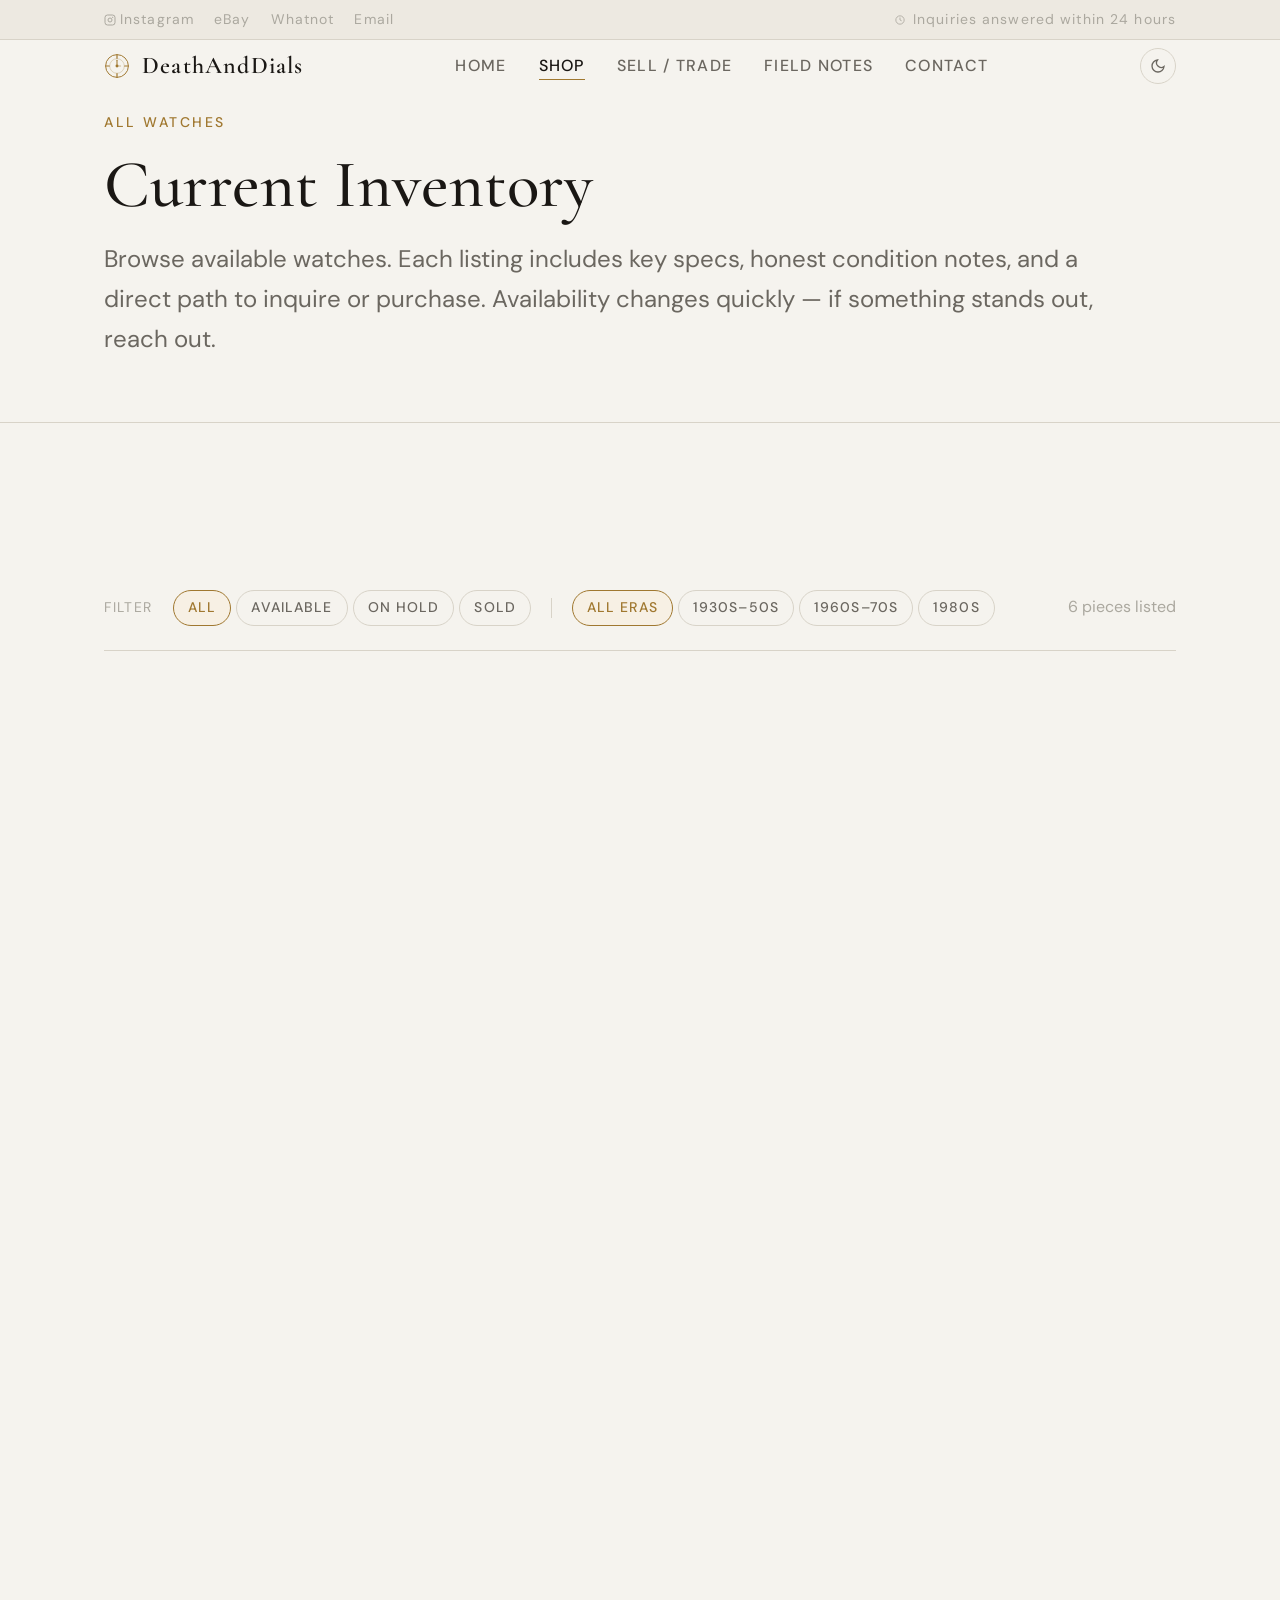
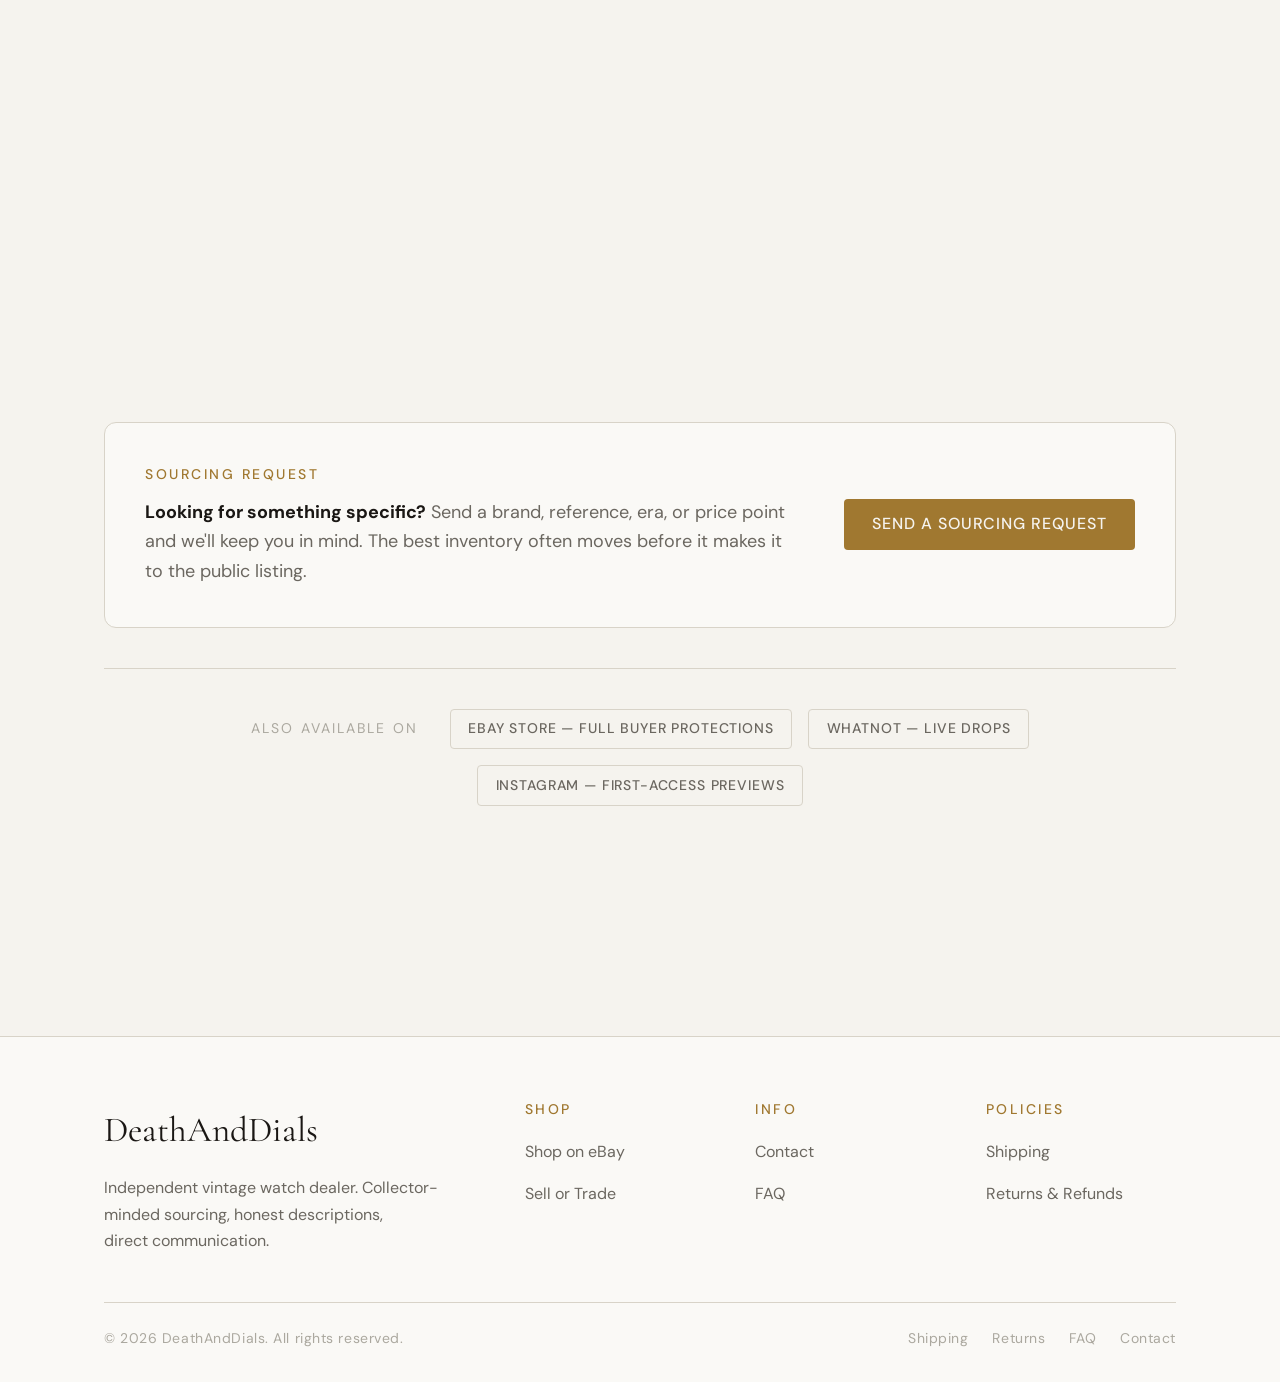
<file: inventory.html>
<!DOCTYPE html>
<html lang="en" data-theme="dark">
<head>
  <meta charset="UTF-8">
  <meta name="viewport" content="width=device-width, initial-scale=1.0">
  <title>Shop — DeathAndDials</title>
  <meta name="description" content="Browse currently available vintage and pre-owned watches from DeathAndDials. Honest condition notes, real photos, direct purchase paths.">
  <link rel="preconnect" href="https://fonts.googleapis.com">
  <link rel="preconnect" href="https://fonts.gstatic.com" crossorigin>
  <link href="https://fonts.googleapis.com/css2?family=Cormorant+Garamond:ital,wght@0,400;0,500;0,600;1,400;1,500&family=DM+Sans:ital,opsz,wght@0,9..40,300;0,9..40,400;0,9..40,500;1,9..40,300&display=swap" rel="stylesheet">
  <link rel="stylesheet" href="css/tokens.css">
  <link rel="stylesheet" href="css/base.css">
  <link rel="stylesheet" href="css/nav.css">
  <link rel="stylesheet" href="css/animations.css">
  <link rel="icon" type="image/x-icon" href="favicon.ico">
  <link rel="icon" type="image/png" sizes="32x32" href="favicon-32x32.png">
  <link rel="icon" type="image/png" sizes="16x16" href="favicon-16x16.png">
  <link rel="apple-touch-icon" sizes="180x180" href="apple-touch-icon.png">
  <link rel="manifest" href="site.webmanifest">
  <style>
    .filter-bar {
      display: flex; align-items: center; gap: var(--space-3);
      flex-wrap: wrap; margin-bottom: var(--space-10);
      padding-bottom: var(--space-6); border-bottom: 1px solid var(--color-border);
    }
    .filter-bar__label { font-size: var(--text-xs); letter-spacing: 0.12em; text-transform: uppercase; color: var(--color-text-faint); margin-right: var(--space-2); }
    [data-filter] {
      font-size: var(--text-xs); letter-spacing: 0.08em; text-transform: uppercase;
      padding: 0.4em 1em; border-radius: var(--radius-full);
      border: 1px solid var(--color-border); color: var(--color-text-muted);
      background: transparent; cursor: pointer; transition: all var(--transition);
    }
    [data-filter]:hover, [data-filter].active { border-color: var(--color-gold); color: var(--color-gold); background: var(--color-gold-bg); }
    .filter-bar__sep { width: 1px; height: 20px; background: var(--color-border); margin: 0 var(--space-2); }
    .results-meta { font-size: var(--text-sm); color: var(--color-text-faint); margin-left: auto; }

    .sourcing-strip {
      margin-top: var(--space-16);
      background: var(--color-surface);
      border: 1px solid var(--color-border);
      border-radius: var(--radius-xl);
      padding: var(--space-10) var(--space-10);
      display: flex; justify-content: space-between; align-items: center;
      gap: var(--space-6); flex-wrap: wrap;
    }
    .sourcing-strip p { font-size: var(--text-base); color: var(--color-text-muted); max-width: 54ch; }
    .sourcing-strip strong { color: var(--color-text); }

    .marketplace-row {
      display: flex; gap: var(--space-4); flex-wrap: wrap;
      margin-top: var(--space-10); padding-top: var(--space-10);
      border-top: 1px solid var(--color-border);
      justify-content: center; align-items: center;
    }
    .marketplace-row__label { font-size: var(--text-xs); letter-spacing: 0.15em; text-transform: uppercase; color: var(--color-text-faint); margin-right: var(--space-4); }
  </style>
</head>
<body>

  <div class="util-bar">
    <div class="container util-bar__inner">
      <nav class="util-bar__links" aria-label="Marketplace links">
        <a href="https://instagram.com/deathanddials" target="_blank" rel="noopener"><svg width="12" height="12" viewBox="0 0 24 24" fill="none" stroke="currentColor" stroke-width="2"><rect x="2" y="2" width="20" height="20" rx="5"/><circle cx="12" cy="12" r="4"/><circle cx="17.5" cy="6.5" r="0.5" fill="currentColor"/></svg> Instagram</a>
        <a href="https://ebay.com/usr/kvnx_vintage" target="_blank" rel="noopener">eBay</a>
        <a href="https://www.whatnot.com/user/deathanddials" target="_blank" rel="noopener">Whatnot</a>
        <a href="contact.html">Email</a>
      </nav>
      <span class="util-bar__note"><svg width="10" height="10" viewBox="0 0 24 24" fill="none" stroke="currentColor" stroke-width="2"><circle cx="12" cy="12" r="10"/><polyline points="12 6 12 12 16 14"/></svg> Inquiries answered within 24 hours</span>
    </div>
  </div>

  <header class="site-nav" role="banner">
    <div class="container site-nav__inner">
      <a href="index.html" class="site-nav__logo" aria-label="DeathAndDials home">
        <svg viewBox="0 0 32 32" fill="none" width="26" height="26" style="color:var(--color-gold)"><circle cx="16" cy="16" r="14" stroke="currentColor" stroke-width="1.2"/><circle cx="16" cy="16" r="9" stroke="currentColor" stroke-width="0.8" opacity="0.4"/><line x1="16" y1="2" x2="16" y2="6.5" stroke="currentColor" stroke-width="1.5" stroke-linecap="round"/><line x1="16" y1="25.5" x2="16" y2="30" stroke="currentColor" stroke-width="1.5" stroke-linecap="round"/><line x1="2" y1="16" x2="6.5" y2="16" stroke="currentColor" stroke-width="1.5" stroke-linecap="round"/><line x1="25.5" y1="16" x2="30" y2="16" stroke="currentColor" stroke-width="1.5" stroke-linecap="round"/><circle cx="16" cy="16" r="1.8" fill="currentColor"/><line x1="16" y1="14.2" x2="16" y2="9" stroke="currentColor" stroke-width="1.3" stroke-linecap="round"/><line x1="16" y1="16" x2="20.5" y2="16" stroke="currentColor" stroke-width="1" stroke-linecap="round" opacity="0.6"/></svg>
        <span class="site-nav__logo-text">DeathAndDials</span>
      </a>
      <ul class="site-nav__links" role="list">
        <li><a href="index.html">Home</a></li>
        <li><a href="https://ebay.com/usr/kvnx_vintage" target="_blank" rel="noopener" class="active">Shop</a></li>
        
        <li><a href="sell-trade.html">Sell / Trade</a></li>
        <li><a href="blog.html">Field Notes</a></li>
        <li><a href="contact.html">Contact</a></li>
      </ul>
      <div class="site-nav__actions">
        <button class="theme-toggle" data-theme-toggle aria-label="Toggle theme"><svg width="16" height="16" viewBox="0 0 24 24" fill="none" stroke="currentColor" stroke-width="2"><path d="M21 12.79A9 9 0 1 1 11.21 3 7 7 0 0 0 21 12.79z"/></svg></button>
        <button class="nav-hamburger" data-menu-open aria-label="Open menu"><svg width="18" height="18" viewBox="0 0 24 24" fill="none" stroke="currentColor" stroke-width="2"><line x1="3" y1="6" x2="21" y2="6"/><line x1="3" y1="12" x2="21" y2="12"/><line x1="3" y1="18" x2="21" y2="18"/></svg></button>
      </div>
    </div>
  </header>

  <div class="mobile-menu" role="dialog" aria-label="Navigation">
    <button class="mobile-menu__close" data-menu-close aria-label="Close menu"><svg width="20" height="20" viewBox="0 0 24 24" fill="none" stroke="currentColor" stroke-width="2"><line x1="18" y1="6" x2="6" y2="18"/><line x1="6" y1="6" x2="18" y2="18"/></svg></button>
    <ul class="mobile-menu__links" role="list">
      <li><a href="index.html">Home</a></li><li><a href="https://ebay.com/usr/kvnx_vintage" target="_blank" rel="noopener">Shop</a></li><li><a href="sell-trade.html">Sell / Trade</a></li><li><a href="contact.html">Contact</a></li>
    </ul>
    <div class="mobile-menu__footer"><a href="https://instagram.com/deathanddials" class="btn btn--outline btn--sm" target="_blank">Instagram</a><a href="https://ebay.com/usr/kvnx_vintage" class="btn btn--ghost btn--sm" target="_blank" rel="noopener">eBay Store</a><a href="#" class="btn btn--ghost btn--sm">Whatnot</a></div>
  </div>

  <main>
    <div class="page-header nav-offset">
      <div class="container">
        <span class="eyebrow">All Watches</span>
        <h1>Current Inventory</h1>
        <p>Browse available watches. Each listing includes key specs, honest condition notes, and a direct path to inquire or purchase. Availability changes quickly — if something stands out, reach out.</p>
      </div>
    </div>

    <section>
      <div class="container">
        <!-- Filter bar -->
        <div class="filter-bar" role="toolbar" aria-label="Filter inventory">
          <span class="filter-bar__label">Filter</span>
          <div data-filter-group>
            <button class="btn btn--sm active" data-filter="all">All</button>
            <button class="btn btn--sm" data-filter="available">Available</button>
            <button class="btn btn--sm" data-filter="hold">On Hold</button>
            <button class="btn btn--sm" data-filter="sold">Sold</button>
          </div>
          <span class="filter-bar__sep" aria-hidden="true"></span>
          <div data-filter-group>
            <button class="btn btn--sm active" data-filter="era-all">All Eras</button>
            <button class="btn btn--sm" data-filter="30s-50s">1930s–50s</button>
            <button class="btn btn--sm" data-filter="60s-70s">1960s–70s</button>
            <button class="btn btn--sm" data-filter="80s">1980s</button>
          </div>
          <span class="results-meta">6 pieces listed</span>
        </div>

        <!-- Inventory grid -->
        <div class="inventory-grid" data-reveal-stagger>
          <article class="watch-card">
            <div class="watch-card__img"><div class="watch-card__img-placeholder"><svg width="56" height="56" viewBox="0 0 24 24" fill="none" stroke="currentColor" stroke-width="1" style="color:var(--color-gold);opacity:0.25"><circle cx="12" cy="12" r="10"/><polyline points="12 6 12 12 16 14"/></svg></div></div>
            <div class="watch-card__body">
              <div class="watch-card__meta"><span class="watch-card__brand">Hamilton</span><span class="tag tag--available">Available</span></div>
              <h3 class="watch-card__name">Thin-o-matic · Model H</h3>
              <p class="watch-card__specs">Circa 1965 &nbsp;·&nbsp; 34mm &nbsp;·&nbsp; Cal. 689A Auto</p>
              <p class="watch-card__condition">"Clean original dial, unpolished case, running well. No box or papers."</p>
              <div class="watch-card__footer"><span class="watch-card__price">$485</span><a href="watch-template.html" class="btn btn--outline btn--sm">View Details</a></div>
            </div>
          </article>

          <article class="watch-card">
            <div class="watch-card__img"><div class="watch-card__img-placeholder"><svg width="56" height="56" viewBox="0 0 24 24" fill="none" stroke="currentColor" stroke-width="1" style="color:var(--color-gold);opacity:0.25"><circle cx="12" cy="12" r="10"/><polyline points="12 6 12 12 16 14"/></svg></div></div>
            <div class="watch-card__body">
              <div class="watch-card__meta"><span class="watch-card__brand">Enicar</span><span class="tag tag--available">Available</span></div>
              <h3 class="watch-card__name">Sherpa Graph · Ref. 072</h3>
              <p class="watch-card__specs">Circa 1968 &nbsp;·&nbsp; 38mm &nbsp;·&nbsp; Manual</p>
              <p class="watch-card__condition">"Even patina across the dial, strong lug definition, light crystal scratch."</p>
              <div class="watch-card__footer"><span class="watch-card__price">$1,250</span><a href="watch-template.html" class="btn btn--outline btn--sm">View Details</a></div>
            </div>
          </article>

          <article class="watch-card">
            <div class="watch-card__img"><div class="watch-card__img-placeholder"><svg width="56" height="56" viewBox="0 0 24 24" fill="none" stroke="currentColor" stroke-width="1" style="color:var(--color-gold);opacity:0.25"><circle cx="12" cy="12" r="10"/><polyline points="12 6 12 12 16 14"/></svg></div></div>
            <div class="watch-card__body">
              <div class="watch-card__meta"><span class="watch-card__brand">Longines</span><span class="tag tag--hold">On Hold</span></div>
              <h3 class="watch-card__name">Conquest · First Series</h3>
              <p class="watch-card__specs">Circa 1954 &nbsp;·&nbsp; 35mm &nbsp;·&nbsp; Cal. 19AS Auto</p>
              <p class="watch-card__condition">"Original sector dial with lovely tropical character. Strap is a replacement."</p>
              <div class="watch-card__footer"><span class="watch-card__price">$2,100</span><a href="watch-template.html" class="btn btn--ghost btn--sm">On Hold</a></div>
            </div>
          </article>

          <article class="watch-card">
            <div class="watch-card__img"><div class="watch-card__img-placeholder"><svg width="56" height="56" viewBox="0 0 24 24" fill="none" stroke="currentColor" stroke-width="1" style="color:var(--color-gold);opacity:0.25"><circle cx="12" cy="12" r="10"/><polyline points="12 6 12 12 16 14"/></svg></div></div>
            <div class="watch-card__body">
              <div class="watch-card__meta"><span class="watch-card__brand">Bulova</span><span class="tag tag--available">Available</span></div>
              <h3 class="watch-card__name">Accutron 214 · Spaceview</h3>
              <p class="watch-card__specs">Circa 1966 &nbsp;·&nbsp; 34mm &nbsp;·&nbsp; Tuning Fork</p>
              <p class="watch-card__condition">"Exposed movement display dial, case shows honest wear, ticks accurately."</p>
              <div class="watch-card__footer"><span class="watch-card__price">$620</span><a href="watch-template.html" class="btn btn--outline btn--sm">View Details</a></div>
            </div>
          </article>

          <article class="watch-card">
            <div class="watch-card__img"><div class="watch-card__img-placeholder"><svg width="56" height="56" viewBox="0 0 24 24" fill="none" stroke="currentColor" stroke-width="1" style="color:var(--color-gold);opacity:0.25"><circle cx="12" cy="12" r="10"/><polyline points="12 6 12 12 16 14"/></svg></div></div>
            <div class="watch-card__body">
              <div class="watch-card__meta"><span class="watch-card__brand">Benrus</span><span class="tag tag--available">Available</span></div>
              <h3 class="watch-card__name">Sky Chief · Date</h3>
              <p class="watch-card__specs">Circa 1972 &nbsp;·&nbsp; 36mm &nbsp;·&nbsp; Auto</p>
              <p class="watch-card__condition">"Strong gilt dial with original lume. Case has light polishing on lugs."</p>
              <div class="watch-card__footer"><span class="watch-card__price">$340</span><a href="watch-template.html" class="btn btn--outline btn--sm">View Details</a></div>
            </div>
          </article>

          <article class="watch-card">
            <div class="watch-card__img"><div class="watch-card__img-placeholder"><svg width="56" height="56" viewBox="0 0 24 24" fill="none" stroke="currentColor" stroke-width="1" style="color:var(--color-gold);opacity:0.25"><circle cx="12" cy="12" r="10"/><polyline points="12 6 12 12 16 14"/></svg></div></div>
            <div class="watch-card__body">
              <div class="watch-card__meta"><span class="watch-card__brand">Elgin</span><span class="tag tag--sold">Sold</span></div>
              <h3 class="watch-card__name">Lord Elgin · Grade 720</h3>
              <p class="watch-card__specs">Circa 1948 &nbsp;·&nbsp; 32mm &nbsp;·&nbsp; Manual</p>
              <p class="watch-card__condition">"Two-tone case with original stepped bezel. Dial shows honest age and slight fade."</p>
              <div class="watch-card__footer"><span class="watch-card__price" style="color:var(--color-text-faint)">Sold</span><span class="btn btn--ghost btn--sm" style="opacity:0.5;pointer-events:none">Unavailable</span></div>
            </div>
          </article>
        </div>

        <!-- Sourcing strip -->
        <div class="sourcing-strip" data-reveal>
          <div>
            <span class="eyebrow">Sourcing Request</span>
            <p><strong>Looking for something specific?</strong> Send a brand, reference, era, or price point and we'll keep you in mind. The best inventory often moves before it makes it to the public listing.</p>
          </div>
          <a href="contact.html" class="btn btn--primary" style="flex-shrink:0">Send a Sourcing Request</a>
        </div>

        <!-- Marketplace row -->
        <div class="marketplace-row" data-reveal>
          <span class="marketplace-row__label">Also available on</span>
          <a href="https://ebay.com/usr/kvnx_vintage" class="btn btn--ghost btn--sm" target="_blank" rel="noopener">eBay Store — Full buyer protections</a>
          <a href="https://www.whatnot.com/user/deathanddials" class="btn btn--ghost btn--sm" target="_blank">Whatnot — Live drops</a>
          <a href="https://instagram.com/deathanddials" class="btn btn--ghost btn--sm" target="_blank">Instagram — First-access previews</a>
        </div>
      </div>
    </section>
  </main>

  <footer class="site-footer" role="contentinfo">
    <div class="container">
      <div class="site-footer__grid">
        <div class="site-footer__brand"><span class="site-footer__brand-name">DeathAndDials</span><p class="site-footer__brand-desc">Independent vintage watch dealer. Collector-minded sourcing, honest descriptions, direct communication.</p></div>
        <div class="site-footer__col"><h4>Shop</h4><ul role="list"><li><a href="https://ebay.com/usr/kvnx_vintage" target="_blank" rel="noopener">Shop on eBay</a></li><li><a href="sell-trade.html">Sell or Trade</a></li></ul></div>
        <div class="site-footer__col"><h4>Info</h4><ul role="list"><li><a href="contact.html">Contact</a></li><li><a href="faq.html">FAQ</a></li></ul></div>
        <div class="site-footer__col"><h4>Policies</h4><ul role="list"><li><a href="shipping.html">Shipping</a></li><li><a href="returns.html">Returns &amp; Refunds</a></li></ul></div>
      </div>
      <div class="site-footer__bottom"><span>© 2026 DeathAndDials. All rights reserved.</span><nav class="site-footer__bottom-links"><a href="shipping.html">Shipping</a><a href="returns.html">Returns</a><a href="faq.html">FAQ</a><a href="contact.html">Contact</a></nav></div>
    </div>
  </footer>
  <script src="js/main.js"></script>
<script data-pplx-inline-edit>
(function () {
  if (window === window.top) return;

  const allowedParentOrigins = ["https://www.perplexity.ai","https://perplexity.ai","https://testing.perplexity.ai","https://staging.perplexity.ai","https://*.preview.i.perplexity.ai","http://localhost:3000","http://127.0.0.1:3000","http://localhost:5173","http://127.0.0.1:5173"];
  const MAX_FONT_BYTES = 500 * 1024;
  const MAX_TOTAL_FONT_BYTES = 2 * 1024 * 1024;
  let scrollForwarding = false;
  let scrollRaf = 0;
  let trustedTopOrigin = null;

  // Allow entries like "https://*.preview.i.perplexity.ai" — the wildcard
  // matches a single DNS label (no dots), so "https://*.foo" cannot stretch
  // across multiple labels.
  function matchesAllowedOrigin(origin) {
    if (!origin) return false;
    for (const entry of allowedParentOrigins) {
      if (!entry.includes("*")) {
        if (entry === origin) return true;
        continue;
      }
      const pattern = new RegExp(
        "^" +
          entry.replace(/[.+?^${}()|[\]\\]/g, "\\$&").replace(/\*/g, "[^.]+") +
          "$",
      );
      if (pattern.test(origin)) return true;
    }
    return false;
  }

  // Trust decision: when the sender is same-origin-visible (event.origin is a
  // real origin like https://www.perplexity.ai) we trust event.origin directly.
  // When event.origin is "null" (opaque broker srcdoc), we fall back to the
  // broker's stamped `parentOrigin` to identify the top window. The fallback
  // is claim-only — we rely on the browser's native `targetOrigin` enforcement
  // on the response path (see postToTrustedTop) to ensure replies can't be
  // delivered to anyone but the actual top window of that claimed origin.
  function getTrustedParentOrigin(event) {
    const forwardedParentOrigin =
      typeof event.data.parentOrigin === "string" ? event.data.parentOrigin : null;
    const parentOrigin = event.origin === "null" ? forwardedParentOrigin : event.origin;
    return matchesAllowedOrigin(parentOrigin) ? parentOrigin : null;
  }

  // All responses go to window.top with targetOrigin = the allowlisted origin.
  // An attacker that iframes us inside their own null-origin broker can claim
  // any parentOrigin they like, but the browser will drop the reply whenever
  // the real top's origin doesn't match — so the screenshot never leaves.
  function postToTrustedTop(message) {
    if (!trustedTopOrigin) return;
    try {
      window.top.postMessage(message, trustedTopOrigin);
    } catch (_error) {}
  }

  function inlineAll(original, clone) {
    if (original.nodeType !== 1 || clone.nodeType !== 1) return;

    try {
      const computedStyle = getComputedStyle(original);
      // cssText on a computed style is the serialized declaration in modern
      // Chromium/Safari — a single read beats enumerating ~400 longhand
      // properties. Firefox returns "" here, so we fall back on empty.
      const serialized = computedStyle.cssText;
      if (serialized) {
        clone.style.cssText = serialized;
      } else {
        const parts = new Array(computedStyle.length);
        for (let index = 0; index < computedStyle.length; index += 1) {
          const property = computedStyle[index];
          parts[index] = `${property}:${computedStyle.getPropertyValue(property)};`;
        }
        clone.style.cssText = parts.join("");
      }
    } catch (_error) {}

    const originalChildren = original.children;
    const clonedChildren = clone.children;
    for (
      let index = 0;
      index < originalChildren.length && index < clonedChildren.length;
      index += 1
    ) {
      inlineAll(originalChildren[index], clonedChildren[index]);
    }
  }

  function extractFontUrl(srcValue) {
    const matches = [
      ...srcValue.matchAll(
        /url\(["']?([^"')]+)["']?\)(?:\s*format\(["']?([^"')]+)["']?\))?/gi,
      ),
    ];
    if (matches.length === 0) return null;
    const woff2 = matches.find((m) => m[2] && m[2].toLowerCase().includes("woff2"));
    if (woff2) return woff2[1];
    const woff = matches.find((m) => m[2] && m[2].toLowerCase().includes("woff"));
    if (woff) return woff[1];
    return matches[0][1];
  }

  // Cache resolved font URL -> data URI across captures. Fonts on a page
  // essentially never change, and a batch run emits multiple captures back to
  // back — without this we'd refetch + re-base64 every time.
  const fontDataUriCache = new Map();
  const SRC_DECLARATION_RE = /src\s*:\s*[^;}]+/i;

  async function fetchAsDataUri(url) {
    if (fontDataUriCache.has(url)) return fontDataUriCache.get(url);
    let dataUri = null;
    try {
      const response = await fetch(url, { mode: "cors", credentials: "omit" });
      if (response.ok) {
        const blob = await response.blob();
        if (blob.size <= MAX_FONT_BYTES) {
          dataUri = await new Promise((resolve) => {
            const reader = new FileReader();
            reader.onloadend = () =>
              resolve(typeof reader.result === "string" ? reader.result : null);
            reader.onerror = () => resolve(null);
            reader.readAsDataURL(blob);
          });
        }
      }
    } catch (_error) {
      dataUri = null;
    }
    fontDataUriCache.set(url, dataUri);
    return dataUri;
  }

  function collectFontFaceRuleTexts() {
    const rules = [];
    for (const sheet of document.styleSheets) {
      let cssRules;
      try {
        cssRules = sheet.cssRules;
      } catch (_error) {
        continue;
      }
      if (!cssRules) continue;
      for (const rule of cssRules) {
        const cssText = rule.cssText || "";
        if (cssText.startsWith("@font-face")) rules.push(cssText);
      }
    }
    return rules;
  }

  async function buildInlinedFontCss() {
    const ruleTexts = collectFontFaceRuleTexts();
    if (ruleTexts.length === 0) return null;

    const resolved = ruleTexts.map((cssText) => {
      if (!SRC_DECLARATION_RE.test(cssText)) return null;
      const srcMatch = cssText.match(/src\s*:\s*([^;}]+)[;}]/i);
      if (!srcMatch) return null;
      const url = extractFontUrl(srcMatch[1]);
      if (!url) return null;
      try {
        return { cssText, url: new URL(url, document.baseURI).href };
      } catch (_error) {
        return null;
      }
    });

    const dataUris = await Promise.all(
      resolved.map((entry) => (entry ? fetchAsDataUri(entry.url) : Promise.resolve(null))),
    );

    const inlined = [];
    let totalBytes = 0;
    for (let index = 0; index < resolved.length; index += 1) {
      const entry = resolved[index];
      const dataUri = dataUris[index];
      if (!entry || !dataUri) continue;
      const approxBytes = dataUri.length * 0.75;
      if (totalBytes + approxBytes > MAX_TOTAL_FONT_BYTES) break;
      totalBytes += approxBytes;
      inlined.push(entry.cssText.replace(SRC_DECLARATION_RE, `src: url("${dataUri}")`));
    }
    return inlined.length > 0 ? inlined.join("\n") : null;
  }

  function stripExternal(clone) {
    const images = clone.querySelectorAll("img");
    for (let index = 0; index < images.length; index += 1) {
      const src = images[index].getAttribute("src");
      if (src && !src.startsWith("data:")) images[index].removeAttribute("src");
    }

    const elements = clone.querySelectorAll("*");
    for (let index = 0; index < elements.length; index += 1) {
      const style = elements[index].style.cssText;
      if (style && style.includes("url(")) {
        elements[index].style.cssText = style.replace(
          /url\(["']?(?!data:)[^)"']*["']?\)/gi,
          "none",
        );
      }
    }
  }

  function emitScroll() {
    scrollRaf = 0;
    if (!scrollForwarding) return;
    postToTrustedTop({
      type: "INLINE_EDIT_SCROLL",
      scrollX: window.scrollX,
      scrollY: window.scrollY,
    });
  }

  window.addEventListener(
    "scroll",
    function () {
      if (!scrollForwarding || scrollRaf) return;
      scrollRaf = requestAnimationFrame(emitScroll);
    },
    { passive: true, capture: true },
  );

  async function handleCaptureRequest(event) {
    const requestId = event.data.requestId;
    const scrollX = window.scrollX;
    const scrollY = window.scrollY;
    const width = window.innerWidth;
    const height = window.innerHeight;

    function postResult(dataUrl) {
      postToTrustedTop({
        type: "INLINE_EDIT_SCREENSHOT_RESULT",
        requestId,
        dataUrl,
        scrollX,
        scrollY,
      });
    }

    try {
      // Wait for any pending web fonts to resolve so both inline metrics and
      // the @font-face inlining below see the same loaded faces.
      if (document.fonts && document.fonts.ready) {
        try {
          await document.fonts.ready;
        } catch (_error) {}
      }

      const clone = document.documentElement.cloneNode(true);
      inlineAll(document.documentElement, clone);

      const removedNodes = clone.querySelectorAll("script,link[rel=\"stylesheet\"],style");
      for (let index = 0; index < removedNodes.length; index += 1) {
        removedNodes[index].remove();
      }

      stripExternal(clone);

      // Re-embed web fonts as data-URI @font-face rules so the SVG rasterizer
      // can resolve them — external font URLs aren't fetched during
      // foreignObject rendering, which would otherwise force a fallback face
      // and change text metrics.
      const inlinedFontCss = await buildInlinedFontCss();
      if (inlinedFontCss) {
        const styleEl = document.createElement("style");
        styleEl.textContent = inlinedFontCss;
        const head = clone.querySelector("head");
        if (head) head.appendChild(styleEl);
        else clone.insertBefore(styleEl, clone.firstChild);
      }

      const html = new XMLSerializer().serializeToString(clone);
      const svg =
        `<svg xmlns="http://www.w3.org/2000/svg" width="${width}" height="${height}">` +
        '<foreignObject width="100%" height="100%">' +
        `<div xmlns="http://www.w3.org/1999/xhtml" style="width:${width}px;height:${height}px;overflow:hidden">` +
        `<div style="position:relative;left:-${scrollX}px;top:-${scrollY}px">` +
        html +
        "</div></div></foreignObject></svg>";
      const svgUrl = `data:image/svg+xml;charset=utf-8,${encodeURIComponent(svg)}`;
      const image = new Image();
      image.onload = function () {
        const canvas = document.createElement("canvas");
        canvas.width = width;
        canvas.height = height;
        canvas.getContext("2d").drawImage(image, 0, 0);
        postResult(canvas.toDataURL("image/png"));
      };
      image.onerror = function () {
        postResult(null);
      };
      image.src = svgUrl;
    } catch (_error) {
      postResult(null);
    }
  }

  window.addEventListener("message", function (event) {
    if (!event.data) return;
    // Only accept messages from the direct parent frame. Blocks sibling /
    // unrelated-window postMessage senders that could otherwise reach us.
    if (event.source !== window.parent) return;

    const trustedParentOrigin = getTrustedParentOrigin(event);
    if (!trustedParentOrigin) return;
    trustedTopOrigin = trustedParentOrigin;

    if (event.data.type === "INLINE_EDIT_SCROLL_START") {
      scrollForwarding = true;
      emitScroll();
      return;
    }

    if (event.data.type === "INLINE_EDIT_SCROLL_STOP") {
      scrollForwarding = false;
      if (scrollRaf) cancelAnimationFrame(scrollRaf);
      scrollRaf = 0;
      return;
    }

    if (event.data.type !== "INLINE_EDIT_CAPTURE_REQUEST") return;

    handleCaptureRequest(event);
  });
})();


</script></body>
</html>
</file>
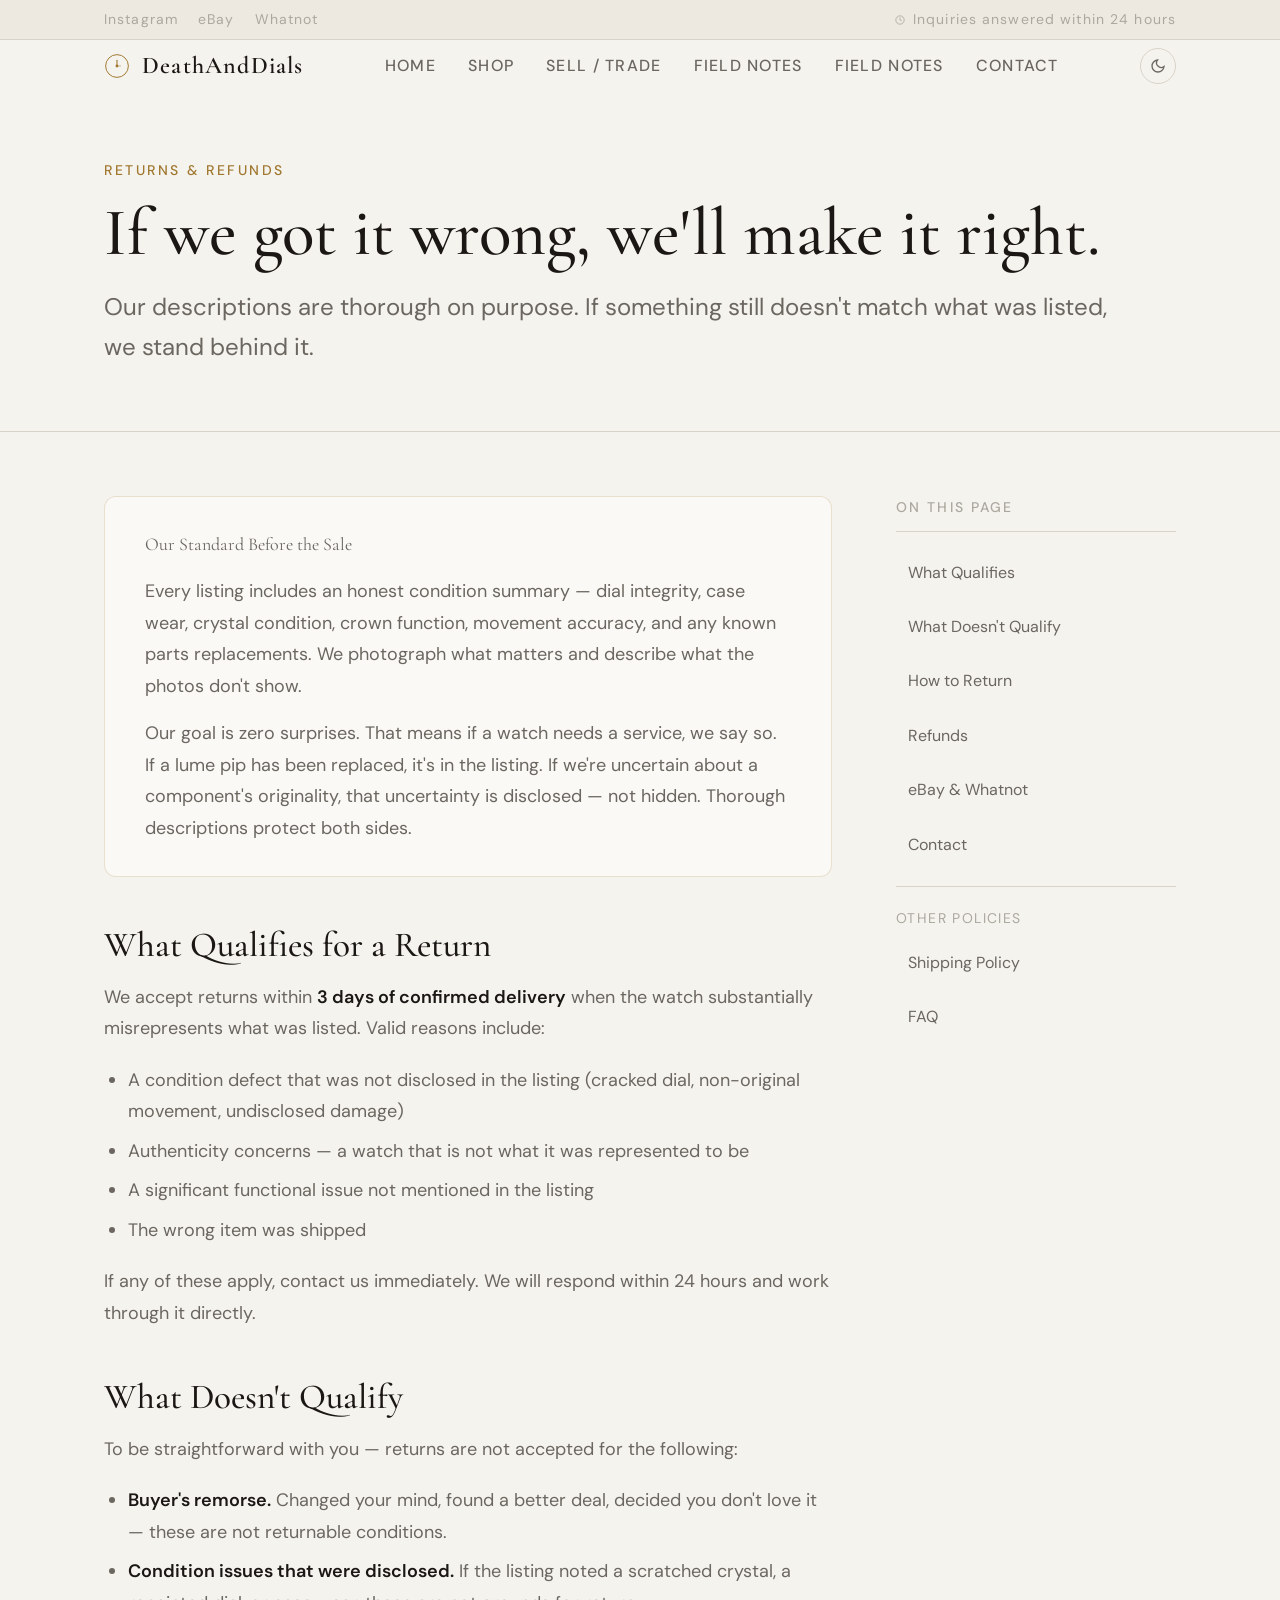
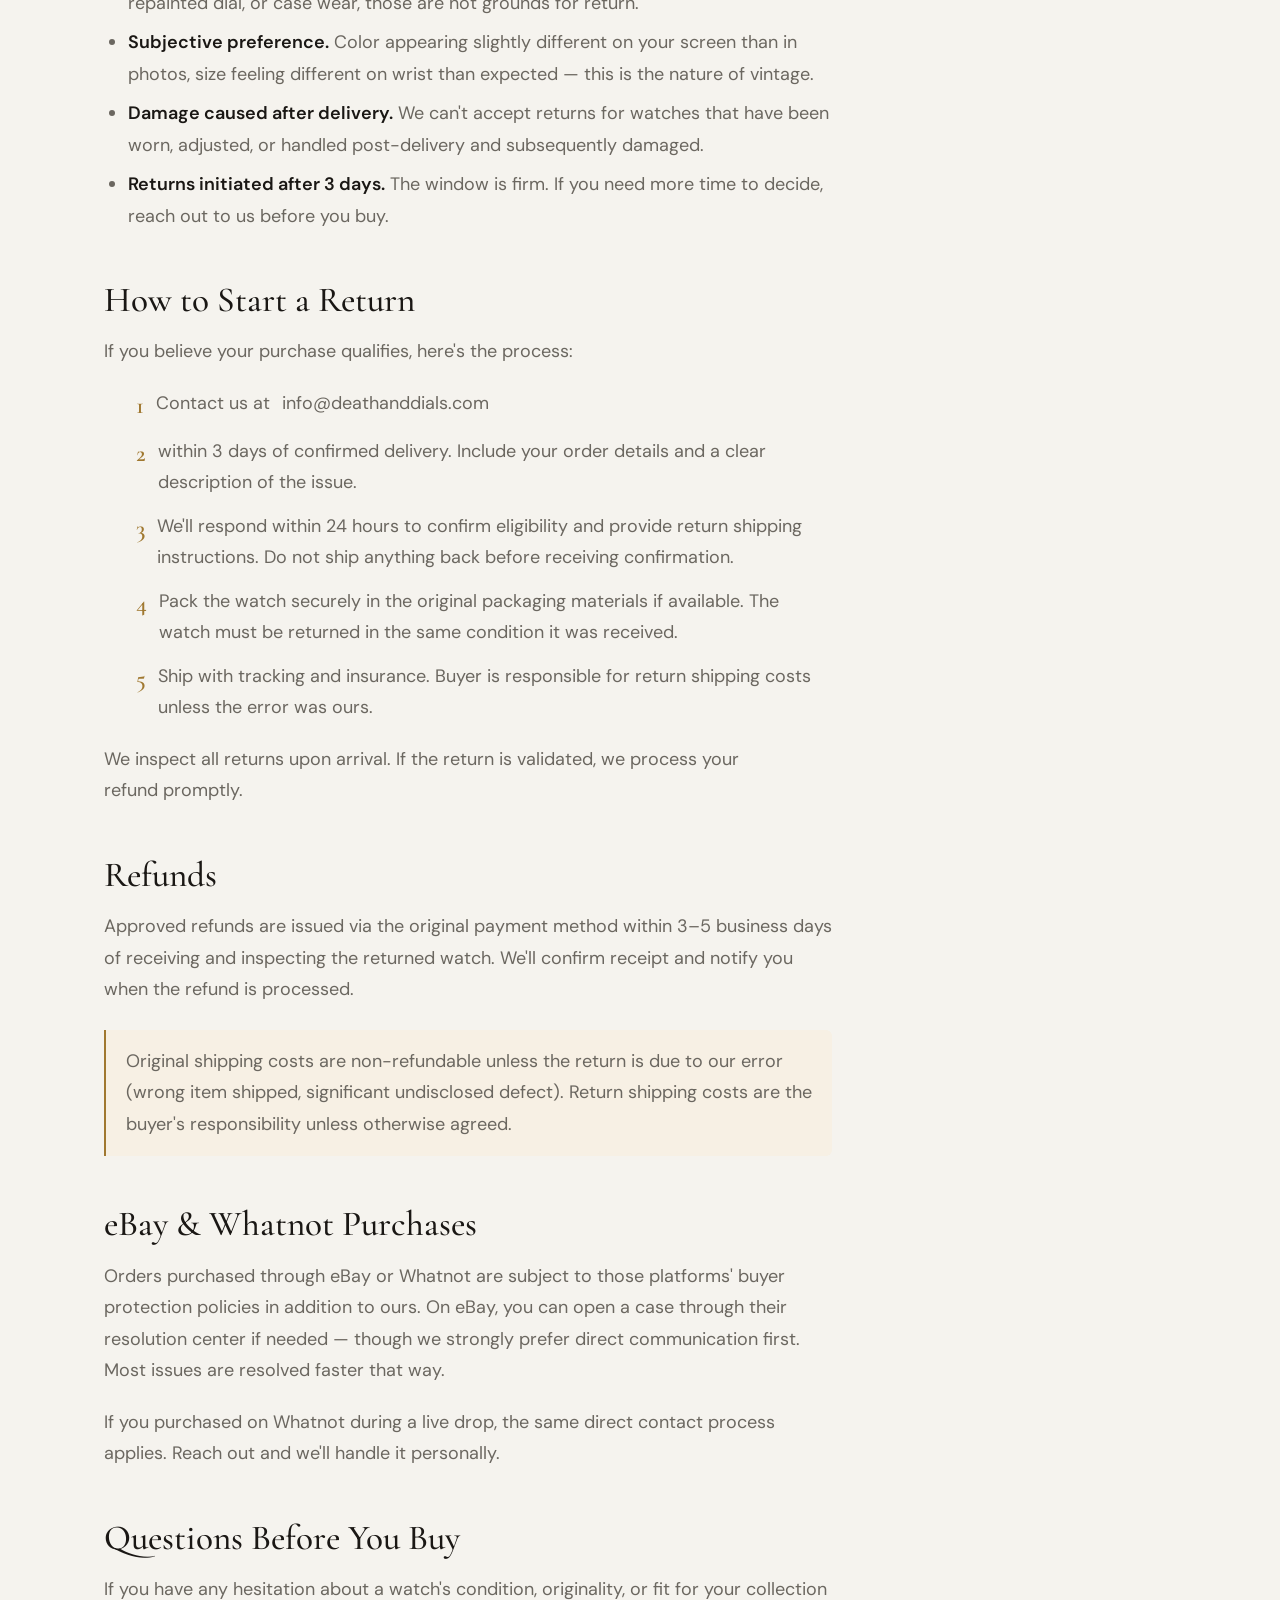
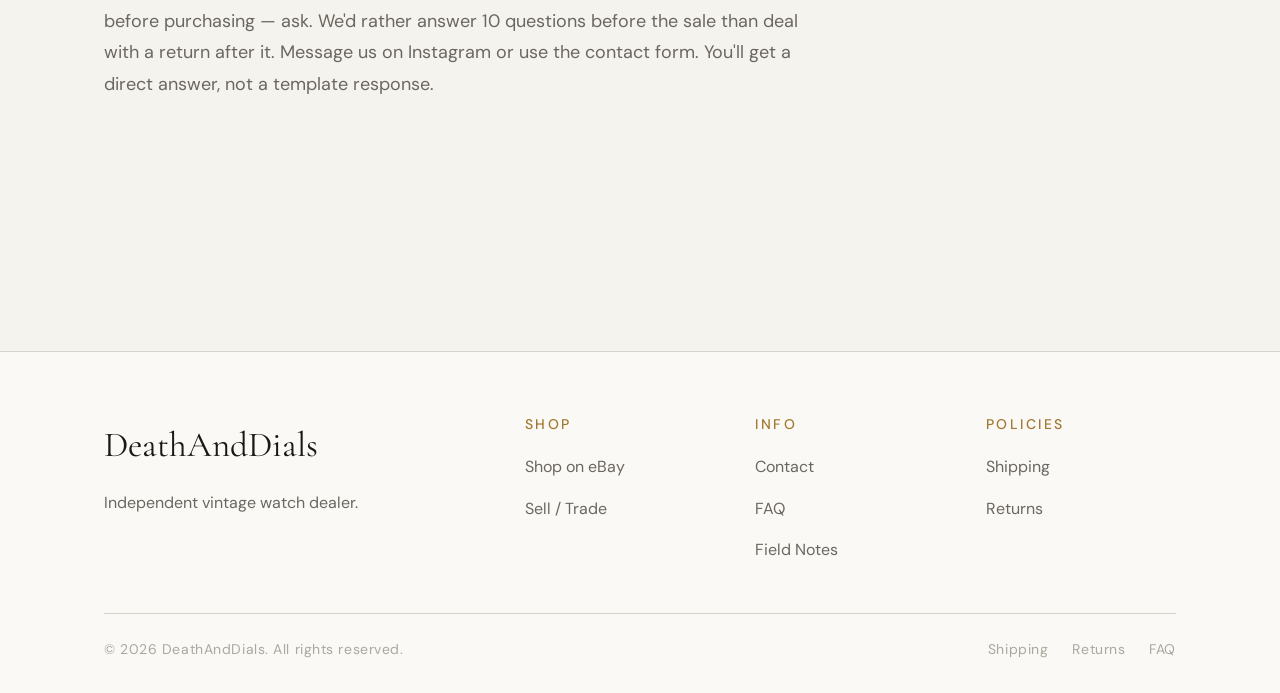
<file: returns.html>
<!DOCTYPE html>
<html lang="en" data-theme="dark">
<head>
  <meta charset="UTF-8"><meta name="viewport" content="width=device-width, initial-scale=1.0">
  <title>Returns &amp; Refunds — DeathAndDials</title>
  <meta name="description" content="DeathAndDials returns and refunds policy. Honest descriptions mean fewer surprises — but if something's wrong, we make it right.">
  <link rel="preconnect" href="https://fonts.googleapis.com"><link rel="preconnect" href="https://fonts.gstatic.com" crossorigin>
  <link href="https://fonts.googleapis.com/css2?family=Cormorant+Garamond:ital,wght@0,400;0,500;0,600;1,400;1,500&family=DM+Sans:ital,opsz,wght@0,9..40,300;0,9..40,400;0,9..40,500;1,9..40,300&display=swap" rel="stylesheet">
  <link rel="stylesheet" href="css/tokens.css"><link rel="stylesheet" href="css/base.css"><link rel="stylesheet" href="css/nav.css"><link rel="stylesheet" href="css/animations.css">
  <link rel="icon" type="image/x-icon" href="favicon.ico">
  <link rel="icon" type="image/png" sizes="32x32" href="favicon-32x32.png">
  <link rel="icon" type="image/png" sizes="16x16" href="favicon-16x16.png">
  <link rel="apple-touch-icon" sizes="180x180" href="apple-touch-icon.png">
  <link rel="manifest" href="site.webmanifest">
  <style>
    .policy-layout {
      display: grid;
      grid-template-columns: 1fr 280px;
      gap: var(--space-16);
      align-items: start;
    }
    @media(max-width: 900px) { .policy-layout { grid-template-columns: 1fr; } }
    .policy-sidebar {
      position: sticky;
      top: calc(95px + var(--space-8));
      display: flex;
      flex-direction: column;
      gap: var(--space-3);
    }
    @media(max-width: 900px) { .policy-sidebar { position: static; flex-direction: row; flex-wrap: wrap; } }
    .policy-sidebar__heading {
      font-size: var(--text-xs); font-weight: 500; letter-spacing: 0.15em;
      text-transform: uppercase; color: var(--color-text-faint);
      padding-bottom: var(--space-3); border-bottom: 1px solid var(--color-border);
      margin-bottom: var(--space-2);
    }
    @media(max-width: 900px) { .policy-sidebar__heading { display: none; } }
    .policy-sidebar a {
      font-size: var(--text-sm); color: var(--color-text-muted);
      padding: var(--space-2) var(--space-3);
      border-radius: var(--radius-sm);
      transition: color var(--transition), background var(--transition);
    }
    .policy-sidebar a:hover { color: var(--color-gold); background: var(--color-gold-bg); }
    @media(max-width: 900px) {
      .policy-sidebar a {
        border: 1px solid var(--color-border);
        border-radius: var(--radius-full);
        font-size: var(--text-xs);
        padding: 0.3em 0.9em;
      }
    }
    .policy-sidebar__divider { height: 1px; background: var(--color-border); margin: var(--space-2) 0; }
    @media(max-width: 900px) { .policy-sidebar__divider { display: none; } }
    .policy-sidebar__other { font-size: var(--text-xs); letter-spacing: 0.1em; text-transform: uppercase; color: var(--color-text-faint); }
    @media(max-width: 900px) { .policy-sidebar__other { display: none; } }
    .prose h2::before {
      content: '';
      display: block;
      height: calc(95px + var(--space-8));
      margin-top: calc(-1 * (95px + var(--space-8)));
      visibility: hidden;
      pointer-events: none;
    }
    .returns-standard {
      background: var(--color-surface);
      border: 1px solid color-mix(in srgb, var(--color-gold) 20%, transparent);
      border-radius: var(--radius-xl);
      padding: var(--space-8) var(--space-10);
      margin-bottom: var(--space-12);
    }
    .returns-standard__heading {
      font-family: var(--font-display); font-size: var(--text-xl);
      color: var(--color-text); margin-bottom: var(--space-4);
    }
    .returns-standard p { color: var(--color-text-muted); line-height: 1.75; margin-bottom: 0; }
    .returns-standard p + p { margin-top: var(--space-4); }
  </style>
</head>
<body>
  <div class="util-bar"><div class="container util-bar__inner"><nav class="util-bar__links"><a href="https://instagram.com/deathanddials" target="_blank" rel="noopener">Instagram</a><a href="https://ebay.com/usr/kvnx_vintage" target="_blank" rel="noopener">eBay</a><a href="https://www.whatnot.com/user/deathanddials" target="_blank">Whatnot</a></nav><span class="util-bar__note"><svg width="10" height="10" viewBox="0 0 24 24" fill="none" stroke="currentColor" stroke-width="2"><circle cx="12" cy="12" r="10"/><polyline points="12 6 12 12 16 14"/></svg> Inquiries answered within 24 hours</span></div></div>
  <header class="site-nav"><div class="container site-nav__inner"><a href="index.html" class="site-nav__logo"><svg viewBox="0 0 32 32" fill="none" width="26" height="26" style="color:var(--color-gold)"><circle cx="16" cy="16" r="14" stroke="currentColor" stroke-width="1.2"/><circle cx="16" cy="16" r="1.8" fill="currentColor"/><line x1="16" y1="14.2" x2="16" y2="9" stroke="currentColor" stroke-width="1.3" stroke-linecap="round"/><line x1="16" y1="16" x2="20.5" y2="16" stroke="currentColor" stroke-width="1" stroke-linecap="round" opacity="0.6"/></svg><span class="site-nav__logo-text">DeathAndDials</span></a><ul class="site-nav__links"><li><a href="index.html">Home</a></li><li><a href="https://ebay.com/usr/kvnx_vintage" target="_blank" rel="noopener">Shop</a></li><li><a href="sell-trade.html">Sell / Trade</a></li><li><a href="blog.html">Field Notes</a></li><li><a href="blog.html">Field Notes</a></li><li><a href="contact.html">Contact</a></li></ul><div class="site-nav__actions"><button class="theme-toggle" data-theme-toggle aria-label="Toggle theme"><svg width="16" height="16" viewBox="0 0 24 24" fill="none" stroke="currentColor" stroke-width="2"><path d="M21 12.79A9 9 0 1 1 11.21 3 7 7 0 0 0 21 12.79z"/></svg></button><button class="nav-hamburger" data-menu-open aria-label="Open menu"><svg width="18" height="18" viewBox="0 0 24 24" fill="none" stroke="currentColor" stroke-width="2"><line x1="3" y1="6" x2="21" y2="6"/><line x1="3" y1="12" x2="21" y2="12"/><line x1="3" y1="18" x2="21" y2="18"/></svg></button></div></div></header>
  <div class="mobile-menu"><button class="mobile-menu__close" data-menu-close><svg width="20" height="20" viewBox="0 0 24 24" fill="none" stroke="currentColor" stroke-width="2"><line x1="18" y1="6" x2="6" y2="18"/><line x1="6" y1="6" x2="18" y2="18"/></svg></button><ul class="mobile-menu__links"><li><a href="index.html">Home</a></li><li><a href="https://ebay.com/usr/kvnx_vintage" target="_blank" rel="noopener">Shop</a></li><li><a href="sell-trade.html">Sell / Trade</a></li><li><a href="contact.html">Contact</a></li></ul><div class="mobile-menu__footer"><a href="https://instagram.com/deathanddials" class="btn btn--outline btn--sm" target="_blank">Instagram</a></div></div>

  <main>
    <div class="page-header">
      <div class="container">
        <span class="eyebrow" data-reveal>Returns &amp; Refunds</span>
        <h1 data-reveal>If we got it wrong, we'll make it right.</h1>
        <p data-reveal>Our descriptions are thorough on purpose. If something still doesn't match what was listed, we stand behind it.</p>
      </div>
    </div>

    <section style="padding-top:0">
      <div class="container">
        <div class="policy-layout">
          <!-- Main prose -->
          <div class="prose" data-reveal>

            <div class="returns-standard">
              <p class="returns-standard__heading">Our Standard Before the Sale</p>
              <p>Every listing includes an honest condition summary — dial integrity, case wear, crystal condition, crown function, movement accuracy, and any known parts replacements. We photograph what matters and describe what the photos don't show.</p>
              <p>Our goal is zero surprises. That means if a watch needs a service, we say so. If a lume pip has been replaced, it's in the listing. If we're uncertain about a component's originality, that uncertainty is disclosed — not hidden. Thorough descriptions protect both sides.</p>
            </div>

            <h2 id="qualifies">What Qualifies for a Return</h2>
            <p>We accept returns within <strong>3 days of confirmed delivery</strong> when the watch substantially misrepresents what was listed. Valid reasons include:</p>
            <ul>
              <li>A condition defect that was not disclosed in the listing (cracked dial, non-original movement, undisclosed damage)</li>
              <li>Authenticity concerns — a watch that is not what it was represented to be</li>
              <li>A significant functional issue not mentioned in the listing</li>
              <li>The wrong item was shipped</li>
            </ul>
            <p>If any of these apply, contact us immediately. We will respond within 24 hours and work through it directly.</p>

            <h2 id="not-qualifies">What Doesn't Qualify</h2>
            <p>To be straightforward with you — returns are not accepted for the following:</p>
            <ul>
              <li><strong>Buyer's remorse.</strong> Changed your mind, found a better deal, decided you don't love it — these are not returnable conditions.</li>
              <li><strong>Condition issues that were disclosed.</strong> If the listing noted a scratched crystal, a repainted dial, or case wear, those are not grounds for return.</li>
              <li><strong>Subjective preference.</strong> Color appearing slightly different on your screen than in photos, size feeling different on wrist than expected — this is the nature of vintage.</li>
              <li><strong>Damage caused after delivery.</strong> We can't accept returns for watches that have been worn, adjusted, or handled post-delivery and subsequently damaged.</li>
              <li><strong>Returns initiated after 3 days.</strong> The window is firm. If you need more time to decide, reach out to us before you buy.</li>
            </ul>

            <h2 id="how-to-return">How to Start a Return</h2>
            <p>If you believe your purchase qualifies, here's the process:</p>
            <ol>
              <li>Contact us at <a href="mailto:info@deathanddials.com">info@deathanddials.com</li>
              <li>within 3 days of confirmed delivery. Include your order details and a clear description of the issue.</li>
              <li>We'll respond within 24 hours to confirm eligibility and provide return shipping instructions. Do not ship anything back before receiving confirmation.</li>
              <li>Pack the watch securely in the original packaging materials if available. The watch must be returned in the same condition it was received.</li>
              <li>Ship with tracking and insurance. Buyer is responsible for return shipping costs unless the error was ours.</li>
            </ol>
            <p>We inspect all returns upon arrival. If the return is validated, we process your refund promptly.</p>

            <h2 id="refunds">Refunds</h2>
            <p>Approved refunds are issued via the original payment method within 3–5 business days of receiving and inspecting the returned watch. We'll confirm receipt and notify you when the refund is processed.</p>
            <div class="prose-note">
              <p>Original shipping costs are non-refundable unless the return is due to our error (wrong item shipped, significant undisclosed defect). Return shipping costs are the buyer's responsibility unless otherwise agreed.</p>
            </div>

            <h2 id="marketplace">eBay &amp; Whatnot Purchases</h2>
            <p>Orders purchased through eBay or Whatnot are subject to those platforms' buyer protection policies in addition to ours. On eBay, you can open a case through their resolution center if needed — though we strongly prefer direct communication first. Most issues are resolved faster that way.</p>
            <p>If you purchased on Whatnot during a live drop, the same direct contact process applies. Reach out and we'll handle it personally.</p>

            <h2 id="contact-returns">Questions Before You Buy</h2>
            <p>If you have any hesitation about a watch's condition, originality, or fit for your collection before purchasing — ask. We'd rather answer 10 questions before the sale than deal with a return after it. Message us on <a href="https://instagram.com/deathanddials" target="_blank" rel="noopener">Instagram</a> or use the <a href="contact.html">contact form</a>. You'll get a direct answer, not a template response.</p>

          </div>

          <!-- Sidebar nav -->
          <aside class="policy-sidebar" data-reveal="right">
            <span class="policy-sidebar__heading">On This Page</span>
            <a href="#qualifies">What Qualifies</a>
            <a href="#not-qualifies">What Doesn't Qualify</a>
            <a href="#how-to-return">How to Return</a>
            <a href="#refunds">Refunds</a>
            <a href="#marketplace">eBay &amp; Whatnot</a>
            <a href="#contact-returns">Contact</a>
            <div class="policy-sidebar__divider"></div>
            <span class="policy-sidebar__other">Other Policies</span>
            <a href="shipping.html">Shipping Policy</a>
            <a href="faq.html">FAQ</a>
          </aside>
        </div>
      </div>
    </section>
  </main>

  <footer class="site-footer"><div class="container"><div class="site-footer__grid"><div class="site-footer__brand"><span class="site-footer__brand-name">DeathAndDials</span><p class="site-footer__brand-desc">Independent vintage watch dealer.</p></div><div class="site-footer__col"><h4>Shop</h4><ul><li><a href="https://ebay.com/usr/kvnx_vintage" target="_blank" rel="noopener">Shop on eBay</a></li><li><a href="sell-trade.html">Sell / Trade</a></li></ul></div><div class="site-footer__col"><h4>Info</h4><ul><li><a href="contact.html">Contact</a></li><li><a href="faq.html">FAQ</a></li><li><a href="blog.html">Field Notes</a></li></ul></div><div class="site-footer__col"><h4>Policies</h4><ul><li><a href="shipping.html">Shipping</a></li><li><a href="returns.html">Returns</a></li></ul></div></div><div class="site-footer__bottom"><span>© 2026 DeathAndDials. All rights reserved.</span><nav class="site-footer__bottom-links"><a href="shipping.html">Shipping</a><a href="returns.html">Returns</a><a href="faq.html">FAQ</a></nav></div></div></footer>
  <script src="js/main.js"></script>
<script data-pplx-inline-edit>
(function () {
  if (window === window.top) return;

  const allowedParentOrigins = ["https://www.perplexity.ai","https://perplexity.ai","https://testing.perplexity.ai","https://staging.perplexity.ai","https://*.preview.i.perplexity.ai","http://localhost:3000","http://127.0.0.1:3000","http://localhost:5173","http://127.0.0.1:5173"];
  const MAX_FONT_BYTES = 500 * 1024;
  const MAX_TOTAL_FONT_BYTES = 2 * 1024 * 1024;
  let scrollForwarding = false;
  let scrollRaf = 0;
  let trustedTopOrigin = null;

  // Allow entries like "https://*.preview.i.perplexity.ai" — the wildcard
  // matches a single DNS label (no dots), so "https://*.foo" cannot stretch
  // across multiple labels.
  function matchesAllowedOrigin(origin) {
    if (!origin) return false;
    for (const entry of allowedParentOrigins) {
      if (!entry.includes("*")) {
        if (entry === origin) return true;
        continue;
      }
      const pattern = new RegExp(
        "^" +
          entry.replace(/[.+?^${}()|[\]\\]/g, "\\$&").replace(/\*/g, "[^.]+") +
          "$",
      );
      if (pattern.test(origin)) return true;
    }
    return false;
  }

  // Trust decision: when the sender is same-origin-visible (event.origin is a
  // real origin like https://www.perplexity.ai) we trust event.origin directly.
  // When event.origin is "null" (opaque broker srcdoc), we fall back to the
  // broker's stamped `parentOrigin` to identify the top window. The fallback
  // is claim-only — we rely on the browser's native `targetOrigin` enforcement
  // on the response path (see postToTrustedTop) to ensure replies can't be
  // delivered to anyone but the actual top window of that claimed origin.
  function getTrustedParentOrigin(event) {
    const forwardedParentOrigin =
      typeof event.data.parentOrigin === "string" ? event.data.parentOrigin : null;
    const parentOrigin = event.origin === "null" ? forwardedParentOrigin : event.origin;
    return matchesAllowedOrigin(parentOrigin) ? parentOrigin : null;
  }

  // All responses go to window.top with targetOrigin = the allowlisted origin.
  // An attacker that iframes us inside their own null-origin broker can claim
  // any parentOrigin they like, but the browser will drop the reply whenever
  // the real top's origin doesn't match — so the screenshot never leaves.
  function postToTrustedTop(message) {
    if (!trustedTopOrigin) return;
    try {
      window.top.postMessage(message, trustedTopOrigin);
    } catch (_error) {}
  }

  function inlineAll(original, clone) {
    if (original.nodeType !== 1 || clone.nodeType !== 1) return;

    try {
      const computedStyle = getComputedStyle(original);
      // cssText on a computed style is the serialized declaration in modern
      // Chromium/Safari — a single read beats enumerating ~400 longhand
      // properties. Firefox returns "" here, so we fall back on empty.
      const serialized = computedStyle.cssText;
      if (serialized) {
        clone.style.cssText = serialized;
      } else {
        const parts = new Array(computedStyle.length);
        for (let index = 0; index < computedStyle.length; index += 1) {
          const property = computedStyle[index];
          parts[index] = `${property}:${computedStyle.getPropertyValue(property)};`;
        }
        clone.style.cssText = parts.join("");
      }
    } catch (_error) {}

    const originalChildren = original.children;
    const clonedChildren = clone.children;
    for (
      let index = 0;
      index < originalChildren.length && index < clonedChildren.length;
      index += 1
    ) {
      inlineAll(originalChildren[index], clonedChildren[index]);
    }
  }

  function extractFontUrl(srcValue) {
    const matches = [
      ...srcValue.matchAll(
        /url\(["']?([^"')]+)["']?\)(?:\s*format\(["']?([^"')]+)["']?\))?/gi,
      ),
    ];
    if (matches.length === 0) return null;
    const woff2 = matches.find((m) => m[2] && m[2].toLowerCase().includes("woff2"));
    if (woff2) return woff2[1];
    const woff = matches.find((m) => m[2] && m[2].toLowerCase().includes("woff"));
    if (woff) return woff[1];
    return matches[0][1];
  }

  // Cache resolved font URL -> data URI across captures. Fonts on a page
  // essentially never change, and a batch run emits multiple captures back to
  // back — without this we'd refetch + re-base64 every time.
  const fontDataUriCache = new Map();
  const SRC_DECLARATION_RE = /src\s*:\s*[^;}]+/i;

  async function fetchAsDataUri(url) {
    if (fontDataUriCache.has(url)) return fontDataUriCache.get(url);
    let dataUri = null;
    try {
      const response = await fetch(url, { mode: "cors", credentials: "omit" });
      if (response.ok) {
        const blob = await response.blob();
        if (blob.size <= MAX_FONT_BYTES) {
          dataUri = await new Promise((resolve) => {
            const reader = new FileReader();
            reader.onloadend = () =>
              resolve(typeof reader.result === "string" ? reader.result : null);
            reader.onerror = () => resolve(null);
            reader.readAsDataURL(blob);
          });
        }
      }
    } catch (_error) {
      dataUri = null;
    }
    fontDataUriCache.set(url, dataUri);
    return dataUri;
  }

  function collectFontFaceRuleTexts() {
    const rules = [];
    for (const sheet of document.styleSheets) {
      let cssRules;
      try {
        cssRules = sheet.cssRules;
      } catch (_error) {
        continue;
      }
      if (!cssRules) continue;
      for (const rule of cssRules) {
        const cssText = rule.cssText || "";
        if (cssText.startsWith("@font-face")) rules.push(cssText);
      }
    }
    return rules;
  }

  async function buildInlinedFontCss() {
    const ruleTexts = collectFontFaceRuleTexts();
    if (ruleTexts.length === 0) return null;

    const resolved = ruleTexts.map((cssText) => {
      if (!SRC_DECLARATION_RE.test(cssText)) return null;
      const srcMatch = cssText.match(/src\s*:\s*([^;}]+)[;}]/i);
      if (!srcMatch) return null;
      const url = extractFontUrl(srcMatch[1]);
      if (!url) return null;
      try {
        return { cssText, url: new URL(url, document.baseURI).href };
      } catch (_error) {
        return null;
      }
    });

    const dataUris = await Promise.all(
      resolved.map((entry) => (entry ? fetchAsDataUri(entry.url) : Promise.resolve(null))),
    );

    const inlined = [];
    let totalBytes = 0;
    for (let index = 0; index < resolved.length; index += 1) {
      const entry = resolved[index];
      const dataUri = dataUris[index];
      if (!entry || !dataUri) continue;
      const approxBytes = dataUri.length * 0.75;
      if (totalBytes + approxBytes > MAX_TOTAL_FONT_BYTES) break;
      totalBytes += approxBytes;
      inlined.push(entry.cssText.replace(SRC_DECLARATION_RE, `src: url("${dataUri}")`));
    }
    return inlined.length > 0 ? inlined.join("\n") : null;
  }

  function stripExternal(clone) {
    const images = clone.querySelectorAll("img");
    for (let index = 0; index < images.length; index += 1) {
      const src = images[index].getAttribute("src");
      if (src && !src.startsWith("data:")) images[index].removeAttribute("src");
    }

    const elements = clone.querySelectorAll("*");
    for (let index = 0; index < elements.length; index += 1) {
      const style = elements[index].style.cssText;
      if (style && style.includes("url(")) {
        elements[index].style.cssText = style.replace(
          /url\(["']?(?!data:)[^)"']*["']?\)/gi,
          "none",
        );
      }
    }
  }

  function emitScroll() {
    scrollRaf = 0;
    if (!scrollForwarding) return;
    postToTrustedTop({
      type: "INLINE_EDIT_SCROLL",
      scrollX: window.scrollX,
      scrollY: window.scrollY,
    });
  }

  window.addEventListener(
    "scroll",
    function () {
      if (!scrollForwarding || scrollRaf) return;
      scrollRaf = requestAnimationFrame(emitScroll);
    },
    { passive: true, capture: true },
  );

  async function handleCaptureRequest(event) {
    const requestId = event.data.requestId;
    const scrollX = window.scrollX;
    const scrollY = window.scrollY;
    const width = window.innerWidth;
    const height = window.innerHeight;

    function postResult(dataUrl) {
      postToTrustedTop({
        type: "INLINE_EDIT_SCREENSHOT_RESULT",
        requestId,
        dataUrl,
        scrollX,
        scrollY,
      });
    }

    try {
      // Wait for any pending web fonts to resolve so both inline metrics and
      // the @font-face inlining below see the same loaded faces.
      if (document.fonts && document.fonts.ready) {
        try {
          await document.fonts.ready;
        } catch (_error) {}
      }

      const clone = document.documentElement.cloneNode(true);
      inlineAll(document.documentElement, clone);

      const removedNodes = clone.querySelectorAll("script,link[rel=\"stylesheet\"],style");
      for (let index = 0; index < removedNodes.length; index += 1) {
        removedNodes[index].remove();
      }

      stripExternal(clone);

      // Re-embed web fonts as data-URI @font-face rules so the SVG rasterizer
      // can resolve them — external font URLs aren't fetched during
      // foreignObject rendering, which would otherwise force a fallback face
      // and change text metrics.
      const inlinedFontCss = await buildInlinedFontCss();
      if (inlinedFontCss) {
        const styleEl = document.createElement("style");
        styleEl.textContent = inlinedFontCss;
        const head = clone.querySelector("head");
        if (head) head.appendChild(styleEl);
        else clone.insertBefore(styleEl, clone.firstChild);
      }

      const html = new XMLSerializer().serializeToString(clone);
      const svg =
        `<svg xmlns="http://www.w3.org/2000/svg" width="${width}" height="${height}">` +
        '<foreignObject width="100%" height="100%">' +
        `<div xmlns="http://www.w3.org/1999/xhtml" style="width:${width}px;height:${height}px;overflow:hidden">` +
        `<div style="position:relative;left:-${scrollX}px;top:-${scrollY}px">` +
        html +
        "</div></div></foreignObject></svg>";
      const svgUrl = `data:image/svg+xml;charset=utf-8,${encodeURIComponent(svg)}`;
      const image = new Image();
      image.onload = function () {
        const canvas = document.createElement("canvas");
        canvas.width = width;
        canvas.height = height;
        canvas.getContext("2d").drawImage(image, 0, 0);
        postResult(canvas.toDataURL("image/png"));
      };
      image.onerror = function () {
        postResult(null);
      };
      image.src = svgUrl;
    } catch (_error) {
      postResult(null);
    }
  }

  window.addEventListener("message", function (event) {
    if (!event.data) return;
    // Only accept messages from the direct parent frame. Blocks sibling /
    // unrelated-window postMessage senders that could otherwise reach us.
    if (event.source !== window.parent) return;

    const trustedParentOrigin = getTrustedParentOrigin(event);
    if (!trustedParentOrigin) return;
    trustedTopOrigin = trustedParentOrigin;

    if (event.data.type === "INLINE_EDIT_SCROLL_START") {
      scrollForwarding = true;
      emitScroll();
      return;
    }

    if (event.data.type === "INLINE_EDIT_SCROLL_STOP") {
      scrollForwarding = false;
      if (scrollRaf) cancelAnimationFrame(scrollRaf);
      scrollRaf = 0;
      return;
    }

    if (event.data.type !== "INLINE_EDIT_CAPTURE_REQUEST") return;

    handleCaptureRequest(event);
  });
})();


</script></body>
</html>
</file>
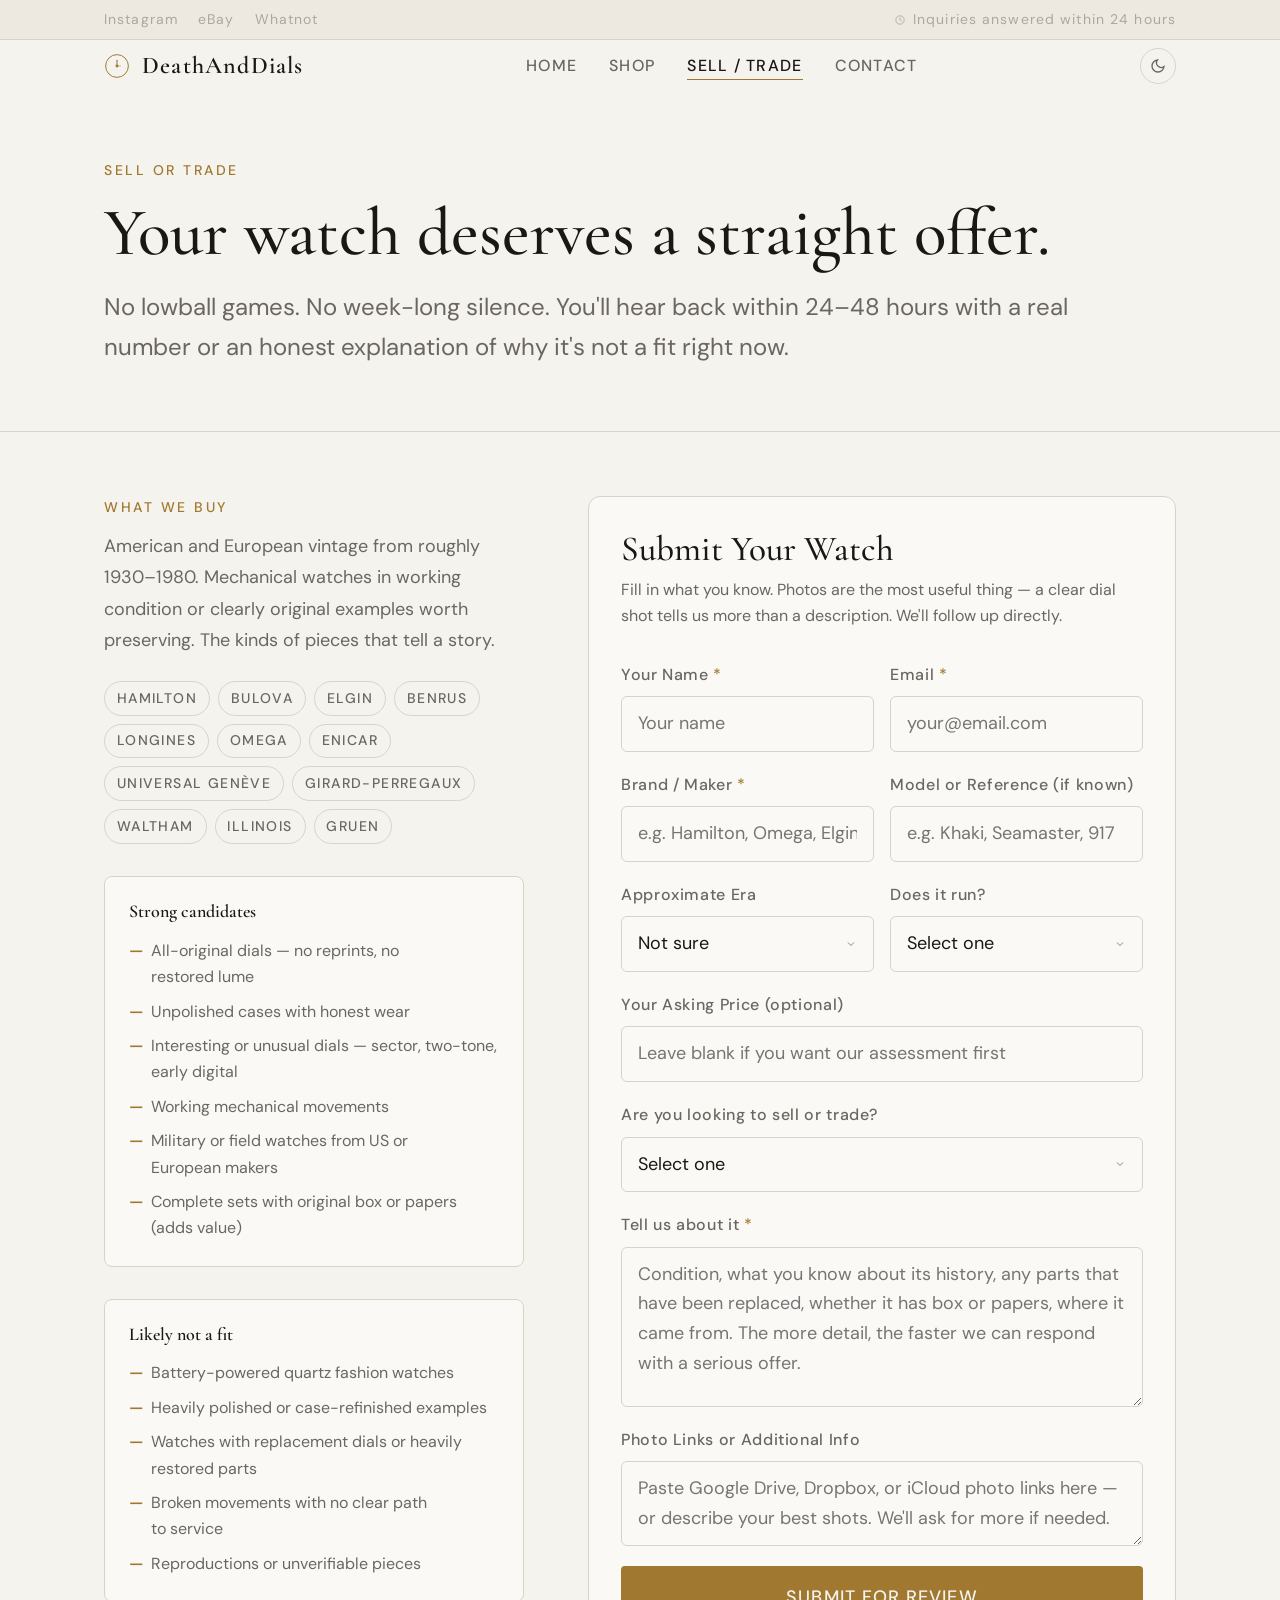
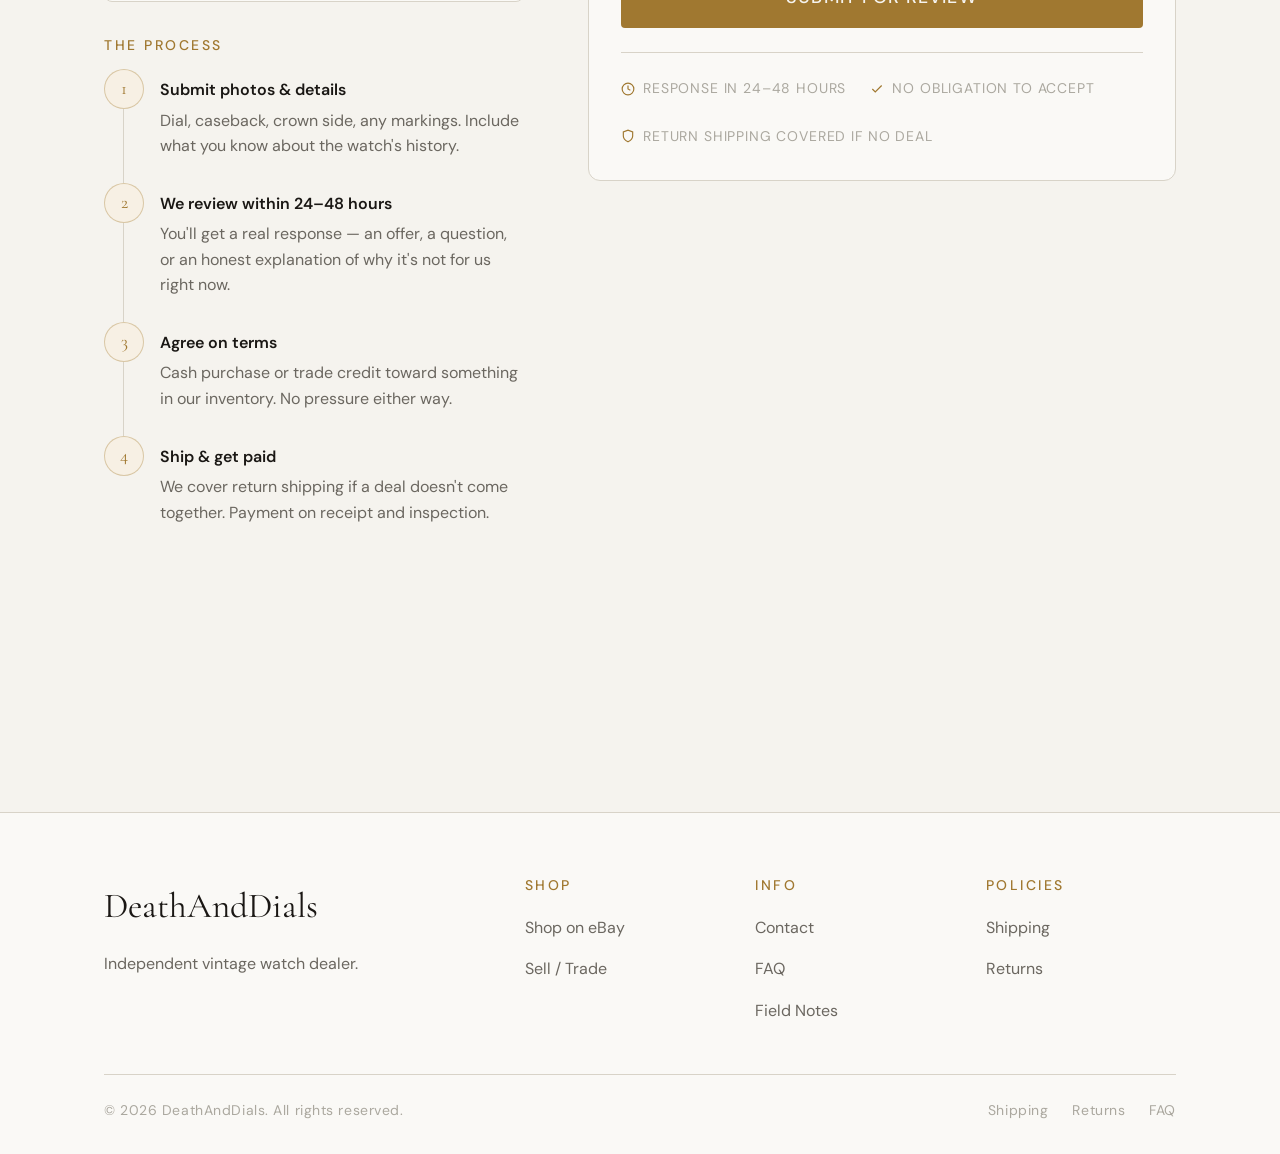
<file: sell-trade.html>
<!DOCTYPE html>
<html lang="en" data-theme="dark">
<head>
  <meta charset="UTF-8"><meta name="viewport" content="width=device-width, initial-scale=1.0">
  <title>Sell or Trade — DeathAndDials</title>
  <meta name="description" content="Sell or trade your vintage watch to DeathAndDials. Honest offers, fast response, no runaround.">
  <link rel="preconnect" href="https://fonts.googleapis.com"><link rel="preconnect" href="https://fonts.gstatic.com" crossorigin>
  <link href="https://fonts.googleapis.com/css2?family=Cormorant+Garamond:ital,wght@0,400;0,500;0,600;1,400;1,500&family=DM+Sans:ital,opsz,wght@0,9..40,300;0,9..40,400;0,9..40,500;1,9..40,300&display=swap" rel="stylesheet">
  <link rel="stylesheet" href="css/tokens.css"><link rel="stylesheet" href="css/base.css"><link rel="stylesheet" href="css/nav.css"><link rel="stylesheet" href="css/animations.css">
  <link rel="icon" type="image/x-icon" href="favicon.ico">
  <link rel="icon" type="image/png" sizes="32x32" href="favicon-32x32.png">
  <link rel="icon" type="image/png" sizes="16x16" href="favicon-16x16.png">
  <link rel="apple-touch-icon" sizes="180x180" href="apple-touch-icon.png">
  <link rel="manifest" href="site.webmanifest">
  <style>
    .sell-layout {
      display: grid;
      grid-template-columns: 1fr 1.4fr;
      gap: var(--space-16);
      align-items: start;
    }
    @media(max-width: 900px) { .sell-layout { grid-template-columns: 1fr; } }

    .sell-sidebar { position: sticky; top: calc(95px + var(--space-8)); }
    @media(max-width: 900px) { .sell-sidebar { position: static; } }

    .sell-sidebar h1 { font-size: var(--text-2xl); margin-bottom: var(--space-4); }
    .sell-sidebar p { color: var(--color-text-muted); line-height: 1.75; margin-bottom: var(--space-6); }

    /* What we buy chips */
    .brand-chips {
      display: flex; flex-wrap: wrap; gap: var(--space-2);
      margin-bottom: var(--space-8);
    }
    .brand-chip {
      font-size: var(--text-xs); font-weight: 500; letter-spacing: 0.1em;
      text-transform: uppercase; color: var(--color-text-muted);
      padding: 0.35em 0.85em;
      border: 1px solid var(--color-border);
      border-radius: var(--radius-full);
    }

    /* Process steps */
    .process-steps { display: flex; flex-direction: column; gap: 0; margin-bottom: var(--space-8); }
    .process-step {
      display: grid;
      grid-template-columns: 40px 1fr;
      gap: var(--space-4);
      padding-bottom: var(--space-6);
      position: relative;
    }
    .process-step:not(:last-child)::before {
      content: '';
      position: absolute;
      left: 19px; top: 36px; bottom: 0;
      width: 1px;
      background: var(--color-border);
    }
    .process-step__num {
      width: 40px; height: 40px;
      border: 1px solid color-mix(in srgb, var(--color-gold) 35%, transparent);
      border-radius: 50%;
      display: flex; align-items: center; justify-content: center;
      font-family: var(--font-display); font-size: var(--text-base);
      color: var(--color-gold); flex-shrink: 0;
      background: var(--color-gold-bg);
      position: relative; z-index: 1;
    }
    .process-step__content { padding-top: var(--space-2); }
    .process-step__title { font-weight: 600; color: var(--color-text); font-size: var(--text-sm); margin-bottom: var(--space-1); }
    .process-step__desc { font-size: var(--text-sm); color: var(--color-text-muted); line-height: 1.6; }

    /* Form panel */
    .sell-form-panel {
      background: var(--color-surface);
      border: 1px solid var(--color-border);
      border-radius: var(--radius-xl);
      padding: var(--space-8) var(--space-8);
    }
    .sell-form-panel h2 {
      font-size: var(--text-xl); margin-bottom: var(--space-2);
    }
    .sell-form-panel > p {
      color: var(--color-text-muted); font-size: var(--text-sm);
      margin-bottom: var(--space-8);
    }
    .form-stack { display: flex; flex-direction: column; gap: var(--space-5); }
    .form-row { display: grid; grid-template-columns: 1fr 1fr; gap: var(--space-4); }
    @media(max-width: 560px) { .form-row { grid-template-columns: 1fr; } }

    /* Trust row */
    .sell-trust {
      display: flex; flex-wrap: wrap; gap: var(--space-6);
      margin-top: var(--space-6);
      padding-top: var(--space-6);
      border-top: 1px solid var(--color-border);
    }
    .sell-trust__item {
      display: flex; align-items: center; gap: var(--space-2);
      font-size: var(--text-xs); letter-spacing: 0.06em; text-transform: uppercase;
      color: var(--color-text-faint);
    }
    .sell-trust__item svg { color: var(--color-gold); }

    /* What we buy section */
    .what-we-buy {
      background: var(--color-surface);
      border: 1px solid var(--color-border);
      border-radius: var(--radius-lg);
      padding: var(--space-6);
      margin-bottom: var(--space-8);
    }
    .what-we-buy h3 {
      font-size: var(--text-base); font-weight: 600;
      color: var(--color-text); margin-bottom: var(--space-4);
    }
    .what-we-buy ul {
      list-style: none; display: flex; flex-direction: column; gap: var(--space-2);
    }
    .what-we-buy li {
      font-size: var(--text-sm); color: var(--color-text-muted);
      display: flex; align-items: baseline; gap: var(--space-2);
    }
    .what-we-buy li::before {
      content: '—'; color: var(--color-gold); flex-shrink: 0; font-weight: 600;
    }
  </style>
</head>
<body>
  <div class="util-bar"><div class="container util-bar__inner"><nav class="util-bar__links"><a href="https://instagram.com/deathanddials" target="_blank" rel="noopener">Instagram</a><a href="https://ebay.com/usr/kvnx_vintage" target="_blank" rel="noopener">eBay</a><a href="#" target="_blank">Whatnot</a></nav><span class="util-bar__note"><svg width="10" height="10" viewBox="0 0 24 24" fill="none" stroke="currentColor" stroke-width="2"><circle cx="12" cy="12" r="10"/><polyline points="12 6 12 12 16 14"/></svg> Inquiries answered within 24 hours</span></div></div>
  <header class="site-nav"><div class="container site-nav__inner"><a href="index.html" class="site-nav__logo"><svg viewBox="0 0 32 32" fill="none" width="26" height="26" style="color:var(--color-gold)"><circle cx="16" cy="16" r="14" stroke="currentColor" stroke-width="1.2"/><circle cx="16" cy="16" r="1.8" fill="currentColor"/><line x1="16" y1="14.2" x2="16" y2="9" stroke="currentColor" stroke-width="1.3" stroke-linecap="round"/><line x1="16" y1="16" x2="20.5" y2="16" stroke="currentColor" stroke-width="1" stroke-linecap="round" opacity="0.6"/></svg><span class="site-nav__logo-text">DeathAndDials</span></a><ul class="site-nav__links"><li><a href="index.html">Home</a></li><li><a href="https://ebay.com/usr/kvnx_vintage" target="_blank" rel="noopener">Shop</a></li><li><a href="sell-trade.html" class="active">Sell / Trade</a></li><li><a href="contact.html">Contact</a></li></ul><div class="site-nav__actions"><button class="theme-toggle" data-theme-toggle aria-label="Toggle theme"><svg width="16" height="16" viewBox="0 0 24 24" fill="none" stroke="currentColor" stroke-width="2"><path d="M21 12.79A9 9 0 1 1 11.21 3 7 7 0 0 0 21 12.79z"/></svg></button><button class="nav-hamburger" data-menu-open aria-label="Open menu"><svg width="18" height="18" viewBox="0 0 24 24" fill="none" stroke="currentColor" stroke-width="2"><line x1="3" y1="6" x2="21" y2="6"/><line x1="3" y1="12" x2="21" y2="12"/><line x1="3" y1="18" x2="21" y2="18"/></svg></button></div></div></header>
  <div class="mobile-menu"><button class="mobile-menu__close" data-menu-close><svg width="20" height="20" viewBox="0 0 24 24" fill="none" stroke="currentColor" stroke-width="2"><line x1="18" y1="6" x2="6" y2="18"/><line x1="6" y1="6" x2="18" y2="18"/></svg></button><ul class="mobile-menu__links"><li><a href="index.html">Home</a></li><li><a href="https://ebay.com/usr/kvnx_vintage" target="_blank" rel="noopener">Shop</a></li><li><a href="sell-trade.html">Sell / Trade</a></li><li><a href="blog.html">Field Notes</a></li><li><a href="blog.html">Field Notes</a></li><li><a href="contact.html">Contact</a></li></ul><div class="mobile-menu__footer"><a href="https://instagram.com/deathanddials" class="btn btn--outline btn--sm" target="_blank">Instagram</a></div></div>

  <main>
    <div class="page-header">
      <div class="container">
        <span class="eyebrow" data-reveal>Sell or Trade</span>
        <h1 data-reveal>Your watch deserves a straight offer.</h1>
        <p data-reveal>No lowball games. No week-long silence. You'll hear back within 24–48 hours with a real number or an honest explanation of why it's not a fit right now.</p>
      </div>
    </div>

    <section style="padding-top:0">
      <div class="container">
        <div class="sell-layout">

          <!-- Sidebar -->
          <aside class="sell-sidebar" data-reveal="left">
            <span class="eyebrow">What We Buy</span>
            <p>American and European vintage from roughly 1930–1980. Mechanical watches in working condition or clearly original examples worth preserving. The kinds of pieces that tell a story.</p>

            <div class="brand-chips">
              <span class="brand-chip">Hamilton</span>
              <span class="brand-chip">Bulova</span>
              <span class="brand-chip">Elgin</span>
              <span class="brand-chip">Benrus</span>
              <span class="brand-chip">Longines</span>
              <span class="brand-chip">Omega</span>
              <span class="brand-chip">Enicar</span>
              <span class="brand-chip">Universal Genève</span>
              <span class="brand-chip">Girard-Perregaux</span>
              <span class="brand-chip">Waltham</span>
              <span class="brand-chip">Illinois</span>
              <span class="brand-chip">Gruen</span>
            </div>

            <div class="what-we-buy">
              <h3>Strong candidates</h3>
              <ul>
                <li>All-original dials — no reprints, no restored lume</li>
                <li>Unpolished cases with honest wear</li>
                <li>Interesting or unusual dials — sector, two-tone, early digital</li>
                <li>Working mechanical movements</li>
                <li>Military or field watches from US or European makers</li>
                <li>Complete sets with original box or papers (adds value)</li>
              </ul>
            </div>

            <div class="what-we-buy">
              <h3>Likely not a fit</h3>
              <ul>
                <li>Battery-powered quartz fashion watches</li>
                <li>Heavily polished or case-refinished examples</li>
                <li>Watches with replacement dials or heavily restored parts</li>
                <li>Broken movements with no clear path to service</li>
                <li>Reproductions or unverifiable pieces</li>
              </ul>
            </div>

            <span class="eyebrow" style="margin-top:var(--space-6)">The Process</span>
            <div class="process-steps">
              <div class="process-step">
                <div class="process-step__num">1</div>
                <div class="process-step__content">
                  <div class="process-step__title">Submit photos &amp; details</div>
                  <div class="process-step__desc">Dial, caseback, crown side, any markings. Include what you know about the watch's history.</div>
                </div>
              </div>
              <div class="process-step">
                <div class="process-step__num">2</div>
                <div class="process-step__content">
                  <div class="process-step__title">We review within 24–48 hours</div>
                  <div class="process-step__desc">You'll get a real response — an offer, a question, or an honest explanation of why it's not for us right now.</div>
                </div>
              </div>
              <div class="process-step">
                <div class="process-step__num">3</div>
                <div class="process-step__content">
                  <div class="process-step__title">Agree on terms</div>
                  <div class="process-step__desc">Cash purchase or trade credit toward something in our inventory. No pressure either way.</div>
                </div>
              </div>
              <div class="process-step">
                <div class="process-step__num">4</div>
                <div class="process-step__content">
                  <div class="process-step__title">Ship &amp; get paid</div>
                  <div class="process-step__desc">We cover return shipping if a deal doesn't come together. Payment on receipt and inspection.</div>
                </div>
              </div>
            </div>
          </aside>

          <!-- Form -->
          <div data-reveal="right">
            <div class="sell-form-panel">
              <h2>Submit Your Watch</h2>
              <p>Fill in what you know. Photos are the most useful thing — a clear dial shot tells us more than a description. We'll follow up directly.</p>

              <form id="selltrade-form" action="https://formspree.io/f/mbdbwdzr" method="POST" novalidate>
                  <input type="hidden" name="_subject" value="Sell / Trade Submission — DeathAndDials">
                  <input type="hidden" name="_replyto" value="">
                  <div id="selltrade-success" style="display:none;padding:1rem 1.25rem;background:rgba(200,169,110,0.12);border:1px solid var(--color-gold);border-radius:6px;color:var(--color-gold);margin-bottom:1.5rem;font-size:0.9rem;">
                    Submission received — I'll review and respond within 48 hours.
                  </div>
                  <div id="selltrade-error" style="display:none;padding:1rem 1.25rem;background:rgba(220,53,69,0.1);border:1px solid #dc3545;border-radius:6px;color:#dc3545;margin-bottom:1.5rem;font-size:0.9rem;">
                    Something went wrong. Try again or email DeathAndDials@gmail.com directly.
                  </div>
                <div class="form-stack">
                  <div class="form-row">
                    <div class="form-group">
                      <label class="form-label" for="seller-name">Your Name <span style="color:var(--color-gold)">*</span></label>
                      <input class="form-input" type="text" id="seller-name" name="name" required placeholder="Your name" autocomplete="name">
                    </div>
                    <div class="form-group">
                      <label class="form-label" for="seller-email">Email <span style="color:var(--color-gold)">*</span></label>
                      <input class="form-input" type="email" id="seller-email" name="email" required placeholder="your@email.com" autocomplete="email">
                    </div>
                  </div>

                  <div class="form-row">
                    <div class="form-group">
                      <label class="form-label" for="watch-brand">Brand / Maker <span style="color:var(--color-gold)">*</span></label>
                      <input class="form-input" type="text" id="watch-brand" name="brand" required placeholder="e.g. Hamilton, Omega, Elgin">
                    </div>
                    <div class="form-group">
                      <label class="form-label" for="watch-model">Model or Reference (if known)</label>
                      <input class="form-input" type="text" id="watch-model" name="model" placeholder="e.g. Khaki, Seamaster, 917">
                    </div>
                  </div>

                  <div class="form-row">
                    <div class="form-group">
                      <label class="form-label" for="watch-era">Approximate Era</label>
                      <select class="form-select" id="watch-era" name="era">
                        <option value="">Not sure</option>
                        <option>1930s</option>
                        <option>1940s</option>
                        <option>1950s</option>
                        <option>1960s</option>
                        <option>1970s</option>
                        <option>1980s</option>
                        <option>Mixed / Unknown</option>
                      </select>
                    </div>
                    <div class="form-group">
                      <label class="form-label" for="watch-running">Does it run?</label>
                      <select class="form-select" id="watch-running" name="running">
                        <option value="">Select one</option>
                        <option>Yes — running well</option>
                        <option>Yes — but keeping poor time</option>
                        <option>Intermittently</option>
                        <option>No — stopped</option>
                        <option>Not sure</option>
                      </select>
                    </div>
                  </div>

                  <div class="form-group">
                    <label class="form-label" for="watch-asking">Your Asking Price (optional)</label>
                    <input class="form-input" type="text" id="watch-asking" name="asking_price" placeholder="Leave blank if you want our assessment first">
                  </div>

                  <div class="form-group">
                    <label class="form-label" for="watch-interest">Are you looking to sell or trade?</label>
                    <select class="form-select" id="watch-interest" name="interest">
                      <option value="">Select one</option>
                      <option>Sell for cash</option>
                      <option>Trade toward something in your inventory</option>
                      <option>Open to either — let's talk</option>
                    </select>
                  </div>

                  <div class="form-group">
                    <label class="form-label" for="watch-description">Tell us about it <span style="color:var(--color-gold)">*</span></label>
                    <textarea class="form-textarea" id="watch-description" name="description" required style="min-height:160px" placeholder="Condition, what you know about its history, any parts that have been replaced, whether it has box or papers, where it came from. The more detail, the faster we can respond with a serious offer."></textarea>
                  </div>

                  <div class="form-group">
                    <label class="form-label" for="watch-photos">Photo Links or Additional Info</label>
                    <textarea class="form-textarea" id="watch-photos" name="photos" style="min-height:80px" placeholder="Paste Google Drive, Dropbox, or iCloud photo links here — or describe your best shots. We'll ask for more if needed."></textarea>
                  </div>

                  <button type="submit" id="selltrade-submit" class="btn btn--primary btn--lg" style="width:100%">Submit for Review</button>
                </div>
              </form>

              <div class="sell-trust">
                <div class="sell-trust__item">
                  <svg width="14" height="14" viewBox="0 0 24 24" fill="none" stroke="currentColor" stroke-width="2"><circle cx="12" cy="12" r="10"/><polyline points="12 6 12 12 16 14"/></svg>
                  Response in 24–48 hours
                </div>
                <div class="sell-trust__item">
                  <svg width="14" height="14" viewBox="0 0 24 24" fill="none" stroke="currentColor" stroke-width="2"><polyline points="20 6 9 17 4 12"/></svg>
                  No obligation to accept
                </div>
                <div class="sell-trust__item">
                  <svg width="14" height="14" viewBox="0 0 24 24" fill="none" stroke="currentColor" stroke-width="2"><path d="M12 22s8-4 8-10V5l-8-3-8 3v7c0 6 8 10 8 10z"/></svg>
                  Return shipping covered if no deal
                </div>
              </div>
            </div>
          </div>

        </div>
      </div>
    </section>
  </main>

  <footer class="site-footer"><div class="container"><div class="site-footer__grid"><div class="site-footer__brand"><span class="site-footer__brand-name">DeathAndDials</span><p class="site-footer__brand-desc">Independent vintage watch dealer.</p></div><div class="site-footer__col"><h4>Shop</h4><ul><li><a href="https://ebay.com/usr/kvnx_vintage" target="_blank" rel="noopener">Shop on eBay</a></li><li><a href="sell-trade.html">Sell / Trade</a></li></ul></div><div class="site-footer__col"><h4>Info</h4><ul><li><a href="contact.html">Contact</a></li><li><a href="faq.html">FAQ</a></li><li><a href="blog.html">Field Notes</a></li></ul></div><div class="site-footer__col"><h4>Policies</h4><ul><li><a href="shipping.html">Shipping</a></li><li><a href="returns.html">Returns</a></li></ul></div></div><div class="site-footer__bottom"><span>© 2026 DeathAndDials. All rights reserved.</span><nav class="site-footer__bottom-links"><a href="shipping.html">Shipping</a><a href="returns.html">Returns</a><a href="faq.html">FAQ</a></nav></div></div></footer>
  <script src="js/main.js"></script>

<script>
(function(){
  var form = document.getElementById('selltrade-form');
  if (!form) return;
  form.addEventListener('submit', function(e){
    e.preventDefault();
    var btn = document.getElementById('selltrade-submit');
    var successEl = document.getElementById('selltrade-success');
    var errorEl = document.getElementById('selltrade-error');
    successEl.style.display = 'none';
    errorEl.style.display = 'none';
    btn.disabled = true;
    btn.textContent = 'Submitting…';
    var emailField = form.querySelector('[name="email"]');
    if (emailField) form.querySelector('[name="_replyto"]').value = emailField.value;
    fetch(form.action, {
      method: 'POST',
      body: new FormData(form),
      headers: { 'Accept': 'application/json' }
    }).then(function(res){
      if (res.ok) {
        successEl.style.display = 'block';
        form.reset();
        btn.textContent = 'Submit for Review';
      } else {
        res.json().then(function(data){
          errorEl.textContent = (data.errors && data.errors.map(function(x){return x.message;}).join(', ')) || 'Something went wrong. Try again or email DeathAndDials@gmail.com directly.';
          errorEl.style.display = 'block';
          btn.textContent = 'Submit for Review';
        });
      }
      btn.disabled = false;
    }).catch(function(){
      errorEl.style.display = 'block';
      btn.textContent = 'Submit for Review';
      btn.disabled = false;
    });
  });
})();
</script>
<script data-pplx-inline-edit>
(function () {
  if (window === window.top) return;

  const allowedParentOrigins = ["https://www.perplexity.ai","https://perplexity.ai","https://testing.perplexity.ai","https://staging.perplexity.ai","https://*.preview.i.perplexity.ai","http://localhost:3000","http://127.0.0.1:3000","http://localhost:5173","http://127.0.0.1:5173"];
  const MAX_FONT_BYTES = 500 * 1024;
  const MAX_TOTAL_FONT_BYTES = 2 * 1024 * 1024;
  let scrollForwarding = false;
  let scrollRaf = 0;
  let trustedTopOrigin = null;

  // Allow entries like "https://*.preview.i.perplexity.ai" — the wildcard
  // matches a single DNS label (no dots), so "https://*.foo" cannot stretch
  // across multiple labels.
  function matchesAllowedOrigin(origin) {
    if (!origin) return false;
    for (const entry of allowedParentOrigins) {
      if (!entry.includes("*")) {
        if (entry === origin) return true;
        continue;
      }
      const pattern = new RegExp(
        "^" +
          entry.replace(/[.+?^${}()|[\]\\]/g, "\\$&").replace(/\*/g, "[^.]+") +
          "$",
      );
      if (pattern.test(origin)) return true;
    }
    return false;
  }

  // Trust decision: when the sender is same-origin-visible (event.origin is a
  // real origin like https://www.perplexity.ai) we trust event.origin directly.
  // When event.origin is "null" (opaque broker srcdoc), we fall back to the
  // broker's stamped `parentOrigin` to identify the top window. The fallback
  // is claim-only — we rely on the browser's native `targetOrigin` enforcement
  // on the response path (see postToTrustedTop) to ensure replies can't be
  // delivered to anyone but the actual top window of that claimed origin.
  function getTrustedParentOrigin(event) {
    const forwardedParentOrigin =
      typeof event.data.parentOrigin === "string" ? event.data.parentOrigin : null;
    const parentOrigin = event.origin === "null" ? forwardedParentOrigin : event.origin;
    return matchesAllowedOrigin(parentOrigin) ? parentOrigin : null;
  }

  // All responses go to window.top with targetOrigin = the allowlisted origin.
  // An attacker that iframes us inside their own null-origin broker can claim
  // any parentOrigin they like, but the browser will drop the reply whenever
  // the real top's origin doesn't match — so the screenshot never leaves.
  function postToTrustedTop(message) {
    if (!trustedTopOrigin) return;
    try {
      window.top.postMessage(message, trustedTopOrigin);
    } catch (_error) {}
  }

  function inlineAll(original, clone) {
    if (original.nodeType !== 1 || clone.nodeType !== 1) return;

    try {
      const computedStyle = getComputedStyle(original);
      // cssText on a computed style is the serialized declaration in modern
      // Chromium/Safari — a single read beats enumerating ~400 longhand
      // properties. Firefox returns "" here, so we fall back on empty.
      const serialized = computedStyle.cssText;
      if (serialized) {
        clone.style.cssText = serialized;
      } else {
        const parts = new Array(computedStyle.length);
        for (let index = 0; index < computedStyle.length; index += 1) {
          const property = computedStyle[index];
          parts[index] = `${property}:${computedStyle.getPropertyValue(property)};`;
        }
        clone.style.cssText = parts.join("");
      }
    } catch (_error) {}

    const originalChildren = original.children;
    const clonedChildren = clone.children;
    for (
      let index = 0;
      index < originalChildren.length && index < clonedChildren.length;
      index += 1
    ) {
      inlineAll(originalChildren[index], clonedChildren[index]);
    }
  }

  function extractFontUrl(srcValue) {
    const matches = [
      ...srcValue.matchAll(
        /url\(["']?([^"')]+)["']?\)(?:\s*format\(["']?([^"')]+)["']?\))?/gi,
      ),
    ];
    if (matches.length === 0) return null;
    const woff2 = matches.find((m) => m[2] && m[2].toLowerCase().includes("woff2"));
    if (woff2) return woff2[1];
    const woff = matches.find((m) => m[2] && m[2].toLowerCase().includes("woff"));
    if (woff) return woff[1];
    return matches[0][1];
  }

  // Cache resolved font URL -> data URI across captures. Fonts on a page
  // essentially never change, and a batch run emits multiple captures back to
  // back — without this we'd refetch + re-base64 every time.
  const fontDataUriCache = new Map();
  const SRC_DECLARATION_RE = /src\s*:\s*[^;}]+/i;

  async function fetchAsDataUri(url) {
    if (fontDataUriCache.has(url)) return fontDataUriCache.get(url);
    let dataUri = null;
    try {
      const response = await fetch(url, { mode: "cors", credentials: "omit" });
      if (response.ok) {
        const blob = await response.blob();
        if (blob.size <= MAX_FONT_BYTES) {
          dataUri = await new Promise((resolve) => {
            const reader = new FileReader();
            reader.onloadend = () =>
              resolve(typeof reader.result === "string" ? reader.result : null);
            reader.onerror = () => resolve(null);
            reader.readAsDataURL(blob);
          });
        }
      }
    } catch (_error) {
      dataUri = null;
    }
    fontDataUriCache.set(url, dataUri);
    return dataUri;
  }

  function collectFontFaceRuleTexts() {
    const rules = [];
    for (const sheet of document.styleSheets) {
      let cssRules;
      try {
        cssRules = sheet.cssRules;
      } catch (_error) {
        continue;
      }
      if (!cssRules) continue;
      for (const rule of cssRules) {
        const cssText = rule.cssText || "";
        if (cssText.startsWith("@font-face")) rules.push(cssText);
      }
    }
    return rules;
  }

  async function buildInlinedFontCss() {
    const ruleTexts = collectFontFaceRuleTexts();
    if (ruleTexts.length === 0) return null;

    const resolved = ruleTexts.map((cssText) => {
      if (!SRC_DECLARATION_RE.test(cssText)) return null;
      const srcMatch = cssText.match(/src\s*:\s*([^;}]+)[;}]/i);
      if (!srcMatch) return null;
      const url = extractFontUrl(srcMatch[1]);
      if (!url) return null;
      try {
        return { cssText, url: new URL(url, document.baseURI).href };
      } catch (_error) {
        return null;
      }
    });

    const dataUris = await Promise.all(
      resolved.map((entry) => (entry ? fetchAsDataUri(entry.url) : Promise.resolve(null))),
    );

    const inlined = [];
    let totalBytes = 0;
    for (let index = 0; index < resolved.length; index += 1) {
      const entry = resolved[index];
      const dataUri = dataUris[index];
      if (!entry || !dataUri) continue;
      const approxBytes = dataUri.length * 0.75;
      if (totalBytes + approxBytes > MAX_TOTAL_FONT_BYTES) break;
      totalBytes += approxBytes;
      inlined.push(entry.cssText.replace(SRC_DECLARATION_RE, `src: url("${dataUri}")`));
    }
    return inlined.length > 0 ? inlined.join("\n") : null;
  }

  function stripExternal(clone) {
    const images = clone.querySelectorAll("img");
    for (let index = 0; index < images.length; index += 1) {
      const src = images[index].getAttribute("src");
      if (src && !src.startsWith("data:")) images[index].removeAttribute("src");
    }

    const elements = clone.querySelectorAll("*");
    for (let index = 0; index < elements.length; index += 1) {
      const style = elements[index].style.cssText;
      if (style && style.includes("url(")) {
        elements[index].style.cssText = style.replace(
          /url\(["']?(?!data:)[^)"']*["']?\)/gi,
          "none",
        );
      }
    }
  }

  function emitScroll() {
    scrollRaf = 0;
    if (!scrollForwarding) return;
    postToTrustedTop({
      type: "INLINE_EDIT_SCROLL",
      scrollX: window.scrollX,
      scrollY: window.scrollY,
    });
  }

  window.addEventListener(
    "scroll",
    function () {
      if (!scrollForwarding || scrollRaf) return;
      scrollRaf = requestAnimationFrame(emitScroll);
    },
    { passive: true, capture: true },
  );

  async function handleCaptureRequest(event) {
    const requestId = event.data.requestId;
    const scrollX = window.scrollX;
    const scrollY = window.scrollY;
    const width = window.innerWidth;
    const height = window.innerHeight;

    function postResult(dataUrl) {
      postToTrustedTop({
        type: "INLINE_EDIT_SCREENSHOT_RESULT",
        requestId,
        dataUrl,
        scrollX,
        scrollY,
      });
    }

    try {
      // Wait for any pending web fonts to resolve so both inline metrics and
      // the @font-face inlining below see the same loaded faces.
      if (document.fonts && document.fonts.ready) {
        try {
          await document.fonts.ready;
        } catch (_error) {}
      }

      const clone = document.documentElement.cloneNode(true);
      inlineAll(document.documentElement, clone);

      const removedNodes = clone.querySelectorAll("script,link[rel=\"stylesheet\"],style");
      for (let index = 0; index < removedNodes.length; index += 1) {
        removedNodes[index].remove();
      }

      stripExternal(clone);

      // Re-embed web fonts as data-URI @font-face rules so the SVG rasterizer
      // can resolve them — external font URLs aren't fetched during
      // foreignObject rendering, which would otherwise force a fallback face
      // and change text metrics.
      const inlinedFontCss = await buildInlinedFontCss();
      if (inlinedFontCss) {
        const styleEl = document.createElement("style");
        styleEl.textContent = inlinedFontCss;
        const head = clone.querySelector("head");
        if (head) head.appendChild(styleEl);
        else clone.insertBefore(styleEl, clone.firstChild);
      }

      const html = new XMLSerializer().serializeToString(clone);
      const svg =
        `<svg xmlns="http://www.w3.org/2000/svg" width="${width}" height="${height}">` +
        '<foreignObject width="100%" height="100%">' +
        `<div xmlns="http://www.w3.org/1999/xhtml" style="width:${width}px;height:${height}px;overflow:hidden">` +
        `<div style="position:relative;left:-${scrollX}px;top:-${scrollY}px">` +
        html +
        "</div></div></foreignObject></svg>";
      const svgUrl = `data:image/svg+xml;charset=utf-8,${encodeURIComponent(svg)}`;
      const image = new Image();
      image.onload = function () {
        const canvas = document.createElement("canvas");
        canvas.width = width;
        canvas.height = height;
        canvas.getContext("2d").drawImage(image, 0, 0);
        postResult(canvas.toDataURL("image/png"));
      };
      image.onerror = function () {
        postResult(null);
      };
      image.src = svgUrl;
    } catch (_error) {
      postResult(null);
    }
  }

  window.addEventListener("message", function (event) {
    if (!event.data) return;
    // Only accept messages from the direct parent frame. Blocks sibling /
    // unrelated-window postMessage senders that could otherwise reach us.
    if (event.source !== window.parent) return;

    const trustedParentOrigin = getTrustedParentOrigin(event);
    if (!trustedParentOrigin) return;
    trustedTopOrigin = trustedParentOrigin;

    if (event.data.type === "INLINE_EDIT_SCROLL_START") {
      scrollForwarding = true;
      emitScroll();
      return;
    }

    if (event.data.type === "INLINE_EDIT_SCROLL_STOP") {
      scrollForwarding = false;
      if (scrollRaf) cancelAnimationFrame(scrollRaf);
      scrollRaf = 0;
      return;
    }

    if (event.data.type !== "INLINE_EDIT_CAPTURE_REQUEST") return;

    handleCaptureRequest(event);
  });
})();


</script></body>
</html>
</file>
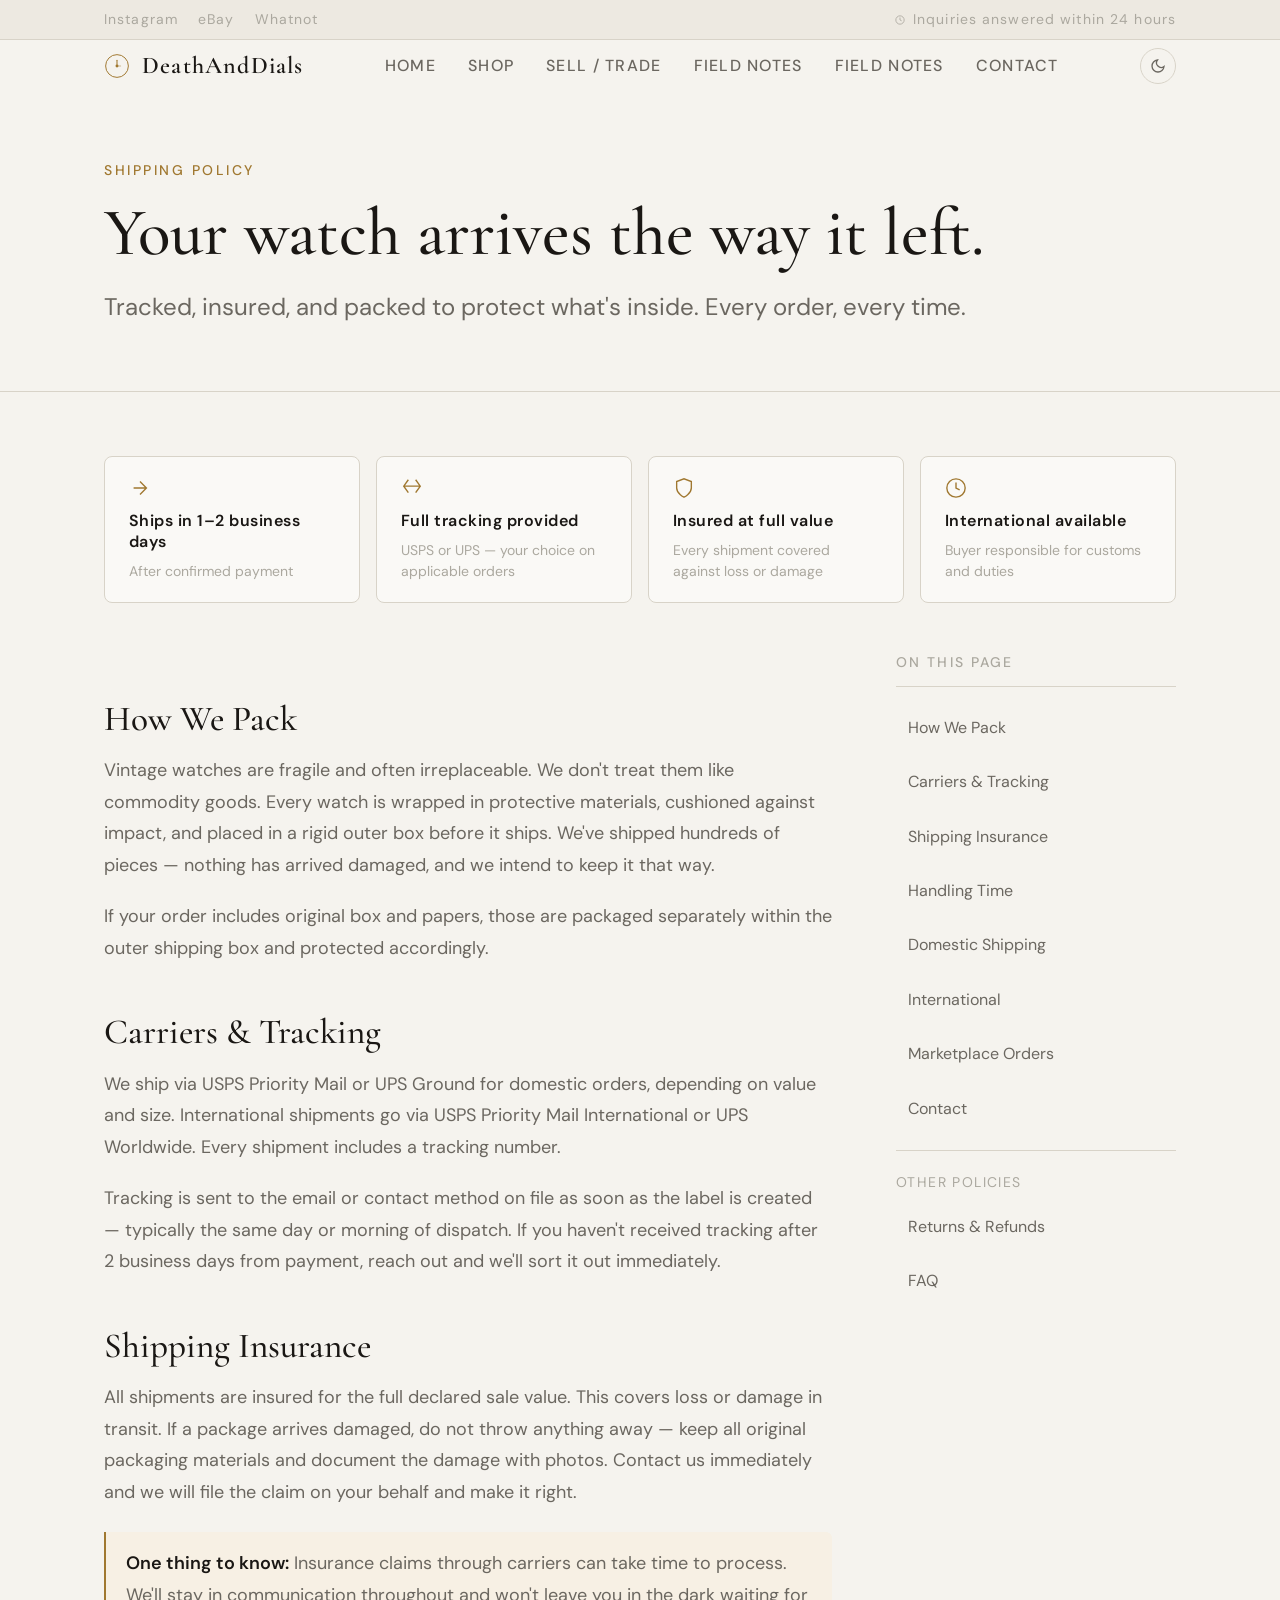
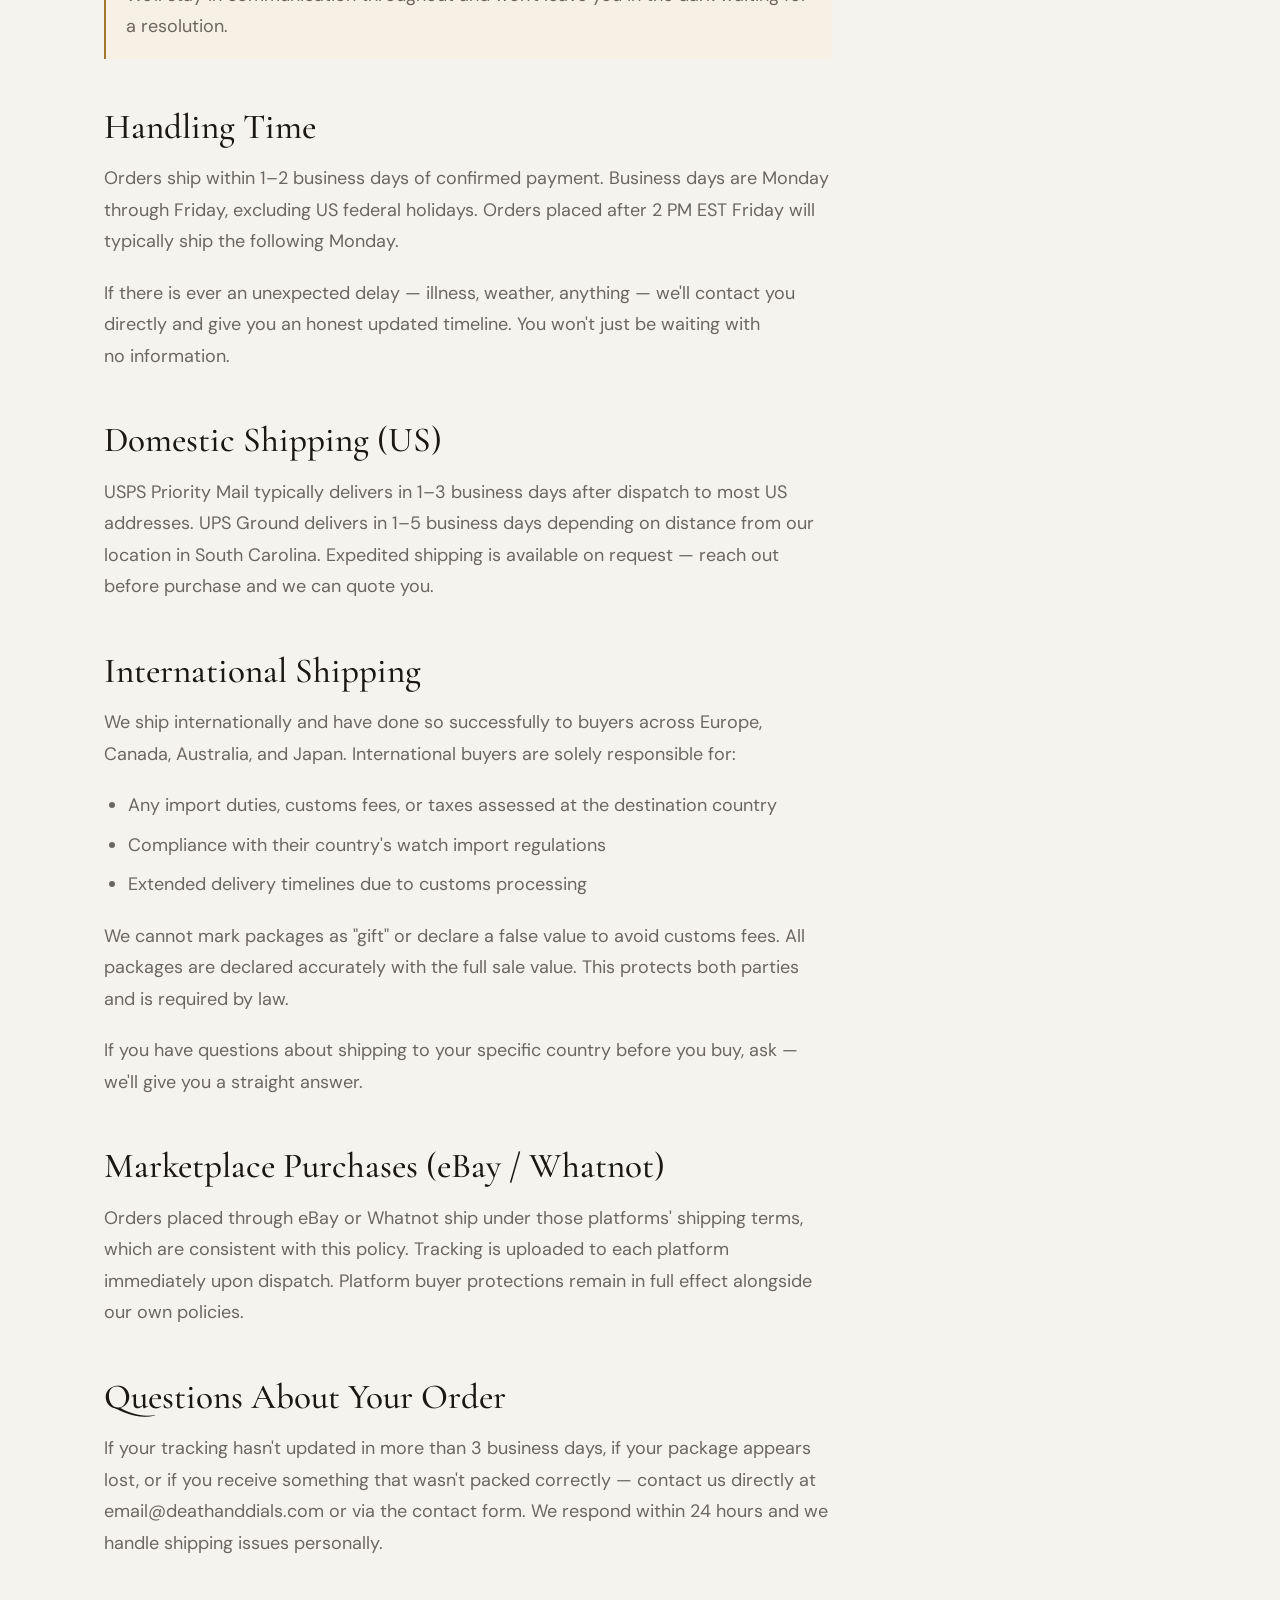
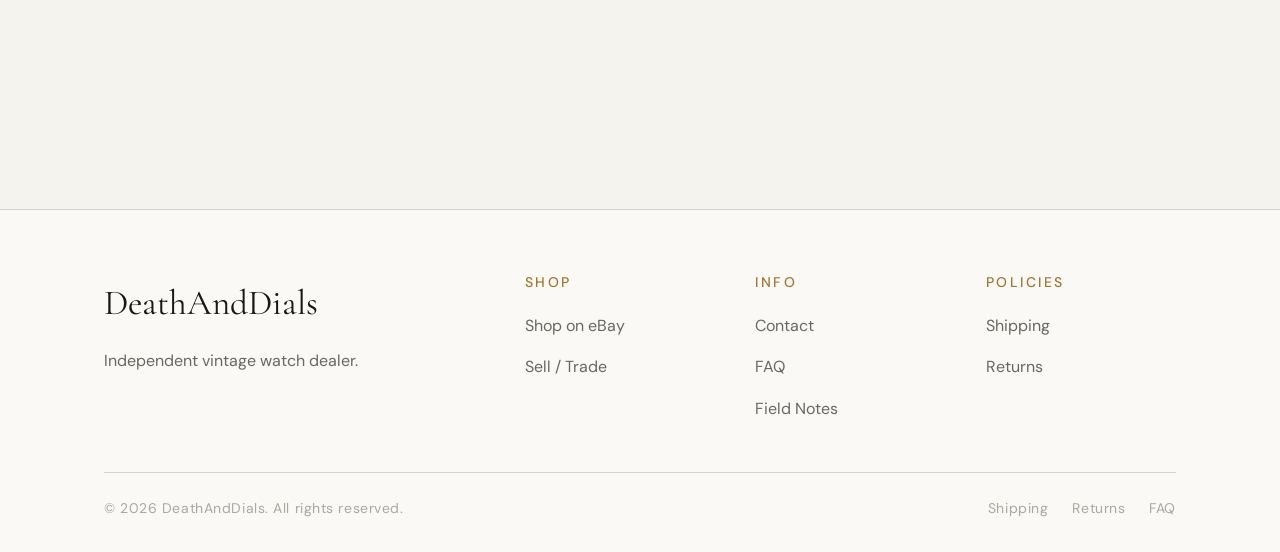
<file: shipping.html>
<!DOCTYPE html>
<html lang="en" data-theme="dark">
<head>
  <meta charset="UTF-8"><meta name="viewport" content="width=device-width, initial-scale=1.0">
  <title>Shipping Policy — DeathAndDials</title>
  <meta name="description" content="How DeathAndDials packages, ships, and insures every vintage watch. Full tracking, insured shipping, fast dispatch.">
  <link rel="preconnect" href="https://fonts.googleapis.com"><link rel="preconnect" href="https://fonts.gstatic.com" crossorigin>
  <link href="https://fonts.googleapis.com/css2?family=Cormorant+Garamond:ital,wght@0,400;0,500;0,600;1,400;1,500&family=DM+Sans:ital,opsz,wght@0,9..40,300;0,9..40,400;0,9..40,500;1,9..40,300&display=swap" rel="stylesheet">
  <link rel="stylesheet" href="css/tokens.css"><link rel="stylesheet" href="css/base.css"><link rel="stylesheet" href="css/nav.css"><link rel="stylesheet" href="css/animations.css">
  <link rel="icon" type="image/x-icon" href="favicon.ico">
  <link rel="icon" type="image/png" sizes="32x32" href="favicon-32x32.png">
  <link rel="icon" type="image/png" sizes="16x16" href="favicon-16x16.png">
  <link rel="apple-touch-icon" sizes="180x180" href="apple-touch-icon.png">
  <link rel="manifest" href="site.webmanifest">
  <style>
    .policy-layout {
      display: grid;
      grid-template-columns: 1fr 280px;
      gap: var(--space-16);
      align-items: start;
    }
    @media(max-width: 900px) { .policy-layout { grid-template-columns: 1fr; } }
    .policy-sidebar {
      position: sticky;
      top: calc(95px + var(--space-8));
      display: flex;
      flex-direction: column;
      gap: var(--space-3);
    }
    @media(max-width: 900px) { .policy-sidebar { position: static; flex-direction: row; flex-wrap: wrap; } }
    .policy-sidebar__heading {
      font-size: var(--text-xs); font-weight: 500; letter-spacing: 0.15em;
      text-transform: uppercase; color: var(--color-text-faint);
      padding-bottom: var(--space-3); border-bottom: 1px solid var(--color-border);
      margin-bottom: var(--space-2);
    }
    @media(max-width: 900px) { .policy-sidebar__heading { display: none; } }
    .policy-sidebar a {
      font-size: var(--text-sm); color: var(--color-text-muted);
      padding: var(--space-2) var(--space-3);
      border-radius: var(--radius-sm);
      transition: color var(--transition), background var(--transition);
    }
    .policy-sidebar a:hover { color: var(--color-gold); background: var(--color-gold-bg); }
    @media(max-width: 900px) {
      .policy-sidebar a {
        border: 1px solid var(--color-border);
        border-radius: var(--radius-full);
        font-size: var(--text-xs);
        padding: 0.3em 0.9em;
      }
    }
    .policy-sidebar__divider { height: 1px; background: var(--color-border); margin: var(--space-2) 0; }
    @media(max-width: 900px) { .policy-sidebar__divider { display: none; } }
    .policy-sidebar__other { font-size: var(--text-xs); letter-spacing: 0.1em; text-transform: uppercase; color: var(--color-text-faint); }
    @media(max-width: 900px) { .policy-sidebar__other { display: none; } }

    .prose h2::before {
      content: '';
      display: block;
      height: calc(95px + var(--space-8));
      margin-top: calc(-1 * (95px + var(--space-8)));
      visibility: hidden;
      pointer-events: none;
    }
    .shipping-highlight {
      display: grid;
      grid-template-columns: repeat(auto-fit, minmax(min(100%, 200px), 1fr));
      gap: var(--space-4);
      margin-bottom: var(--space-12);
    }
    .shipping-highlight__card {
      background: var(--color-surface);
      border: 1px solid var(--color-border);
      border-radius: var(--radius-lg);
      padding: var(--space-5) var(--space-6);
      display: flex; flex-direction: column; gap: var(--space-2);
    }
    .shipping-highlight__card svg { color: var(--color-gold); margin-bottom: var(--space-1); }
    .shipping-highlight__card strong {
      font-size: var(--text-sm); font-weight: 600; color: var(--color-text);
      letter-spacing: 0.03em; line-height: 1.3;
    }
    .shipping-highlight__card span { font-size: var(--text-xs); color: var(--color-text-faint); line-height: 1.5; }
  </style>
</head>
<body>
  <div class="util-bar"><div class="container util-bar__inner"><nav class="util-bar__links"><a href="https://instagram.com/deathanddials" target="_blank" rel="noopener">Instagram</a><a href="https://ebay.com/usr/kvnx_vintage" target="_blank" rel="noopener">eBay</a><a href="https://www.whatnot.com/user/deathanddials" target="_blank">Whatnot</a></nav><span class="util-bar__note"><svg width="10" height="10" viewBox="0 0 24 24" fill="none" stroke="currentColor" stroke-width="2"><circle cx="12" cy="12" r="10"/><polyline points="12 6 12 12 16 14"/></svg> Inquiries answered within 24 hours</span></div></div>
  <header class="site-nav"><div class="container site-nav__inner"><a href="index.html" class="site-nav__logo"><svg viewBox="0 0 32 32" fill="none" width="26" height="26" style="color:var(--color-gold)"><circle cx="16" cy="16" r="14" stroke="currentColor" stroke-width="1.2"/><circle cx="16" cy="16" r="1.8" fill="currentColor"/><line x1="16" y1="14.2" x2="16" y2="9" stroke="currentColor" stroke-width="1.3" stroke-linecap="round"/><line x1="16" y1="16" x2="20.5" y2="16" stroke="currentColor" stroke-width="1" stroke-linecap="round" opacity="0.6"/></svg><span class="site-nav__logo-text">DeathAndDials</span></a><ul class="site-nav__links"><li><a href="index.html">Home</a></li><li><a href="https://ebay.com/usr/kvnx_vintage" target="_blank" rel="noopener">Shop</a></li><li><a href="sell-trade.html">Sell / Trade</a></li><li><a href="blog.html">Field Notes</a></li><li><a href="blog.html">Field Notes</a></li><li><a href="contact.html">Contact</a></li></ul><div class="site-nav__actions"><button class="theme-toggle" data-theme-toggle aria-label="Toggle theme"><svg width="16" height="16" viewBox="0 0 24 24" fill="none" stroke="currentColor" stroke-width="2"><path d="M21 12.79A9 9 0 1 1 11.21 3 7 7 0 0 0 21 12.79z"/></svg></button><button class="nav-hamburger" data-menu-open aria-label="Open menu"><svg width="18" height="18" viewBox="0 0 24 24" fill="none" stroke="currentColor" stroke-width="2"><line x1="3" y1="6" x2="21" y2="6"/><line x1="3" y1="12" x2="21" y2="12"/><line x1="3" y1="18" x2="21" y2="18"/></svg></button></div></div></header>
  <div class="mobile-menu"><button class="mobile-menu__close" data-menu-close><svg width="20" height="20" viewBox="0 0 24 24" fill="none" stroke="currentColor" stroke-width="2"><line x1="18" y1="6" x2="6" y2="18"/><line x1="6" y1="6" x2="18" y2="18"/></svg></button><ul class="mobile-menu__links"><li><a href="index.html">Home</a></li><li><a href="https://ebay.com/usr/kvnx_vintage" target="_blank" rel="noopener">Shop</a></li><li><a href="sell-trade.html">Sell / Trade</a></li><li><a href="contact.html">Contact</a></li></ul><div class="mobile-menu__footer"><a href="https://instagram.com/deathanddials" class="btn btn--outline btn--sm" target="_blank">Instagram</a></div></div>

  <main>
    <div class="page-header">
      <div class="container">
        <span class="eyebrow" data-reveal>Shipping Policy</span>
        <h1 data-reveal>Your watch arrives the way it left.</h1>
        <p data-reveal>Tracked, insured, and packed to protect what's inside. Every order, every time.</p>
      </div>
    </div>

    <section style="padding-top:0">
      <div class="container">

        <!-- Quick stats -->
        <div class="shipping-highlight" data-reveal>
          <div class="shipping-highlight__card">
            <svg width="22" height="22" viewBox="0 0 24 24" fill="none" stroke="currentColor" stroke-width="1.5"><path d="M5 12h14M12 5l7 7-7 7"/></svg>
            <strong>Ships in 1–2 business days</strong>
            <span>After confirmed payment</span>
          </div>
          <div class="shipping-highlight__card">
            <svg width="22" height="22" viewBox="0 0 24 24" fill="none" stroke="currentColor" stroke-width="1.5"><path d="M21 10H3M16 3l5 7-5 7M8 3l-5 7 5 7"/></svg>
            <strong>Full tracking provided</strong>
            <span>USPS or UPS — your choice on applicable orders</span>
          </div>
          <div class="shipping-highlight__card">
            <svg width="22" height="22" viewBox="0 0 24 24" fill="none" stroke="currentColor" stroke-width="1.5"><path d="M12 22s8-4 8-10V5l-8-3-8 3v7c0 6 8 10 8 10z"/></svg>
            <strong>Insured at full value</strong>
            <span>Every shipment covered against loss or damage</span>
          </div>
          <div class="shipping-highlight__card">
            <svg width="22" height="22" viewBox="0 0 24 24" fill="none" stroke="currentColor" stroke-width="1.5"><circle cx="12" cy="12" r="10"/><path d="M12 6v6l4 2"/></svg>
            <strong>International available</strong>
            <span>Buyer responsible for customs and duties</span>
          </div>
        </div>

        <div class="policy-layout">
          <!-- Main prose -->
          <div class="prose" data-reveal>

            <h2 id="how-we-pack">How We Pack</h2>
            <p>Vintage watches are fragile and often irreplaceable. We don't treat them like commodity goods. Every watch is wrapped in protective materials, cushioned against impact, and placed in a rigid outer box before it ships. We've shipped hundreds of pieces — nothing has arrived damaged, and we intend to keep it that way.</p>
            <p>If your order includes original box and papers, those are packaged separately within the outer shipping box and protected accordingly.</p>

            <h2 id="carriers">Carriers &amp; Tracking</h2>
            <p>We ship via USPS Priority Mail or UPS Ground for domestic orders, depending on value and size. International shipments go via USPS Priority Mail International or UPS Worldwide. Every shipment includes a tracking number.</p>
            <p>Tracking is sent to the email or contact method on file as soon as the label is created — typically the same day or morning of dispatch. If you haven't received tracking after 2 business days from payment, reach out and we'll sort it out immediately.</p>

            <h2 id="insurance">Shipping Insurance</h2>
            <p>All shipments are insured for the full declared sale value. This covers loss or damage in transit. If a package arrives damaged, do not throw anything away — keep all original packaging materials and document the damage with photos. Contact us immediately and we will file the claim on your behalf and make it right.</p>
            <div class="prose-note">
              <p><strong>One thing to know:</strong> Insurance claims through carriers can take time to process. We'll stay in communication throughout and won't leave you in the dark waiting for a resolution.</p>
            </div>

            <h2 id="handling-time">Handling Time</h2>
            <p>Orders ship within 1–2 business days of confirmed payment. Business days are Monday through Friday, excluding US federal holidays. Orders placed after 2 PM EST Friday will typically ship the following Monday.</p>
            <p>If there is ever an unexpected delay — illness, weather, anything — we'll contact you directly and give you an honest updated timeline. You won't just be waiting with no information.</p>

            <h2 id="domestic">Domestic Shipping (US)</h2>
            <p>USPS Priority Mail typically delivers in 1–3 business days after dispatch to most US addresses. UPS Ground delivers in 1–5 business days depending on distance from our location in South Carolina. Expedited shipping is available on request — reach out before purchase and we can quote you.</p>

            <h2 id="international">International Shipping</h2>
            <p>We ship internationally and have done so successfully to buyers across Europe, Canada, Australia, and Japan. International buyers are solely responsible for:</p>
            <ul>
              <li>Any import duties, customs fees, or taxes assessed at the destination country</li>
              <li>Compliance with their country's watch import regulations</li>
              <li>Extended delivery timelines due to customs processing</li>
            </ul>
            <p>We cannot mark packages as "gift" or declare a false value to avoid customs fees. All packages are declared accurately with the full sale value. This protects both parties and is required by law.</p>
            <p>If you have questions about shipping to your specific country before you buy, ask — we'll give you a straight answer.</p>

            <h2 id="marketplace">Marketplace Purchases (eBay / Whatnot)</h2>
            <p>Orders placed through eBay or Whatnot ship under those platforms' shipping terms, which are consistent with this policy. Tracking is uploaded to each platform immediately upon dispatch. Platform buyer protections remain in full effect alongside our own policies.</p>

            <h2 id="contact-shipping">Questions About Your Order</h2>
            <p>If your tracking hasn't updated in more than 3 business days, if your package appears lost, or if you receive something that wasn't packed correctly — contact us directly at <a href="mailto:email@deathanddials.com">email@deathanddials.com</a> or via <a href="contact.html">the contact form</a>. We respond within 24 hours and we handle shipping issues personally.</p>

          </div>

          <!-- Sidebar nav -->
          <aside class="policy-sidebar" data-reveal="right">
            <span class="policy-sidebar__heading">On This Page</span>
            <a href="#how-we-pack">How We Pack</a>
            <a href="#carriers">Carriers &amp; Tracking</a>
            <a href="#insurance">Shipping Insurance</a>
            <a href="#handling-time">Handling Time</a>
            <a href="#domestic">Domestic Shipping</a>
            <a href="#international">International</a>
            <a href="#marketplace">Marketplace Orders</a>
            <a href="#contact-shipping">Contact</a>
            <div class="policy-sidebar__divider"></div>
            <span class="policy-sidebar__other">Other Policies</span>
            <a href="returns.html">Returns &amp; Refunds</a>
            <a href="faq.html">FAQ</a>
          </aside>
        </div>

      </div>
    </section>
  </main>

  <footer class="site-footer"><div class="container"><div class="site-footer__grid"><div class="site-footer__brand"><span class="site-footer__brand-name">DeathAndDials</span><p class="site-footer__brand-desc">Independent vintage watch dealer.</p></div><div class="site-footer__col"><h4>Shop</h4><ul><li><a href="https://ebay.com/usr/kvnx_vintage" target="_blank" rel="noopener">Shop on eBay</a></li><li><a href="sell-trade.html">Sell / Trade</a></li></ul></div><div class="site-footer__col"><h4>Info</h4><ul><li><a href="contact.html">Contact</a></li><li><a href="faq.html">FAQ</a></li><li><a href="blog.html">Field Notes</a></li></ul></div><div class="site-footer__col"><h4>Policies</h4><ul><li><a href="shipping.html">Shipping</a></li><li><a href="returns.html">Returns</a></li></ul></div></div><div class="site-footer__bottom"><span>© 2026 DeathAndDials. All rights reserved.</span><nav class="site-footer__bottom-links"><a href="shipping.html">Shipping</a><a href="returns.html">Returns</a><a href="faq.html">FAQ</a></nav></div></div></footer>
  <script src="js/main.js"></script>
<script data-pplx-inline-edit>
(function () {
  if (window === window.top) return;

  const allowedParentOrigins = ["https://www.perplexity.ai","https://perplexity.ai","https://testing.perplexity.ai","https://staging.perplexity.ai","https://*.preview.i.perplexity.ai","http://localhost:3000","http://127.0.0.1:3000","http://localhost:5173","http://127.0.0.1:5173"];
  const MAX_FONT_BYTES = 500 * 1024;
  const MAX_TOTAL_FONT_BYTES = 2 * 1024 * 1024;
  let scrollForwarding = false;
  let scrollRaf = 0;
  let trustedTopOrigin = null;

  // Allow entries like "https://*.preview.i.perplexity.ai" — the wildcard
  // matches a single DNS label (no dots), so "https://*.foo" cannot stretch
  // across multiple labels.
  function matchesAllowedOrigin(origin) {
    if (!origin) return false;
    for (const entry of allowedParentOrigins) {
      if (!entry.includes("*")) {
        if (entry === origin) return true;
        continue;
      }
      const pattern = new RegExp(
        "^" +
          entry.replace(/[.+?^${}()|[\]\\]/g, "\\$&").replace(/\*/g, "[^.]+") +
          "$",
      );
      if (pattern.test(origin)) return true;
    }
    return false;
  }

  // Trust decision: when the sender is same-origin-visible (event.origin is a
  // real origin like https://www.perplexity.ai) we trust event.origin directly.
  // When event.origin is "null" (opaque broker srcdoc), we fall back to the
  // broker's stamped `parentOrigin` to identify the top window. The fallback
  // is claim-only — we rely on the browser's native `targetOrigin` enforcement
  // on the response path (see postToTrustedTop) to ensure replies can't be
  // delivered to anyone but the actual top window of that claimed origin.
  function getTrustedParentOrigin(event) {
    const forwardedParentOrigin =
      typeof event.data.parentOrigin === "string" ? event.data.parentOrigin : null;
    const parentOrigin = event.origin === "null" ? forwardedParentOrigin : event.origin;
    return matchesAllowedOrigin(parentOrigin) ? parentOrigin : null;
  }

  // All responses go to window.top with targetOrigin = the allowlisted origin.
  // An attacker that iframes us inside their own null-origin broker can claim
  // any parentOrigin they like, but the browser will drop the reply whenever
  // the real top's origin doesn't match — so the screenshot never leaves.
  function postToTrustedTop(message) {
    if (!trustedTopOrigin) return;
    try {
      window.top.postMessage(message, trustedTopOrigin);
    } catch (_error) {}
  }

  function inlineAll(original, clone) {
    if (original.nodeType !== 1 || clone.nodeType !== 1) return;

    try {
      const computedStyle = getComputedStyle(original);
      // cssText on a computed style is the serialized declaration in modern
      // Chromium/Safari — a single read beats enumerating ~400 longhand
      // properties. Firefox returns "" here, so we fall back on empty.
      const serialized = computedStyle.cssText;
      if (serialized) {
        clone.style.cssText = serialized;
      } else {
        const parts = new Array(computedStyle.length);
        for (let index = 0; index < computedStyle.length; index += 1) {
          const property = computedStyle[index];
          parts[index] = `${property}:${computedStyle.getPropertyValue(property)};`;
        }
        clone.style.cssText = parts.join("");
      }
    } catch (_error) {}

    const originalChildren = original.children;
    const clonedChildren = clone.children;
    for (
      let index = 0;
      index < originalChildren.length && index < clonedChildren.length;
      index += 1
    ) {
      inlineAll(originalChildren[index], clonedChildren[index]);
    }
  }

  function extractFontUrl(srcValue) {
    const matches = [
      ...srcValue.matchAll(
        /url\(["']?([^"')]+)["']?\)(?:\s*format\(["']?([^"')]+)["']?\))?/gi,
      ),
    ];
    if (matches.length === 0) return null;
    const woff2 = matches.find((m) => m[2] && m[2].toLowerCase().includes("woff2"));
    if (woff2) return woff2[1];
    const woff = matches.find((m) => m[2] && m[2].toLowerCase().includes("woff"));
    if (woff) return woff[1];
    return matches[0][1];
  }

  // Cache resolved font URL -> data URI across captures. Fonts on a page
  // essentially never change, and a batch run emits multiple captures back to
  // back — without this we'd refetch + re-base64 every time.
  const fontDataUriCache = new Map();
  const SRC_DECLARATION_RE = /src\s*:\s*[^;}]+/i;

  async function fetchAsDataUri(url) {
    if (fontDataUriCache.has(url)) return fontDataUriCache.get(url);
    let dataUri = null;
    try {
      const response = await fetch(url, { mode: "cors", credentials: "omit" });
      if (response.ok) {
        const blob = await response.blob();
        if (blob.size <= MAX_FONT_BYTES) {
          dataUri = await new Promise((resolve) => {
            const reader = new FileReader();
            reader.onloadend = () =>
              resolve(typeof reader.result === "string" ? reader.result : null);
            reader.onerror = () => resolve(null);
            reader.readAsDataURL(blob);
          });
        }
      }
    } catch (_error) {
      dataUri = null;
    }
    fontDataUriCache.set(url, dataUri);
    return dataUri;
  }

  function collectFontFaceRuleTexts() {
    const rules = [];
    for (const sheet of document.styleSheets) {
      let cssRules;
      try {
        cssRules = sheet.cssRules;
      } catch (_error) {
        continue;
      }
      if (!cssRules) continue;
      for (const rule of cssRules) {
        const cssText = rule.cssText || "";
        if (cssText.startsWith("@font-face")) rules.push(cssText);
      }
    }
    return rules;
  }

  async function buildInlinedFontCss() {
    const ruleTexts = collectFontFaceRuleTexts();
    if (ruleTexts.length === 0) return null;

    const resolved = ruleTexts.map((cssText) => {
      if (!SRC_DECLARATION_RE.test(cssText)) return null;
      const srcMatch = cssText.match(/src\s*:\s*([^;}]+)[;}]/i);
      if (!srcMatch) return null;
      const url = extractFontUrl(srcMatch[1]);
      if (!url) return null;
      try {
        return { cssText, url: new URL(url, document.baseURI).href };
      } catch (_error) {
        return null;
      }
    });

    const dataUris = await Promise.all(
      resolved.map((entry) => (entry ? fetchAsDataUri(entry.url) : Promise.resolve(null))),
    );

    const inlined = [];
    let totalBytes = 0;
    for (let index = 0; index < resolved.length; index += 1) {
      const entry = resolved[index];
      const dataUri = dataUris[index];
      if (!entry || !dataUri) continue;
      const approxBytes = dataUri.length * 0.75;
      if (totalBytes + approxBytes > MAX_TOTAL_FONT_BYTES) break;
      totalBytes += approxBytes;
      inlined.push(entry.cssText.replace(SRC_DECLARATION_RE, `src: url("${dataUri}")`));
    }
    return inlined.length > 0 ? inlined.join("\n") : null;
  }

  function stripExternal(clone) {
    const images = clone.querySelectorAll("img");
    for (let index = 0; index < images.length; index += 1) {
      const src = images[index].getAttribute("src");
      if (src && !src.startsWith("data:")) images[index].removeAttribute("src");
    }

    const elements = clone.querySelectorAll("*");
    for (let index = 0; index < elements.length; index += 1) {
      const style = elements[index].style.cssText;
      if (style && style.includes("url(")) {
        elements[index].style.cssText = style.replace(
          /url\(["']?(?!data:)[^)"']*["']?\)/gi,
          "none",
        );
      }
    }
  }

  function emitScroll() {
    scrollRaf = 0;
    if (!scrollForwarding) return;
    postToTrustedTop({
      type: "INLINE_EDIT_SCROLL",
      scrollX: window.scrollX,
      scrollY: window.scrollY,
    });
  }

  window.addEventListener(
    "scroll",
    function () {
      if (!scrollForwarding || scrollRaf) return;
      scrollRaf = requestAnimationFrame(emitScroll);
    },
    { passive: true, capture: true },
  );

  async function handleCaptureRequest(event) {
    const requestId = event.data.requestId;
    const scrollX = window.scrollX;
    const scrollY = window.scrollY;
    const width = window.innerWidth;
    const height = window.innerHeight;

    function postResult(dataUrl) {
      postToTrustedTop({
        type: "INLINE_EDIT_SCREENSHOT_RESULT",
        requestId,
        dataUrl,
        scrollX,
        scrollY,
      });
    }

    try {
      // Wait for any pending web fonts to resolve so both inline metrics and
      // the @font-face inlining below see the same loaded faces.
      if (document.fonts && document.fonts.ready) {
        try {
          await document.fonts.ready;
        } catch (_error) {}
      }

      const clone = document.documentElement.cloneNode(true);
      inlineAll(document.documentElement, clone);

      const removedNodes = clone.querySelectorAll("script,link[rel=\"stylesheet\"],style");
      for (let index = 0; index < removedNodes.length; index += 1) {
        removedNodes[index].remove();
      }

      stripExternal(clone);

      // Re-embed web fonts as data-URI @font-face rules so the SVG rasterizer
      // can resolve them — external font URLs aren't fetched during
      // foreignObject rendering, which would otherwise force a fallback face
      // and change text metrics.
      const inlinedFontCss = await buildInlinedFontCss();
      if (inlinedFontCss) {
        const styleEl = document.createElement("style");
        styleEl.textContent = inlinedFontCss;
        const head = clone.querySelector("head");
        if (head) head.appendChild(styleEl);
        else clone.insertBefore(styleEl, clone.firstChild);
      }

      const html = new XMLSerializer().serializeToString(clone);
      const svg =
        `<svg xmlns="http://www.w3.org/2000/svg" width="${width}" height="${height}">` +
        '<foreignObject width="100%" height="100%">' +
        `<div xmlns="http://www.w3.org/1999/xhtml" style="width:${width}px;height:${height}px;overflow:hidden">` +
        `<div style="position:relative;left:-${scrollX}px;top:-${scrollY}px">` +
        html +
        "</div></div></foreignObject></svg>";
      const svgUrl = `data:image/svg+xml;charset=utf-8,${encodeURIComponent(svg)}`;
      const image = new Image();
      image.onload = function () {
        const canvas = document.createElement("canvas");
        canvas.width = width;
        canvas.height = height;
        canvas.getContext("2d").drawImage(image, 0, 0);
        postResult(canvas.toDataURL("image/png"));
      };
      image.onerror = function () {
        postResult(null);
      };
      image.src = svgUrl;
    } catch (_error) {
      postResult(null);
    }
  }

  window.addEventListener("message", function (event) {
    if (!event.data) return;
    // Only accept messages from the direct parent frame. Blocks sibling /
    // unrelated-window postMessage senders that could otherwise reach us.
    if (event.source !== window.parent) return;

    const trustedParentOrigin = getTrustedParentOrigin(event);
    if (!trustedParentOrigin) return;
    trustedTopOrigin = trustedParentOrigin;

    if (event.data.type === "INLINE_EDIT_SCROLL_START") {
      scrollForwarding = true;
      emitScroll();
      return;
    }

    if (event.data.type === "INLINE_EDIT_SCROLL_STOP") {
      scrollForwarding = false;
      if (scrollRaf) cancelAnimationFrame(scrollRaf);
      scrollRaf = 0;
      return;
    }

    if (event.data.type !== "INLINE_EDIT_CAPTURE_REQUEST") return;

    handleCaptureRequest(event);
  });
})();


</script></body>
</html>
</file>
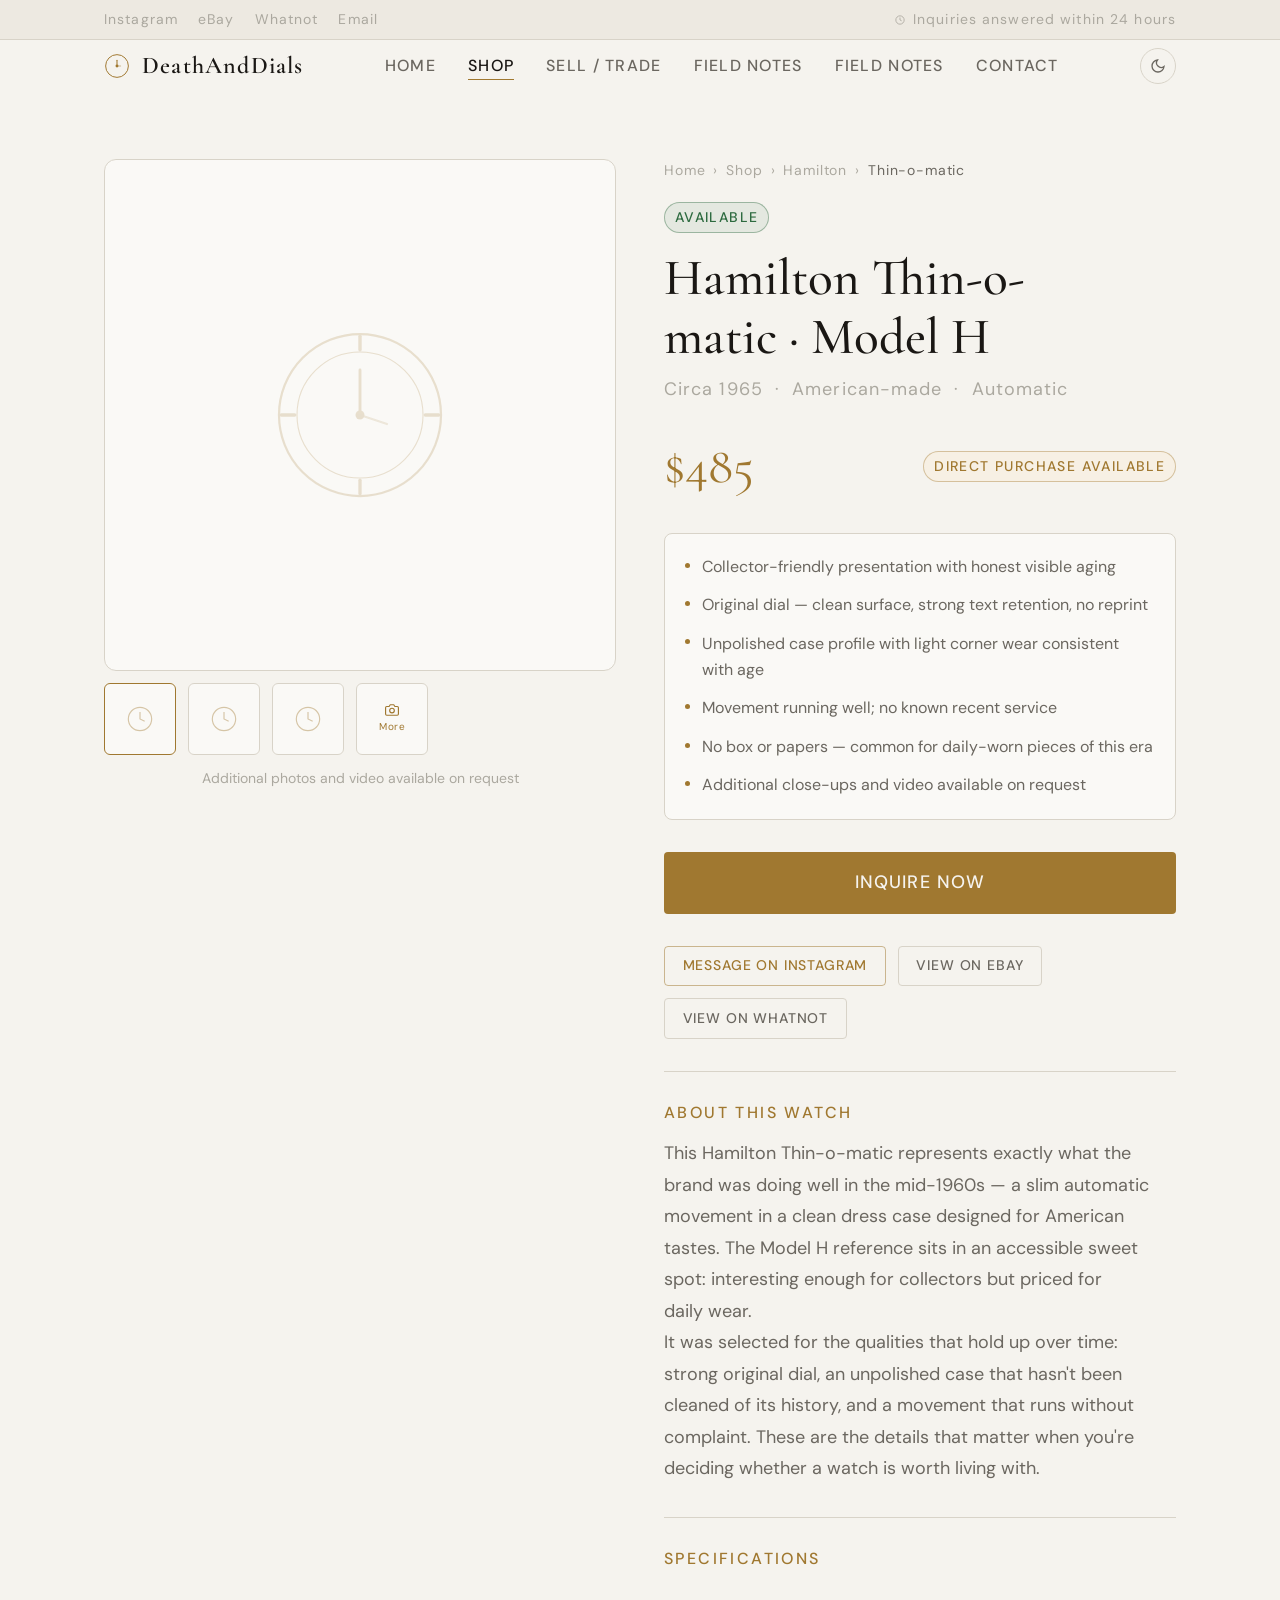
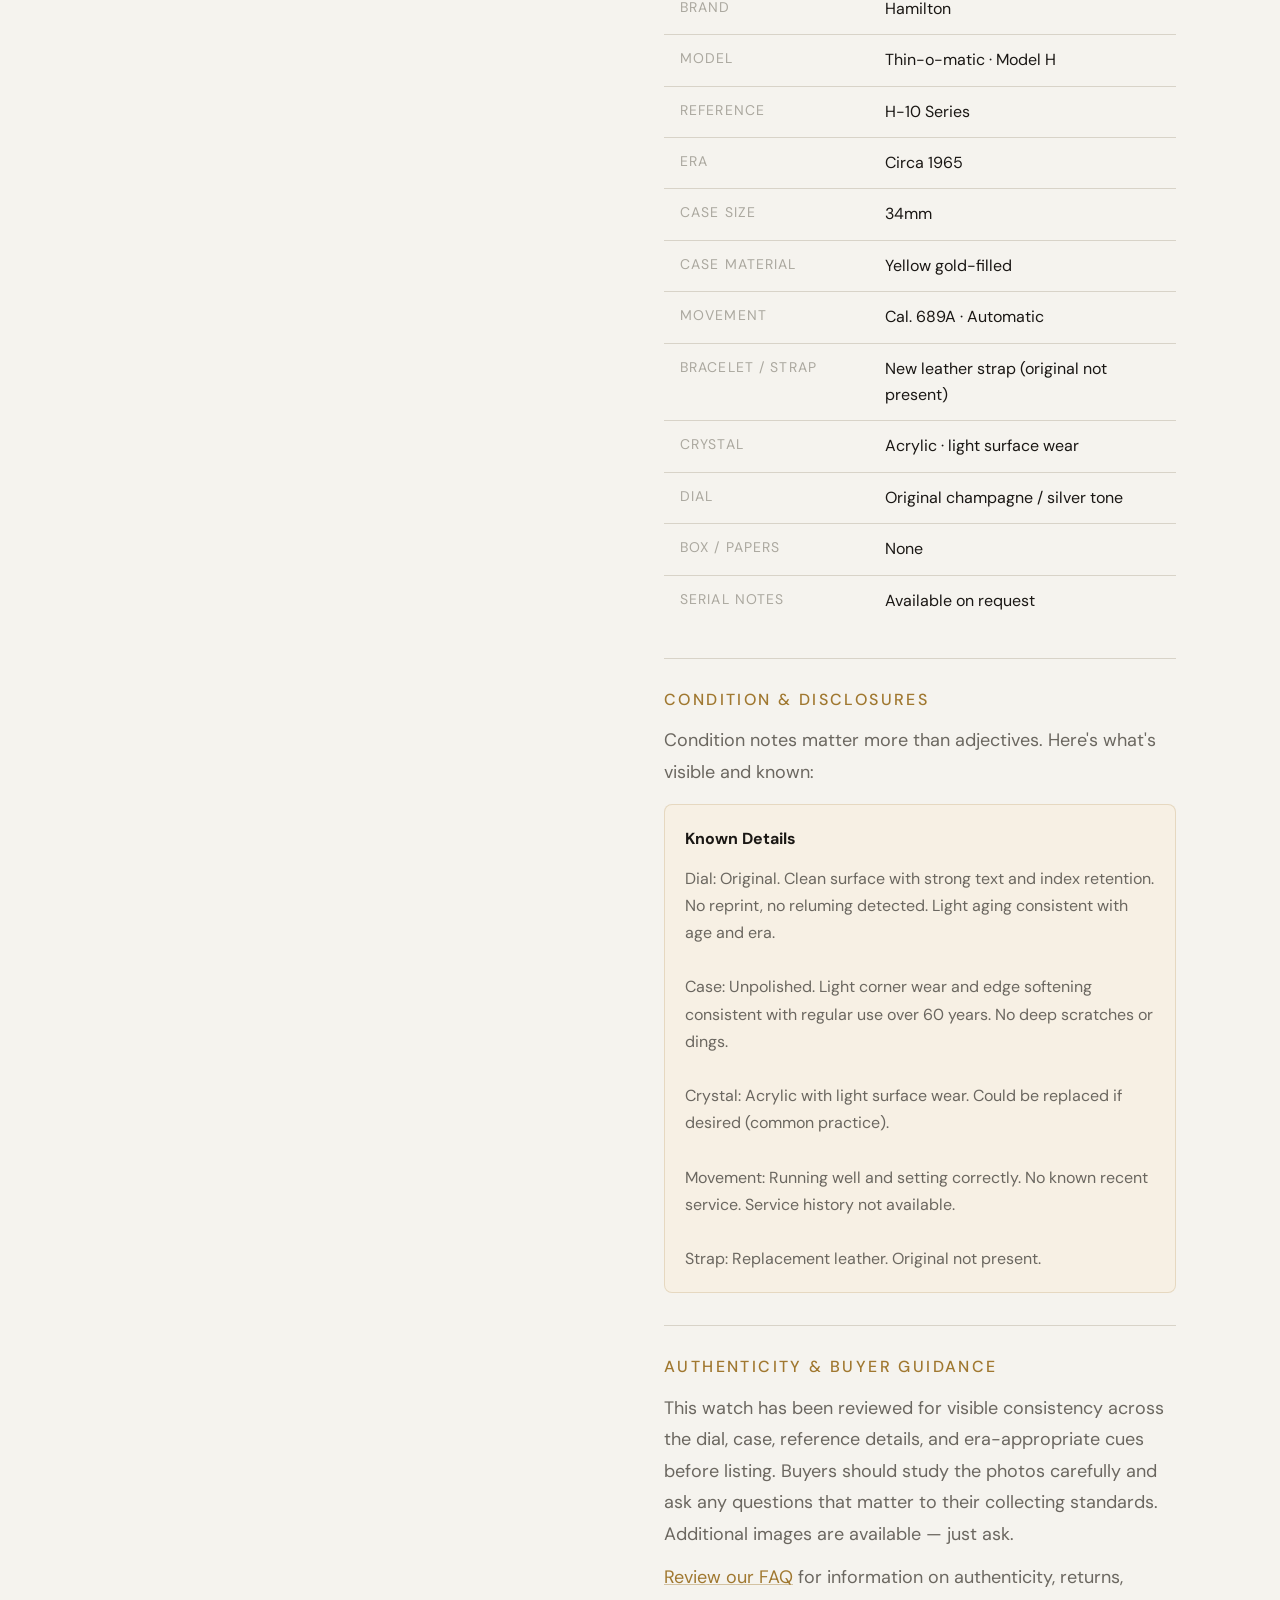
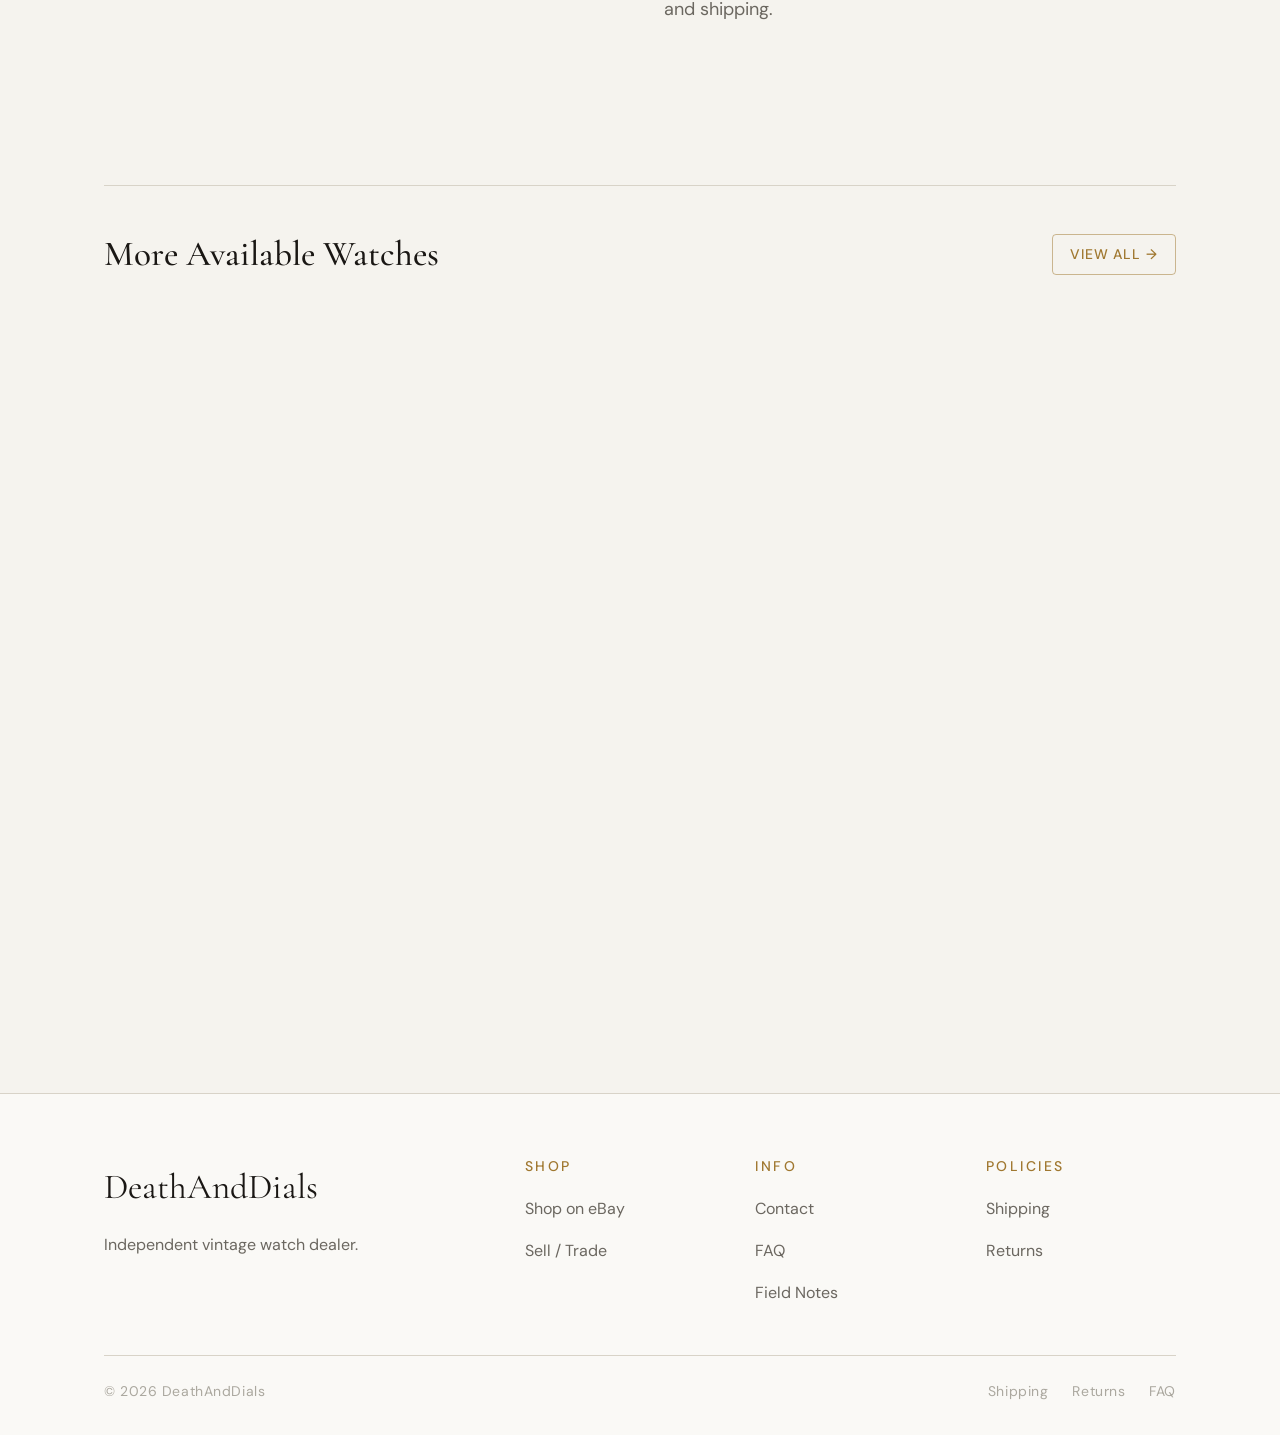
<file: watch-template.html>
<!DOCTYPE html>
<html lang="en" data-theme="dark">
<head>
  <meta charset="UTF-8"><meta name="viewport" content="width=device-width, initial-scale=1.0">
  <title>Hamilton Thin-o-matic — DeathAndDials</title>
  <meta name="description" content="1965 Hamilton Thin-o-matic Model H. Clean original dial, unpolished case, running well. Available for direct purchase or inquiry.">
  <link rel="preconnect" href="https://fonts.googleapis.com"><link rel="preconnect" href="https://fonts.gstatic.com" crossorigin>
  <link href="https://fonts.googleapis.com/css2?family=Cormorant+Garamond:ital,wght@0,400;0,500;0,600;1,400;1,500&family=DM+Sans:ital,opsz,wght@0,9..40,300;0,9..40,400;0,9..40,500;1,9..40,300&display=swap" rel="stylesheet">
  <link rel="stylesheet" href="css/tokens.css"><link rel="stylesheet" href="css/base.css"><link rel="stylesheet" href="css/nav.css"><link rel="stylesheet" href="css/animations.css">
  <link rel="icon" type="image/x-icon" href="favicon.ico">
  <link rel="icon" type="image/png" sizes="32x32" href="favicon-32x32.png">
  <link rel="icon" type="image/png" sizes="16x16" href="favicon-16x16.png">
  <link rel="apple-touch-icon" sizes="180x180" href="apple-touch-icon.png">
  <link rel="manifest" href="site.webmanifest">
  <style>
    .product-layout { display:grid; grid-template-columns:1fr 1fr; gap:var(--space-12); align-items:start; padding-top:calc(95px + var(--space-16)); }
    .product-gallery { position:sticky; top:calc(95px + var(--space-8)); }
    .product-main-img { aspect-ratio:1; background:var(--color-surface); border:1px solid var(--color-border); border-radius:var(--radius-xl); overflow:hidden; display:flex; align-items:center; justify-content:center; }
    .product-thumbs { display:flex; gap:var(--space-3); margin-top:var(--space-3); }
    .product-thumb { width:72px; height:72px; background:var(--color-surface); border:1px solid var(--color-border); border-radius:var(--radius-md); overflow:hidden; cursor:pointer; transition:border-color var(--transition); display:flex; align-items:center; justify-content:center; }
    .product-thumb:hover, .product-thumb.active { border-color:var(--color-gold); }
    .product-detail { padding-bottom:var(--space-16); }
    .product-breadcrumb { font-size:var(--text-xs); color:var(--color-text-faint); letter-spacing:0.06em; margin-bottom:var(--space-5); display:flex; gap:var(--space-2); align-items:center; flex-wrap:wrap; }
    .product-breadcrumb a:hover { color:var(--color-gold); }
    .product-breadcrumb span { color:var(--color-text-faint); }
    .product-title { font-size:var(--text-2xl); color:var(--color-text); margin-bottom:var(--space-2); }
    .product-era { font-size:var(--text-base); color:var(--color-text-faint); letter-spacing:0.06em; margin-bottom:var(--space-5); }
    .product-price-row { display:flex; align-items:center; justify-content:space-between; margin-bottom:var(--space-6); flex-wrap:wrap; gap:var(--space-4); }
    .product-price { font-family:var(--font-display); font-size:var(--text-2xl); color:var(--color-gold); }
    .product-bullets { list-style:none; display:flex; flex-direction:column; gap:var(--space-3); margin-bottom:var(--space-8); border:1px solid var(--color-border); border-radius:var(--radius-lg); padding:var(--space-5); background:var(--color-surface); }
    .product-bullets li { display:flex; gap:var(--space-3); font-size:var(--text-sm); color:var(--color-text-muted); align-items:flex-start; }
    .product-bullets li::before { content:""; width:5px; height:5px; border-radius:50%; background:var(--color-gold); flex-shrink:0; margin-top:0.55em; }
    .product-ctas { display:flex; flex-direction:column; gap:var(--space-3); margin-bottom:var(--space-8); }
    .product-ctas-secondary { display:flex; gap:var(--space-3); flex-wrap:wrap; }
    .product-section { border-top:1px solid var(--color-border); padding-top:var(--space-8); margin-top:var(--space-8); }
    .product-section h2 { font-family:var(--font-body); font-size:var(--text-sm); letter-spacing:0.15em; text-transform:uppercase; color:var(--color-gold); font-weight:500; margin-bottom:var(--space-4); }
    .product-section p { font-size:var(--text-base); color:var(--color-text-muted); line-height:1.75; }
    .product-disclosure { background:var(--color-gold-bg); border:1px solid color-mix(in srgb,var(--color-gold) 20%,transparent); border-radius:var(--radius-lg); padding:var(--space-5); margin-top:var(--space-4); font-size:var(--text-sm); color:var(--color-text-muted); line-height:1.7; }
    .mobile-sticky { display:none; position:fixed; bottom:0; left:0; right:0; z-index:50; background:color-mix(in srgb,var(--color-bg) 92%,transparent); backdrop-filter:blur(12px); border-top:1px solid var(--color-border); padding:var(--space-4) var(--space-6); display:none; justify-content:space-between; align-items:center; gap:var(--space-4); }
    .related-grid { display:grid; grid-template-columns:repeat(3,1fr); gap:var(--space-5); }
    @media (max-width:900px){ .product-layout{grid-template-columns:1fr;padding-top:calc(95px + var(--space-8));} .product-gallery{position:static;} .related-grid{grid-template-columns:1fr 1fr;} }
    @media (max-width:600px){ .related-grid{grid-template-columns:1fr;} }
  </style>
</head>
<body>
  <div class="util-bar"><div class="container util-bar__inner"><nav class="util-bar__links"><a href="https://instagram.com/deathanddials" target="_blank" rel="noopener">Instagram</a><a href="https://ebay.com/usr/kvnx_vintage" target="_blank" rel="noopener">eBay</a><a href="https://www.whatnot.com/user/deathanddials" target="_blank">Whatnot</a><a href="contact.html">Email</a></nav><span class="util-bar__note"><svg width="10" height="10" viewBox="0 0 24 24" fill="none" stroke="currentColor" stroke-width="2"><circle cx="12" cy="12" r="10"/><polyline points="12 6 12 12 16 14"/></svg> Inquiries answered within 24 hours</span></div></div>
  <header class="site-nav"><div class="container site-nav__inner"><a href="index.html" class="site-nav__logo"><svg viewBox="0 0 32 32" fill="none" width="26" height="26" style="color:var(--color-gold)"><circle cx="16" cy="16" r="14" stroke="currentColor" stroke-width="1.2"/><circle cx="16" cy="16" r="1.8" fill="currentColor"/><line x1="16" y1="14.2" x2="16" y2="9" stroke="currentColor" stroke-width="1.3" stroke-linecap="round"/><line x1="16" y1="16" x2="20.5" y2="16" stroke="currentColor" stroke-width="1" stroke-linecap="round" opacity="0.6"/></svg><span class="site-nav__logo-text">DeathAndDials</span></a><ul class="site-nav__links"><li><a href="index.html">Home</a></li><li><a href="https://ebay.com/usr/kvnx_vintage" target="_blank" rel="noopener" class="active">Shop</a></li><li><a href="sell-trade.html">Sell / Trade</a></li><li><a href="blog.html">Field Notes</a></li><li><a href="blog.html">Field Notes</a></li><li><a href="contact.html">Contact</a></li></ul><div class="site-nav__actions"><button class="theme-toggle" data-theme-toggle aria-label="Toggle theme"><svg width="16" height="16" viewBox="0 0 24 24" fill="none" stroke="currentColor" stroke-width="2"><path d="M21 12.79A9 9 0 1 1 11.21 3 7 7 0 0 0 21 12.79z"/></svg></button><button class="nav-hamburger" data-menu-open aria-label="Open menu"><svg width="18" height="18" viewBox="0 0 24 24" fill="none" stroke="currentColor" stroke-width="2"><line x1="3" y1="6" x2="21" y2="6"/><line x1="3" y1="12" x2="21" y2="12"/><line x1="3" y1="18" x2="21" y2="18"/></svg></button></div></div></header>
  <div class="mobile-menu"><button class="mobile-menu__close" data-menu-close><svg width="20" height="20" viewBox="0 0 24 24" fill="none" stroke="currentColor" stroke-width="2"><line x1="18" y1="6" x2="6" y2="18"/><line x1="6" y1="6" x2="18" y2="18"/></svg></button><ul class="mobile-menu__links"><li><a href="index.html">Home</a></li><li><a href="https://ebay.com/usr/kvnx_vintage" target="_blank" rel="noopener">Shop</a></li><li><a href="sell-trade.html">Sell / Trade</a></li><li><a href="contact.html">Contact</a></li></ul><div class="mobile-menu__footer"><a href="https://instagram.com/deathanddials" class="btn btn--outline btn--sm" target="_blank">Instagram</a></div></div>

  <main>
    <div class="container">
      <div class="product-layout">
        <!-- Gallery -->
        <div class="product-gallery" data-reveal="left">
          <div class="product-main-img">
            <svg width="180" height="180" viewBox="0 0 160 160" fill="none" style="color:var(--color-gold);opacity:0.2"><circle cx="80" cy="80" r="72" stroke="currentColor" stroke-width="2"/><circle cx="80" cy="80" r="56" stroke="currentColor" stroke-width="1"/><line x1="80" y1="10" x2="80" y2="22" stroke="currentColor" stroke-width="3" stroke-linecap="round"/><line x1="80" y1="138" x2="80" y2="150" stroke="currentColor" stroke-width="3" stroke-linecap="round"/><line x1="10" y1="80" x2="22" y2="80" stroke="currentColor" stroke-width="3" stroke-linecap="round"/><line x1="138" y1="80" x2="150" y2="80" stroke="currentColor" stroke-width="3" stroke-linecap="round"/><circle cx="80" cy="80" r="4" fill="currentColor"/><line x1="80" y1="76" x2="80" y2="40" stroke="currentColor" stroke-width="2.5" stroke-linecap="round"/><line x1="80" y1="80" x2="104" y2="88" stroke="currentColor" stroke-width="2" stroke-linecap="round" opacity="0.7"/></svg>
          </div>
          <div class="product-thumbs">
            <div class="product-thumb active"><svg width="28" height="28" viewBox="0 0 24 24" fill="none" stroke="currentColor" stroke-width="1" style="color:var(--color-gold);opacity:0.4"><circle cx="12" cy="12" r="10"/><polyline points="12 6 12 12 16 14"/></svg></div>
            <div class="product-thumb"><svg width="28" height="28" viewBox="0 0 24 24" fill="none" stroke="currentColor" stroke-width="1" style="color:var(--color-gold);opacity:0.4"><circle cx="12" cy="12" r="10"/><polyline points="12 6 12 12 16 14"/></svg></div>
            <div class="product-thumb"><svg width="28" height="28" viewBox="0 0 24 24" fill="none" stroke="currentColor" stroke-width="1" style="color:var(--color-gold);opacity:0.4"><circle cx="12" cy="12" r="10"/><polyline points="12 6 12 12 16 14"/></svg></div>
            <a href="contact.html" class="product-thumb" style="flex-direction:column;gap:2px;font-size:10px;letter-spacing:0.05em;color:var(--color-gold);text-align:center"><svg width="14" height="14" viewBox="0 0 24 24" fill="none" stroke="currentColor" stroke-width="2" style="flex-shrink:0"><path d="M23 19a2 2 0 0 1-2 2H3a2 2 0 0 1-2-2V8a2 2 0 0 1 2-2h4l2-3h6l2 3h4a2 2 0 0 1 2 2z"/><circle cx="12" cy="13" r="4"/></svg>More</a>
          </div>
          <p style="font-size:var(--text-xs);color:var(--color-text-faint);margin-top:var(--space-3);text-align:center">Additional photos and video available on request</p>
        </div>

        <!-- Detail -->
        <div class="product-detail" data-reveal="right">
          <div class="product-breadcrumb">
            <a href="index.html">Home</a><span>›</span>
            <a href="inventory.html">Shop</a><span>›</span>
            <a href="inventory.html">Hamilton</a><span>›</span>
            <span style="color:var(--color-text-muted)">Thin-o-matic</span>
          </div>
          <span class="tag tag--available" style="margin-bottom:var(--space-4)">Available</span>
          <h1 class="product-title">Hamilton Thin-o-matic &middot; Model H</h1>
          <p class="product-era">Circa 1965 &nbsp;&middot;&nbsp; American-made &nbsp;&middot;&nbsp; Automatic</p>
          <div class="product-price-row">
            <span class="product-price">$485</span>
            <span class="tag tag--gold">Direct Purchase Available</span>
          </div>

          <ul class="product-bullets" aria-label="Quick summary">
            <li>Collector-friendly presentation with honest visible aging</li>
            <li>Original dial — clean surface, strong text retention, no reprint</li>
            <li>Unpolished case profile with light corner wear consistent with age</li>
            <li>Movement running well; no known recent service</li>
            <li>No box or papers — common for daily-worn pieces of this era</li>
            <li>Additional close-ups and video available on request</li>
          </ul>

          <div class="product-ctas">
            <a href="contact.html" class="btn btn--primary btn--lg">Inquire Now</a>
          </div>
          <div class="product-ctas-secondary">
            <a href="https://instagram.com/deathanddials" class="btn btn--outline btn--sm" target="_blank">Message on Instagram</a>
            <a href="https://ebay.com/usr/kvnx_vintage" class="btn btn--ghost btn--sm" target="_blank" rel="noopener">View on eBay</a>
            <a href="https://www.whatnot.com/user/deathanddials" class="btn btn--ghost btn--sm" target="_blank">View on Whatnot</a>
          </div>

          <!-- Description -->
          <div class="product-section">
            <h2>About This Watch</h2>
            <p>This Hamilton Thin-o-matic represents exactly what the brand was doing well in the mid-1960s — a slim automatic movement in a clean dress case designed for American tastes. The Model H reference sits in an accessible sweet spot: interesting enough for collectors but priced for daily wear.</p>
            <p>It was selected for the qualities that hold up over time: strong original dial, an unpolished case that hasn't been cleaned of its history, and a movement that runs without complaint. These are the details that matter when you're deciding whether a watch is worth living with.</p>
          </div>

          <!-- Specs -->
          <div class="product-section">
            <h2>Specifications</h2>
            <table class="specs-table" aria-label="Watch specifications">
              <tr><td>Brand</td><td>Hamilton</td></tr>
              <tr><td>Model</td><td>Thin-o-matic · Model H</td></tr>
              <tr><td>Reference</td><td>H-10 Series</td></tr>
              <tr><td>Era</td><td>Circa 1965</td></tr>
              <tr><td>Case Size</td><td>34mm</td></tr>
              <tr><td>Case Material</td><td>Yellow gold-filled</td></tr>
              <tr><td>Movement</td><td>Cal. 689A · Automatic</td></tr>
              <tr><td>Bracelet / Strap</td><td>New leather strap (original not present)</td></tr>
              <tr><td>Crystal</td><td>Acrylic · light surface wear</td></tr>
              <tr><td>Dial</td><td>Original champagne / silver tone</td></tr>
              <tr><td>Box / Papers</td><td>None</td></tr>
              <tr><td>Serial Notes</td><td>Available on request</td></tr>
            </table>
          </div>

          <!-- Condition -->
          <div class="product-section">
            <h2>Condition &amp; Disclosures</h2>
            <p>Condition notes matter more than adjectives. Here's what's visible and known:</p>
            <div class="product-disclosure">
              <strong style="color:var(--color-text);display:block;margin-bottom:var(--space-3)">Known Details</strong>
              Dial: Original. Clean surface with strong text and index retention. No reprint, no reluming detected. Light aging consistent with age and era.<br><br>
              Case: Unpolished. Light corner wear and edge softening consistent with regular use over 60 years. No deep scratches or dings.<br><br>
              Crystal: Acrylic with light surface wear. Could be replaced if desired (common practice).<br><br>
              Movement: Running well and setting correctly. No known recent service. Service history not available.<br><br>
              Strap: Replacement leather. Original not present.
            </div>
          </div>

          <!-- Auth -->
          <div class="product-section">
            <h2>Authenticity &amp; Buyer Guidance</h2>
            <p>This watch has been reviewed for visible consistency across the dial, case, reference details, and era-appropriate cues before listing. Buyers should study the photos carefully and ask any questions that matter to their collecting standards. Additional images are available — just ask.</p>
            <p style="margin-top:var(--space-3)"><a href="faq.html" style="color:var(--color-gold);text-decoration:underline;text-decoration-color:color-mix(in srgb,var(--color-gold) 40%,transparent)">Review our FAQ</a> for information on authenticity, returns, and shipping.</p>
          </div>
        </div>
      </div>

      <!-- Related -->
      <section style="margin-top:var(--space-24);padding-top:var(--space-12);border-top:1px solid var(--color-border)">
        <div style="display:flex;justify-content:space-between;align-items:center;margin-bottom:var(--space-8)" data-reveal>
          <h2 style="font-size:var(--text-xl)">More Available Watches</h2>
          <a href="inventory.html" class="btn btn--outline btn--sm">View All →</a>
        </div>
        <div class="related-grid" data-reveal-stagger>
          <article class="watch-card"><div class="watch-card__img"><div class="watch-card__img-placeholder"><svg width="48" height="48" viewBox="0 0 24 24" fill="none" stroke="currentColor" stroke-width="1" style="color:var(--color-gold);opacity:0.2"><circle cx="12" cy="12" r="10"/><polyline points="12 6 12 12 16 14"/></svg></div></div><div class="watch-card__body"><div class="watch-card__meta"><span class="watch-card__brand">Enicar</span><span class="tag tag--available">Available</span></div><h3 class="watch-card__name">Sherpa Graph</h3><p class="watch-card__specs">Circa 1968 · 38mm</p><div class="watch-card__footer"><span class="watch-card__price">$1,250</span><a href="watch-template.html" class="btn btn--outline btn--sm">View</a></div></div></article>
          <article class="watch-card"><div class="watch-card__img"><div class="watch-card__img-placeholder"><svg width="48" height="48" viewBox="0 0 24 24" fill="none" stroke="currentColor" stroke-width="1" style="color:var(--color-gold);opacity:0.2"><circle cx="12" cy="12" r="10"/><polyline points="12 6 12 12 16 14"/></svg></div></div><div class="watch-card__body"><div class="watch-card__meta"><span class="watch-card__brand">Bulova</span><span class="tag tag--available">Available</span></div><h3 class="watch-card__name">Accutron Spaceview</h3><p class="watch-card__specs">Circa 1966 · 34mm</p><div class="watch-card__footer"><span class="watch-card__price">$620</span><a href="watch-template.html" class="btn btn--outline btn--sm">View</a></div></div></article>
          <article class="watch-card"><div class="watch-card__img"><div class="watch-card__img-placeholder"><svg width="48" height="48" viewBox="0 0 24 24" fill="none" stroke="currentColor" stroke-width="1" style="color:var(--color-gold);opacity:0.2"><circle cx="12" cy="12" r="10"/><polyline points="12 6 12 12 16 14"/></svg></div></div><div class="watch-card__body"><div class="watch-card__meta"><span class="watch-card__brand">Benrus</span><span class="tag tag--available">Available</span></div><h3 class="watch-card__name">Sky Chief Date</h3><p class="watch-card__specs">Circa 1972 · 36mm</p><div class="watch-card__footer"><span class="watch-card__price">$340</span><a href="watch-template.html" class="btn btn--outline btn--sm">View</a></div></div></article>
        </div>
      </section>
    </div>
  </main>

  <footer class="site-footer"><div class="container"><div class="site-footer__grid"><div class="site-footer__brand"><span class="site-footer__brand-name">DeathAndDials</span><p class="site-footer__brand-desc">Independent vintage watch dealer.</p></div><div class="site-footer__col"><h4>Shop</h4><ul><li><a href="https://ebay.com/usr/kvnx_vintage" target="_blank" rel="noopener">Shop on eBay</a></li><li><a href="sell-trade.html">Sell / Trade</a></li></ul></div><div class="site-footer__col"><h4>Info</h4><ul><li><a href="contact.html">Contact</a></li><li><a href="faq.html">FAQ</a></li><li><a href="blog.html">Field Notes</a></li></ul></div><div class="site-footer__col"><h4>Policies</h4><ul><li><a href="shipping.html">Shipping</a></li><li><a href="returns.html">Returns</a></li></ul></div></div><div class="site-footer__bottom"><span>© 2026 DeathAndDials</span><nav class="site-footer__bottom-links"><a href="shipping.html">Shipping</a><a href="returns.html">Returns</a><a href="faq.html">FAQ</a></nav></div></div></footer>
  <script src="js/main.js"></script>
<script data-pplx-inline-edit>
(function () {
  if (window === window.top) return;

  const allowedParentOrigins = ["https://www.perplexity.ai","https://perplexity.ai","https://testing.perplexity.ai","https://staging.perplexity.ai","https://*.preview.i.perplexity.ai","http://localhost:3000","http://127.0.0.1:3000","http://localhost:5173","http://127.0.0.1:5173"];
  const MAX_FONT_BYTES = 500 * 1024;
  const MAX_TOTAL_FONT_BYTES = 2 * 1024 * 1024;
  let scrollForwarding = false;
  let scrollRaf = 0;
  let trustedTopOrigin = null;

  // Allow entries like "https://*.preview.i.perplexity.ai" — the wildcard
  // matches a single DNS label (no dots), so "https://*.foo" cannot stretch
  // across multiple labels.
  function matchesAllowedOrigin(origin) {
    if (!origin) return false;
    for (const entry of allowedParentOrigins) {
      if (!entry.includes("*")) {
        if (entry === origin) return true;
        continue;
      }
      const pattern = new RegExp(
        "^" +
          entry.replace(/[.+?^${}()|[\]\\]/g, "\\$&").replace(/\*/g, "[^.]+") +
          "$",
      );
      if (pattern.test(origin)) return true;
    }
    return false;
  }

  // Trust decision: when the sender is same-origin-visible (event.origin is a
  // real origin like https://www.perplexity.ai) we trust event.origin directly.
  // When event.origin is "null" (opaque broker srcdoc), we fall back to the
  // broker's stamped `parentOrigin` to identify the top window. The fallback
  // is claim-only — we rely on the browser's native `targetOrigin` enforcement
  // on the response path (see postToTrustedTop) to ensure replies can't be
  // delivered to anyone but the actual top window of that claimed origin.
  function getTrustedParentOrigin(event) {
    const forwardedParentOrigin =
      typeof event.data.parentOrigin === "string" ? event.data.parentOrigin : null;
    const parentOrigin = event.origin === "null" ? forwardedParentOrigin : event.origin;
    return matchesAllowedOrigin(parentOrigin) ? parentOrigin : null;
  }

  // All responses go to window.top with targetOrigin = the allowlisted origin.
  // An attacker that iframes us inside their own null-origin broker can claim
  // any parentOrigin they like, but the browser will drop the reply whenever
  // the real top's origin doesn't match — so the screenshot never leaves.
  function postToTrustedTop(message) {
    if (!trustedTopOrigin) return;
    try {
      window.top.postMessage(message, trustedTopOrigin);
    } catch (_error) {}
  }

  function inlineAll(original, clone) {
    if (original.nodeType !== 1 || clone.nodeType !== 1) return;

    try {
      const computedStyle = getComputedStyle(original);
      // cssText on a computed style is the serialized declaration in modern
      // Chromium/Safari — a single read beats enumerating ~400 longhand
      // properties. Firefox returns "" here, so we fall back on empty.
      const serialized = computedStyle.cssText;
      if (serialized) {
        clone.style.cssText = serialized;
      } else {
        const parts = new Array(computedStyle.length);
        for (let index = 0; index < computedStyle.length; index += 1) {
          const property = computedStyle[index];
          parts[index] = `${property}:${computedStyle.getPropertyValue(property)};`;
        }
        clone.style.cssText = parts.join("");
      }
    } catch (_error) {}

    const originalChildren = original.children;
    const clonedChildren = clone.children;
    for (
      let index = 0;
      index < originalChildren.length && index < clonedChildren.length;
      index += 1
    ) {
      inlineAll(originalChildren[index], clonedChildren[index]);
    }
  }

  function extractFontUrl(srcValue) {
    const matches = [
      ...srcValue.matchAll(
        /url\(["']?([^"')]+)["']?\)(?:\s*format\(["']?([^"')]+)["']?\))?/gi,
      ),
    ];
    if (matches.length === 0) return null;
    const woff2 = matches.find((m) => m[2] && m[2].toLowerCase().includes("woff2"));
    if (woff2) return woff2[1];
    const woff = matches.find((m) => m[2] && m[2].toLowerCase().includes("woff"));
    if (woff) return woff[1];
    return matches[0][1];
  }

  // Cache resolved font URL -> data URI across captures. Fonts on a page
  // essentially never change, and a batch run emits multiple captures back to
  // back — without this we'd refetch + re-base64 every time.
  const fontDataUriCache = new Map();
  const SRC_DECLARATION_RE = /src\s*:\s*[^;}]+/i;

  async function fetchAsDataUri(url) {
    if (fontDataUriCache.has(url)) return fontDataUriCache.get(url);
    let dataUri = null;
    try {
      const response = await fetch(url, { mode: "cors", credentials: "omit" });
      if (response.ok) {
        const blob = await response.blob();
        if (blob.size <= MAX_FONT_BYTES) {
          dataUri = await new Promise((resolve) => {
            const reader = new FileReader();
            reader.onloadend = () =>
              resolve(typeof reader.result === "string" ? reader.result : null);
            reader.onerror = () => resolve(null);
            reader.readAsDataURL(blob);
          });
        }
      }
    } catch (_error) {
      dataUri = null;
    }
    fontDataUriCache.set(url, dataUri);
    return dataUri;
  }

  function collectFontFaceRuleTexts() {
    const rules = [];
    for (const sheet of document.styleSheets) {
      let cssRules;
      try {
        cssRules = sheet.cssRules;
      } catch (_error) {
        continue;
      }
      if (!cssRules) continue;
      for (const rule of cssRules) {
        const cssText = rule.cssText || "";
        if (cssText.startsWith("@font-face")) rules.push(cssText);
      }
    }
    return rules;
  }

  async function buildInlinedFontCss() {
    const ruleTexts = collectFontFaceRuleTexts();
    if (ruleTexts.length === 0) return null;

    const resolved = ruleTexts.map((cssText) => {
      if (!SRC_DECLARATION_RE.test(cssText)) return null;
      const srcMatch = cssText.match(/src\s*:\s*([^;}]+)[;}]/i);
      if (!srcMatch) return null;
      const url = extractFontUrl(srcMatch[1]);
      if (!url) return null;
      try {
        return { cssText, url: new URL(url, document.baseURI).href };
      } catch (_error) {
        return null;
      }
    });

    const dataUris = await Promise.all(
      resolved.map((entry) => (entry ? fetchAsDataUri(entry.url) : Promise.resolve(null))),
    );

    const inlined = [];
    let totalBytes = 0;
    for (let index = 0; index < resolved.length; index += 1) {
      const entry = resolved[index];
      const dataUri = dataUris[index];
      if (!entry || !dataUri) continue;
      const approxBytes = dataUri.length * 0.75;
      if (totalBytes + approxBytes > MAX_TOTAL_FONT_BYTES) break;
      totalBytes += approxBytes;
      inlined.push(entry.cssText.replace(SRC_DECLARATION_RE, `src: url("${dataUri}")`));
    }
    return inlined.length > 0 ? inlined.join("\n") : null;
  }

  function stripExternal(clone) {
    const images = clone.querySelectorAll("img");
    for (let index = 0; index < images.length; index += 1) {
      const src = images[index].getAttribute("src");
      if (src && !src.startsWith("data:")) images[index].removeAttribute("src");
    }

    const elements = clone.querySelectorAll("*");
    for (let index = 0; index < elements.length; index += 1) {
      const style = elements[index].style.cssText;
      if (style && style.includes("url(")) {
        elements[index].style.cssText = style.replace(
          /url\(["']?(?!data:)[^)"']*["']?\)/gi,
          "none",
        );
      }
    }
  }

  function emitScroll() {
    scrollRaf = 0;
    if (!scrollForwarding) return;
    postToTrustedTop({
      type: "INLINE_EDIT_SCROLL",
      scrollX: window.scrollX,
      scrollY: window.scrollY,
    });
  }

  window.addEventListener(
    "scroll",
    function () {
      if (!scrollForwarding || scrollRaf) return;
      scrollRaf = requestAnimationFrame(emitScroll);
    },
    { passive: true, capture: true },
  );

  async function handleCaptureRequest(event) {
    const requestId = event.data.requestId;
    const scrollX = window.scrollX;
    const scrollY = window.scrollY;
    const width = window.innerWidth;
    const height = window.innerHeight;

    function postResult(dataUrl) {
      postToTrustedTop({
        type: "INLINE_EDIT_SCREENSHOT_RESULT",
        requestId,
        dataUrl,
        scrollX,
        scrollY,
      });
    }

    try {
      // Wait for any pending web fonts to resolve so both inline metrics and
      // the @font-face inlining below see the same loaded faces.
      if (document.fonts && document.fonts.ready) {
        try {
          await document.fonts.ready;
        } catch (_error) {}
      }

      const clone = document.documentElement.cloneNode(true);
      inlineAll(document.documentElement, clone);

      const removedNodes = clone.querySelectorAll("script,link[rel=\"stylesheet\"],style");
      for (let index = 0; index < removedNodes.length; index += 1) {
        removedNodes[index].remove();
      }

      stripExternal(clone);

      // Re-embed web fonts as data-URI @font-face rules so the SVG rasterizer
      // can resolve them — external font URLs aren't fetched during
      // foreignObject rendering, which would otherwise force a fallback face
      // and change text metrics.
      const inlinedFontCss = await buildInlinedFontCss();
      if (inlinedFontCss) {
        const styleEl = document.createElement("style");
        styleEl.textContent = inlinedFontCss;
        const head = clone.querySelector("head");
        if (head) head.appendChild(styleEl);
        else clone.insertBefore(styleEl, clone.firstChild);
      }

      const html = new XMLSerializer().serializeToString(clone);
      const svg =
        `<svg xmlns="http://www.w3.org/2000/svg" width="${width}" height="${height}">` +
        '<foreignObject width="100%" height="100%">' +
        `<div xmlns="http://www.w3.org/1999/xhtml" style="width:${width}px;height:${height}px;overflow:hidden">` +
        `<div style="position:relative;left:-${scrollX}px;top:-${scrollY}px">` +
        html +
        "</div></div></foreignObject></svg>";
      const svgUrl = `data:image/svg+xml;charset=utf-8,${encodeURIComponent(svg)}`;
      const image = new Image();
      image.onload = function () {
        const canvas = document.createElement("canvas");
        canvas.width = width;
        canvas.height = height;
        canvas.getContext("2d").drawImage(image, 0, 0);
        postResult(canvas.toDataURL("image/png"));
      };
      image.onerror = function () {
        postResult(null);
      };
      image.src = svgUrl;
    } catch (_error) {
      postResult(null);
    }
  }

  window.addEventListener("message", function (event) {
    if (!event.data) return;
    // Only accept messages from the direct parent frame. Blocks sibling /
    // unrelated-window postMessage senders that could otherwise reach us.
    if (event.source !== window.parent) return;

    const trustedParentOrigin = getTrustedParentOrigin(event);
    if (!trustedParentOrigin) return;
    trustedTopOrigin = trustedParentOrigin;

    if (event.data.type === "INLINE_EDIT_SCROLL_START") {
      scrollForwarding = true;
      emitScroll();
      return;
    }

    if (event.data.type === "INLINE_EDIT_SCROLL_STOP") {
      scrollForwarding = false;
      if (scrollRaf) cancelAnimationFrame(scrollRaf);
      scrollRaf = 0;
      return;
    }

    if (event.data.type !== "INLINE_EDIT_CAPTURE_REQUEST") return;

    handleCaptureRequest(event);
  });
})();


</script></body>
</html>
</file>
<file: css/tokens.css>
/* ============================================================
   DEATHANDDIALS — Design Tokens
   Palette: Near-black obsidian + warm gold/bronze accent
   Vintage luxury, collector-grade, editorial dark
   ============================================================ */

:root {
  /* ── Type Scale (fluid) ────────────────────────────────── */
  --text-xs:   clamp(0.75rem,  0.7rem  + 0.25vw, 0.875rem);
  --text-sm:   clamp(0.875rem, 0.8rem  + 0.35vw, 1rem);
  --text-base: clamp(1rem,     0.95rem + 0.25vw, 1.125rem);
  --text-lg:   clamp(1.125rem, 1rem    + 0.75vw, 1.5rem);
  --text-xl:   clamp(1.5rem,   1.2rem  + 1.25vw, 2.25rem);
  --text-2xl:  clamp(2rem,     1.2rem  + 2.5vw,  3.5rem);
  --text-3xl:  clamp(2.5rem,   1rem    + 4vw,    5rem);
  --text-hero: clamp(3rem,     0.5rem  + 7vw,    8rem);

  /* ── Spacing (4px base) ────────────────────────────────── */
  --space-1:  0.25rem;
  --space-2:  0.5rem;
  --space-3:  0.75rem;
  --space-4:  1rem;
  --space-5:  1.25rem;
  --space-6:  1.5rem;
  --space-8:  2rem;
  --space-10: 2.5rem;
  --space-12: 3rem;
  --space-16: 4rem;
  --space-20: 5rem;
  --space-24: 6rem;
  --space-32: 8rem;

  /* ── Layout ────────────────────────────────────────────── */
  --content-narrow:  640px;
  --content-default: 960px;
  --content-wide:    1200px;

  /* ── Nav heights ───────────────────────────────────────── */
  --util-bar-h: 30px;
  --site-nav-h: 65px;
  --nav-offset: calc(var(--util-bar-h) + var(--site-nav-h));

  /* ── Radius ────────────────────────────────────────────── */
  --radius-sm:   0.25rem;
  --radius-md:   0.375rem;
  --radius-lg:   0.5rem;
  --radius-xl:   0.75rem;
  --radius-full: 9999px;

  /* ── Transitions ───────────────────────────────────────── */
  --transition: 200ms cubic-bezier(0.16, 1, 0.3, 1);
  --transition-slow: 400ms cubic-bezier(0.16, 1, 0.3, 1);

  /* ── Shadows ───────────────────────────────────────────── */
  --shadow-sm: 0 1px 3px rgba(0,0,0,0.4);
  --shadow-md: 0 4px 16px rgba(0,0,0,0.5);
  --shadow-lg: 0 16px 48px rgba(0,0,0,0.6);
  --shadow-gold: 0 0 24px rgba(200,169,110,0.15);

  /* ── Fonts ─────────────────────────────────────────────── */
  --font-display: 'Cormorant Garamond', 'Georgia', serif;
  --font-body:    'DM Sans', 'Helvetica Neue', sans-serif;
  --font-mono:    'JetBrains Mono', monospace;
}

/* ── LIGHT MODE (default) ──────────────────────────────────── */
:root, [data-theme="light"] {
  --color-bg:             #F5F3EE;
  --color-surface:        #FAF9F6;
  --color-surface-2:      #FFFFFF;
  --color-surface-offset: #EDE9E1;
  --color-border:         #D8D3C8;
  --color-divider:        #E4E0D8;
  --color-text:           #1A1714;
  --color-text-muted:     #6B6760;
  --color-text-faint:     #ABA89F;
  --color-text-inverse:   #F5F3EE;

  --color-gold:           #A07830;
  --color-gold-hover:     #8A6424;
  --color-gold-light:     #D4AA6A;
  --color-gold-muted:     #E8D9BC;
  --color-gold-bg:        #F7F0E4;

  --color-primary:        #A07830;
  --color-primary-hover:  #8A6424;

  --color-status-avail:   #2D6A3F;
  --color-status-hold:    #7A5A1A;
  --color-status-sold:    #6B6760;
}

/* ── DARK MODE ─────────────────────────────────────────────── */
[data-theme="dark"] {
  --color-bg:             #0C0B0A;
  --color-surface:        #141210;
  --color-surface-2:      #1A1815;
  --color-surface-offset: #111009;
  --color-border:         #2E2C28;
  --color-divider:        #252320;
  --color-text:           #E8E4DC;
  --color-text-muted:     #8A8680;
  --color-text-faint:     #4A4844;
  --color-text-inverse:   #0C0B0A;

  --color-gold:           #C8A96E;
  --color-gold-hover:     #DFC08A;
  --color-gold-light:     #E8D4A8;
  --color-gold-muted:     #3A3020;
  --color-gold-bg:        #1E1A12;

  --color-primary:        #C8A96E;
  --color-primary-hover:  #DFC08A;

  --color-status-avail:   #4CAF70;
  --color-status-hold:    #D4A017;
  --color-status-sold:    #6B6760;
}

/* ── System preference fallback ────────────────────────────── */
@media (prefers-color-scheme: dark) {
  :root:not([data-theme]) {
    --color-bg:             #0C0B0A;
    --color-surface:        #141210;
    --color-surface-2:      #1A1815;
    --color-surface-offset: #111009;
    --color-border:         #2E2C28;
    --color-divider:        #252320;
    --color-text:           #E8E4DC;
    --color-text-muted:     #8A8680;
    --color-text-faint:     #4A4844;
    --color-text-inverse:   #0C0B0A;
    --color-gold:           #C8A96E;
    --color-gold-hover:     #DFC08A;
    --color-gold-light:     #E8D4A8;
    --color-gold-muted:     #3A3020;
    --color-gold-bg:        #1E1A12;
    --color-primary:        #C8A96E;
    --color-primary-hover:  #DFC08A;
    --color-status-avail:   #4CAF70;
    --color-status-hold:    #D4A017;
    --color-status-sold:    #6B6760;
  }
}
</file>
<file: css/base.css>
/* ============================================================
   DEATHANDDIALS — Base Reset + Global Styles
   ============================================================ */

*, *::before, *::after {
  box-sizing: border-box;
  margin: 0;
  padding: 0;
}

html {
  -webkit-font-smoothing: antialiased;
  -moz-osx-font-smoothing: grayscale;
  text-rendering: optimizeLegibility;
  scroll-behavior: smooth;
  scroll-padding-top: var(--space-16);
}

body {
  min-height: 100dvh;
  font-family: var(--font-body);
  font-size: var(--text-base);
  line-height: 1.65;
  color: var(--color-text);
  background-color: var(--color-bg);
  transition: background-color var(--transition-slow), color var(--transition-slow);
}

img, picture, video, canvas, svg { display: block; max-width: 100%; height: auto; }
ul[role="list"], ol[role="list"] { list-style: none; }
input, button, textarea, select { font: inherit; color: inherit; }
h1, h2, h3, h4, h5, h6 { text-wrap: balance; line-height: 1.15; font-family: var(--font-display); font-weight: 500; }
p, li, figcaption { text-wrap: pretty; max-width: 68ch; }
a { color: inherit; text-decoration: none; }

::selection {
  background: color-mix(in srgb, var(--color-gold) 25%, transparent);
  color: var(--color-text);
}

:focus-visible {
  outline: 1.5px solid var(--color-gold);
  outline-offset: 3px;
  border-radius: var(--radius-sm);
}

button { cursor: pointer; background: none; border: none; }
table { border-collapse: collapse; width: 100%; }

a, button, [role="button"], input, textarea, select {
  transition: color var(--transition), background var(--transition),
              border-color var(--transition), box-shadow var(--transition),
              opacity var(--transition);
}

@media (prefers-reduced-motion: reduce) {
  *, *::before, *::after {
    animation-duration: 0.01ms !important;
    animation-iteration-count: 1 !important;
    transition-duration: 0.01ms !important;
    scroll-behavior: auto !important;
  }
}

.sr-only {
  position: absolute; width: 1px; height: 1px; padding: 0;
  margin: -1px; overflow: hidden; clip: rect(0,0,0,0);
  white-space: nowrap; border-width: 0;
}

/* ── Layout helpers ──────────────────────────────────────── */
.container {
  width: 100%;
  max-width: var(--content-wide);
  margin-inline: auto;
  padding-inline: clamp(var(--space-6), 5vw, var(--space-16));
}
.container--narrow { max-width: var(--content-narrow); }
.container--default { max-width: var(--content-default); }

section { padding-block: clamp(var(--space-16), 8vw, var(--space-32)); }

/* ── Gold rule ───────────────────────────────────────────── */
.gold-rule {
  border: none;
  border-top: 1px solid var(--color-gold);
  opacity: 0.35;
  margin-block: var(--space-8);
}
.gold-rule--thin { opacity: 0.2; }

/* ── Tag / badge ─────────────────────────────────────────── */
.tag {
  display: inline-flex;
  align-items: center;
  gap: var(--space-1);
  font-family: var(--font-body);
  font-size: var(--text-xs);
  font-weight: 500;
  letter-spacing: 0.1em;
  text-transform: uppercase;
  padding: 0.2em 0.7em;
  border-radius: var(--radius-full);
  border: 1px solid currentColor;
}
.tag--available { color: var(--color-status-avail); border-color: color-mix(in srgb, var(--color-status-avail) 40%, transparent); background: color-mix(in srgb, var(--color-status-avail) 8%, transparent); }
.tag--hold      { color: var(--color-status-hold);  border-color: color-mix(in srgb, var(--color-status-hold)  40%, transparent); background: color-mix(in srgb, var(--color-status-hold)  8%, transparent); }
.tag--sold      { color: var(--color-status-sold);  border-color: color-mix(in srgb, var(--color-status-sold)  40%, transparent); background: color-mix(in srgb, var(--color-status-sold)  8%, transparent); }
.tag--gold      { color: var(--color-gold); border-color: color-mix(in srgb, var(--color-gold) 40%, transparent); background: var(--color-gold-bg); }

/* ── Buttons ─────────────────────────────────────────────── */
.btn {
  display: inline-flex; align-items: center; justify-content: center; gap: var(--space-2);
  font-family: var(--font-body); font-size: var(--text-sm); font-weight: 500;
  letter-spacing: 0.06em; text-transform: uppercase;
  padding: 0.75em 1.75em;
  border-radius: var(--radius-sm);
  white-space: nowrap;
  cursor: pointer; border: none;
  transition: all var(--transition);
}
.btn--primary {
  background: var(--color-gold);
  color: var(--color-bg);
}
.btn--primary:hover { background: var(--color-gold-hover); transform: translateY(-1px); box-shadow: var(--shadow-md); }
.btn--outline {
  background: transparent;
  color: var(--color-gold);
  border: 1px solid color-mix(in srgb, var(--color-gold) 50%, transparent);
}
.btn--outline:hover { border-color: var(--color-gold); background: color-mix(in srgb, var(--color-gold) 8%, transparent); }
.btn--ghost {
  background: transparent; color: var(--color-text-muted);
  border: 1px solid var(--color-border);
}
.btn--ghost:hover { color: var(--color-text); border-color: var(--color-text-muted); }
.btn--sm { font-size: var(--text-xs); padding: 0.55em 1.25em; }
.btn--lg { font-size: var(--text-base); padding: 0.9em 2.25em; }

/* ── Section label (eyebrow) ─────────────────────────────── */
.eyebrow {
  font-family: var(--font-body);
  font-size: var(--text-xs);
  font-weight: 500;
  letter-spacing: 0.18em;
  text-transform: uppercase;
  color: var(--color-gold);
  display: block;
  margin-bottom: var(--space-3);
}

/* ── Divider line with label ─────────────────────────────── */
.divider-label {
  display: flex; align-items: center; gap: var(--space-4);
  font-family: var(--font-body); font-size: var(--text-xs);
  letter-spacing: 0.15em; text-transform: uppercase; color: var(--color-text-faint);
}
.divider-label::before, .divider-label::after {
  content: ''; flex: 1; height: 1px; background: var(--color-border);
}

/* ── Trust strip ─────────────────────────────────────────── */
.trust-strip {
  display: flex; flex-wrap: wrap; justify-content: center;
  gap: var(--space-6) var(--space-8);
  padding: var(--space-6) 0;
  border-top: 1px solid var(--color-border);
  border-bottom: 1px solid var(--color-border);
}
.trust-strip__item {
  display: flex; align-items: center; gap: var(--space-2);
  font-size: var(--text-xs); letter-spacing: 0.08em; text-transform: uppercase;
  color: var(--color-text-muted);
}
.trust-strip__item svg { color: var(--color-gold); flex-shrink: 0; }

/* ── Watch card ──────────────────────────────────────────── */
.watch-card {
  background: var(--color-surface);
  border: 1px solid var(--color-border);
  border-radius: var(--radius-lg);
  overflow: hidden;
  display: flex; flex-direction: column;
  transition: transform var(--transition), box-shadow var(--transition), border-color var(--transition);
}
.watch-card:hover {
  transform: translateY(-3px);
  box-shadow: var(--shadow-lg);
  border-color: color-mix(in srgb, var(--color-gold) 40%, transparent);
}
.watch-card__img {
  aspect-ratio: 1;
  background: var(--color-surface-2);
  overflow: hidden; position: relative;
}
.watch-card__img img { width: 100%; height: 100%; object-fit: cover; transition: transform 600ms ease; }
.watch-card:hover .watch-card__img img { transform: scale(1.04); }
.watch-card__img-placeholder {
  width: 100%; height: 100%;
  display: flex; align-items: center; justify-content: center;
  color: var(--color-text-faint);
}
.watch-card__body { padding: var(--space-5); flex: 1; display: flex; flex-direction: column; gap: var(--space-3); }
.watch-card__meta { display: flex; justify-content: space-between; align-items: center; }
.watch-card__brand { font-size: var(--text-xs); letter-spacing: 0.15em; text-transform: uppercase; color: var(--color-gold); font-weight: 500; }
.watch-card__name { font-family: var(--font-display); font-size: var(--text-lg); font-weight: 500; color: var(--color-text); line-height: 1.2; }
.watch-card__specs { font-size: var(--text-xs); color: var(--color-text-faint); letter-spacing: 0.05em; }
.watch-card__condition { font-size: var(--text-sm); color: var(--color-text-muted); font-style: italic; line-height: 1.4; flex: 1; }
.watch-card__footer { display: flex; justify-content: space-between; align-items: center; padding-top: var(--space-3); border-top: 1px solid var(--color-border); margin-top: auto; }
.watch-card__price { font-family: var(--font-display); font-size: var(--text-lg); color: var(--color-text); font-weight: 600; }

/* ── Inventory grid ──────────────────────────────────────── */
.inventory-grid {
  display: grid;
  grid-template-columns: repeat(auto-fill, minmax(min(100%, 280px), 1fr));
  gap: var(--space-6);
}

/* ── Page header ─────────────────────────────────────────── */
.page-header {
  padding-top: calc(95px + var(--space-16));
  padding-bottom: var(--space-16);
  border-bottom: 1px solid var(--color-border);
  margin-bottom: var(--space-16);
}
.page-header h1 { font-size: var(--text-3xl); color: var(--color-text); }
.page-header p { font-size: var(--text-lg); color: var(--color-text-muted); margin-top: var(--space-4); max-width: 60ch; }

/* ── Prose (policy / about body text) ───────────────────── */
.prose h2 { font-size: var(--text-xl); margin-top: var(--space-12); margin-bottom: var(--space-4); color: var(--color-text); }
.prose h3 { font-size: var(--text-lg); margin-top: var(--space-8); margin-bottom: var(--space-3); color: var(--color-text); font-family: var(--font-body); font-weight: 600; }
.prose p  { font-size: var(--text-base); color: var(--color-text-muted); line-height: 1.75; margin-bottom: var(--space-5); }
.prose ul { margin-left: var(--space-6); margin-bottom: var(--space-5); }
.prose ul li { font-size: var(--text-base); color: var(--color-text-muted); line-height: 1.75; margin-bottom: var(--space-2); list-style: disc; }
.prose ol { margin-left: var(--space-6); margin-bottom: var(--space-5); counter-reset: item; list-style: none; }
.prose ol li { font-size: var(--text-base); color: var(--color-text-muted); line-height: 1.75; margin-bottom: var(--space-3); padding-left: var(--space-2); display: flex; gap: var(--space-3); }
.prose ol li::before { content: counter(item); counter-increment: item; color: var(--color-gold); font-weight: 600; font-family: var(--font-display); font-size: var(--text-lg); flex-shrink: 0; line-height: 1.5; }
.prose strong { color: var(--color-text); font-weight: 600; }
.prose .prose-note { background: var(--color-gold-bg); border-left: 2px solid var(--color-gold); padding: var(--space-4) var(--space-5); border-radius: 0 var(--radius-md) var(--radius-md) 0; margin: var(--space-6) 0; }
.prose .prose-note p { margin: 0; color: var(--color-text-muted); }

/* ── FAQ accordion ───────────────────────────────────────── */
.faq-item { border-bottom: 1px solid var(--color-border); }
.faq-question {
  width: 100%; text-align: left; padding: var(--space-6) 0;
  display: flex; justify-content: space-between; align-items: center; gap: var(--space-4);
  font-family: var(--font-body); font-size: var(--text-base); font-weight: 500;
  color: var(--color-text); cursor: pointer;
  background: none; border: none;
}
.faq-question:hover { color: var(--color-gold); }
.faq-icon { flex-shrink: 0; width: 20px; height: 20px; color: var(--color-gold); transition: transform var(--transition); }
.faq-item.open .faq-icon { transform: rotate(45deg); }
.faq-answer { overflow: hidden; max-height: 0; transition: max-height 350ms cubic-bezier(0.16,1,0.3,1); }
.faq-answer-inner { padding-bottom: var(--space-6); color: var(--color-text-muted); line-height: 1.75; font-size: var(--text-base); max-width: 68ch; }
.faq-item.open .faq-answer { max-height: 500px; }

/* ── Contact grid ────────────────────────────────────────── */
.contact-grid { display: grid; grid-template-columns: repeat(auto-fill, minmax(220px, 1fr)); gap: var(--space-4); }
.contact-card {
  background: var(--color-surface); border: 1px solid var(--color-border);
  border-radius: var(--radius-lg); padding: var(--space-6);
  display: flex; flex-direction: column; gap: var(--space-2);
  transition: border-color var(--transition), box-shadow var(--transition);
}
.contact-card:hover { border-color: color-mix(in srgb, var(--color-gold) 50%, transparent); box-shadow: var(--shadow-md); }
.contact-card__icon { color: var(--color-gold); margin-bottom: var(--space-2); }
.contact-card__label { font-size: var(--text-xs); letter-spacing: 0.15em; text-transform: uppercase; color: var(--color-gold); font-weight: 500; }
.contact-card__value { font-size: var(--text-base); color: var(--color-text); font-weight: 500; }
.contact-card__desc { font-size: var(--text-sm); color: var(--color-text-muted); }

/* ── Form ────────────────────────────────────────────────── */
.form-group { display: flex; flex-direction: column; gap: var(--space-2); }
.form-label { font-size: var(--text-sm); font-weight: 500; color: var(--color-text-muted); letter-spacing: 0.04em; }
.form-input, .form-select, .form-textarea {
  width: 100%;
  background: var(--color-surface);
  border: 1px solid var(--color-border);
  border-radius: var(--radius-md);
  padding: var(--space-3) var(--space-4);
  font-size: var(--text-base);
  color: var(--color-text);
  outline: none;
  transition: border-color var(--transition), box-shadow var(--transition);
}
.form-input:focus, .form-select:focus, .form-textarea:focus {
  border-color: var(--color-gold);
  box-shadow: 0 0 0 3px color-mix(in srgb, var(--color-gold) 15%, transparent);
}
.form-textarea { resize: vertical; min-height: 140px; }
.form-select { appearance: none; background-image: url("data:image/svg+xml,%3Csvg xmlns='http://www.w3.org/2000/svg' width='12' height='12' viewBox='0 0 24 24' fill='none' stroke='%238A8680' stroke-width='2'%3E%3Cpath d='M6 9l6 6 6-6'/%3E%3C/svg%3E"); background-repeat: no-repeat; background-position: right 1rem center; padding-right: 2.5rem; }

/* ── Specs table ─────────────────────────────────────────── */
.specs-table { width: 100%; border-collapse: collapse; }
.specs-table tr { border-bottom: 1px solid var(--color-border); }
.specs-table tr:last-child { border-bottom: none; }
.specs-table td { padding: var(--space-3) var(--space-4); font-size: var(--text-sm); vertical-align: top; }
.specs-table td:first-child { color: var(--color-text-faint); letter-spacing: 0.08em; text-transform: uppercase; font-size: var(--text-xs); white-space: nowrap; padding-right: var(--space-8); width: 40%; }
.specs-table td:last-child { color: var(--color-text); }

/* ── Utility ─────────────────────────────────────────────── */
.text-gold { color: var(--color-gold); }
.text-muted { color: var(--color-text-muted); }
.text-center { text-align: center; }
.flex-center { display: flex; align-items: center; justify-content: center; }
.gap-2 { gap: var(--space-2); }
.gap-4 { gap: var(--space-4); }
.mt-4 { margin-top: var(--space-4); }
.mt-8 { margin-top: var(--space-8); }
.mb-4 { margin-bottom: var(--space-4); }
.grid-2 { display: grid; grid-template-columns: repeat(auto-fit, minmax(min(100%, 420px), 1fr)); gap: var(--space-8); }
.grid-3 { display: grid; grid-template-columns: repeat(auto-fit, minmax(min(100%, 280px), 1fr)); gap: var(--space-6); }
</file>
<file: css/nav.css>
/* ============================================================
   DEATHANDDIALS — Navigation + Footer
   ============================================================ */

/* ── Utility bar ─────────────────────────────────────────── */
.util-bar {
  background: var(--color-surface-offset);
  border-bottom: 1px solid var(--color-border);
  font-size: var(--text-xs);
  letter-spacing: 0.08em;
  padding: var(--space-2) 0;
  position: fixed; top: 0; left: 0; right: 0; z-index: 100;
}
.util-bar__inner {
  display: flex; justify-content: space-between; align-items: center;
  flex-wrap: wrap; gap: var(--space-3);
}
.util-bar__links { display: flex; align-items: center; gap: var(--space-5); }
.util-bar__links a { color: var(--color-text-faint); transition: color var(--transition); display: flex; align-items: center; gap: var(--space-1); }
.util-bar__links a:hover { color: var(--color-gold); }
.util-bar__note { color: var(--color-text-faint); display: flex; align-items: center; gap: var(--space-2); }

/* ── Main nav ────────────────────────────────────────────── */
.site-nav {
  position: fixed; top: 30px; left: 0; right: 0; z-index: 99;
  border-bottom: 1px solid transparent;
  transition: background var(--transition-slow), border-color var(--transition-slow), backdrop-filter var(--transition-slow);
}
.site-nav.scrolled {
  background: color-mix(in srgb, var(--color-bg) 88%, transparent);
  backdrop-filter: blur(16px) saturate(1.4);
  -webkit-backdrop-filter: blur(16px) saturate(1.4);
  border-color: var(--color-border);
}
.site-nav__inner {
  display: flex; align-items: center; justify-content: space-between;
  padding-block: var(--space-4);
}
.site-nav__logo {
  display: flex; align-items: center; gap: var(--space-3);
  text-decoration: none;
}
.site-nav__logo-text {
  font-family: var(--font-display);
  font-size: var(--text-lg);
  font-weight: 600;
  letter-spacing: 0.05em;
  color: var(--color-text);
  transition: color var(--transition);
}
.site-nav__logo:hover .site-nav__logo-text { color: var(--color-gold); }
.site-nav__links {
  display: flex; align-items: center; gap: var(--space-8);
  list-style: none;
}
.site-nav__links a {
  font-size: var(--text-sm); letter-spacing: 0.08em; text-transform: uppercase;
  color: var(--color-text-muted); font-weight: 500;
  position: relative; padding-bottom: 2px;
}
.site-nav__links a::after {
  content: ''; position: absolute; bottom: -2px; left: 0; right: 0;
  height: 1px; background: var(--color-gold);
  transform: scaleX(0); transform-origin: left;
  transition: transform var(--transition);
}
.site-nav__links a:hover { color: var(--color-text); }
.site-nav__links a:hover::after, .site-nav__links a.active::after { transform: scaleX(1); }
.site-nav__links a.active { color: var(--color-text); }
.site-nav__actions { display: flex; align-items: center; gap: var(--space-3); }
.theme-toggle {
  width: 36px; height: 36px; border-radius: var(--radius-full);
  display: flex; align-items: center; justify-content: center;
  color: var(--color-text-muted); background: transparent;
  border: 1px solid var(--color-border);
  transition: all var(--transition);
}
.theme-toggle:hover { color: var(--color-gold); border-color: color-mix(in srgb, var(--color-gold) 50%, transparent); }

/* ── Mobile nav ──────────────────────────────────────────── */
.nav-hamburger {
  display: none;
  width: 36px; height: 36px; border-radius: var(--radius-md);
  align-items: center; justify-content: center;
  color: var(--color-text-muted); background: transparent;
  border: 1px solid var(--color-border);
}
.mobile-menu {
  display: none; position: fixed; inset: 0; z-index: 200;
  background: var(--color-bg); overflow-y: auto;
  flex-direction: column;
  padding: var(--space-16) var(--space-8) var(--space-8);
}
.mobile-menu.open { display: flex; }
.mobile-menu__close {
  position: absolute; top: var(--space-5); right: var(--space-5);
  width: 40px; height: 40px; border-radius: var(--radius-full);
  display: flex; align-items: center; justify-content: center;
  color: var(--color-text-muted); border: 1px solid var(--color-border);
}
.mobile-menu__links { list-style: none; display: flex; flex-direction: column; gap: var(--space-1); flex: 1; margin-top: var(--space-8); }
.mobile-menu__links a {
  display: block; padding: var(--space-4) 0;
  font-family: var(--font-display); font-size: var(--text-xl);
  color: var(--color-text-muted); border-bottom: 1px solid var(--color-border);
  transition: color var(--transition), padding-left var(--transition);
}
.mobile-menu__links a:hover { color: var(--color-gold); padding-left: var(--space-3); }
.mobile-menu__footer { margin-top: var(--space-8); display: flex; gap: var(--space-4); flex-wrap: wrap; }

@media (max-width: 768px) {
  .site-nav__links { display: none; }
  .nav-hamburger { display: flex; }
  .util-bar__note { display: none; }
}

/* ── Site footer ─────────────────────────────────────────── */
.site-footer {
  background: var(--color-surface);
  border-top: 1px solid var(--color-border);
  padding-block: var(--space-16) var(--space-8);
  margin-top: var(--space-32);
}
.site-footer__grid {
  display: grid;
  grid-template-columns: 2fr 1fr 1fr 1fr;
  gap: var(--space-10);
  padding-bottom: var(--space-12);
  border-bottom: 1px solid var(--color-border);
}
.site-footer__brand { display: flex; flex-direction: column; gap: var(--space-4); }
.site-footer__brand-name { font-family: var(--font-display); font-size: var(--text-xl); color: var(--color-text); }
.site-footer__brand-desc { font-size: var(--text-sm); color: var(--color-text-muted); line-height: 1.65; max-width: 32ch; }
.site-footer__social { display: flex; gap: var(--space-3); margin-top: var(--space-2); }
.site-footer__social a {
  width: 36px; height: 36px; border-radius: var(--radius-full);
  border: 1px solid var(--color-border); display: flex; align-items: center; justify-content: center;
  color: var(--color-text-muted); transition: all var(--transition);
}
.site-footer__social a:hover { color: var(--color-gold); border-color: color-mix(in srgb, var(--color-gold) 50%, transparent); }
.site-footer__col h4 {
  font-family: var(--font-body); font-size: var(--text-xs);
  letter-spacing: 0.18em; text-transform: uppercase;
  color: var(--color-gold); margin-bottom: var(--space-5); font-weight: 500;
}
.site-footer__col ul { list-style: none; display: flex; flex-direction: column; gap: var(--space-3); }
.site-footer__col ul a { font-size: var(--text-sm); color: var(--color-text-muted); transition: color var(--transition); }
.site-footer__col ul a:hover { color: var(--color-text); }
.site-footer__bottom {
  padding-top: var(--space-6);
  display: flex; justify-content: space-between; align-items: center; flex-wrap: wrap; gap: var(--space-4);
  font-size: var(--text-xs); color: var(--color-text-faint); letter-spacing: 0.04em;
}
.site-footer__bottom a { color: var(--color-text-faint); transition: color var(--transition); }
.site-footer__bottom a:hover { color: var(--color-text-muted); }
.site-footer__bottom-links { display: flex; gap: var(--space-6); flex-wrap: wrap; }

@media (max-width: 768px) {
  .site-footer__grid { grid-template-columns: 1fr 1fr; gap: var(--space-8); }
  .site-footer__brand { grid-column: 1 / -1; }
}
@media (max-width: 480px) {
  .site-footer__grid { grid-template-columns: 1fr; }
}

/* ── Offset for fixed bars ───────────────────────────────── */
.nav-offset { padding-top: calc(95px + var(--space-4)); }
</file>
<file: css/animations.css>
/* ============================================================
   DEATHANDDIALS — Scroll Animations & Motion
   ============================================================ */

[data-reveal] {
  opacity: 0;
  transform: translateY(24px);
  transition: opacity 600ms cubic-bezier(0.16,1,0.3,1), transform 600ms cubic-bezier(0.16,1,0.3,1);
}
[data-reveal="left"]  { transform: translateX(-24px); }
[data-reveal="right"] { transform: translateX(24px); }
[data-reveal="scale"] { transform: scale(0.96); }
[data-reveal].revealed { opacity: 1; transform: none; }

/* Stagger children */
[data-reveal-stagger] > * {
  opacity: 0; transform: translateY(20px);
  transition: opacity 500ms cubic-bezier(0.16,1,0.3,1), transform 500ms cubic-bezier(0.16,1,0.3,1);
}
[data-reveal-stagger].revealed > *:nth-child(1)  { transition-delay: 0ms;   opacity: 1; transform: none; }
[data-reveal-stagger].revealed > *:nth-child(2)  { transition-delay: 80ms;  opacity: 1; transform: none; }
[data-reveal-stagger].revealed > *:nth-child(3)  { transition-delay: 160ms; opacity: 1; transform: none; }
[data-reveal-stagger].revealed > *:nth-child(4)  { transition-delay: 240ms; opacity: 1; transform: none; }
[data-reveal-stagger].revealed > *:nth-child(5)  { transition-delay: 320ms; opacity: 1; transform: none; }
[data-reveal-stagger].revealed > *:nth-child(6)  { transition-delay: 400ms; opacity: 1; transform: none; }

/* Hero entrance */
@keyframes fadeUp {
  from { opacity: 0; transform: translateY(32px); }
  to   { opacity: 1; transform: none; }
}
@keyframes fadeIn {
  from { opacity: 0; }
  to   { opacity: 1; }
}
@keyframes shimmer {
  0%   { background-position: -200% 0; }
  100% { background-position: 200%  0; }
}

.hero-animate-1 { animation: fadeUp 800ms 100ms both cubic-bezier(0.16,1,0.3,1); }
.hero-animate-2 { animation: fadeUp 800ms 250ms both cubic-bezier(0.16,1,0.3,1); }
.hero-animate-3 { animation: fadeUp 800ms 400ms both cubic-bezier(0.16,1,0.3,1); }
.hero-animate-4 { animation: fadeIn 1000ms 600ms both; }

/* Gold shimmer on hover for special elements */
.shimmer-hover {
  background-size: 200% auto;
  transition: background-position 500ms;
}
.shimmer-hover:hover { background-position: right center; }

/* Reduced motion */
@media (prefers-reduced-motion: reduce) {
  [data-reveal], [data-reveal-stagger] > * { opacity: 1; transform: none; transition: none; }
  [data-reveal-stagger].revealed > * { transition-delay: 0ms !important; }
  .hero-animate-1, .hero-animate-2, .hero-animate-3, .hero-animate-4 { animation: none; }
}
</file>
